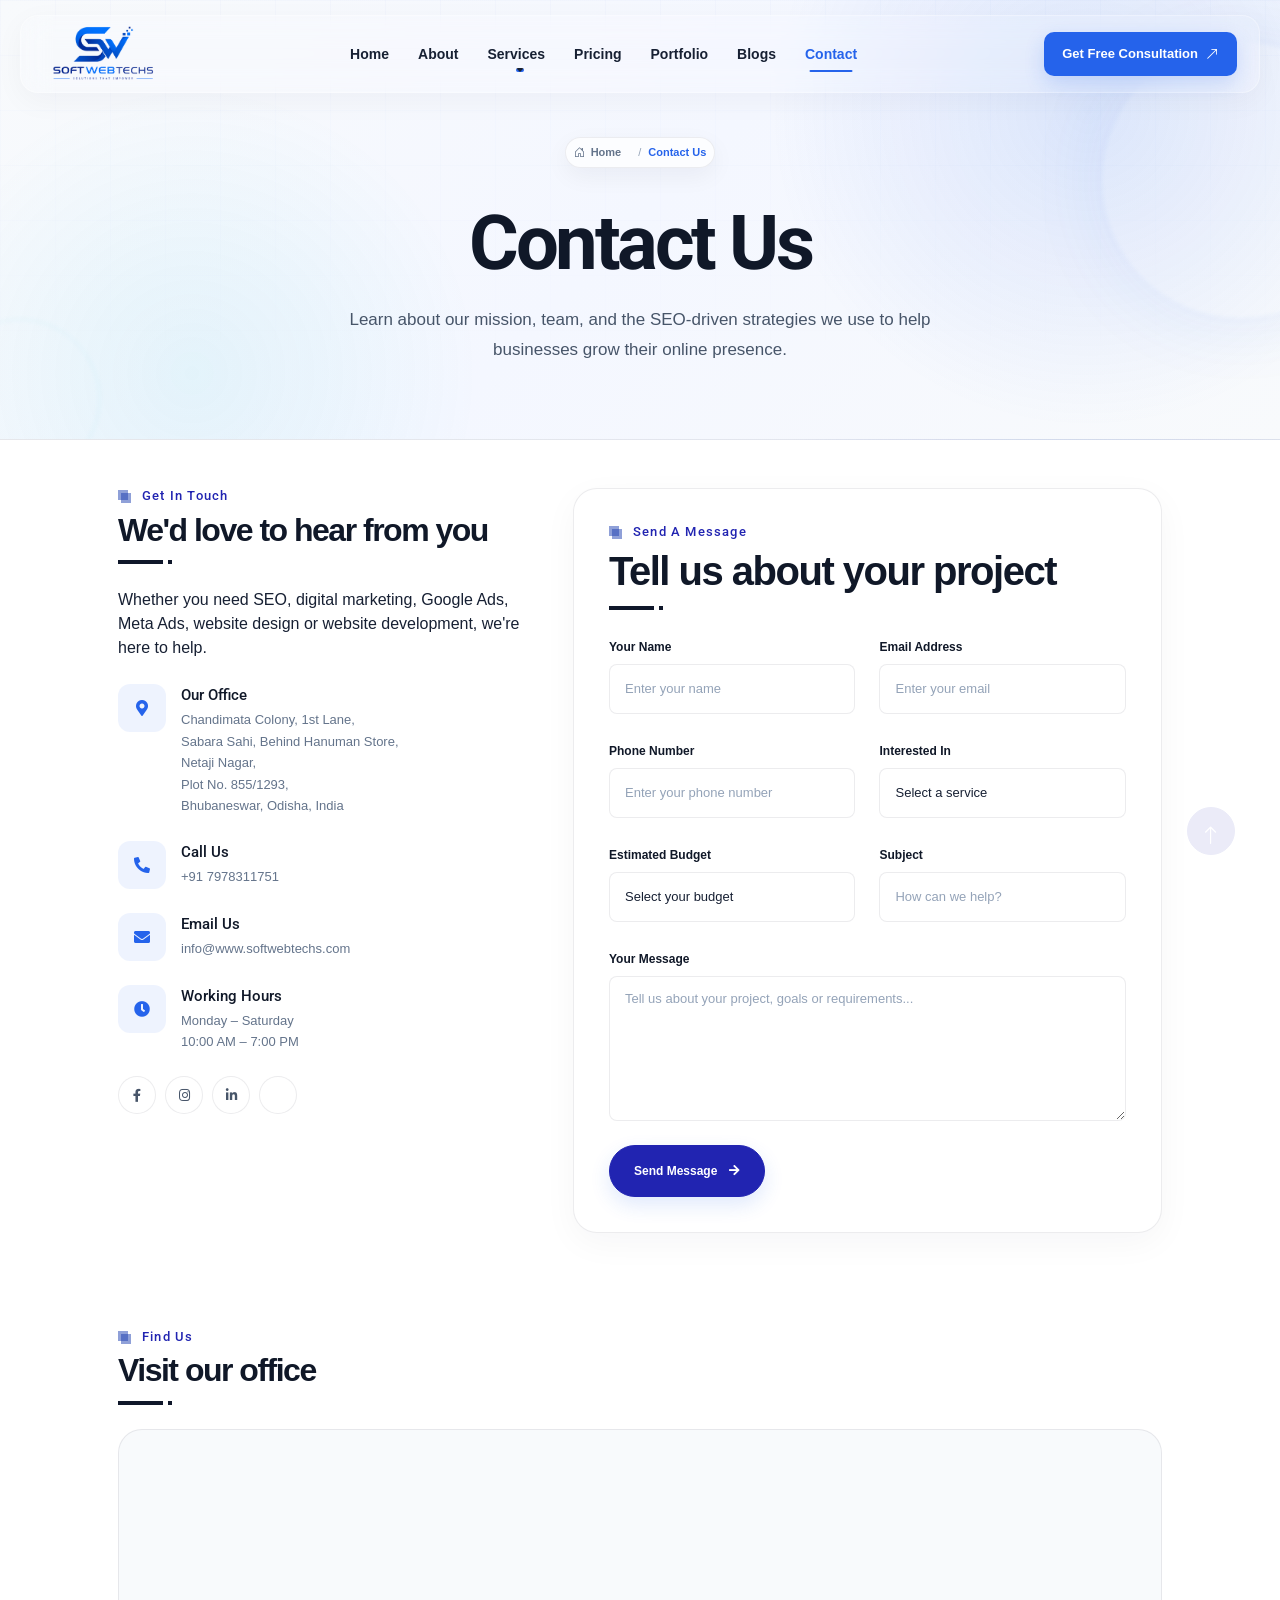
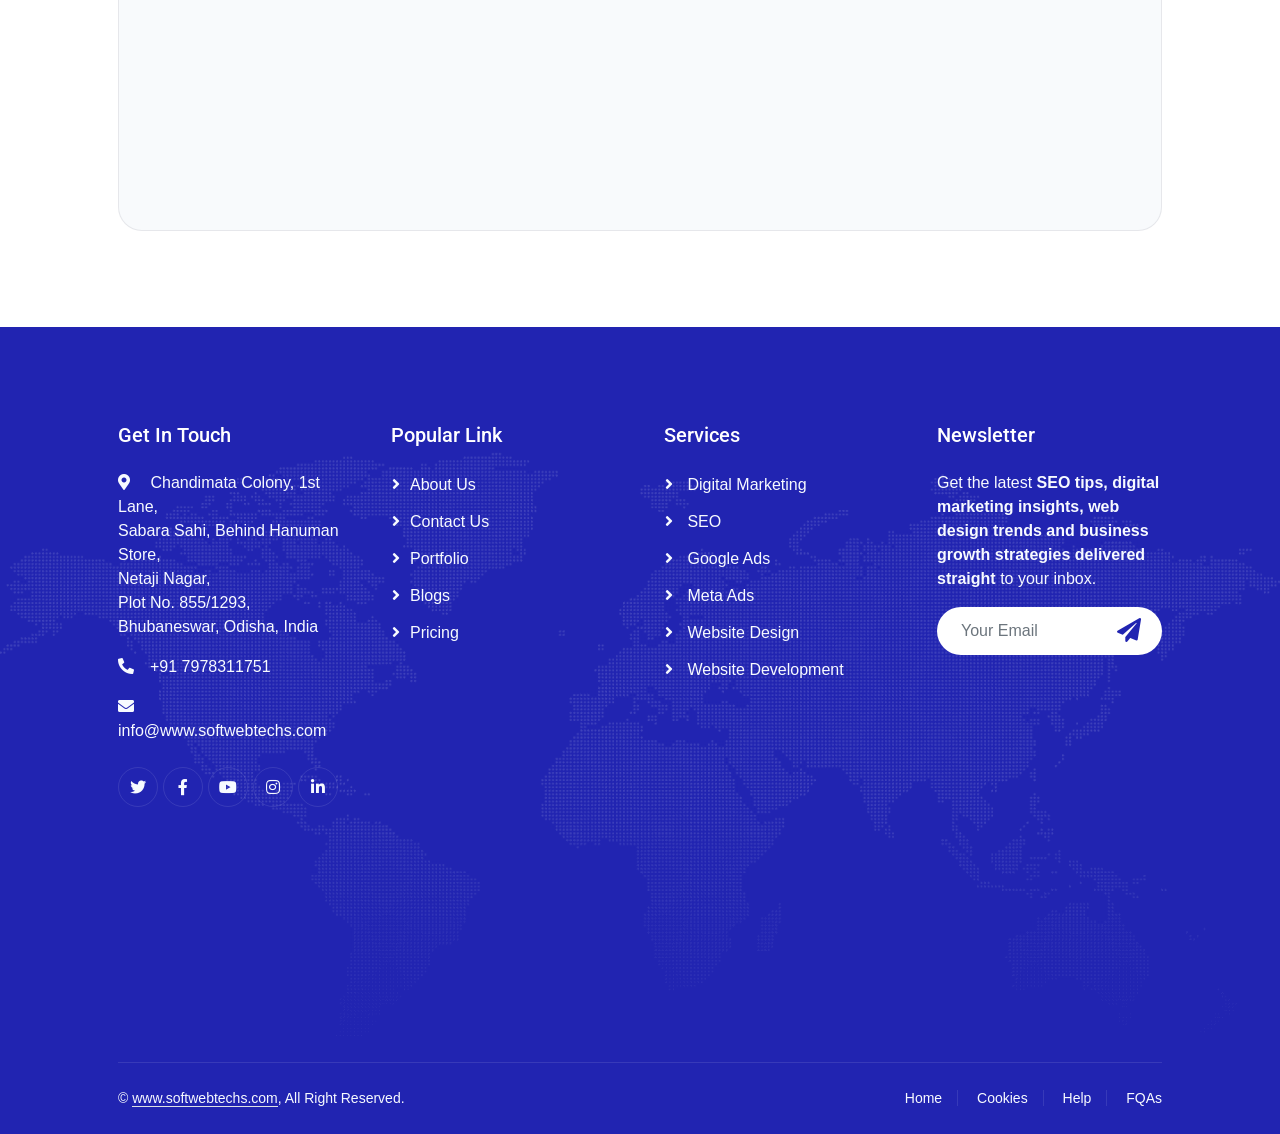
<file: contact.html>
<!DOCTYPE html>
<html lang="en">

<head>
    <!-- ============================= -->
    <!-- BASIC META -->
    <!-- ============================= -->
    <meta charset="utf-8">

    <title>SoftWebTechs | SEO, Digital Marketing & Web Development Company</title>

    <meta name="viewport" content="width=device-width, initial-scale=1.0">

    <meta name="description"
        content="SoftWebTechs provides SEO, digital marketing, web design and development, social media marketing, local SEO and online growth solutions for businesses.">

    <meta name="keywords"
        content="SEO company, digital marketing company, SEO services, web development company, website design, social media marketing, local SEO, search engine optimization">

    <meta name="author" content="SoftWebTechs">

    <meta name="robots" content="index, follow">

    <meta name="googlebot" content="index, follow">

    <!-- Canonical URL -->
    <link rel="canonical" href="https://www.softwebtechs.com/">

    <!-- ============================= -->
    <!-- FAVICON -->
    <!-- ============================= -->
    <link rel="icon" type="image/png" sizes="32x32" href="img/favicon.png">
    <link rel="icon" type="image/png" sizes="16x16" href="img/favicon.png">

    <link rel="apple-touch-icon" sizes="180x180" href="img/favicon.png">

    <link rel="manifest" href="site.www.softwebtechs.com">

    <!-- ============================= -->
    <!-- THEME / MOBILE -->
    <!-- ============================= -->
    <meta name="theme-color" content="#0d6efd">
    <meta name="msapplication-TileColor" content="#0d6efd">

    <!-- ============================= -->
    <!-- GOOGLE / SEARCH -->
    <!-- ============================= -->
    <meta name="google" content="notranslate">

    <!-- ============================= -->
    <!-- OPEN GRAPH / FACEBOOK -->
    <!-- ============================= -->
    <meta property="og:type" content="website">

    <meta property="og:title"
        content="SoftWebTechs | SEO, Digital Marketing & Web Development">

    <meta property="og:description"
        content="Grow your business with professional SEO, digital marketing, web design and development solutions from SoftWebTechs.">

    <meta property="og:url"
        content="https://www.softwebtechs.com/">

    <meta property="og:site_name"
        content="SoftWebTechs">

    <meta property="og:image"
        content="https://www.softwebtechs.com/img/og-image.jpg">

    <meta property="og:image:width" content="1200">
    <meta property="og:image:height" content="630">

    <meta property="og:image:alt"
        content="SoftWebTechs - SEO and Digital Marketing Company">

    <!-- ============================= -->
    <!-- TWITTER / X -->
    <!-- ============================= -->
    <meta name="twitter:card" content="summary_large_image">

    <meta name="twitter:title"
        content="SoftWebTechs | SEO & Digital Marketing Company">

    <meta name="twitter:description"
        content="Professional SEO, digital marketing, web design and development solutions for business growth.">

    <meta name="twitter:image"
        content="https://www.softwebtechs.com/img/og-image.jpg">

    <!-- ============================= -->
    <!-- GOOGLE WEB FONTS -->
    <!-- ============================= -->
    <link rel="preconnect" href="https://fonts.googleapis.com">
    <link rel="preconnect" href="https://fonts.gstatic.com" crossorigin>

    <link href="https://fonts.googleapis.com/css2?family=Heebo:wght@400;500;600;700&family=Roboto:wght@400;500;700;900&display=swap"
        rel="stylesheet">

    <!-- ============================= -->
    <!-- ICONS -->
    <!-- ============================= -->
    <link
        href="https://cdnjs.cloudflare.com/ajax/libs/font-awesome/5.10.0/css/all.min.css"
        rel="stylesheet">

    <link
        href="https://cdn.jsdelivr.net/npm/bootstrap-icons@1.4.1/font/bootstrap-icons.css"
        rel="stylesheet">

    <!-- ============================= -->
    <!-- ANIMATION -->
    <!-- ============================= -->
    <link href="lib/animate/animate.min.css" rel="stylesheet">

    <!-- ============================= -->
    <!-- BOOTSTRAP -->
    <!-- ============================= -->
    <link href="css/bootstrap.min.css" rel="stylesheet">

    <!-- ============================= -->
    <!-- CUSTOM CSS -->
    <!-- ============================= -->
    <link href="css/style.css" rel="stylesheet">

</head>

<body>
    <div class="container-fluid bg-white p-0">
        <!-- Spinner Start -->
        <div id="spinner" class="show bg-white position-fixed translate-middle w-100 vh-100 top-50 start-50 d-flex align-items-center justify-content-center">
            

            <!-- LOGO -->
                    <a
                        href="index.html"
                        class="brand-logo"
                        aria-label="Agency Home"
                    >
<img class="img-fluid site-logo" src="img/logo.png" alt="Logo">                         

                    </a>
        </div>
        <!-- Spinner End -->

 <header>

        <div class="navbar-wrapper">

            <nav
                class="navbar-custom"
                id="mainNavbar"
                aria-label="Main navigation"
            >

                <div class="navbar-inner">

                    <!-- LOGO -->
                    <a
                        href="index.html"
                        class="brand-logo"
                        aria-label="Agency Home"
                    >
<img class="img-fluid site-logo" src="img/logo.png" alt="Logo">                         

                    </a>


                    <!-- DESKTOP NAVIGATION -->
                   <div class="desktop-navigation">

    <a href="index.html" class="nav-link-custom">
        Home
    </a>

    <a href="about.html" class="nav-link-custom">
        About
    </a>

    <!-- SERVICES -->
    <div class="dropdown">

        <a
            href="#services"
            class="nav-link-custom services-link dropdown-toggle"
            id="servicesDropdown"
            role="button"
            data-bs-toggle="dropdown"
            aria-expanded="false"
        >
            Services
        </a>

        <ul class="dropdown-menu custom-dropdown" aria-labelledby="servicesDropdown">

            <li>
                <a class="dropdown-item" href="digital-marketing.html">
                    Digital Marketing
                </a>
            </li>

            <li>
                <a class="dropdown-item" href="seo.html">
                    SEO
                </a>
            </li>

            <li>
                <a class="dropdown-item" href="google-ads.html">
                    Google Ads
                </a>
            </li>

            <li>
                <a class="dropdown-item" href="meta-ads.html">
                    Meta Ads
                </a>
            </li>

            <li>
                <a class="dropdown-item" href="website-design.html">
                    Website Design
                </a>
            </li>

            <li>
                <a class="dropdown-item" href="website-development.html">
                    Website Development
                </a>
            </li>

        </ul>

    </div>

    <a href="pricing.html" class="nav-link-custom">
        Pricing
    </a>

    <a href="portfolio.html" class="nav-link-custom">
        Portfolio
    </a>

    <a href="blogs.html" class="nav-link-custom">
        Blogs
    </a>

    <a href="contact.html" class="nav-link-custom">
        Contact
    </a>

</div>


                    <!-- DESKTOP CTA -->
                    <div class="desktop-cta">

                        <a
                            href="#contact"
                            class="btn-consultation"
                        >
                            Get Free Consultation

                            <i class="bi bi-arrow-up-right"></i>
                        </a>

                    </div>


                    <!-- MOBILE BUTTON -->
                    <button
                        type="button"
                        class="mobile-menu-toggle"
                        id="mobileMenuToggle"
                        aria-label="Open navigation"
                        aria-expanded="false"
                        aria-controls="mobileMenu"
                    >

                        <span class="hamburger-line"></span>
                        <span class="hamburger-line"></span>
                        <span class="hamburger-line"></span>

                    </button>

                </div>

            </nav>

        </div>


        <!-- MOBILE OVERLAY -->
        <div
            class="mobile-menu-overlay"
            id="mobileMenuOverlay"
        ></div>


        <!-- MOBILE MENU -->
        <aside
            class="mobile-menu"
            id="mobileMenu"
            aria-hidden="true"
        >

            <!-- HEADER -->
            <div class="mobile-menu-header">

                <a
                    href="index.html"
                    class="brand-logo mobile-logo"
                >

                    <span class="logo-icon">
                        <i class="bi bi-bar-chart-fill"></i>
                    </span>

                    <span class="logo-text">
                        Growth<span>Lab</span>
                    </span>

                </a>


                <button
                    type="button"
                    class="mobile-menu-close"
                    id="mobileMenuClose"
                    aria-label="Close navigation"
                >
                    <i class="bi bi-x-lg"></i>
                </button>

            </div>


            <!-- MOBILE NAVIGATION -->
            <div class="mobile-navigation">

                <a
                    href="index.html"
                    class="mobile-nav-link"
                >
                    Home
                </a>

                <a
                    href="about.html"
                    class="mobile-nav-link"
                >
                    About
                </a>


                <!-- MOBILE SERVICES -->
                <div>

                    <button
                        type="button"
                        class="mobile-services-toggle"
                        id="mobileServicesToggle"
                        aria-expanded="false"
                    >

                        <span>Services</span>

                        <i class="bi bi-chevron-down"></i>

                    </button>

<div 
    class="mobile-services-list" 
    id="mobileServicesList"
>

    <a 
        href="digital-marketing.html" 
        class="mobile-service-link"
    >
        Digital Marketing
    </a>

    <a 
        href="seo.html" 
        class="mobile-service-link"
    >
        SEO
    </a>

    <a 
        href="google-ads.html" 
        class="mobile-service-link"
    >
        Google Ads
    </a>

    <a 
        href="meta-ads.html" 
        class="mobile-service-link"
    >
        Meta Ads
    </a>

    <a 
        href="website-design.html" 
        class="mobile-service-link"
    >
        Website Design
    </a>

    <a 
        href="website-development.html" 
        class="mobile-service-link"
    >
        Website Development
    </a>

</div>

                </div>


                <a
                    href="pricing.html"
                    class="mobile-nav-link"
                >
                Pricing
                </a>

                <a
                    href="portfolio.html"
                    class="mobile-nav-link"
                >
                    Portfolio
                </a>

                <a
                    href="blogs.html"
                    class="mobile-nav-link"
                >
                    Blogs
                </a>

                <a
                    href="contact.html"
                    class="mobile-nav-link"
                >
                    Contact
                </a>

            </div>


            <!-- MOBILE CTA -->
            <div class="mobile-cta">

                <a
                    href="#contact"
                    class="btn-consultation"
                >
                    Get Free Consultation

                    <i class="bi bi-arrow-up-right"></i>
                </a>

            </div>

        </aside>

    </header>
<main>  
<section class="page-header">

    <!-- Decorative Background -->
    <div class="page-header-glow page-header-glow-1"></div>
    <div class="page-header-glow page-header-glow-2"></div>

    <div class="page-header-grid"></div>

    <div class="container">

        <div class="page-header-content">

            <!-- Breadcrumb -->
            <nav aria-label="breadcrumb"
                 class="page-breadcrumb">

                <ol class="breadcrumb mb-0">

                    <li class="breadcrumb-item">
                        <a href="index.html">
                            <i class="bi bi-house-door"></i>
                            Home
                        </a>
                    </li>


                    <li class="breadcrumb-item active"
                        aria-current="page">

                Contact  Us

                    </li>

                </ol>

            </nav>


            <!-- Eyebrow -->

            <!-- <div class="page-header-eyebrow">

                <span></span>

                SEO & DIGITAL GROWTH

                <span></span>

            </div> -->


            <!-- Title -->

            <h1 class="page-header-title">

          Contact  Us
 
            </h1>


            <!-- Description -->

            <p class="page-header-description">

                Learn about our mission, team, and the SEO-driven strategies
                we use to help businesses grow their online presence.

            </p>


   

        </div>

    </div>

</section>
 
 

 
    <!-- =====================================================
         CONTACT INTRO
    ====================================================== -->

    <section class="container-fluid py-5">

        <div class="container px-lg-5">

            <!-- <div class="text-center mb-5"> <!-- <div class="text-center mb-5">

                <div class="section-title position-relative mb-4 pb-2">

                    <h6 class="position-relative text-primary ps-4">
                        Contact Us
                    </h6>

                    <h2 class="mt-2">
                        Let's talk about your digital growth
                    </h2>

                </div>

                <p class="mx-auto mb-0"
                   style="max-width: 650px;">

                    Have a project, question or growth challenge?
                    Tell us what you're looking to achieve and our
                    team will help you find the right digital solution.

                </p>

            </div> -->


            <!-- =================================================
                 CONTACT CONTENT
            ================================================== -->

            <div class="row g-5">


                <!-- CONTACT INFORMATION -->

                <div class="col-lg-5">

                    <div class="section-title position-relative mb-4 pb-2">

                        <h6 class="position-relative text-primary ps-4">
                            Get In Touch
                        </h6>

                        <h2 class="mt-2">
                            We'd love to hear from you
                        </h2>

                    </div>

                    <p class="mb-4">

                        Whether you need SEO, digital marketing,
                        Google Ads, Meta Ads, website design or
                        website development, we're here to help.

                    </p>


                    <!-- Address -->

                    <div class="contact-info-item">

                        <div class="contact-info-icon">

                            <i class="fa fa-map-marker-alt"></i>

                        </div>

                        <div>

                            <h5>
                                Our Office
                            </h5>

                                          <p>
     
    Chandimata Colony, 1st Lane,<br>
    Sabara Sahi, Behind Hanuman Store,<br>
    Netaji Nagar,<br>
    Plot No. 855/1293,<br>
    Bhubaneswar, Odisha, India
</p>

                        </div>

                    </div>


                    <!-- Phone -->

                    <div class="contact-info-item">

                        <div class="contact-info-icon">

                            <i class="fa fa-phone-alt"></i>

                        </div>

                        <div>

                            <h5>
                                Call Us
                            </h5>

                            <p>
                             +91 7978311751
                            </p>

                        </div>

                    </div>


                    <!-- Email -->

                    <div class="contact-info-item">

                        <div class="contact-info-icon">

                            <i class="fa fa-envelope"></i>

                        </div>

                        <div>

                            <h5>
                                Email Us
                            </h5>

                            <p>
info@www.softwebtechs.com                            </p>

                        </div>

                    </div>


                    <!-- Working Hours -->

                    <div class="contact-info-item">

                        <div class="contact-info-icon">

                            <i class="fa fa-clock"></i>

                        </div>

                        <div>

                            <h5>
                                Working Hours
                            </h5>

                            <p>
                                Monday – Saturday<br>
                                10:00 AM – 7:00 PM
                            </p>

                        </div>

                    </div>


                    <!-- Social -->

                    <div class="contact-social mt-4">

                        <a href="#" aria-label="Facebook">
                            <i class="fab fa-facebook-f"></i>
                        </a>

                        <a href="#" aria-label="Instagram">
                            <i class="fab fa-instagram"></i>
                        </a>

                        <a href="#" aria-label="LinkedIn">
                            <i class="fab fa-linkedin-in"></i>
                        </a>

                        <a href="#" aria-label="Twitter">
                            <i class="fab fa-x-twitter"></i>
                        </a>

                    </div>

                </div>


                <!-- CONTACT FORM -->

                <div class="col-lg-7">

                    <div class="contact-form-wrapper">

                        <div class="section-title position-relative mb-4 pb-2">

                            <h6 class="position-relative text-primary ps-4">
                                Send A Message
                            </h6>

                            <h2 class="mt-2">
                                Tell us about your project
                            </h2>

                        </div>


                        <form
                            action="#"
                            method="post"
                            class="contact-form"
                        >

                            <div class="row g-4">


                                <!-- Name -->

                                <div class="col-md-6">

                                    <label
                                        for="contactName"
                                        class="form-label"
                                    >
                                        Your Name
                                    </label>

                                    <input
                                        type="text"
                                        id="contactName"
                                        name="name"
                                        class="form-control"
                                        placeholder="Enter your name"
                                        required
                                    >

                                </div>


                                <!-- Email -->

                                <div class="col-md-6">

                                    <label
                                        for="contactEmail"
                                        class="form-label"
                                    >
                                        Email Address
                                    </label>

                                    <input
                                        type="email"
                                        id="contactEmail"
                                        name="email"
                                        class="form-control"
                                        placeholder="Enter your email"
                                        required
                                    >

                                </div>


                                <!-- Phone -->

                                <div class="col-md-6">

                                    <label
                                        for="contactPhone"
                                        class="form-label"
                                    >
                                        Phone Number
                                    </label>

                                    <input
                                        type="tel"
                                        id="contactPhone"
                                        name="phone"
                                        class="form-control"
                                        placeholder="Enter your phone number"
                                    >

                                </div>


                                <!-- Service -->

                                <div class="col-md-6">

                                    <label
                                        for="contactService"
                                        class="form-label"
                                    >
                                        Interested In
                                    </label>

                                    <select
                                        id="contactService"
                                        name="service"
                                        class="form-select"
                                        required
                                    >

                                        <option value="">
                                            Select a service
                                        </option>

                                        <option value="digital-marketing">
                                            Digital Marketing
                                        </option>

                                        <option value="seo">
                                            SEO
                                        </option>

                                        <option value="google-ads">
                                            Google Ads
                                        </option>

                                        <option value="meta-ads">
                                            Meta Ads
                                        </option>

                                        <option value="website-design">
                                            Website Design
                                        </option>

                                        <option value="website-development">
                                            Website Development
                                        </option>

                                    </select>

                                </div>


                                <!-- Budget -->

                                <div class="col-md-6">

                                    <label
                                        for="contactBudget"
                                        class="form-label"
                                    >
                                        Estimated Budget
                                    </label>

                                    <select
                                        id="contactBudget"
                                        name="budget"
                                        class="form-select"
                                    >

                                        <option value="">
                                            Select your budget
                                        </option>

                                        <option value="under-10k">
                                            Under ₹10,000
                                        </option>

                                        <option value="10k-25k">
                                            ₹10,000 – ₹25,000
                                        </option>

                                        <option value="25k-50k">
                                            ₹25,000 – ₹50,000
                                        </option>

                                        <option value="50k-1l">
                                            ₹50,000 – ₹1,00,000
                                        </option>

                                        <option value="1l-plus">
                                            ₹1,00,000+
                                        </option>

                                    </select>

                                </div>


                                <!-- Subject -->

                                <div class="col-md-6">

                                    <label
                                        for="contactSubject"
                                        class="form-label"
                                    >
                                        Subject
                                    </label>

                                    <input
                                        type="text"
                                        id="contactSubject"
                                        name="subject"
                                        class="form-control"
                                        placeholder="How can we help?"
                                    >

                                </div>


                                <!-- Message -->

                                <div class="col-12">

                                    <label
                                        for="contactMessage"
                                        class="form-label"
                                    >
                                        Your Message
                                    </label>

                                    <textarea
                                        id="contactMessage"
                                        name="message"
                                        class="form-control"
                                        rows="6"
                                        placeholder="Tell us about your project, goals or requirements..."
                                        required
                                    ></textarea>

                                </div>


                                <!-- Submit -->

                                <div class="col-12">

                                    <button
                                        type="submit"
                                        class="btn btn-primary px-4 py-3"
                                    >

                                        Send Message

                                        <i class="fa fa-arrow-right ms-2"></i>

                                    </button>

                                </div>

                            </div>

                        </form>

                    </div>

                </div>

            </div>

        </div>

    </section>


    <!-- =====================================================
         QUICK CONTACT
    ====================================================== -->

    <!-- <section class="container-fluid py-5 bg-light">

        <div class="container px-lg-5">

            <div class="row g-4">


                <div class="col-md-4">

                    <div class="contact-quick-card text-center">

                        <div class="contact-quick-icon">

                            <i class="fa fa-phone-alt"></i>

                        </div>

                        <h5>
                            Call Our Team
                        </h5>

                        <p>
                            Have an urgent question?
                        </p>

                        <a href="tel:+910000000000">
                            +91 00000 00000
                        </a>

                    </div>

                </div>


                <div class="col-md-4">

                    <div class="contact-quick-card text-center">

                        <div class="contact-quick-icon">

                            <i class="fa fa-envelope"></i>

                        </div>

                        <h5>
                            Email Us
                        </h5>

                        <p>
                            Send us your requirements.
                        </p>

                        <a href="mailto:hello@youragency.com">
                            hello@youragency.com
                        </a>

                    </div>

                </div>


                <div class="col-md-4">

                    <div class="contact-quick-card text-center">

                        <div class="contact-quick-icon">

                            <i class="fab fa-whatsapp"></i>

                        </div>

                        <h5>
                            WhatsApp
                        </h5>

                        <p>
                            Chat with our team directly.
                        </p>

                        <a href="#">
                            Start Conversation
                        </a>

                    </div>

                </div>


            </div>

        </div>

    </section> -->


    <!-- =====================================================
         MAP / LOCATION
    ====================================================== -->

    <section class="container-fluid py-5">

        <div class="container px-lg-5">

            <div class="section-title position-relative mb-4 pb-2">

                <h6 class="position-relative text-primary ps-4">
                    Find Us
                </h6>

                <h2 class="mt-2">
                    Visit our office
                </h2>

            </div>


            <div class="contact-map">

                <!-- Replace with your Google Maps iframe -->
<iframe src="https://www.google.com/maps/embed?pb=!1m18!1m12!1m3!1d3386.490967331761!2d85.85873422469524!3d20.29222171266909!2m3!1f0!2f0!3f0!3m2!1i1024!2i768!4f13.1!3m3!1m2!1s0x3a190a0fb9be3c4b%3A0x80a3d4bb8f350d7e!2sChandimata%20Colony%2C%20Rasulgarh%2C%20Bhubaneswar%2C%20Odisha%20751010!5e1!3m2!1sen!2sin!4v1786867472023!5m2!1sen!2sin" width="100%" height="300" style="border:0;" allowfullscreen="" loading="lazy" referrerpolicy="strict-origin-when-cross-origin"></iframe>
            </div>

        </div>

    </section>

 

 
 </main>
       <!-- Footer Start -->
         <!-- Footer Start -->
        <div class="container-fluid bg-primary text-light footer mt-5 pt-5 wow fadeIn" data-wow-delay="0.1s">
            <div class="container py-5 px-lg-5">
                <div class="row g-5">
                    <div class="col-md-6 col-lg-3">
                        <h5 class="text-white mb-4">Get In Touch</h5>
                  <p>
    <i class="fa fa-map-marker-alt me-3"></i>
    Chandimata Colony, 1st Lane,<br>
    Sabara Sahi, Behind Hanuman Store,<br>
    Netaji Nagar,<br>
    Plot No. 855/1293,<br>
    Bhubaneswar, Odisha, India
</p>
                        <p><i class="fa fa-phone-alt me-3"></i>+91 7978311751</p>
                        <p><i class="fa fa-envelope me-3"></i>info@www.softwebtechs.com</p>
                        <div class="d-flex pt-2">
                            <a class="btn btn-outline-light btn-social" href=""><i class="fab fa-twitter"></i></a>
                            <a class="btn btn-outline-light btn-social" href=""><i class="fab fa-facebook-f"></i></a>
                            <a class="btn btn-outline-light btn-social" href=""><i class="fab fa-youtube"></i></a>
                            <a class="btn btn-outline-light btn-social" href=""><i class="fab fa-instagram"></i></a>
                            <a class="btn btn-outline-light btn-social" href=""><i class="fab fa-linkedin-in"></i></a>
                        </div>
<iframe src="https://www.google.com/maps/embed?pb=!1m18!1m12!1m3!1d3386.490967331761!2d85.85873422469524!3d20.29222171266909!2m3!1f0!2f0!3f0!3m2!1i1024!2i768!4f13.1!3m3!1m2!1s0x3a190a0fb9be3c4b%3A0x80a3d4bb8f350d7e!2sChandimata%20Colony%2C%20Rasulgarh%2C%20Bhubaneswar%2C%20Odisha%20751010!5e1!3m2!1sen!2sin!4v1786867472023!5m2!1sen!2sin" width="100%" height="200" style="border:0;" allowfullscreen="" loading="lazy" referrerpolicy="strict-origin-when-cross-origin"></iframe>
                    </div>
                    <div class="col-md-6 col-lg-3">
                        <h5 class="text-white mb-4">Popular Link</h5>
                        <a class="btn btn-link" href="about.html">About Us</a>
                        <a class="btn btn-link" href="contact.html">Contact Us</a>
                        <a class="btn btn-link" href="portfolio.html">Portfolio</a>
                        <a class="btn btn-link" href="blogs.html">Blogs</a>
                        <a class="btn btn-link" href="pricing.html">Pricing</a>
                    </div>
                    <div class="col-md-6 col-lg-3">
     <h5 class="text-white mb-4">Services</h5>

    <a class="btn btn-link" href="digital-marketing.html">
        Digital Marketing
    </a>

    <a class="btn btn-link" href="seo.html">
        SEO
    </a>

    <a class="btn btn-link" href="google-ads.html">
        Google Ads
    </a>

    <a class="btn btn-link" href="meta-ads.html">
        Meta Ads
    </a>

    <a class="btn btn-link" href="website-design.html">
        Website Design
    </a>

    <a class="btn btn-link" href="website-development.html">
        Website Development
    </a>
                      </div>
                    <div class="col-md-6 col-lg-3">
                        <h5 class="text-white mb-4">Newsletter</h5>
                        <p>Get the latest <b> SEO tips, digital marketing insights, web design trends and business growth strategies delivered straight </b> to your inbox.</p>
                        <div class="position-relative w-100 mt-3">
                            <input class="form-control border-0 rounded-pill w-100 ps-4 pe-5" type="text" placeholder="Your Email" style="height: 48px;">
                            <button type="button" class="btn shadow-none position-absolute top-0 end-0 mt-1 me-2"><i class="fa fa-paper-plane text-primary fs-4"></i></button>
                        </div>
                    </div>
                </div>
            </div>
            <div class="container px-lg-5">
                <div class="copyright">
                    <div class="row">
                        <div class="col-md-6 text-center text-md-start mb-3 mb-md-0">
                            &copy; <a class="border-bottom" href="#">www.softwebtechs.com</a>, All Right Reserved. 
							<!--/*** The author’s attribution link below must remain intact on your website. ***/-->
                            <!--/*** If you wish to remove this credit link, please purchase the Pro Version from https://htmlcodex.com . ***/-->
                            <!-- Designed By <a class="border-bottom" href="https://htmlcodex.com">Xyz</a> -->
                        </div>
                        <div class="col-md-6 text-center text-md-end">
                            <div class="footer-menu">
                                <a href="">Home</a>
                                <a href="">Cookies</a>
                                <a href="">Help</a>
                                <a href="">FQAs</a>
                            </div>
                        </div>
                    </div>
                </div>
            </div>
        </div>
        <!-- Footer End -->


        <!-- Back to Top -->
        <a href="#" class="btn btn-lg btn-primary btn-lg-square back-to-top pt-2"><i class="bi bi-arrow-up"></i></a>
    </div>

    <!-- JavaScript Libraries -->
    <script src="https://code.jquery.com/jquery-3.4.1.min.js"></script>
    <script src="https://cdn.jsdelivr.net/npm/bootstrap@5.0.0/dist/js/bootstrap.bundle.min.js"></script>
    <script src="lib/wow/wow.min.js"></script>
    <script src="lib/easing/easing.min.js"></script>
    <script src="lib/waypoints/waypoints.min.js"></script>

    <!-- Template Javascript -->
    <script src="js/main.js"></script>
</body>

</html>
</file>
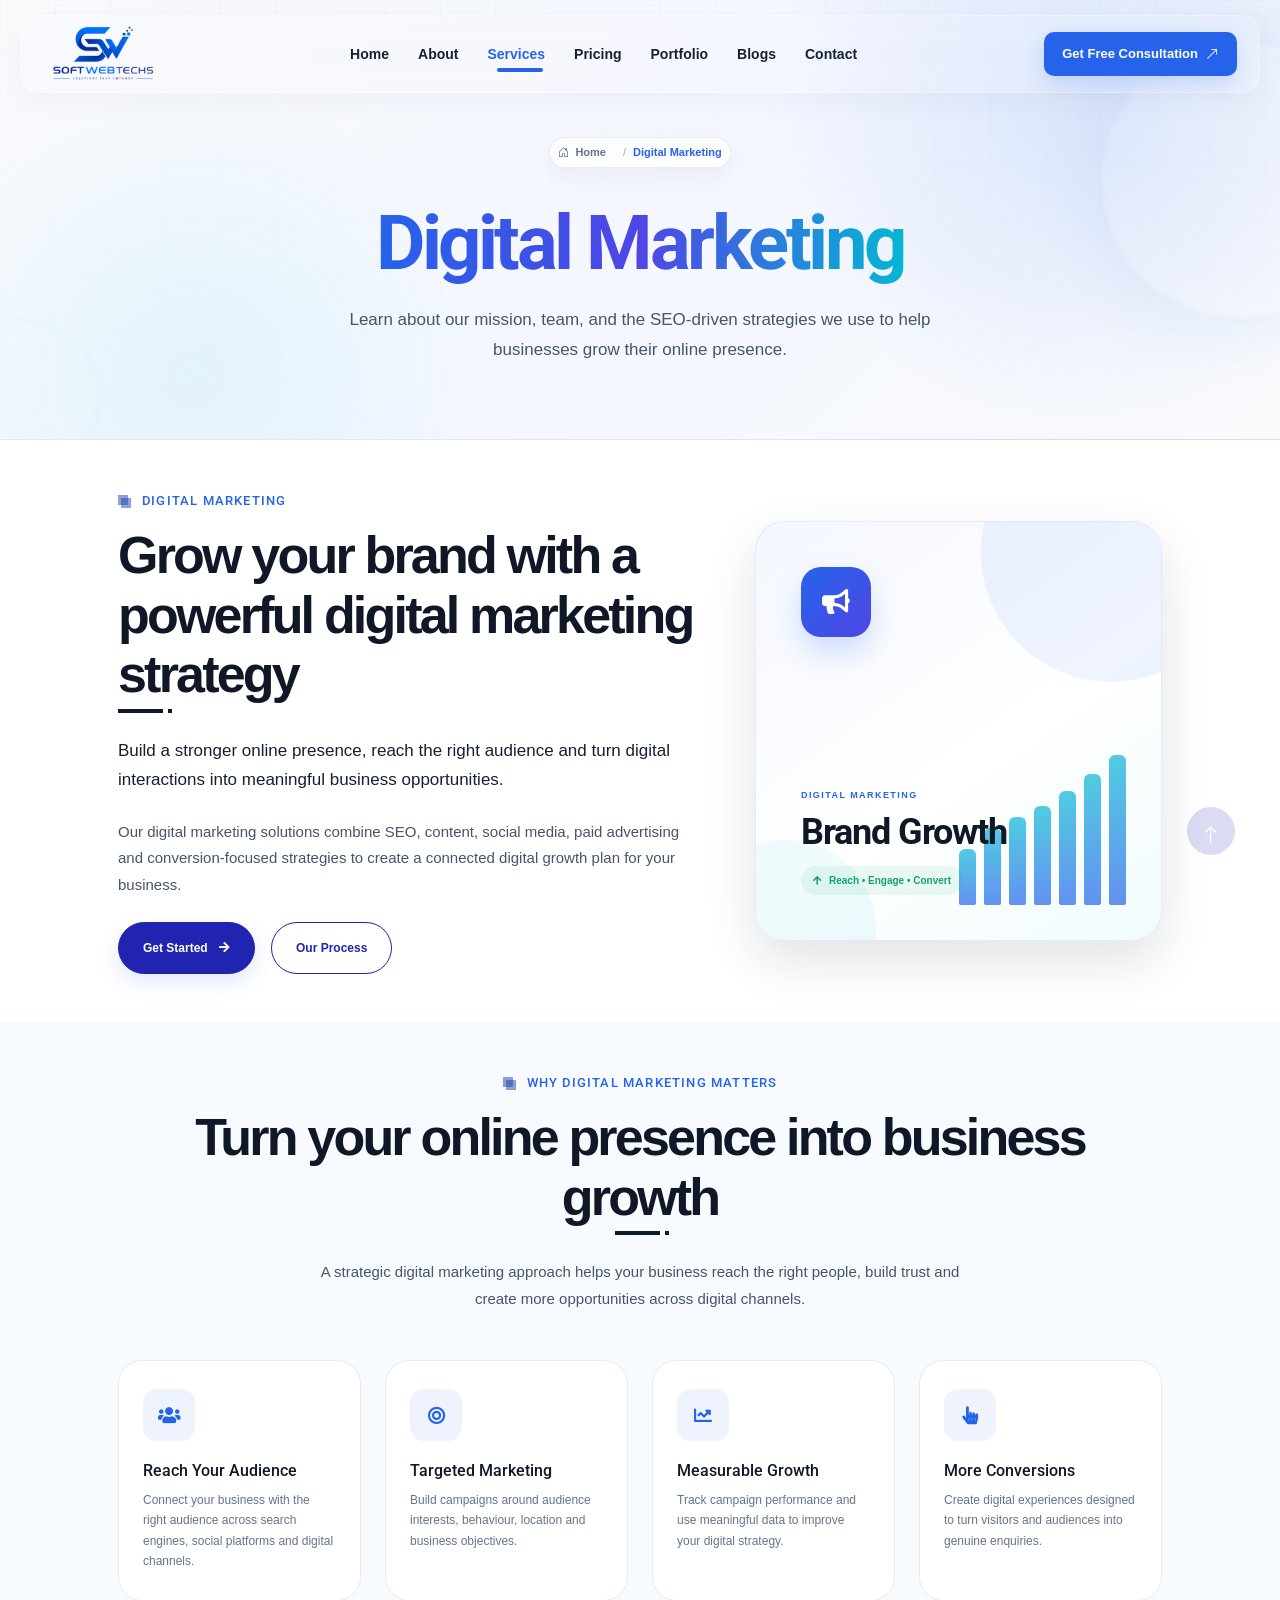
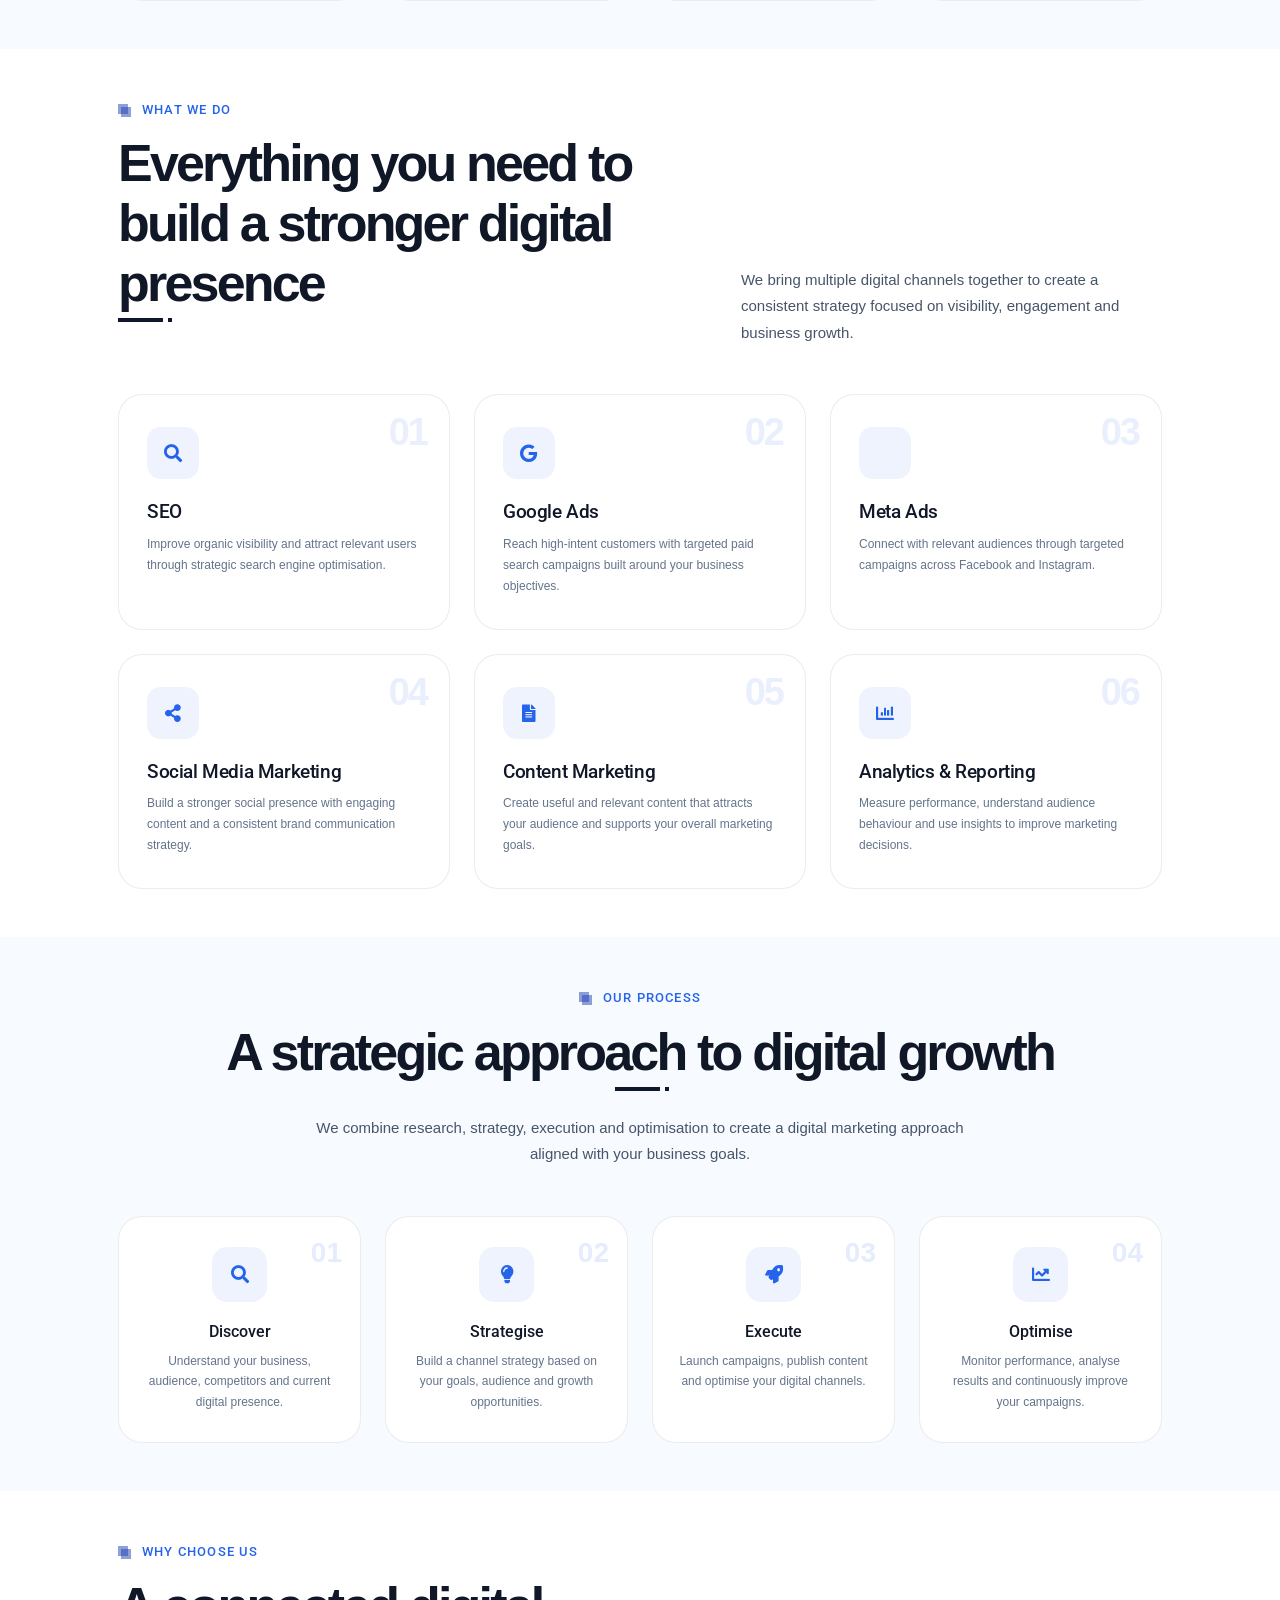
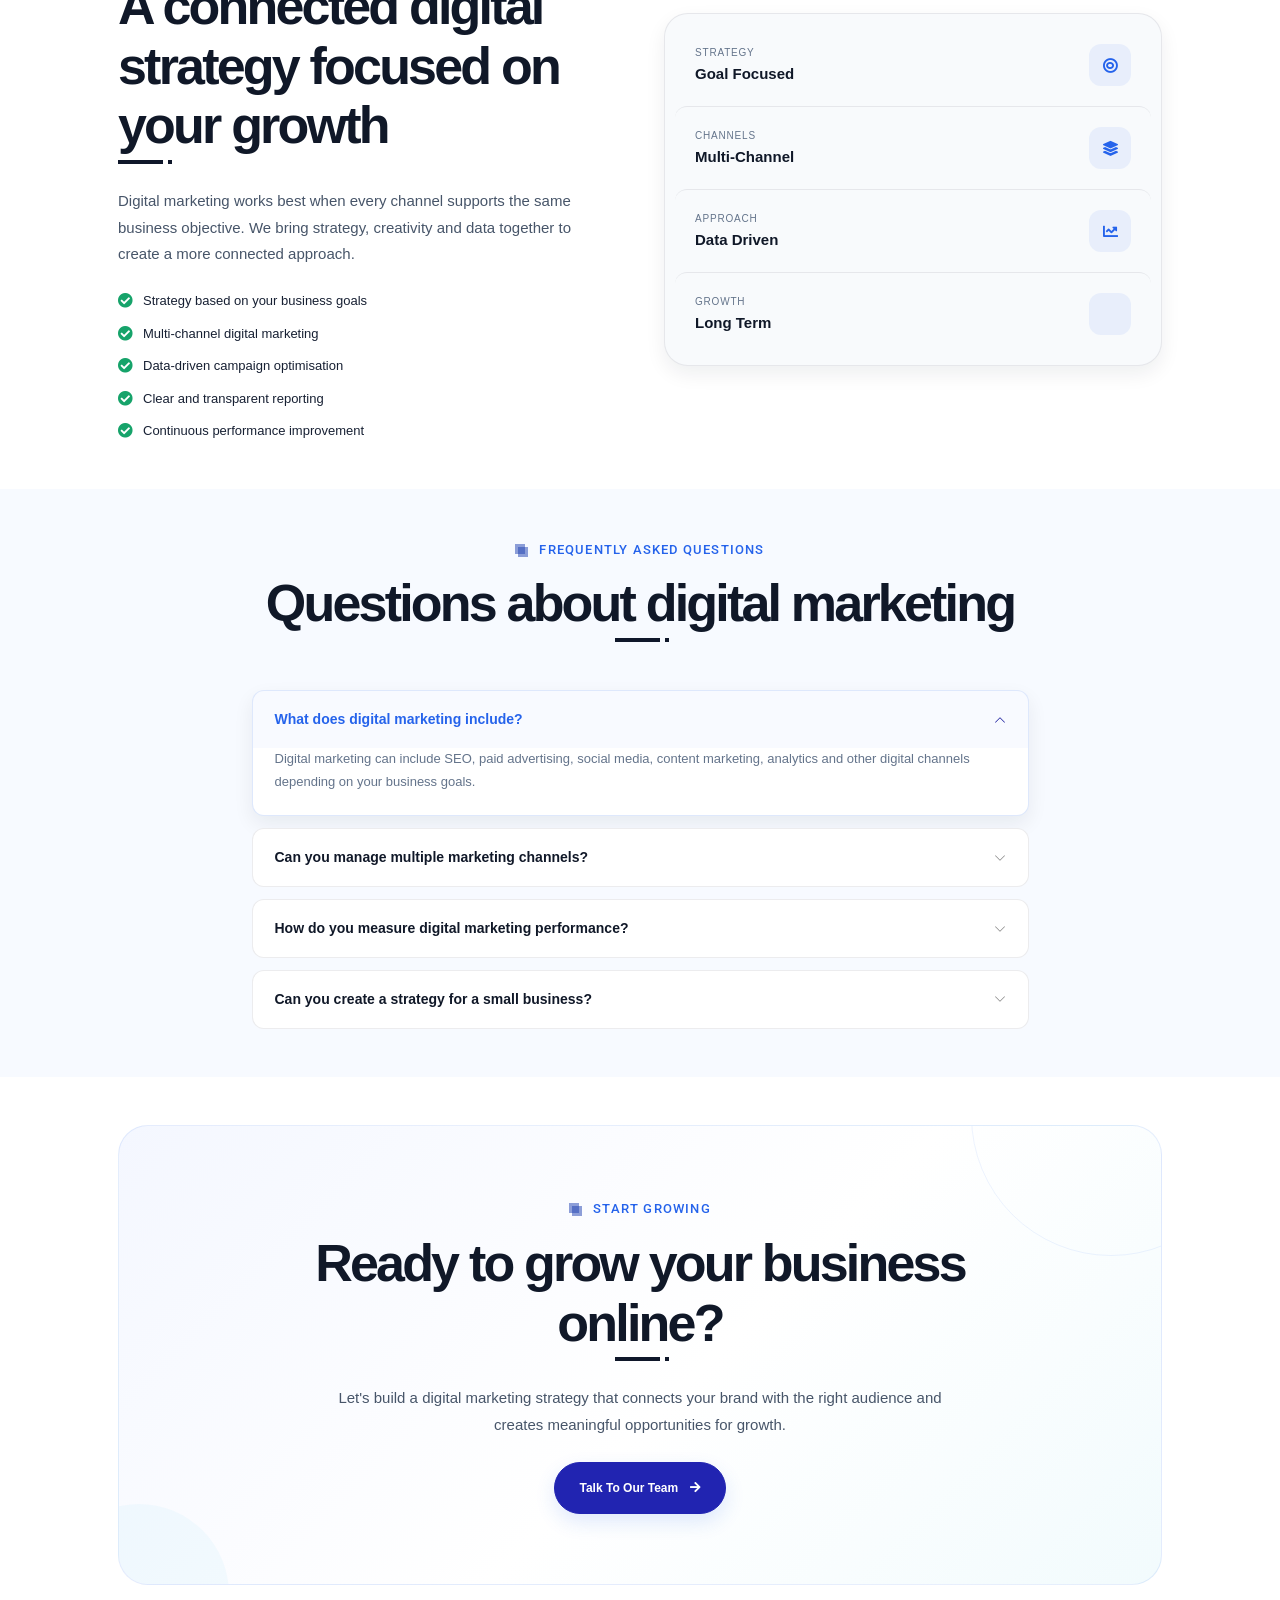
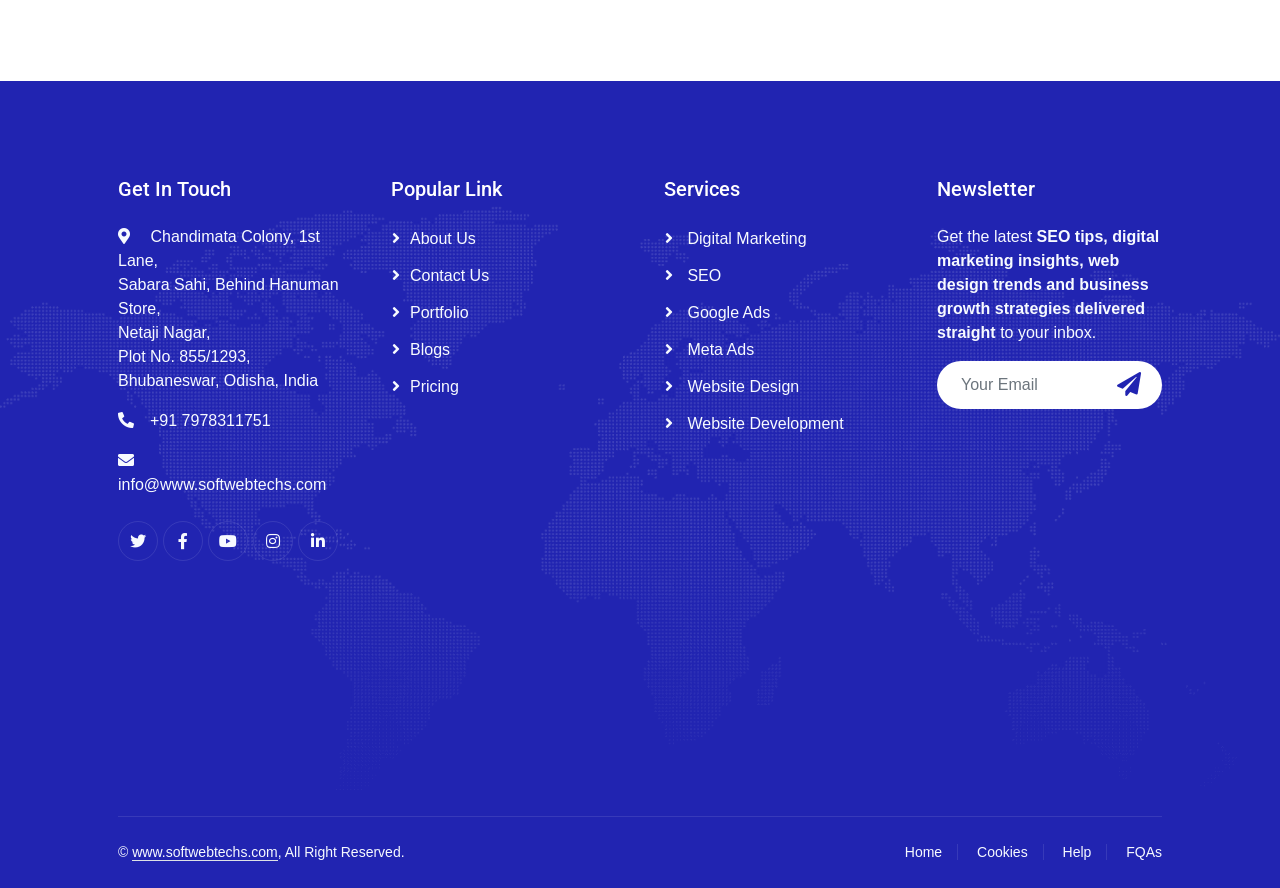
<file: digital-marketing.html>
<!DOCTYPE html>
<html lang="en">

<head>
    <!-- ============================= -->
    <!-- BASIC META -->
    <!-- ============================= -->
    <meta charset="utf-8">

    <title>SoftWebTechs | SEO, Digital Marketing & Web Development Company</title>

    <meta name="viewport" content="width=device-width, initial-scale=1.0">

    <meta name="description"
        content="SoftWebTechs provides SEO, digital marketing, web design and development, social media marketing, local SEO and online growth solutions for businesses.">

    <meta name="keywords"
        content="SEO company, digital marketing company, SEO services, web development company, website design, social media marketing, local SEO, search engine optimization">

    <meta name="author" content="SoftWebTechs">

    <meta name="robots" content="index, follow">

    <meta name="googlebot" content="index, follow">

    <!-- Canonical URL -->
    <link rel="canonical" href="https://www.softwebtechs.com/">

    <!-- ============================= -->
    <!-- FAVICON -->
    <!-- ============================= -->
    <link rel="icon" type="image/png" sizes="32x32" href="img/favicon.png">
    <link rel="icon" type="image/png" sizes="16x16" href="img/favicon.png">

    <link rel="apple-touch-icon" sizes="180x180" href="img/favicon.png">

    <link rel="manifest" href="site.www.softwebtechs.com">

    <!-- ============================= -->
    <!-- THEME / MOBILE -->
    <!-- ============================= -->
    <meta name="theme-color" content="#0d6efd">
    <meta name="msapplication-TileColor" content="#0d6efd">

    <!-- ============================= -->
    <!-- GOOGLE / SEARCH -->
    <!-- ============================= -->
    <meta name="google" content="notranslate">

    <!-- ============================= -->
    <!-- OPEN GRAPH / FACEBOOK -->
    <!-- ============================= -->
    <meta property="og:type" content="website">

    <meta property="og:title"
        content="SoftWebTechs | SEO, Digital Marketing & Web Development">

    <meta property="og:description"
        content="Grow your business with professional SEO, digital marketing, web design and development solutions from SoftWebTechs.">

    <meta property="og:url"
        content="https://www.softwebtechs.com/">

    <meta property="og:site_name"
        content="SoftWebTechs">

    <meta property="og:image"
        content="https://www.softwebtechs.com/img/og-image.jpg">

    <meta property="og:image:width" content="1200">
    <meta property="og:image:height" content="630">

    <meta property="og:image:alt"
        content="SoftWebTechs - SEO and Digital Marketing Company">

    <!-- ============================= -->
    <!-- TWITTER / X -->
    <!-- ============================= -->
    <meta name="twitter:card" content="summary_large_image">

    <meta name="twitter:title"
        content="SoftWebTechs | SEO & Digital Marketing Company">

    <meta name="twitter:description"
        content="Professional SEO, digital marketing, web design and development solutions for business growth.">

    <meta name="twitter:image"
        content="https://www.softwebtechs.com/img/og-image.jpg">

    <!-- ============================= -->
    <!-- GOOGLE WEB FONTS -->
    <!-- ============================= -->
    <link rel="preconnect" href="https://fonts.googleapis.com">
    <link rel="preconnect" href="https://fonts.gstatic.com" crossorigin>

    <link href="https://fonts.googleapis.com/css2?family=Heebo:wght@400;500;600;700&family=Roboto:wght@400;500;700;900&display=swap"
        rel="stylesheet">

    <!-- ============================= -->
    <!-- ICONS -->
    <!-- ============================= -->
    <link
        href="https://cdnjs.cloudflare.com/ajax/libs/font-awesome/5.10.0/css/all.min.css"
        rel="stylesheet">

    <link
        href="https://cdn.jsdelivr.net/npm/bootstrap-icons@1.4.1/font/bootstrap-icons.css"
        rel="stylesheet">

    <!-- ============================= -->
    <!-- ANIMATION -->
    <!-- ============================= -->
    <link href="lib/animate/animate.min.css" rel="stylesheet">

    <!-- ============================= -->
    <!-- BOOTSTRAP -->
    <!-- ============================= -->
    <link href="css/bootstrap.min.css" rel="stylesheet">

    <!-- ============================= -->
    <!-- CUSTOM CSS -->
    <!-- ============================= -->
    <link href="css/style.css" rel="stylesheet">

</head>

<body>
    <div class="container-fluid bg-white p-0">
        <!-- Spinner Start -->
        <div id="spinner" class="show bg-white position-fixed translate-middle w-100 vh-100 top-50 start-50 d-flex align-items-center justify-content-center">
            

            <!-- LOGO -->
                    <a
                        href="index.html"
                        class="brand-logo"
                        aria-label="Agency Home"
                    >
<img class="img-fluid site-logo" src="img/logo.png" alt="Logo">                         

                    </a>
        </div>
        <!-- Spinner End -->

 <header>

        <div class="navbar-wrapper">

            <nav
                class="navbar-custom"
                id="mainNavbar"
                aria-label="Main navigation"
            >

                <div class="navbar-inner">

                    <!-- LOGO -->
                    <a
                        href="index.html"
                        class="brand-logo"
                        aria-label="Agency Home"
                    >
<img class="img-fluid site-logo" src="img/logo.png" alt="Logo">                         

                    </a>


                    <!-- DESKTOP NAVIGATION -->
                   <div class="desktop-navigation">

    <a href="index.html" class="nav-link-custom">
        Home
    </a>

    <a href="about.html" class="nav-link-custom">
        About
    </a>

    <!-- SERVICES -->
    <div class="dropdown">

        <a
            href="#services"
            class="nav-link-custom services-link dropdown-toggle"
            id="servicesDropdown"
            role="button"
            data-bs-toggle="dropdown"
            aria-expanded="false"
        >
            Services
        </a>

        <ul class="dropdown-menu custom-dropdown" aria-labelledby="servicesDropdown">

            <li>
                <a class="dropdown-item" href="digital-marketing.html">
                    Digital Marketing
                </a>
            </li>

            <li>
                <a class="dropdown-item" href="seo.html">
                    SEO
                </a>
            </li>

            <li>
                <a class="dropdown-item" href="google-ads.html">
                    Google Ads
                </a>
            </li>

            <li>
                <a class="dropdown-item" href="meta-ads.html">
                    Meta Ads
                </a>
            </li>

            <li>
                <a class="dropdown-item" href="website-design.html">
                    Website Design
                </a>
            </li>

            <li>
                <a class="dropdown-item" href="website-development.html">
                    Website Development
                </a>
            </li>

        </ul>

    </div>

    <a href="pricing.html" class="nav-link-custom">
        Pricing
    </a>

    <a href="portfolio.html" class="nav-link-custom">
        Portfolio
    </a>

    <a href="blogs.html" class="nav-link-custom">
        Blogs
    </a>

    <a href="contact.html" class="nav-link-custom">
        Contact
    </a>

</div>


                    <!-- DESKTOP CTA -->
                    <div class="desktop-cta">

                        <a
                            href="#contact"
                            class="btn-consultation"
                        >
                            Get Free Consultation

                            <i class="bi bi-arrow-up-right"></i>
                        </a>

                    </div>


                    <!-- MOBILE BUTTON -->
                    <button
                        type="button"
                        class="mobile-menu-toggle"
                        id="mobileMenuToggle"
                        aria-label="Open navigation"
                        aria-expanded="false"
                        aria-controls="mobileMenu"
                    >

                        <span class="hamburger-line"></span>
                        <span class="hamburger-line"></span>
                        <span class="hamburger-line"></span>

                    </button>

                </div>

            </nav>

        </div>


        <!-- MOBILE OVERLAY -->
        <div
            class="mobile-menu-overlay"
            id="mobileMenuOverlay"
        ></div>


        <!-- MOBILE MENU -->
        <aside
            class="mobile-menu"
            id="mobileMenu"
            aria-hidden="true"
        >

            <!-- HEADER -->
            <div class="mobile-menu-header">

                <a
                    href="index.html"
                    class="brand-logo mobile-logo"
                >

                    <span class="logo-icon">
                        <i class="bi bi-bar-chart-fill"></i>
                    </span>

                    <span class="logo-text">
                        Growth<span>Lab</span>
                    </span>

                </a>


                <button
                    type="button"
                    class="mobile-menu-close"
                    id="mobileMenuClose"
                    aria-label="Close navigation"
                >
                    <i class="bi bi-x-lg"></i>
                </button>

            </div>


            <!-- MOBILE NAVIGATION -->
            <div class="mobile-navigation">

                <a
                    href="index.html"
                    class="mobile-nav-link"
                >
                    Home
                </a>

                <a
                    href="about.html"
                    class="mobile-nav-link"
                >
                    About
                </a>


                <!-- MOBILE SERVICES -->
                <div>

                    <button
                        type="button"
                        class="mobile-services-toggle"
                        id="mobileServicesToggle"
                        aria-expanded="false"
                    >

                        <span>Services</span>

                        <i class="bi bi-chevron-down"></i>

                    </button>

<div 
    class="mobile-services-list" 
    id="mobileServicesList"
>

    <a 
        href="digital-marketing.html" 
        class="mobile-service-link"
    >
        Digital Marketing
    </a>

    <a 
        href="seo.html" 
        class="mobile-service-link"
    >
        SEO
    </a>

    <a 
        href="google-ads.html" 
        class="mobile-service-link"
    >
        Google Ads
    </a>

    <a 
        href="meta-ads.html" 
        class="mobile-service-link"
    >
        Meta Ads
    </a>

    <a 
        href="website-design.html" 
        class="mobile-service-link"
    >
        Website Design
    </a>

    <a 
        href="website-development.html" 
        class="mobile-service-link"
    >
        Website Development
    </a>

</div>

                </div>


                <a
                    href="pricing.html"
                    class="mobile-nav-link"
                >
                Pricing
                </a>

                <a
                    href="portfolio.html"
                    class="mobile-nav-link"
                >
                    Portfolio
                </a>

                <a
                    href="blogs.html"
                    class="mobile-nav-link"
                >
                    Blogs
                </a>

                <a
                    href="contact.html"
                    class="mobile-nav-link"
                >
                    Contact
                </a>

            </div>


            <!-- MOBILE CTA -->
            <div class="mobile-cta">

                <a
                    href="#contact"
                    class="btn-consultation"
                >
                    Get Free Consultation

                    <i class="bi bi-arrow-up-right"></i>
                </a>

            </div>

        </aside>

    </header>
<main>  
<section class="page-header">

    <!-- Decorative Background -->
    <div class="page-header-glow page-header-glow-1"></div>
    <div class="page-header-glow page-header-glow-2"></div>

    <div class="page-header-grid"></div>

    <div class="container">

        <div class="page-header-content">

            <!-- Breadcrumb -->
            <nav aria-label="breadcrumb"
                 class="page-breadcrumb">

                <ol class="breadcrumb mb-0">

                    <li class="breadcrumb-item">
                        <a href="index.html">
                            <i class="bi bi-house-door"></i>
                            Home
                        </a>
                    </li>


                    <li class="breadcrumb-item active"
                        aria-current="page">

                       Digital Marketing

                    </li>

                </ol>

            </nav>


            <!-- Eyebrow -->

            <!-- <div class="page-header-eyebrow">

                <span></span>

                SEO & DIGITAL GROWTH

                <span></span>

            </div> -->


            <!-- Title -->

            <h1 class="page-header-title">

            
                <span>Digital Marketing</span>

            </h1>


            <!-- Description -->

            <p class="page-header-description">

                Learn about our mission, team, and the SEO-driven strategies
                we use to help businesses grow their online presence.

            </p>


   

        </div>

    </div>

</section>
     <section class="service-detail-body">

    <!-- =====================================================
         DIGITAL MARKETING INTRO
    ====================================================== -->

    <section class="container-fluid py-5">

        <div class="container px-lg-5">

            <div class="row align-items-center g-5">

                <div class="col-lg-7">

                    <div class="section-title position-relative mb-4 pb-2">

                        <h6 class="position-relative text-primary ps-4">
                            Digital Marketing
                        </h6>

                        <h2 class="mt-2">
                            Grow your brand with a powerful digital marketing strategy
                        </h2>

                    </div>

                    <p class="lead mb-4">

                        Build a stronger online presence, reach the right
                        audience and turn digital interactions into
                        meaningful business opportunities.

                    </p>

                    <p class="mb-4">

                        Our digital marketing solutions combine SEO,
                        content, social media, paid advertising and
                        conversion-focused strategies to create a
                        connected digital growth plan for your business.

                    </p>

                    <div class="d-flex flex-wrap gap-3">

                        <a
                            href="contact.html"
                            class="btn btn-primary px-4 py-3"
                        >
                            Get Started
                            <i class="fa fa-arrow-right ms-2"></i>
                        </a>

                        <a
                            href="#digital-marketing-process"
                            class="btn btn-outline-primary px-4 py-3"
                        >
                            Our Process
                        </a>

                    </div>

                </div>


                <div class="col-lg-5">

                    <div class="service-detail-visual">

                        <div class="service-visual-icon">
                            <i class="fa fa-bullhorn"></i>
                        </div>

                        <div class="service-visual-content">

                            <span>
                                DIGITAL MARKETING
                            </span>

                            <h3>
                                Brand Growth
                            </h3>

                            <div class="service-growth">

                                <i class="fa fa-arrow-up"></i>

                                Reach • Engage • Convert

                            </div>

                        </div>

                        <div class="service-visual-bars">

                            <span style="height:35%;"></span>
                            <span style="height:48%;"></span>
                            <span style="height:55%;"></span>
                            <span style="height:62%;"></span>
                            <span style="height:71%;"></span>
                            <span style="height:82%;"></span>
                            <span style="height:94%;"></span>

                        </div>

                    </div>

                </div>

            </div>

        </div>

    </section>


    <!-- =====================================================
         WHY DIGITAL MARKETING
    ====================================================== -->

    <section class="container-fluid py-5 bg-light">

        <div class="container px-lg-5">

            <div class="text-center mb-5">

                <div class="section-title position-relative mb-4 pb-2 text-center">

                    <h6 class="position-relative text-primary ps-4">
                        Why Digital Marketing Matters
                    </h6>

                    <h2 class="mt-2 text-center">
                        Turn your online presence into business growth
                    </h2>

                </div>

                <p class="mx-auto mb-0"
                   style="max-width: 680px;">

                    A strategic digital marketing approach helps your
                    business reach the right people, build trust and
                    create more opportunities across digital channels.

                </p>

            </div>


            <div class="row g-4">

                <div class="col-md-6 col-lg-3">

                    <div class="service-benefit-card">

                        <div class="service-benefit-icon">
                            <i class="fa fa-users"></i>
                        </div>

                        <h5>
                            Reach Your Audience
                        </h5>

                        <p>
                            Connect your business with the right audience
                            across search engines, social platforms and
                            digital channels.
                        </p>

                    </div>

                </div>


                <div class="col-md-6 col-lg-3">

                    <div class="service-benefit-card">

                        <div class="service-benefit-icon">
                            <i class="fa fa-bullseye"></i>
                        </div>

                        <h5>
                            Targeted Marketing
                        </h5>

                        <p>
                            Build campaigns around audience interests,
                            behaviour, location and business objectives.
                        </p>

                    </div>

                </div>


                <div class="col-md-6 col-lg-3">

                    <div class="service-benefit-card">

                        <div class="service-benefit-icon">
                            <i class="fa fa-chart-line"></i>
                        </div>

                        <h5>
                            Measurable Growth
                        </h5>

                        <p>
                            Track campaign performance and use meaningful
                            data to improve your digital strategy.
                        </p>

                    </div>

                </div>


                <div class="col-md-6 col-lg-3">

                    <div class="service-benefit-card">

                        <div class="service-benefit-icon">
                            <i class="fa fa-hand-pointer"></i>
                        </div>

                        <h5>
                            More Conversions
                        </h5>

                        <p>
                            Create digital experiences designed to turn
                            visitors and audiences into genuine enquiries.
                        </p>

                    </div>

                </div>

            </div>

        </div>

    </section>


    <!-- =====================================================
         DIGITAL MARKETING SERVICES
    ====================================================== -->

    <section class="container-fluid py-5">

        <div class="container px-lg-5">

            <div class="row align-items-end g-4 mb-5">

                <div class="col-lg-7">

                    <div class="section-title position-relative mb-4 pb-2">

                        <h6 class="position-relative text-primary ps-4">
                            What We Do
                        </h6>

                        <h2 class="mt-2">
                            Everything you need to build a stronger digital presence
                        </h2>

                    </div>

                </div>

                <div class="col-lg-5">

                    <p class="mb-0">

                        We bring multiple digital channels together
                        to create a consistent strategy focused on
                        visibility, engagement and business growth.

                    </p>

                </div>

            </div>


            <div class="row g-4">

                <!-- SEO -->

                <div class="col-lg-4 col-md-6">

                    <div class="service-work-card">

                        <span class="service-work-number">
                            01
                        </span>

                        <div class="service-work-icon">
                            <i class="fa fa-search"></i>
                        </div>

                        <h4>
                            SEO
                        </h4>

                        <p>
                            Improve organic visibility and attract
                            relevant users through strategic search
                            engine optimisation.
                        </p>

                    </div>

                </div>


                <!-- Google Ads -->

                <div class="col-lg-4 col-md-6">

                    <div class="service-work-card">

                        <span class="service-work-number">
                            02
                        </span>

                        <div class="service-work-icon">
                            <i class="fab fa-google"></i>
                        </div>

                        <h4>
                            Google Ads
                        </h4>

                        <p>
                            Reach high-intent customers with targeted
                            paid search campaigns built around your
                            business objectives.
                        </p>

                    </div>

                </div>


                <!-- Meta Ads -->

                <div class="col-lg-4 col-md-6">

                    <div class="service-work-card">

                        <span class="service-work-number">
                            03
                        </span>

                        <div class="service-work-icon">
                            <i class="fab fa-meta"></i>
                        </div>

                        <h4>
                            Meta Ads
                        </h4>

                        <p>
                            Connect with relevant audiences through
                            targeted campaigns across Facebook and
                            Instagram.
                        </p>

                    </div>

                </div>


                <!-- Social Media -->

                <div class="col-lg-4 col-md-6">

                    <div class="service-work-card">

                        <span class="service-work-number">
                            04
                        </span>

                        <div class="service-work-icon">
                            <i class="fa fa-share-alt"></i>
                        </div>

                        <h4>
                            Social Media Marketing
                        </h4>

                        <p>
                            Build a stronger social presence with
                            engaging content and a consistent brand
                            communication strategy.
                        </p>

                    </div>

                </div>


                <!-- Content Marketing -->

                <div class="col-lg-4 col-md-6">

                    <div class="service-work-card">

                        <span class="service-work-number">
                            05
                        </span>

                        <div class="service-work-icon">
                            <i class="fa fa-file-alt"></i>
                        </div>

                        <h4>
                            Content Marketing
                        </h4>

                        <p>
                            Create useful and relevant content that
                            attracts your audience and supports your
                            overall marketing goals.
                        </p>

                    </div>

                </div>


                <!-- Analytics -->

                <div class="col-lg-4 col-md-6">

                    <div class="service-work-card">

                        <span class="service-work-number">
                            06
                        </span>

                        <div class="service-work-icon">
                            <i class="fa fa-chart-bar"></i>
                        </div>

                        <h4>
                            Analytics & Reporting
                        </h4>

                        <p>
                            Measure performance, understand audience
                            behaviour and use insights to improve
                            marketing decisions.
                        </p>

                    </div>

                </div>

            </div>

        </div>

    </section>


    <!-- =====================================================
         PROCESS
    ====================================================== -->

    <section
        id="digital-marketing-process"
        class="container-fluid py-5 bg-light"
    >

        <div class="container px-lg-5">

            <div class="text-center mb-5">

                <div class="section-title position-relative mb-4 pb-2 text-center">

                    <h6 class="position-relative text-primary ps-4">
                        Our Process
                    </h6>

                    <h2 class="mt-2 text-center">
                        A strategic approach to digital growth
                    </h2>

                </div>

                <p class="mx-auto mb-0"
                   style="max-width: 650px;">

                    We combine research, strategy, execution and
                    optimisation to create a digital marketing
                    approach aligned with your business goals.

                </p>

            </div>


            <div class="row g-4">

                <div class="col-lg-3 col-md-6">

                    <div class="service-process-card">

                        <span>01</span>

                        <i class="fa fa-search"></i>

                        <h5>
                            Discover
                        </h5>

                        <p>
                            Understand your business, audience,
                            competitors and current digital presence.
                        </p>

                    </div>

                </div>


                <div class="col-lg-3 col-md-6">

                    <div class="service-process-card">

                        <span>02</span>

                        <i class="fa fa-lightbulb"></i>

                        <h5>
                            Strategise
                        </h5>

                        <p>
                            Build a channel strategy based on your
                            goals, audience and growth opportunities.
                        </p>

                    </div>

                </div>


                <div class="col-lg-3 col-md-6">

                    <div class="service-process-card">

                        <span>03</span>

                        <i class="fa fa-rocket"></i>

                        <h5>
                            Execute
                        </h5>

                        <p>
                            Launch campaigns, publish content and
                            optimise your digital channels.
                        </p>

                    </div>

                </div>


                <div class="col-lg-3 col-md-6">

                    <div class="service-process-card">

                        <span>04</span>

                        <i class="fa fa-chart-line"></i>

                        <h5>
                            Optimise
                        </h5>

                        <p>
                            Monitor performance, analyse results and
                            continuously improve your campaigns.
                        </p>

                    </div>

                </div>

            </div>

        </div>

    </section>


    <!-- =====================================================
         WHY CHOOSE US
    ====================================================== -->

    <section class="container-fluid py-5">

        <div class="container px-lg-5">

            <div class="row align-items-center g-5">

                <div class="col-lg-6">

                    <div class="section-title position-relative mb-4 pb-2">

                        <h6 class="position-relative text-primary ps-4">
                            Why Choose Us
                        </h6>

                        <h2 class="mt-2">
                            A connected digital strategy focused on your growth
                        </h2>

                    </div>

                    <p class="mb-4">

                        Digital marketing works best when every channel
                        supports the same business objective. We bring
                        strategy, creativity and data together to create
                        a more connected approach.

                    </p>

                    <div class="service-check-list">

                        <div>
                            <i class="fa fa-check-circle"></i>
                            Strategy based on your business goals
                        </div>

                        <div>
                            <i class="fa fa-check-circle"></i>
                            Multi-channel digital marketing
                        </div>

                        <div>
                            <i class="fa fa-check-circle"></i>
                            Data-driven campaign optimisation
                        </div>

                        <div>
                            <i class="fa fa-check-circle"></i>
                            Clear and transparent reporting
                        </div>

                        <div>
                            <i class="fa fa-check-circle"></i>
                            Continuous performance improvement
                        </div>

                    </div>

                </div>


                <div class="col-lg-6">

                    <div class="service-stat-box">

                        <div class="service-stat-row">

                            <div>

                                <span>
                                    Strategy
                                </span>

                                <strong>
                                    Goal Focused
                                </strong>

                            </div>

                            <i class="fa fa-bullseye"></i>

                        </div>


                        <div class="service-stat-row">

                            <div>

                                <span>
                                    Channels
                                </span>

                                <strong>
                                    Multi-Channel
                                </strong>

                            </div>

                            <i class="fa fa-layer-group"></i>

                        </div>


                        <div class="service-stat-row">

                            <div>

                                <span>
                                    Approach
                                </span>

                                <strong>
                                    Data Driven
                                </strong>

                            </div>

                            <i class="fa fa-chart-line"></i>

                        </div>


                        <div class="service-stat-row">

                            <div>

                                <span>
                                    Growth
                                </span>

                                <strong>
                                    Long Term
                                </strong>

                            </div>

                            <i class="fa fa-arrow-trend-up"></i>

                        </div>

                    </div>

                </div>

            </div>

        </div>

    </section>


    <!-- =====================================================
         FAQ
    ====================================================== -->

    <section class="container-fluid py-5 bg-light">

        <div class="container px-lg-5">

            <div class="text-center mb-5">

                <div class="section-title position-relative mb-4 pb-2 text-center">

                    <h6 class="position-relative text-primary ps-4">
                        Frequently Asked Questions
                    </h6>

                    <h2 class="mt-2 text-center">
                        Questions about digital marketing
                    </h2>

                </div>

            </div>


            <div class="row justify-content-center">

                <div class="col-lg-9">

                    <div
                        class="accordion service-faq"
                        id="digitalMarketingFaq"
                    >

                        <div class="accordion-item">

                            <h2 class="accordion-header">

                                <button
                                    class="accordion-button"
                                    type="button"
                                    data-bs-toggle="collapse"
                                    data-bs-target="#digitalFaqOne"
                                >
                                    What does digital marketing include?
                                </button>

                            </h2>

                            <div
                                id="digitalFaqOne"
                                class="accordion-collapse collapse show"
                                data-bs-parent="#digitalMarketingFaq"
                            >

                                <div class="accordion-body">

                                    Digital marketing can include SEO,
                                    paid advertising, social media,
                                    content marketing, analytics and
                                    other digital channels depending
                                    on your business goals.

                                </div>

                            </div>

                        </div>


                        <div class="accordion-item">

                            <h2 class="accordion-header">

                                <button
                                    class="accordion-button collapsed"
                                    type="button"
                                    data-bs-toggle="collapse"
                                    data-bs-target="#digitalFaqTwo"
                                >
                                    Can you manage multiple marketing channels?
                                </button>

                            </h2>

                            <div
                                id="digitalFaqTwo"
                                class="accordion-collapse collapse"
                                data-bs-parent="#digitalMarketingFaq"
                            >

                                <div class="accordion-body">

                                    Yes. We can create an integrated
                                    strategy covering SEO, Google Ads,
                                    Meta Ads, social media and content
                                    based on your requirements.

                                </div>

                            </div>

                        </div>


                        <div class="accordion-item">

                            <h2 class="accordion-header">

                                <button
                                    class="accordion-button collapsed"
                                    type="button"
                                    data-bs-toggle="collapse"
                                    data-bs-target="#digitalFaqThree"
                                >
                                    How do you measure digital marketing performance?
                                </button>

                            </h2>

                            <div
                                id="digitalFaqThree"
                                class="accordion-collapse collapse"
                                data-bs-parent="#digitalMarketingFaq"
                            >

                                <div class="accordion-body">

                                    Performance can be evaluated using
                                    relevant metrics such as traffic,
                                    engagement, leads, conversions,
                                    campaign performance and other
                                    business-specific goals.

                                </div>

                            </div>

                        </div>


                        <div class="accordion-item">

                            <h2 class="accordion-header">

                                <button
                                    class="accordion-button collapsed"
                                    type="button"
                                    data-bs-toggle="collapse"
                                    data-bs-target="#digitalFaqFour"
                                >
                                    Can you create a strategy for a small business?
                                </button>

                            </h2>

                            <div
                                id="digitalFaqFour"
                                class="accordion-collapse collapse"
                                data-bs-parent="#digitalMarketingFaq"
                            >

                                <div class="accordion-body">

                                    Yes. The strategy can be scaled
                                    according to your business size,
                                    target audience, objectives and
                                    available marketing budget.

                                </div>

                            </div>

                        </div>

                    </div>

                </div>

            </div>

        </div>

    </section>


    <!-- =====================================================
         CTA
    ====================================================== -->

    <section class="container-fluid py-5">

        <div class="container px-lg-5">

            <div class="service-detail-cta text-center">

                <div class="section-title position-relative mb-4 pb-2 text-center">

                    <h6 class="position-relative text-primary ps-4">
                        Start Growing
                    </h6>

                    <h2 class="mt-2 text-center">
                        Ready to grow your business online?
                    </h2>

                </div>

                <p class="mx-auto mb-4"
                   style="max-width: 650px;">

                    Let's build a digital marketing strategy that
                    connects your brand with the right audience and
                    creates meaningful opportunities for growth.

                </p>

                <a
                    href="contact.html"
                    class="btn btn-primary px-4 py-3"
                >
                    Talk To Our Team
                    <i class="fa fa-arrow-right ms-2"></i>
                </a>

            </div>

        </div>

    </section>

</section> 

 
 </main>
       <!-- Footer Start -->
        <!-- Footer Start -->
        <div class="container-fluid bg-primary text-light footer mt-5 pt-5 wow fadeIn" data-wow-delay="0.1s">
            <div class="container py-5 px-lg-5">
                <div class="row g-5">
                    <div class="col-md-6 col-lg-3">
                        <h5 class="text-white mb-4">Get In Touch</h5>
                  <p>
    <i class="fa fa-map-marker-alt me-3"></i>
    Chandimata Colony, 1st Lane,<br>
    Sabara Sahi, Behind Hanuman Store,<br>
    Netaji Nagar,<br>
    Plot No. 855/1293,<br>
    Bhubaneswar, Odisha, India
</p>
                        <p><i class="fa fa-phone-alt me-3"></i>+91 7978311751</p>
                        <p><i class="fa fa-envelope me-3"></i>info@www.softwebtechs.com</p>
                        <div class="d-flex pt-2">
                            <a class="btn btn-outline-light btn-social" href=""><i class="fab fa-twitter"></i></a>
                            <a class="btn btn-outline-light btn-social" href=""><i class="fab fa-facebook-f"></i></a>
                            <a class="btn btn-outline-light btn-social" href=""><i class="fab fa-youtube"></i></a>
                            <a class="btn btn-outline-light btn-social" href=""><i class="fab fa-instagram"></i></a>
                            <a class="btn btn-outline-light btn-social" href=""><i class="fab fa-linkedin-in"></i></a>
                        </div>
<iframe src="https://www.google.com/maps/embed?pb=!1m18!1m12!1m3!1d3386.490967331761!2d85.85873422469524!3d20.29222171266909!2m3!1f0!2f0!3f0!3m2!1i1024!2i768!4f13.1!3m3!1m2!1s0x3a190a0fb9be3c4b%3A0x80a3d4bb8f350d7e!2sChandimata%20Colony%2C%20Rasulgarh%2C%20Bhubaneswar%2C%20Odisha%20751010!5e1!3m2!1sen!2sin!4v1786867472023!5m2!1sen!2sin" width="100%" height="200" style="border:0;" allowfullscreen="" loading="lazy" referrerpolicy="strict-origin-when-cross-origin"></iframe>
                    </div>
                    <div class="col-md-6 col-lg-3">
                        <h5 class="text-white mb-4">Popular Link</h5>
                        <a class="btn btn-link" href="about.html">About Us</a>
                        <a class="btn btn-link" href="contact.html">Contact Us</a>
                        <a class="btn btn-link" href="portfolio.html">Portfolio</a>
                        <a class="btn btn-link" href="blogs.html">Blogs</a>
                        <a class="btn btn-link" href="pricing.html">Pricing</a>
                    </div>
                    <div class="col-md-6 col-lg-3">
     <h5 class="text-white mb-4">Services</h5>

    <a class="btn btn-link" href="digital-marketing.html">
        Digital Marketing
    </a>

    <a class="btn btn-link" href="seo.html">
        SEO
    </a>

    <a class="btn btn-link" href="google-ads.html">
        Google Ads
    </a>

    <a class="btn btn-link" href="meta-ads.html">
        Meta Ads
    </a>

    <a class="btn btn-link" href="website-design.html">
        Website Design
    </a>

    <a class="btn btn-link" href="website-development.html">
        Website Development
    </a>
                      </div>
                    <div class="col-md-6 col-lg-3">
                        <h5 class="text-white mb-4">Newsletter</h5>
                        <p>Get the latest <b> SEO tips, digital marketing insights, web design trends and business growth strategies delivered straight </b> to your inbox.</p>
                        <div class="position-relative w-100 mt-3">
                            <input class="form-control border-0 rounded-pill w-100 ps-4 pe-5" type="text" placeholder="Your Email" style="height: 48px;">
                            <button type="button" class="btn shadow-none position-absolute top-0 end-0 mt-1 me-2"><i class="fa fa-paper-plane text-primary fs-4"></i></button>
                        </div>
                    </div>
                </div>
            </div>
            <div class="container px-lg-5">
                <div class="copyright">
                    <div class="row">
                        <div class="col-md-6 text-center text-md-start mb-3 mb-md-0">
                            &copy; <a class="border-bottom" href="#">www.softwebtechs.com</a>, All Right Reserved. 
							<!--/*** The author’s attribution link below must remain intact on your website. ***/-->
                            <!--/*** If you wish to remove this credit link, please purchase the Pro Version from https://htmlcodex.com . ***/-->
                            <!-- Designed By <a class="border-bottom" href="https://htmlcodex.com">Xyz</a> -->
                        </div>
                        <div class="col-md-6 text-center text-md-end">
                            <div class="footer-menu">
                                <a href="">Home</a>
                                <a href="">Cookies</a>
                                <a href="">Help</a>
                                <a href="">FQAs</a>
                            </div>
                        </div>
                    </div>
                </div>
            </div>
        </div>
        <!-- Footer End -->


        <!-- Back to Top -->
        <a href="#" class="btn btn-lg btn-primary btn-lg-square back-to-top pt-2"><i class="bi bi-arrow-up"></i></a>
    </div>

    <!-- JavaScript Libraries -->
    <script src="https://code.jquery.com/jquery-3.4.1.min.js"></script>
    <script src="https://cdn.jsdelivr.net/npm/bootstrap@5.0.0/dist/js/bootstrap.bundle.min.js"></script>
    <script src="lib/wow/wow.min.js"></script>
    <script src="lib/easing/easing.min.js"></script>
    <script src="lib/waypoints/waypoints.min.js"></script>

    <!-- Template Javascript -->
    <script src="js/main.js"></script>
</body>

</html>
</file>
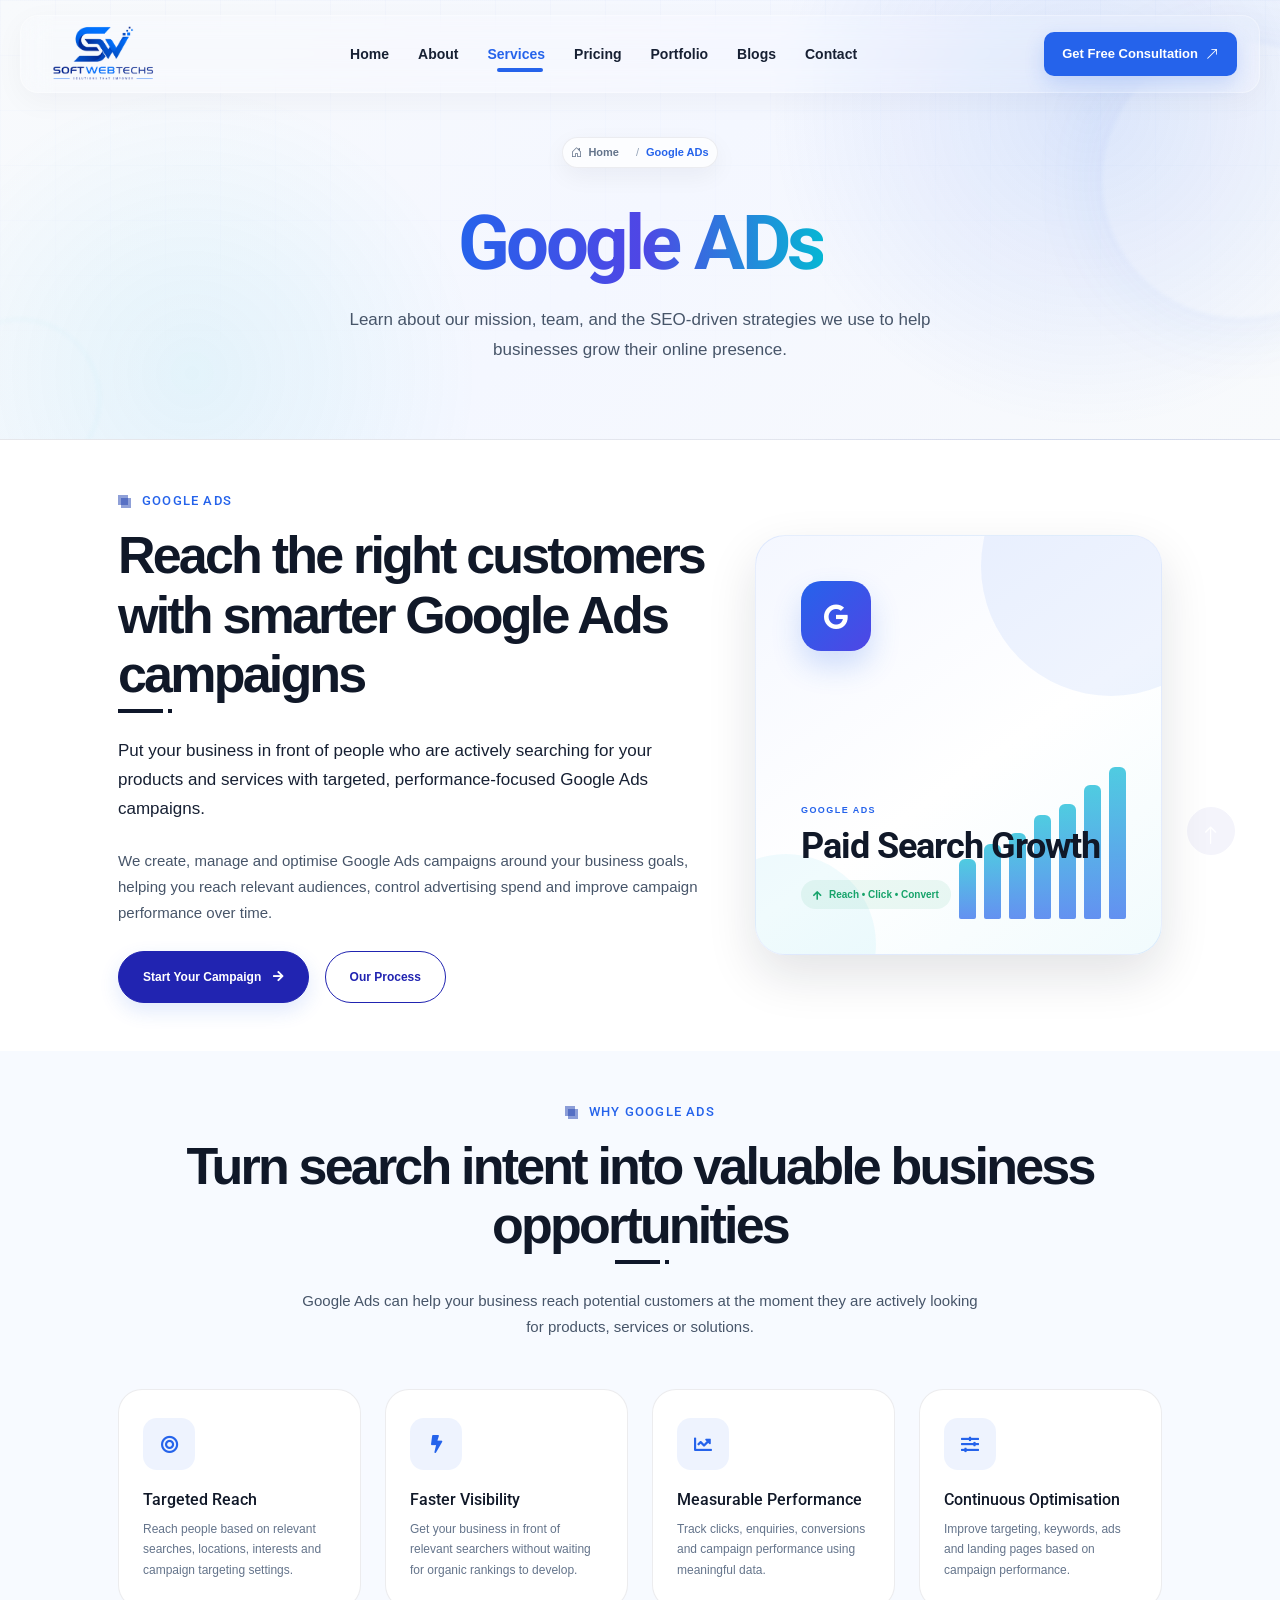
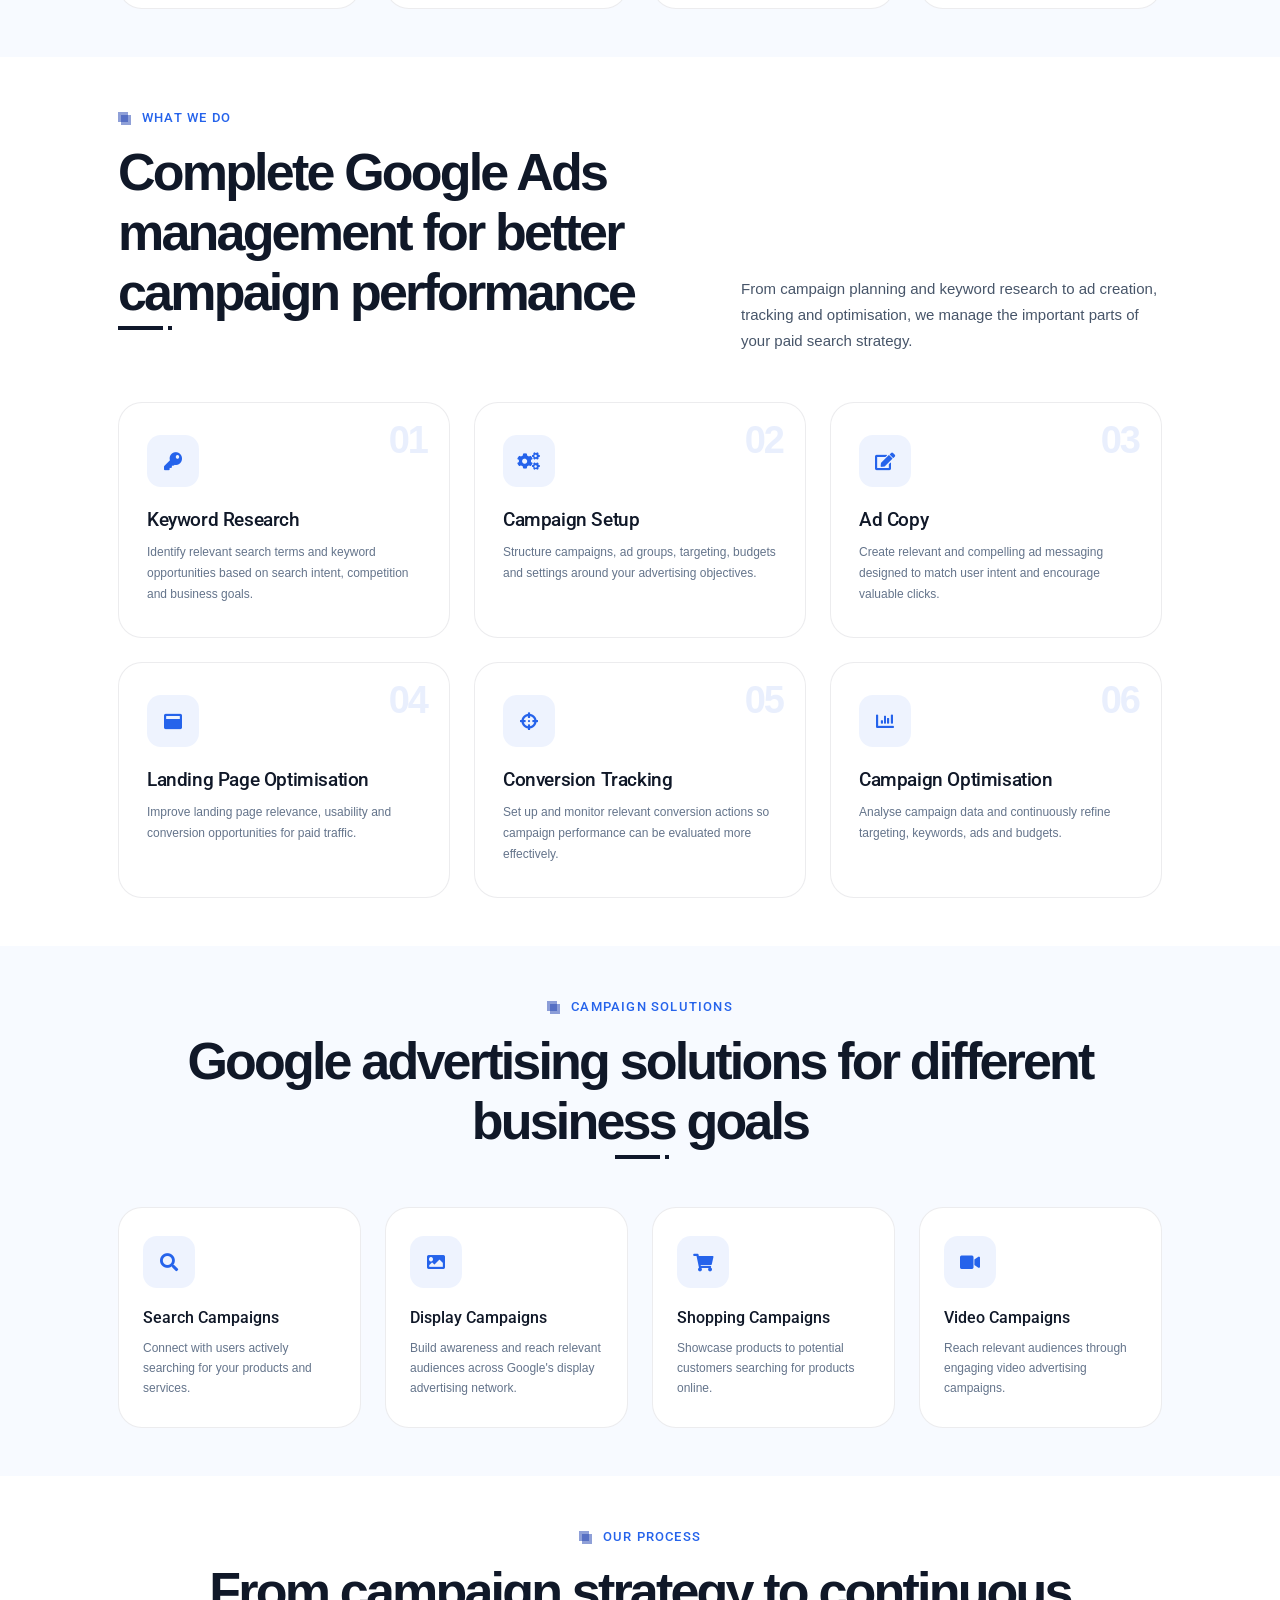
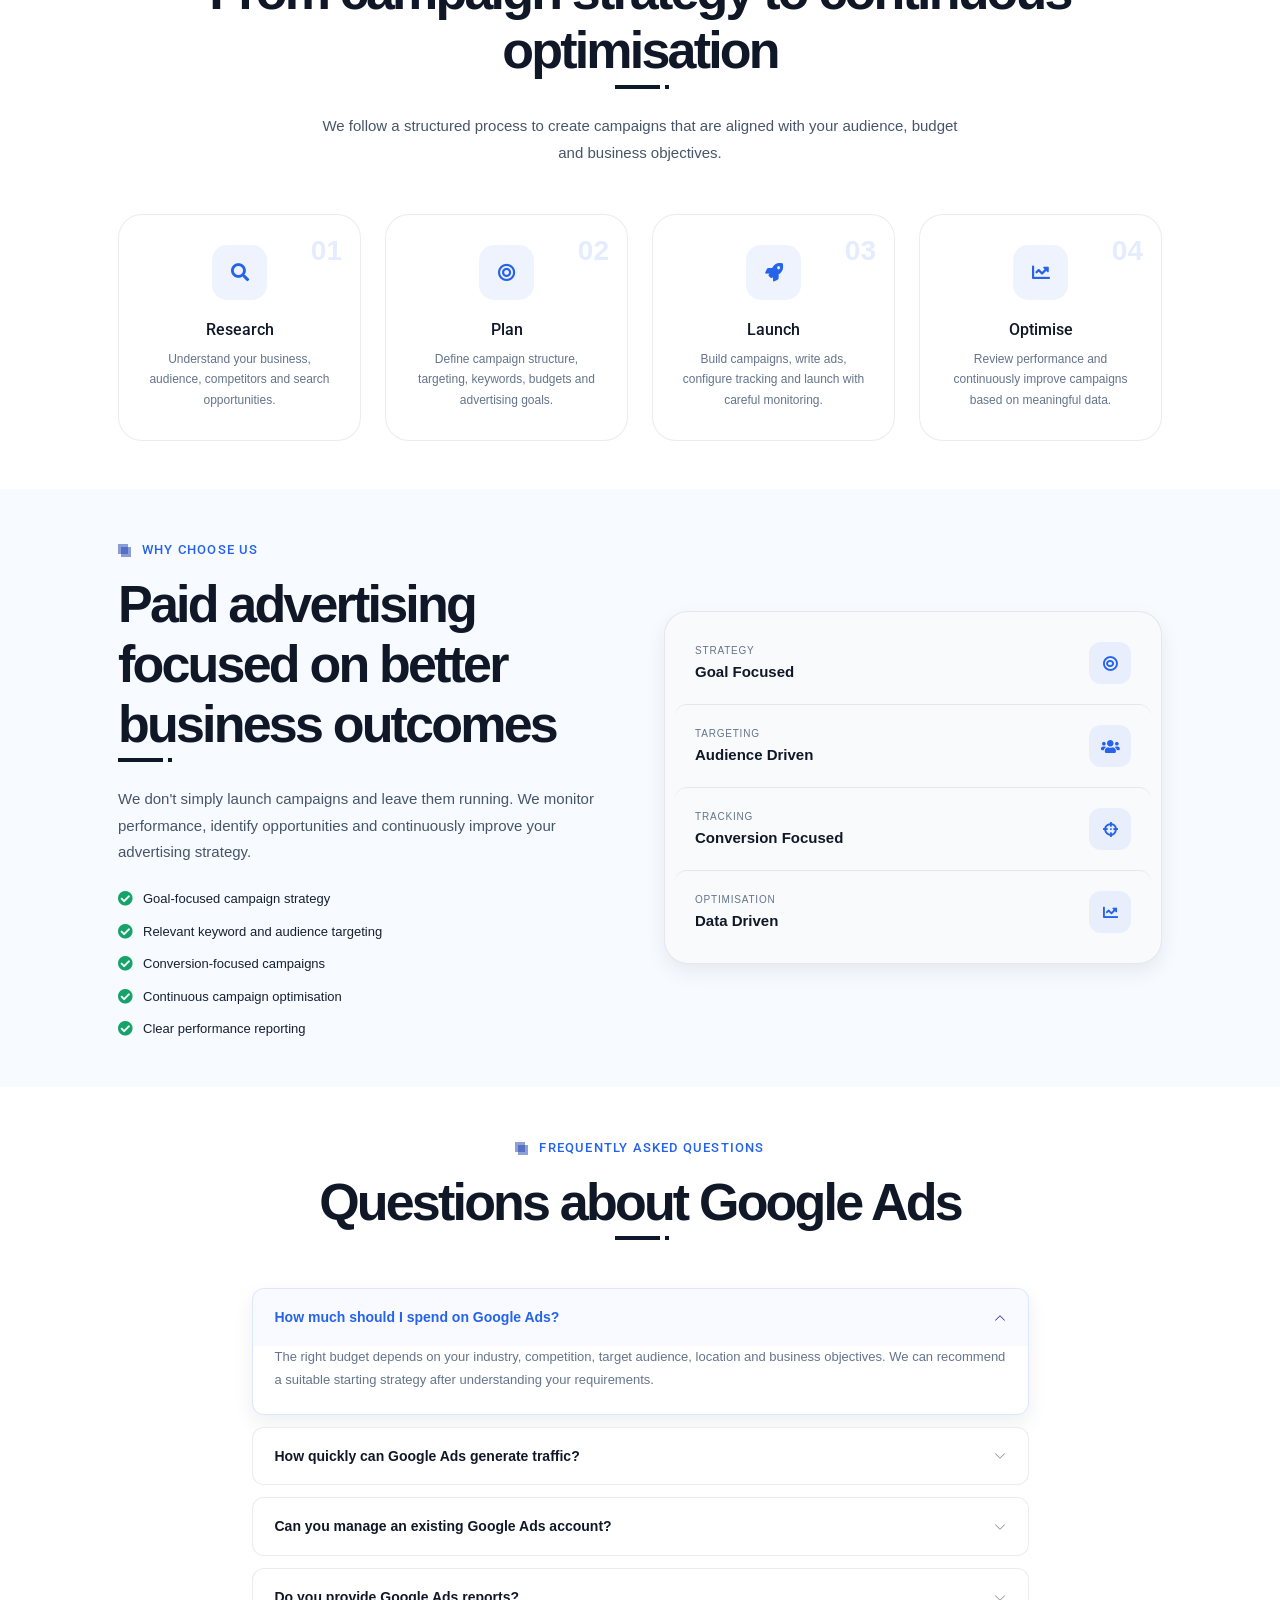
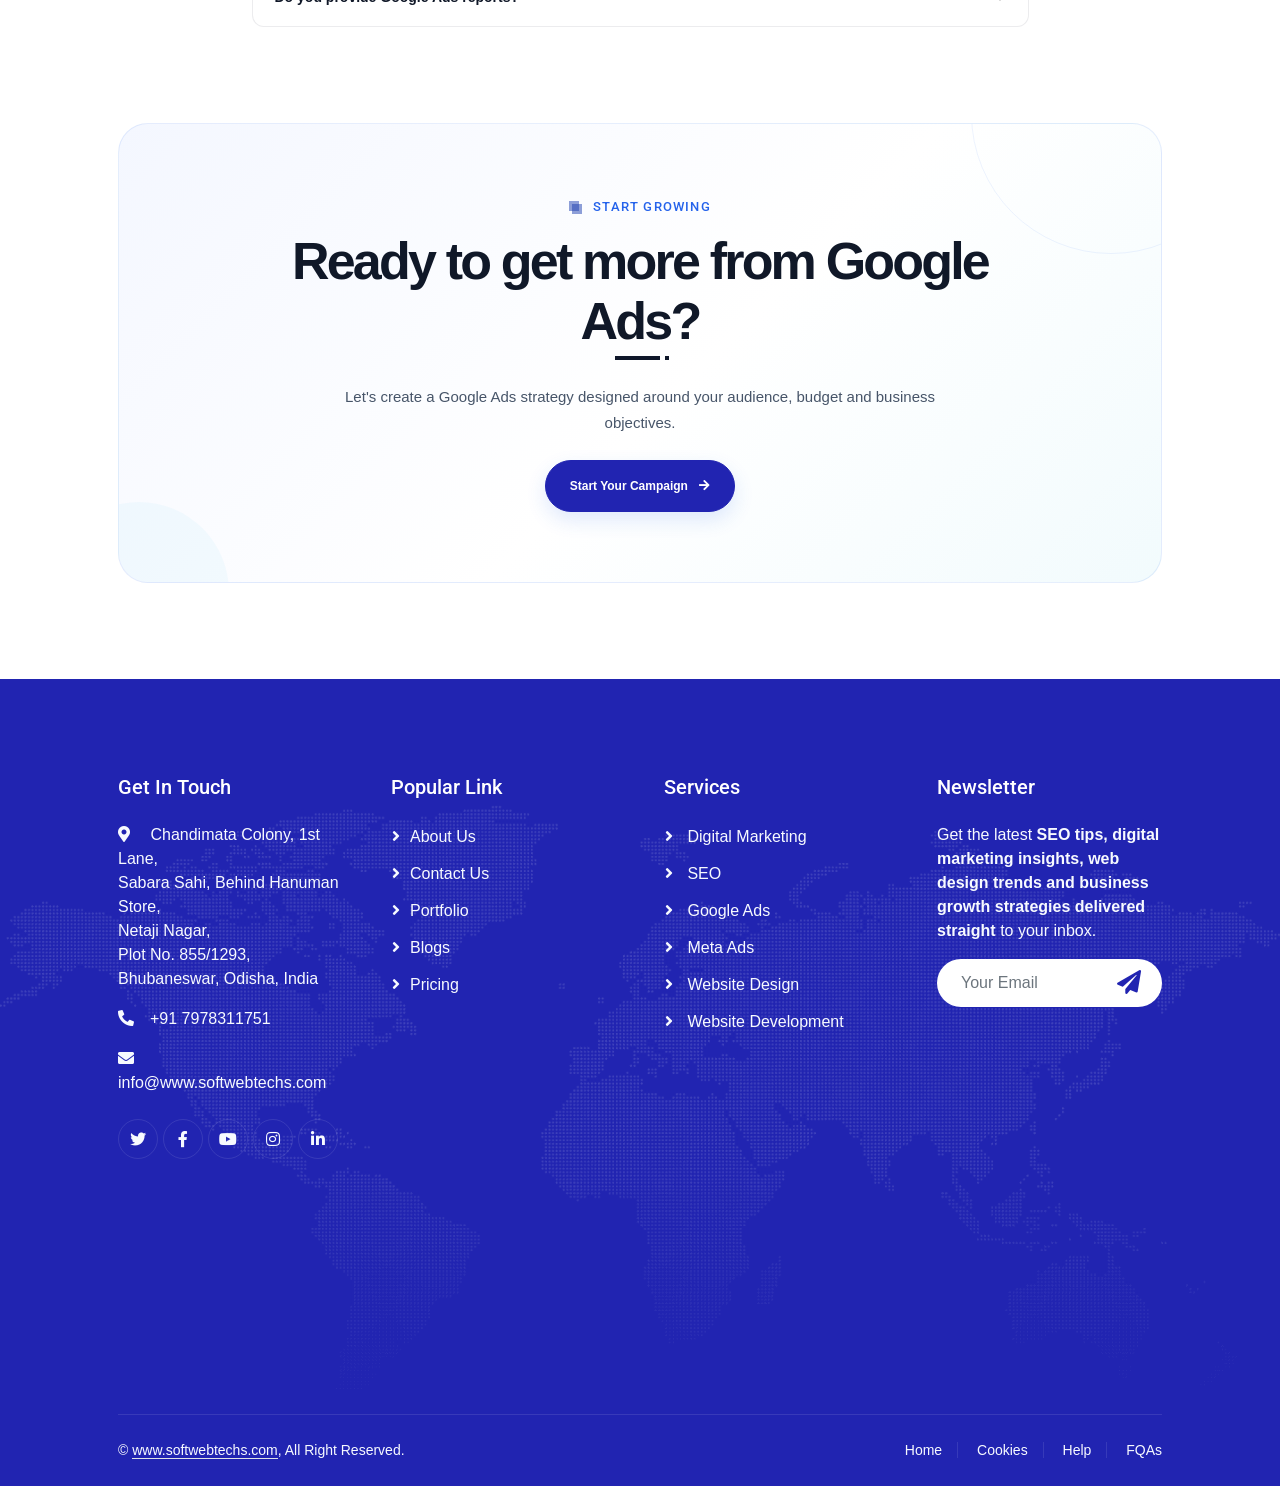
<file: google-ads.html>
<!DOCTYPE html>
<html lang="en">

<head>
    <!-- ============================= -->
    <!-- BASIC META -->
    <!-- ============================= -->
    <meta charset="utf-8">

    <title>SoftWebTechs | SEO, Digital Marketing & Web Development Company</title>

    <meta name="viewport" content="width=device-width, initial-scale=1.0">

    <meta name="description"
        content="SoftWebTechs provides SEO, digital marketing, web design and development, social media marketing, local SEO and online growth solutions for businesses.">

    <meta name="keywords"
        content="SEO company, digital marketing company, SEO services, web development company, website design, social media marketing, local SEO, search engine optimization">

    <meta name="author" content="SoftWebTechs">

    <meta name="robots" content="index, follow">

    <meta name="googlebot" content="index, follow">

    <!-- Canonical URL -->
    <link rel="canonical" href="https://www.softwebtechs.com/">

    <!-- ============================= -->
    <!-- FAVICON -->
    <!-- ============================= -->
    <link rel="icon" type="image/png" sizes="32x32" href="img/favicon.png">
    <link rel="icon" type="image/png" sizes="16x16" href="img/favicon.png">

    <link rel="apple-touch-icon" sizes="180x180" href="img/favicon.png">

    <link rel="manifest" href="site.www.softwebtechs.com">

    <!-- ============================= -->
    <!-- THEME / MOBILE -->
    <!-- ============================= -->
    <meta name="theme-color" content="#0d6efd">
    <meta name="msapplication-TileColor" content="#0d6efd">

    <!-- ============================= -->
    <!-- GOOGLE / SEARCH -->
    <!-- ============================= -->
    <meta name="google" content="notranslate">

    <!-- ============================= -->
    <!-- OPEN GRAPH / FACEBOOK -->
    <!-- ============================= -->
    <meta property="og:type" content="website">

    <meta property="og:title"
        content="SoftWebTechs | SEO, Digital Marketing & Web Development">

    <meta property="og:description"
        content="Grow your business with professional SEO, digital marketing, web design and development solutions from SoftWebTechs.">

    <meta property="og:url"
        content="https://www.softwebtechs.com/">

    <meta property="og:site_name"
        content="SoftWebTechs">

    <meta property="og:image"
        content="https://www.softwebtechs.com/img/og-image.jpg">

    <meta property="og:image:width" content="1200">
    <meta property="og:image:height" content="630">

    <meta property="og:image:alt"
        content="SoftWebTechs - SEO and Digital Marketing Company">

    <!-- ============================= -->
    <!-- TWITTER / X -->
    <!-- ============================= -->
    <meta name="twitter:card" content="summary_large_image">

    <meta name="twitter:title"
        content="SoftWebTechs | SEO & Digital Marketing Company">

    <meta name="twitter:description"
        content="Professional SEO, digital marketing, web design and development solutions for business growth.">

    <meta name="twitter:image"
        content="https://www.softwebtechs.com/img/og-image.jpg">

    <!-- ============================= -->
    <!-- GOOGLE WEB FONTS -->
    <!-- ============================= -->
    <link rel="preconnect" href="https://fonts.googleapis.com">
    <link rel="preconnect" href="https://fonts.gstatic.com" crossorigin>

    <link href="https://fonts.googleapis.com/css2?family=Heebo:wght@400;500;600;700&family=Roboto:wght@400;500;700;900&display=swap"
        rel="stylesheet">

    <!-- ============================= -->
    <!-- ICONS -->
    <!-- ============================= -->
    <link
        href="https://cdnjs.cloudflare.com/ajax/libs/font-awesome/5.10.0/css/all.min.css"
        rel="stylesheet">

    <link
        href="https://cdn.jsdelivr.net/npm/bootstrap-icons@1.4.1/font/bootstrap-icons.css"
        rel="stylesheet">

    <!-- ============================= -->
    <!-- ANIMATION -->
    <!-- ============================= -->
    <link href="lib/animate/animate.min.css" rel="stylesheet">

    <!-- ============================= -->
    <!-- BOOTSTRAP -->
    <!-- ============================= -->
    <link href="css/bootstrap.min.css" rel="stylesheet">

    <!-- ============================= -->
    <!-- CUSTOM CSS -->
    <!-- ============================= -->
    <link href="css/style.css" rel="stylesheet">

</head>

<body>
    <div class="container-fluid bg-white p-0">
        <!-- Spinner Start -->
        <div id="spinner" class="show bg-white position-fixed translate-middle w-100 vh-100 top-50 start-50 d-flex align-items-center justify-content-center">
            

            <!-- LOGO -->
                    <a
                        href="index.html"
                        class="brand-logo"
                        aria-label="Agency Home"
                    >
<img class="img-fluid site-logo" src="img/logo.png" alt="Logo">                         

                    </a>
        </div>
        <!-- Spinner End -->

 <header>

        <div class="navbar-wrapper">

            <nav
                class="navbar-custom"
                id="mainNavbar"
                aria-label="Main navigation"
            >

                <div class="navbar-inner">

                    <!-- LOGO -->
                    <a
                        href="index.html"
                        class="brand-logo"
                        aria-label="Agency Home"
                    >
<img class="img-fluid site-logo" src="img/logo.png" alt="Logo">                         

                    </a>


                    <!-- DESKTOP NAVIGATION -->
                   <div class="desktop-navigation">

    <a href="index.html" class="nav-link-custom">
        Home
    </a>

    <a href="about.html" class="nav-link-custom">
        About
    </a>

    <!-- SERVICES -->
    <div class="dropdown">

        <a
            href="#services"
            class="nav-link-custom services-link dropdown-toggle"
            id="servicesDropdown"
            role="button"
            data-bs-toggle="dropdown"
            aria-expanded="false"
        >
            Services
        </a>

        <ul class="dropdown-menu custom-dropdown" aria-labelledby="servicesDropdown">

            <li>
                <a class="dropdown-item" href="digital-marketing.html">
                    Digital Marketing
                </a>
            </li>

            <li>
                <a class="dropdown-item" href="seo.html">
                    SEO
                </a>
            </li>

            <li>
                <a class="dropdown-item" href="google-ads.html">
                    Google Ads
                </a>
            </li>

            <li>
                <a class="dropdown-item" href="meta-ads.html">
                    Meta Ads
                </a>
            </li>

            <li>
                <a class="dropdown-item" href="website-design.html">
                    Website Design
                </a>
            </li>

            <li>
                <a class="dropdown-item" href="website-development.html">
                    Website Development
                </a>
            </li>

        </ul>

    </div>

    <a href="pricing.html" class="nav-link-custom">
        Pricing
    </a>

    <a href="portfolio.html" class="nav-link-custom">
        Portfolio
    </a>

    <a href="blogs.html" class="nav-link-custom">
        Blogs
    </a>

    <a href="contact.html" class="nav-link-custom">
        Contact
    </a>

</div>


                    <!-- DESKTOP CTA -->
                    <div class="desktop-cta">

                        <a
                            href="#contact"
                            class="btn-consultation"
                        >
                            Get Free Consultation

                            <i class="bi bi-arrow-up-right"></i>
                        </a>

                    </div>


                    <!-- MOBILE BUTTON -->
                    <button
                        type="button"
                        class="mobile-menu-toggle"
                        id="mobileMenuToggle"
                        aria-label="Open navigation"
                        aria-expanded="false"
                        aria-controls="mobileMenu"
                    >

                        <span class="hamburger-line"></span>
                        <span class="hamburger-line"></span>
                        <span class="hamburger-line"></span>

                    </button>

                </div>

            </nav>

        </div>


        <!-- MOBILE OVERLAY -->
        <div
            class="mobile-menu-overlay"
            id="mobileMenuOverlay"
        ></div>


        <!-- MOBILE MENU -->
        <aside
            class="mobile-menu"
            id="mobileMenu"
            aria-hidden="true"
        >

            <!-- HEADER -->
            <div class="mobile-menu-header">

                <a
                    href="index.html"
                    class="brand-logo mobile-logo"
                >

                    <span class="logo-icon">
                        <i class="bi bi-bar-chart-fill"></i>
                    </span>

                    <span class="logo-text">
                        Growth<span>Lab</span>
                    </span>

                </a>


                <button
                    type="button"
                    class="mobile-menu-close"
                    id="mobileMenuClose"
                    aria-label="Close navigation"
                >
                    <i class="bi bi-x-lg"></i>
                </button>

            </div>


            <!-- MOBILE NAVIGATION -->
            <div class="mobile-navigation">

                <a
                    href="index.html"
                    class="mobile-nav-link"
                >
                    Home
                </a>

                <a
                    href="about.html"
                    class="mobile-nav-link"
                >
                    About
                </a>


                <!-- MOBILE SERVICES -->
                <div>

                    <button
                        type="button"
                        class="mobile-services-toggle"
                        id="mobileServicesToggle"
                        aria-expanded="false"
                    >

                        <span>Services</span>

                        <i class="bi bi-chevron-down"></i>

                    </button>

<div 
    class="mobile-services-list" 
    id="mobileServicesList"
>

    <a 
        href="digital-marketing.html" 
        class="mobile-service-link"
    >
        Digital Marketing
    </a>

    <a 
        href="seo.html" 
        class="mobile-service-link"
    >
        SEO
    </a>

    <a 
        href="google-ads.html" 
        class="mobile-service-link"
    >
        Google Ads
    </a>

    <a 
        href="meta-ads.html" 
        class="mobile-service-link"
    >
        Meta Ads
    </a>

    <a 
        href="website-design.html" 
        class="mobile-service-link"
    >
        Website Design
    </a>

    <a 
        href="website-development.html" 
        class="mobile-service-link"
    >
        Website Development
    </a>

</div>

                </div>


                <a
                    href="pricing.html"
                    class="mobile-nav-link"
                >
                Pricing
                </a>

                <a
                    href="portfolio.html"
                    class="mobile-nav-link"
                >
                    Portfolio
                </a>

                <a
                    href="blogs.html"
                    class="mobile-nav-link"
                >
                    Blogs
                </a>

                <a
                    href="contact.html"
                    class="mobile-nav-link"
                >
                    Contact
                </a>

            </div>


            <!-- MOBILE CTA -->
            <div class="mobile-cta">

                <a
                    href="#contact"
                    class="btn-consultation"
                >
                    Get Free Consultation

                    <i class="bi bi-arrow-up-right"></i>
                </a>

            </div>

        </aside>

    </header>
<main>  
<section class="page-header">

    <!-- Decorative Background -->
    <div class="page-header-glow page-header-glow-1"></div>
    <div class="page-header-glow page-header-glow-2"></div>

    <div class="page-header-grid"></div>

    <div class="container">

        <div class="page-header-content">

            <!-- Breadcrumb -->
            <nav aria-label="breadcrumb"
                 class="page-breadcrumb">

                <ol class="breadcrumb mb-0">

                    <li class="breadcrumb-item">
                        <a href="index.html">
                            <i class="bi bi-house-door"></i>
                            Home
                        </a>
                    </li>


                    <li class="breadcrumb-item active"
                        aria-current="page">

                   Google ADs

                    </li>

                </ol>

            </nav>


            <!-- Eyebrow -->

            <!-- <div class="page-header-eyebrow">

                <span></span>

                SEO & DIGITAL GROWTH

                <span></span>

            </div> -->


            <!-- Title -->

            <h1 class="page-header-title">

            
                <span>Google ADs</span>

            </h1>


            <!-- Description -->

            <p class="page-header-description">

                Learn about our mission, team, and the SEO-driven strategies
                we use to help businesses grow their online presence.

            </p>


   

        </div>

    </div>

</section>
<section class="service-detail-body">

    <!-- =====================================================
         GOOGLE ADS INTRO
    ====================================================== -->

    <section class="container-fluid py-5">

        <div class="container px-lg-5">

            <div class="row align-items-center g-5">

                <div class="col-lg-7">

                    <div class="section-title position-relative mb-4 pb-2">

                        <h6 class="position-relative text-primary ps-4">
                            Google Ads
                        </h6>

                        <h2 class="mt-2">
                            Reach the right customers with smarter Google Ads campaigns
                        </h2>

                    </div>

                    <p class="lead mb-4">

                        Put your business in front of people who are
                        actively searching for your products and services
                        with targeted, performance-focused Google Ads
                        campaigns.

                    </p>

                    <p class="mb-4">

                        We create, manage and optimise Google Ads campaigns
                        around your business goals, helping you reach
                        relevant audiences, control advertising spend and
                        improve campaign performance over time.

                    </p>

                    <div class="d-flex flex-wrap gap-3">

                        <a
                            href="contact.html"
                            class="btn btn-primary px-4 py-3"
                        >
                            Start Your Campaign
                            <i class="fa fa-arrow-right ms-2"></i>
                        </a>

                        <a
                            href="#google-ads-process"
                            class="btn btn-outline-primary px-4 py-3"
                        >
                            Our Process
                        </a>

                    </div>

                </div>


                <div class="col-lg-5">

                    <div class="service-detail-visual">

                        <div class="service-visual-icon">
                            <i class="fab fa-google"></i>
                        </div>

                        <div class="service-visual-content">

                            <span>
                                GOOGLE ADS
                            </span>

                            <h3>
                                Paid Search Growth
                            </h3>

                            <div class="service-growth">

                                <i class="fa fa-arrow-up"></i>

                                Reach • Click • Convert

                            </div>

                        </div>

                        <div class="service-visual-bars">

                            <span style="height:38%;"></span>
                            <span style="height:47%;"></span>
                            <span style="height:54%;"></span>
                            <span style="height:65%;"></span>
                            <span style="height:72%;"></span>
                            <span style="height:84%;"></span>
                            <span style="height:95%;"></span>

                        </div>

                    </div>

                </div>

            </div>

        </div>

    </section>


    <!-- =====================================================
         WHY GOOGLE ADS
    ====================================================== -->

    <section class="container-fluid py-5 bg-light">

        <div class="container px-lg-5">

            <div class="text-center mb-5">

                <div class="section-title position-relative mb-4 pb-2 text-center">

                    <h6 class="position-relative text-primary ps-4">
                        Why Google Ads
                    </h6>

                    <h2 class="mt-2 text-center">
                        Turn search intent into valuable business opportunities
                    </h2>

                </div>

                <p class="mx-auto mb-0"
                   style="max-width: 680px;">

                    Google Ads can help your business reach potential
                    customers at the moment they are actively looking
                    for products, services or solutions.

                </p>

            </div>


            <div class="row g-4">

                <div class="col-md-6 col-lg-3">

                    <div class="service-benefit-card">

                        <div class="service-benefit-icon">
                            <i class="fa fa-bullseye"></i>
                        </div>

                        <h5>
                            Targeted Reach
                        </h5>

                        <p>
                            Reach people based on relevant searches,
                            locations, interests and campaign targeting
                            settings.
                        </p>

                    </div>

                </div>


                <div class="col-md-6 col-lg-3">

                    <div class="service-benefit-card">

                        <div class="service-benefit-icon">
                            <i class="fa fa-bolt"></i>
                        </div>

                        <h5>
                            Faster Visibility
                        </h5>

                        <p>
                            Get your business in front of relevant
                            searchers without waiting for organic
                            rankings to develop.
                        </p>

                    </div>

                </div>


                <div class="col-md-6 col-lg-3">

                    <div class="service-benefit-card">

                        <div class="service-benefit-icon">
                            <i class="fa fa-chart-line"></i>
                        </div>

                        <h5>
                            Measurable Performance
                        </h5>

                        <p>
                            Track clicks, enquiries, conversions and
                            campaign performance using meaningful data.
                        </p>

                    </div>

                </div>


                <div class="col-md-6 col-lg-3">

                    <div class="service-benefit-card">

                        <div class="service-benefit-icon">
                            <i class="fa fa-sliders-h"></i>
                        </div>

                        <h5>
                            Continuous Optimisation
                        </h5>

                        <p>
                            Improve targeting, keywords, ads and landing
                            pages based on campaign performance.
                        </p>

                    </div>

                </div>

            </div>

        </div>

    </section>


    <!-- =====================================================
         GOOGLE ADS SERVICES
    ====================================================== -->

    <section class="container-fluid py-5">

        <div class="container px-lg-5">

            <div class="row align-items-end g-4 mb-5">

                <div class="col-lg-7">

                    <div class="section-title position-relative mb-4 pb-2">

                        <h6 class="position-relative text-primary ps-4">
                            What We Do
                        </h6>

                        <h2 class="mt-2">
                            Complete Google Ads management for better campaign performance
                        </h2>

                    </div>

                </div>

                <div class="col-lg-5">

                    <p class="mb-0">

                        From campaign planning and keyword research to
                        ad creation, tracking and optimisation, we manage
                        the important parts of your paid search strategy.

                    </p>

                </div>

            </div>


            <div class="row g-4">

                <!-- Keyword Research -->

                <div class="col-lg-4 col-md-6">

                    <div class="service-work-card">

                        <span class="service-work-number">
                            01
                        </span>

                        <div class="service-work-icon">
                            <i class="fa fa-key"></i>
                        </div>

                        <h4>
                            Keyword Research
                        </h4>

                        <p>
                            Identify relevant search terms and keyword
                            opportunities based on search intent,
                            competition and business goals.
                        </p>

                    </div>

                </div>


                <!-- Campaign Setup -->

                <div class="col-lg-4 col-md-6">

                    <div class="service-work-card">

                        <span class="service-work-number">
                            02
                        </span>

                        <div class="service-work-icon">
                            <i class="fa fa-cogs"></i>
                        </div>

                        <h4>
                            Campaign Setup
                        </h4>

                        <p>
                            Structure campaigns, ad groups, targeting,
                            budgets and settings around your advertising
                            objectives.
                        </p>

                    </div>

                </div>


                <!-- Ad Copy -->

                <div class="col-lg-4 col-md-6">

                    <div class="service-work-card">

                        <span class="service-work-number">
                            03
                        </span>

                        <div class="service-work-icon">
                            <i class="fa fa-edit"></i>
                        </div>

                        <h4>
                            Ad Copy
                        </h4>

                        <p>
                            Create relevant and compelling ad messaging
                            designed to match user intent and encourage
                            valuable clicks.
                        </p>

                    </div>

                </div>


                <!-- Landing Pages -->

                <div class="col-lg-4 col-md-6">

                    <div class="service-work-card">

                        <span class="service-work-number">
                            04
                        </span>

                        <div class="service-work-icon">
                            <i class="fa fa-window-maximize"></i>
                        </div>

                        <h4>
                            Landing Page Optimisation
                        </h4>

                        <p>
                            Improve landing page relevance, usability
                            and conversion opportunities for paid traffic.
                        </p>

                    </div>

                </div>


                <!-- Conversion Tracking -->

                <div class="col-lg-4 col-md-6">

                    <div class="service-work-card">

                        <span class="service-work-number">
                            05
                        </span>

                        <div class="service-work-icon">
                            <i class="fa fa-crosshairs"></i>
                        </div>

                        <h4>
                            Conversion Tracking
                        </h4>

                        <p>
                            Set up and monitor relevant conversion actions
                            so campaign performance can be evaluated
                            more effectively.
                        </p>

                    </div>

                </div>


                <!-- Optimisation -->

                <div class="col-lg-4 col-md-6">

                    <div class="service-work-card">

                        <span class="service-work-number">
                            06
                        </span>

                        <div class="service-work-icon">
                            <i class="fa fa-chart-bar"></i>
                        </div>

                        <h4>
                            Campaign Optimisation
                        </h4>

                        <p>
                            Analyse campaign data and continuously refine
                            targeting, keywords, ads and budgets.
                        </p>

                    </div>

                </div>

            </div>

        </div>

    </section>


    <!-- =====================================================
         GOOGLE ADS CAMPAIGN TYPES
    ====================================================== -->

    <section class="container-fluid py-5 bg-light">

        <div class="container px-lg-5">

            <div class="text-center mb-5">

                <div class="section-title position-relative mb-4 pb-2 text-center">

                    <h6 class="position-relative text-primary ps-4">
                        Campaign Solutions
                    </h6>

                    <h2 class="mt-2 text-center">
                        Google advertising solutions for different business goals
                    </h2>

                </div>

            </div>


            <div class="row g-4">

                <div class="col-md-6 col-lg-3">

                    <div class="service-benefit-card">

                        <div class="service-benefit-icon">
                            <i class="fa fa-search"></i>
                        </div>

                        <h5>
                            Search Campaigns
                        </h5>

                        <p>
                            Connect with users actively searching for
                            your products and services.
                        </p>

                    </div>

                </div>


                <div class="col-md-6 col-lg-3">

                    <div class="service-benefit-card">

                        <div class="service-benefit-icon">
                            <i class="fa fa-image"></i>
                        </div>

                        <h5>
                            Display Campaigns
                        </h5>

                        <p>
                            Build awareness and reach relevant audiences
                            across Google's display advertising network.
                        </p>

                    </div>

                </div>


                <div class="col-md-6 col-lg-3">

                    <div class="service-benefit-card">

                        <div class="service-benefit-icon">
                            <i class="fa fa-shopping-cart"></i>
                        </div>

                        <h5>
                            Shopping Campaigns
                        </h5>

                        <p>
                            Showcase products to potential customers
                            searching for products online.
                        </p>

                    </div>

                </div>


                <div class="col-md-6 col-lg-3">

                    <div class="service-benefit-card">

                        <div class="service-benefit-icon">
                            <i class="fa fa-video"></i>
                        </div>

                        <h5>
                            Video Campaigns
                        </h5>

                        <p>
                            Reach relevant audiences through engaging
                            video advertising campaigns.
                        </p>

                    </div>

                </div>

            </div>

        </div>

    </section>


    <!-- =====================================================
         PROCESS
    ====================================================== -->

    <section
        id="google-ads-process"
        class="container-fluid py-5"
    >

        <div class="container px-lg-5">

            <div class="text-center mb-5">

                <div class="section-title position-relative mb-4 pb-2 text-center">

                    <h6 class="position-relative text-primary ps-4">
                        Our Process
                    </h6>

                    <h2 class="mt-2 text-center">
                        From campaign strategy to continuous optimisation
                    </h2>

                </div>

                <p class="mx-auto mb-0"
                   style="max-width: 650px;">

                    We follow a structured process to create campaigns
                    that are aligned with your audience, budget and
                    business objectives.

                </p>

            </div>


            <div class="row g-4">

                <div class="col-lg-3 col-md-6">

                    <div class="service-process-card">

                        <span>01</span>

                        <i class="fa fa-search"></i>

                        <h5>
                            Research
                        </h5>

                        <p>
                            Understand your business, audience,
                            competitors and search opportunities.
                        </p>

                    </div>

                </div>


                <div class="col-lg-3 col-md-6">

                    <div class="service-process-card">

                        <span>02</span>

                        <i class="fa fa-bullseye"></i>

                        <h5>
                            Plan
                        </h5>

                        <p>
                            Define campaign structure, targeting,
                            keywords, budgets and advertising goals.
                        </p>

                    </div>

                </div>


                <div class="col-lg-3 col-md-6">

                    <div class="service-process-card">

                        <span>03</span>

                        <i class="fa fa-rocket"></i>

                        <h5>
                            Launch
                        </h5>

                        <p>
                            Build campaigns, write ads, configure
                            tracking and launch with careful monitoring.
                        </p>

                    </div>

                </div>


                <div class="col-lg-3 col-md-6">

                    <div class="service-process-card">

                        <span>04</span>

                        <i class="fa fa-chart-line"></i>

                        <h5>
                            Optimise
                        </h5>

                        <p>
                            Review performance and continuously improve
                            campaigns based on meaningful data.
                        </p>

                    </div>

                </div>

            </div>

        </div>

    </section>


    <!-- =====================================================
         WHY CHOOSE US
    ====================================================== -->

    <section class="container-fluid py-5 bg-light">

        <div class="container px-lg-5">

            <div class="row align-items-center g-5">

                <div class="col-lg-6">

                    <div class="section-title position-relative mb-4 pb-2">

                        <h6 class="position-relative text-primary ps-4">
                            Why Choose Us
                        </h6>

                        <h2 class="mt-2">
                            Paid advertising focused on better business outcomes
                        </h2>

                    </div>

                    <p class="mb-4">

                        We don't simply launch campaigns and leave them
                        running. We monitor performance, identify
                        opportunities and continuously improve your
                        advertising strategy.

                    </p>

                    <div class="service-check-list">

                        <div>
                            <i class="fa fa-check-circle"></i>
                            Goal-focused campaign strategy
                        </div>

                        <div>
                            <i class="fa fa-check-circle"></i>
                            Relevant keyword and audience targeting
                        </div>

                        <div>
                            <i class="fa fa-check-circle"></i>
                            Conversion-focused campaigns
                        </div>

                        <div>
                            <i class="fa fa-check-circle"></i>
                            Continuous campaign optimisation
                        </div>

                        <div>
                            <i class="fa fa-check-circle"></i>
                            Clear performance reporting
                        </div>

                    </div>

                </div>


                <div class="col-lg-6">

                    <div class="service-stat-box">

                        <div class="service-stat-row">

                            <div>

                                <span>
                                    Strategy
                                </span>

                                <strong>
                                    Goal Focused
                                </strong>

                            </div>

                            <i class="fa fa-bullseye"></i>

                        </div>


                        <div class="service-stat-row">

                            <div>

                                <span>
                                    Targeting
                                </span>

                                <strong>
                                    Audience Driven
                                </strong>

                            </div>

                            <i class="fa fa-users"></i>

                        </div>


                        <div class="service-stat-row">

                            <div>

                                <span>
                                    Tracking
                                </span>

                                <strong>
                                    Conversion Focused
                                </strong>

                            </div>

                            <i class="fa fa-crosshairs"></i>

                        </div>


                        <div class="service-stat-row">

                            <div>

                                <span>
                                    Optimisation
                                </span>

                                <strong>
                                    Data Driven
                                </strong>

                            </div>

                            <i class="fa fa-chart-line"></i>

                        </div>

                    </div>

                </div>

            </div>

        </div>

    </section>


    <!-- =====================================================
         FAQ
    ====================================================== -->

    <section class="container-fluid py-5">

        <div class="container px-lg-5">

            <div class="text-center mb-5">

                <div class="section-title position-relative mb-4 pb-2 text-center">

                    <h6 class="position-relative text-primary ps-4">
                        Frequently Asked Questions
                    </h6>

                    <h2 class="mt-2 text-center">
                        Questions about Google Ads
                    </h2>

                </div>

            </div>


            <div class="row justify-content-center">

                <div class="col-lg-9">

                    <div
                        class="accordion service-faq"
                        id="googleAdsFaq"
                    >

                        <div class="accordion-item">

                            <h2 class="accordion-header">

                                <button
                                    class="accordion-button"
                                    type="button"
                                    data-bs-toggle="collapse"
                                    data-bs-target="#googleFaqOne"
                                >
                                    How much should I spend on Google Ads?
                                </button>

                            </h2>

                            <div
                                id="googleFaqOne"
                                class="accordion-collapse collapse show"
                                data-bs-parent="#googleAdsFaq"
                            >

                                <div class="accordion-body">

                                    The right budget depends on your
                                    industry, competition, target
                                    audience, location and business
                                    objectives. We can recommend a
                                    suitable starting strategy after
                                    understanding your requirements.

                                </div>

                            </div>

                        </div>


                        <div class="accordion-item">

                            <h2 class="accordion-header">

                                <button
                                    class="accordion-button collapsed"
                                    type="button"
                                    data-bs-toggle="collapse"
                                    data-bs-target="#googleFaqTwo"
                                >
                                    How quickly can Google Ads generate traffic?
                                </button>

                            </h2>

                            <div
                                id="googleFaqTwo"
                                class="accordion-collapse collapse"
                                data-bs-parent="#googleAdsFaq"
                            >

                                <div class="accordion-body">

                                    Unlike organic SEO, paid search
                                    campaigns can begin generating
                                    impressions and clicks after the
                                    campaigns are approved and active.
                                    Performance still depends on
                                    targeting, competition, budget and
                                    campaign quality.

                                </div>

                            </div>

                        </div>


                        <div class="accordion-item">

                            <h2 class="accordion-header">

                                <button
                                    class="accordion-button collapsed"
                                    type="button"
                                    data-bs-toggle="collapse"
                                    data-bs-target="#googleFaqThree"
                                >
                                    Can you manage an existing Google Ads account?
                                </button>

                            </h2>

                            <div
                                id="googleFaqThree"
                                class="accordion-collapse collapse"
                                data-bs-parent="#googleAdsFaq"
                            >

                                <div class="accordion-body">

                                    Yes. We can review your existing
                                    campaigns, identify improvement
                                    opportunities and optimise the
                                    account based on your goals.

                                </div>

                            </div>

                        </div>


                        <div class="accordion-item">

                            <h2 class="accordion-header">

                                <button
                                    class="accordion-button collapsed"
                                    type="button"
                                    data-bs-toggle="collapse"
                                    data-bs-target="#googleFaqFour"
                                >
                                    Do you provide Google Ads reports?
                                </button>

                            </h2>

                            <div
                                id="googleFaqFour"
                                class="accordion-collapse collapse"
                                data-bs-parent="#googleAdsFaq"
                            >

                                <div class="accordion-body">

                                    Yes. Reporting can include campaign
                                    performance, traffic, conversions,
                                    spend and other relevant metrics
                                    based on your campaign objectives.

                                </div>

                            </div>

                        </div>

                    </div>

                </div>

            </div>

        </div>

    </section>


    <!-- =====================================================
         CTA
    ====================================================== -->

    <section class="container-fluid py-5">

        <div class="container px-lg-5">

            <div class="service-detail-cta text-center">

                <div class="section-title position-relative mb-4 pb-2 text-center">

                    <h6 class="position-relative text-primary ps-4">
                        Start Growing
                    </h6>

                    <h2 class="mt-2 text-center">
                        Ready to get more from Google Ads?
                    </h2>

                </div>

                <p class="mx-auto mb-4"
                   style="max-width: 650px;">

                    Let's create a Google Ads strategy designed around
                    your audience, budget and business objectives.

                </p>

                <a
                    href="contact.html"
                    class="btn btn-primary px-4 py-3"
                >
                    Start Your Campaign
                    <i class="fa fa-arrow-right ms-2"></i>
                </a>

            </div>

        </div>

    </section>

</section>

 
 </main>
       <!-- Footer Start -->
         <!-- Footer Start -->
        <div class="container-fluid bg-primary text-light footer mt-5 pt-5 wow fadeIn" data-wow-delay="0.1s">
            <div class="container py-5 px-lg-5">
                <div class="row g-5">
                    <div class="col-md-6 col-lg-3">
                        <h5 class="text-white mb-4">Get In Touch</h5>
                  <p>
    <i class="fa fa-map-marker-alt me-3"></i>
    Chandimata Colony, 1st Lane,<br>
    Sabara Sahi, Behind Hanuman Store,<br>
    Netaji Nagar,<br>
    Plot No. 855/1293,<br>
    Bhubaneswar, Odisha, India
</p>
                        <p><i class="fa fa-phone-alt me-3"></i>+91 7978311751</p>
                        <p><i class="fa fa-envelope me-3"></i>info@www.softwebtechs.com</p>
                        <div class="d-flex pt-2">
                            <a class="btn btn-outline-light btn-social" href=""><i class="fab fa-twitter"></i></a>
                            <a class="btn btn-outline-light btn-social" href=""><i class="fab fa-facebook-f"></i></a>
                            <a class="btn btn-outline-light btn-social" href=""><i class="fab fa-youtube"></i></a>
                            <a class="btn btn-outline-light btn-social" href=""><i class="fab fa-instagram"></i></a>
                            <a class="btn btn-outline-light btn-social" href=""><i class="fab fa-linkedin-in"></i></a>
                        </div>
<iframe src="https://www.google.com/maps/embed?pb=!1m18!1m12!1m3!1d3386.490967331761!2d85.85873422469524!3d20.29222171266909!2m3!1f0!2f0!3f0!3m2!1i1024!2i768!4f13.1!3m3!1m2!1s0x3a190a0fb9be3c4b%3A0x80a3d4bb8f350d7e!2sChandimata%20Colony%2C%20Rasulgarh%2C%20Bhubaneswar%2C%20Odisha%20751010!5e1!3m2!1sen!2sin!4v1786867472023!5m2!1sen!2sin" width="100%" height="200" style="border:0;" allowfullscreen="" loading="lazy" referrerpolicy="strict-origin-when-cross-origin"></iframe>
                    </div>
                    <div class="col-md-6 col-lg-3">
                        <h5 class="text-white mb-4">Popular Link</h5>
                        <a class="btn btn-link" href="about.html">About Us</a>
                        <a class="btn btn-link" href="contact.html">Contact Us</a>
                        <a class="btn btn-link" href="portfolio.html">Portfolio</a>
                        <a class="btn btn-link" href="blogs.html">Blogs</a>
                        <a class="btn btn-link" href="pricing.html">Pricing</a>
                    </div>
                    <div class="col-md-6 col-lg-3">
     <h5 class="text-white mb-4">Services</h5>

    <a class="btn btn-link" href="digital-marketing.html">
        Digital Marketing
    </a>

    <a class="btn btn-link" href="seo.html">
        SEO
    </a>

    <a class="btn btn-link" href="google-ads.html">
        Google Ads
    </a>

    <a class="btn btn-link" href="meta-ads.html">
        Meta Ads
    </a>

    <a class="btn btn-link" href="website-design.html">
        Website Design
    </a>

    <a class="btn btn-link" href="website-development.html">
        Website Development
    </a>
                      </div>
                    <div class="col-md-6 col-lg-3">
                        <h5 class="text-white mb-4">Newsletter</h5>
                        <p>Get the latest <b> SEO tips, digital marketing insights, web design trends and business growth strategies delivered straight </b> to your inbox.</p>
                        <div class="position-relative w-100 mt-3">
                            <input class="form-control border-0 rounded-pill w-100 ps-4 pe-5" type="text" placeholder="Your Email" style="height: 48px;">
                            <button type="button" class="btn shadow-none position-absolute top-0 end-0 mt-1 me-2"><i class="fa fa-paper-plane text-primary fs-4"></i></button>
                        </div>
                    </div>
                </div>
            </div>
            <div class="container px-lg-5">
                <div class="copyright">
                    <div class="row">
                        <div class="col-md-6 text-center text-md-start mb-3 mb-md-0">
                            &copy; <a class="border-bottom" href="#">www.softwebtechs.com</a>, All Right Reserved. 
							<!--/*** The author’s attribution link below must remain intact on your website. ***/-->
                            <!--/*** If you wish to remove this credit link, please purchase the Pro Version from https://htmlcodex.com . ***/-->
                            <!-- Designed By <a class="border-bottom" href="https://htmlcodex.com">Xyz</a> -->
                        </div>
                        <div class="col-md-6 text-center text-md-end">
                            <div class="footer-menu">
                                <a href="">Home</a>
                                <a href="">Cookies</a>
                                <a href="">Help</a>
                                <a href="">FQAs</a>
                            </div>
                        </div>
                    </div>
                </div>
            </div>
        </div>
        <!-- Footer End -->


        <!-- Back to Top -->
        <a href="#" class="btn btn-lg btn-primary btn-lg-square back-to-top pt-2"><i class="bi bi-arrow-up"></i></a>
    </div>

    <!-- JavaScript Libraries -->
    <script src="https://code.jquery.com/jquery-3.4.1.min.js"></script>
    <script src="https://cdn.jsdelivr.net/npm/bootstrap@5.0.0/dist/js/bootstrap.bundle.min.js"></script>
    <script src="lib/wow/wow.min.js"></script>
    <script src="lib/easing/easing.min.js"></script>
    <script src="lib/waypoints/waypoints.min.js"></script>

    <!-- Template Javascript -->
    <script src="js/main.js"></script>
</body>

</html>
</file>
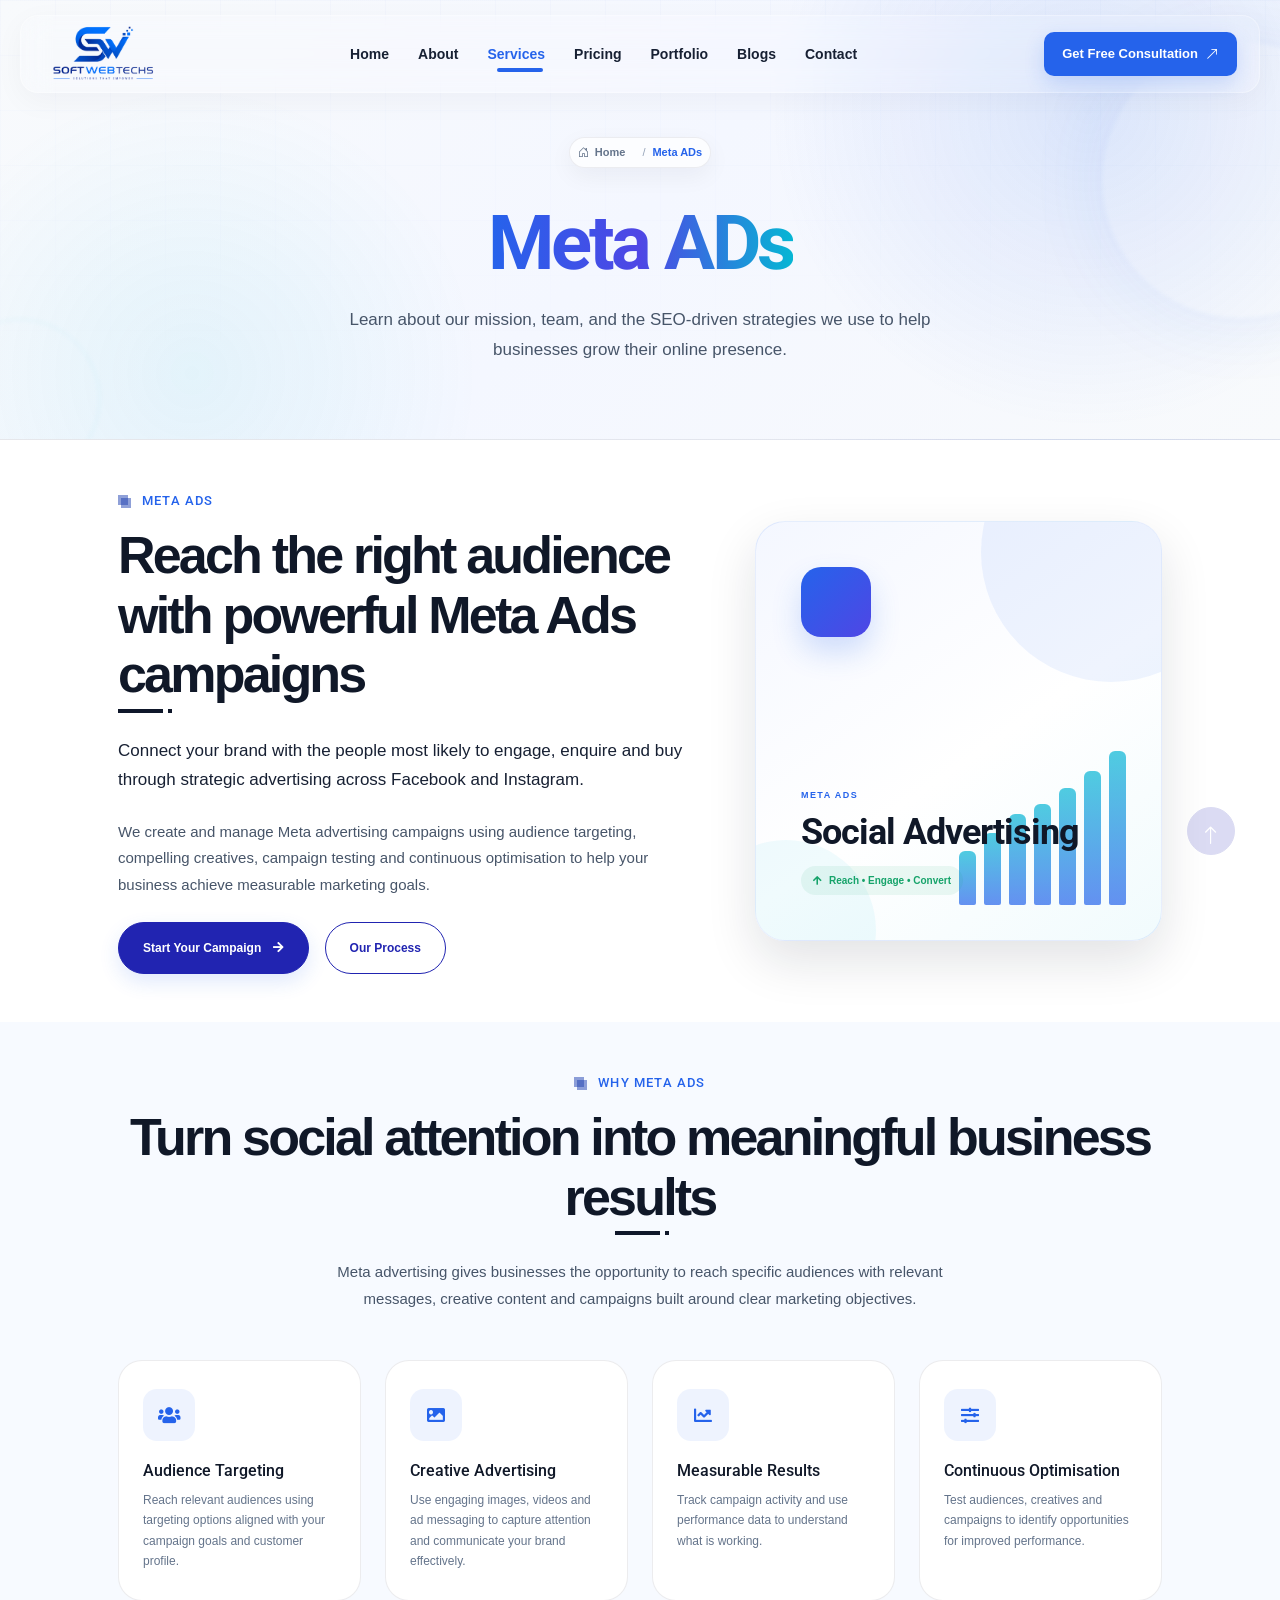
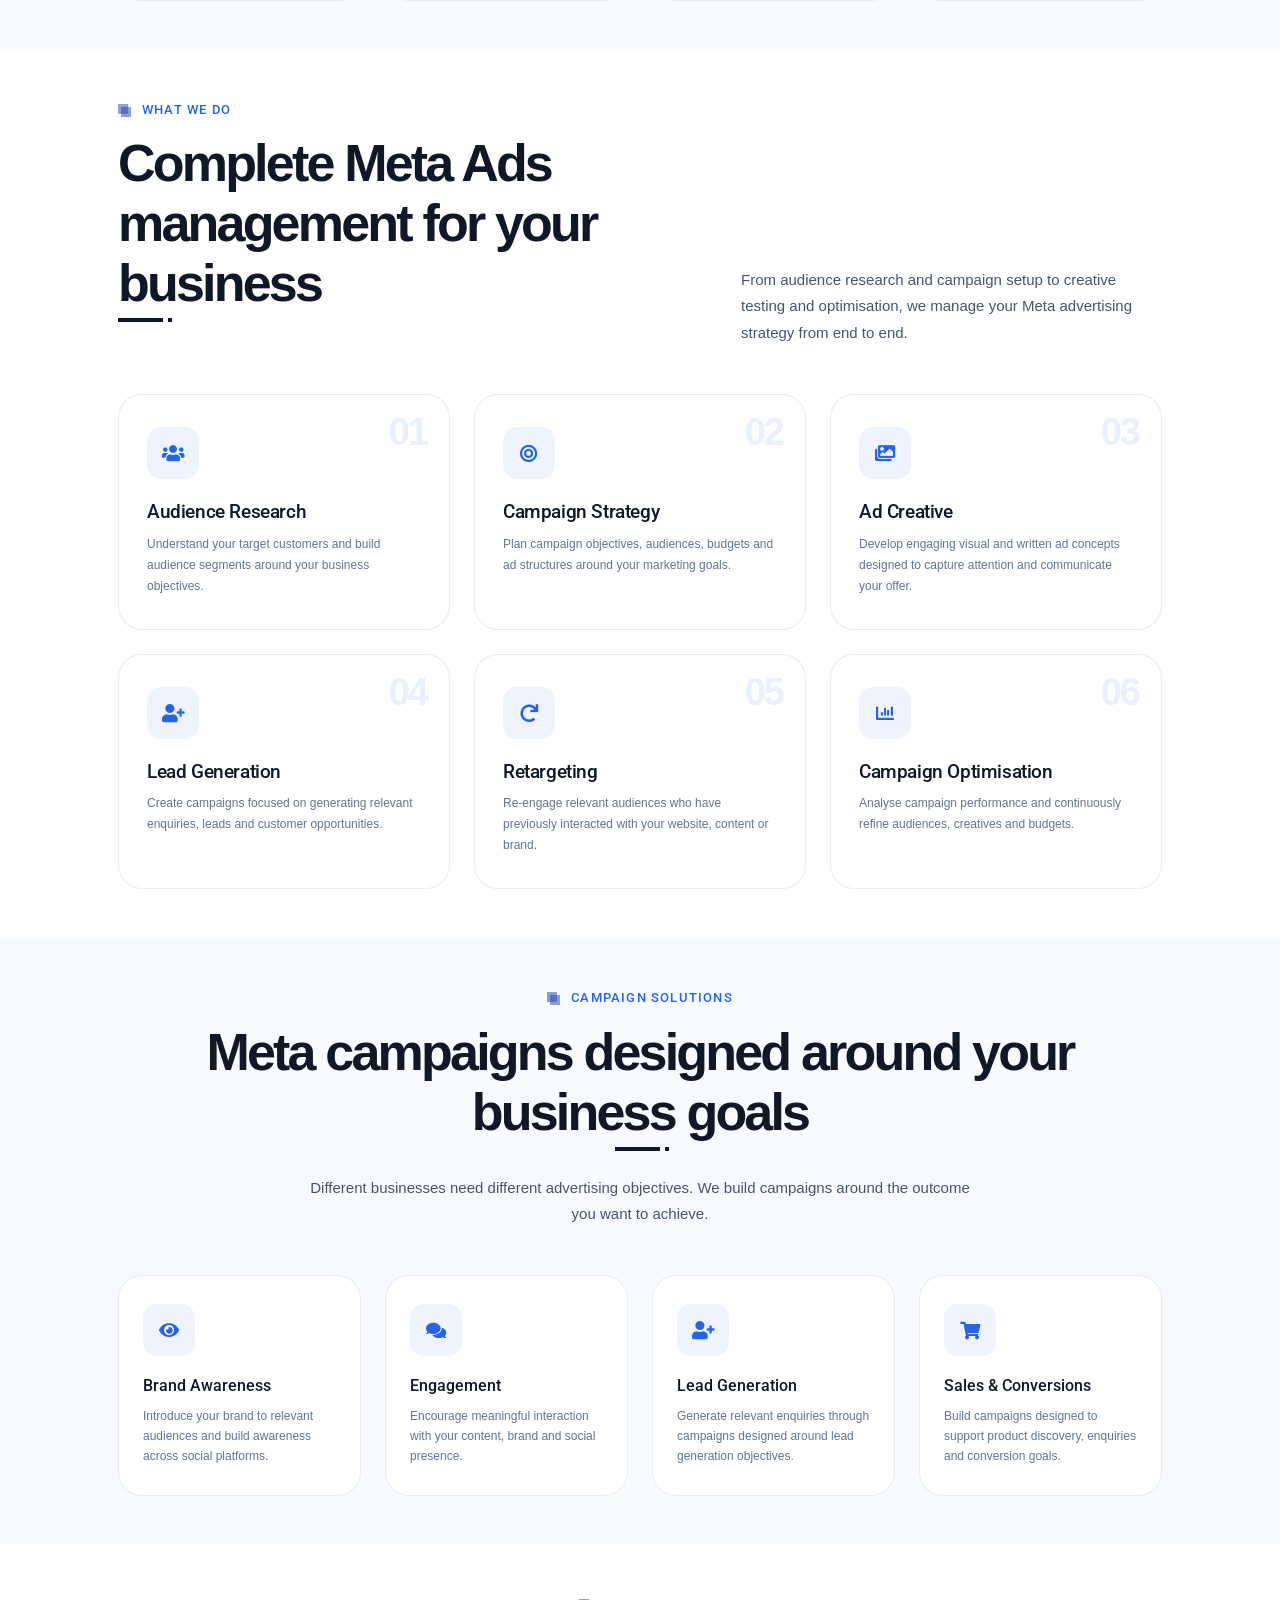
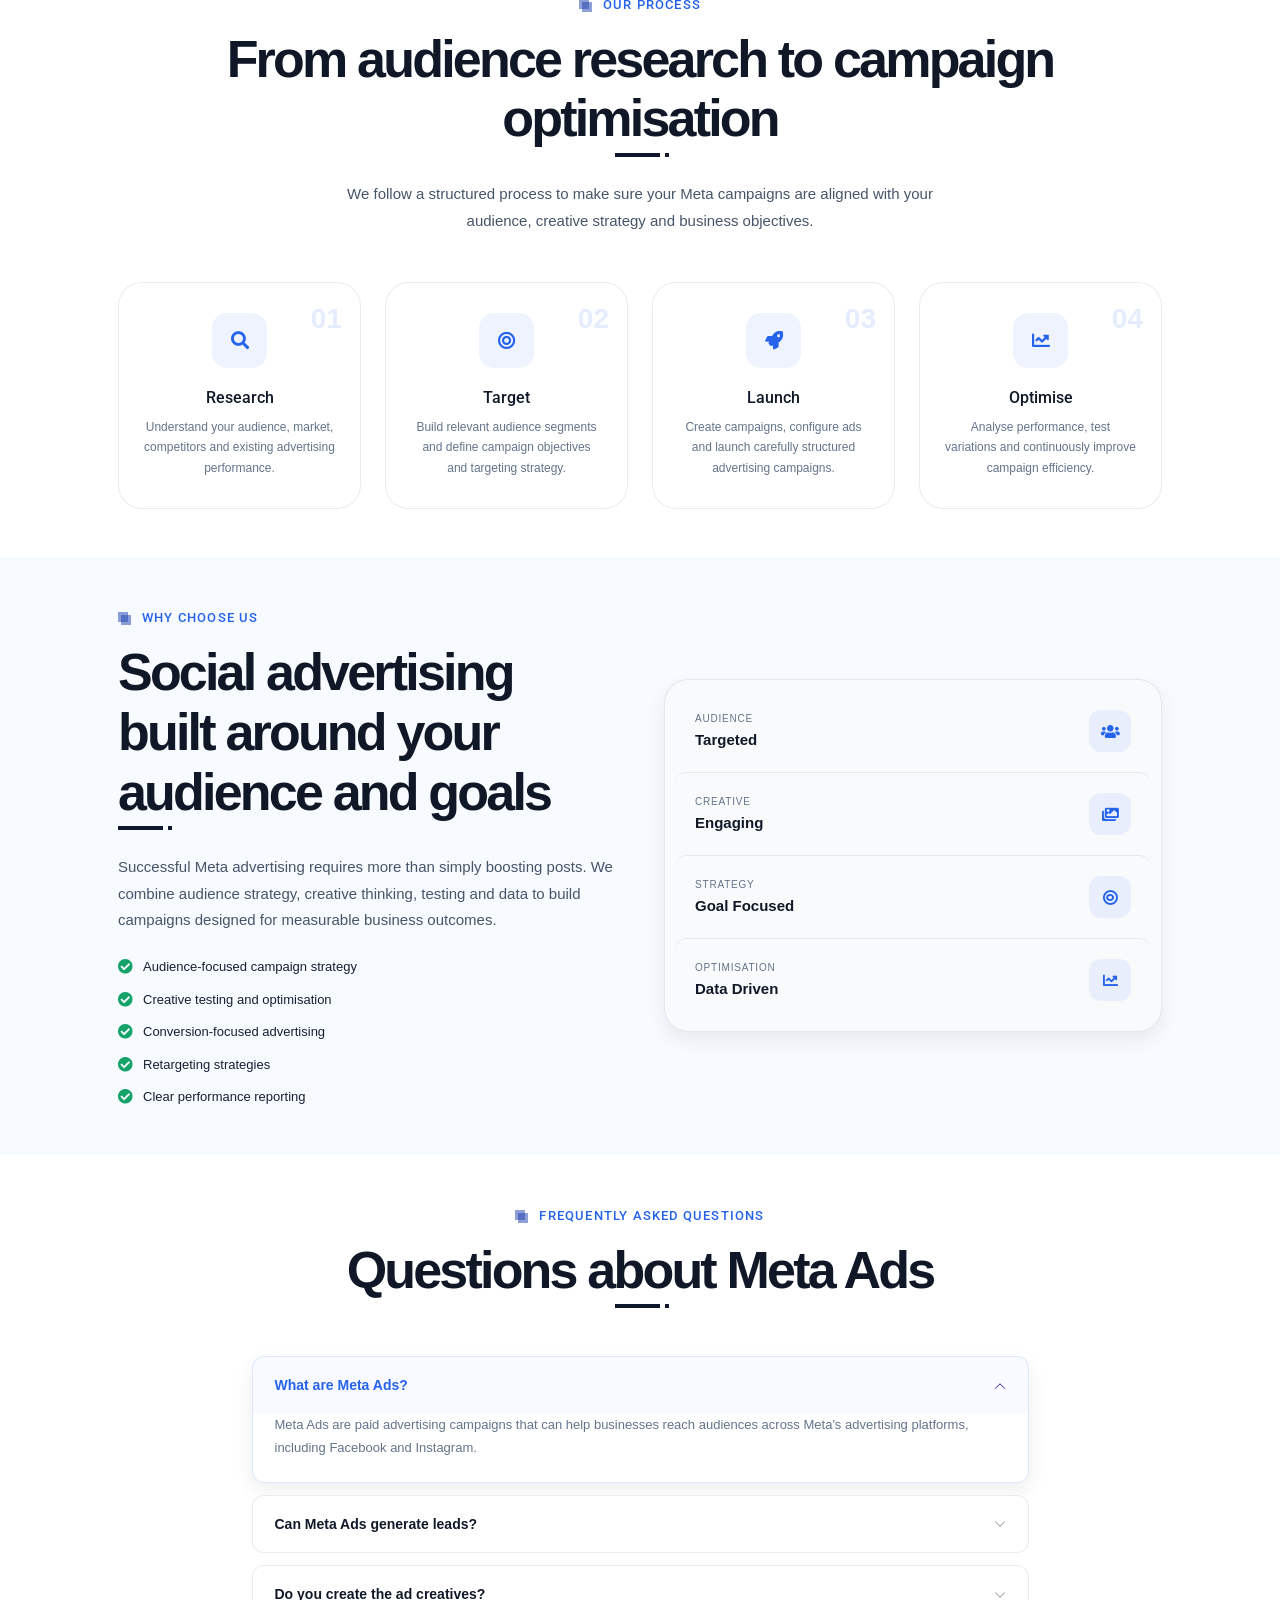
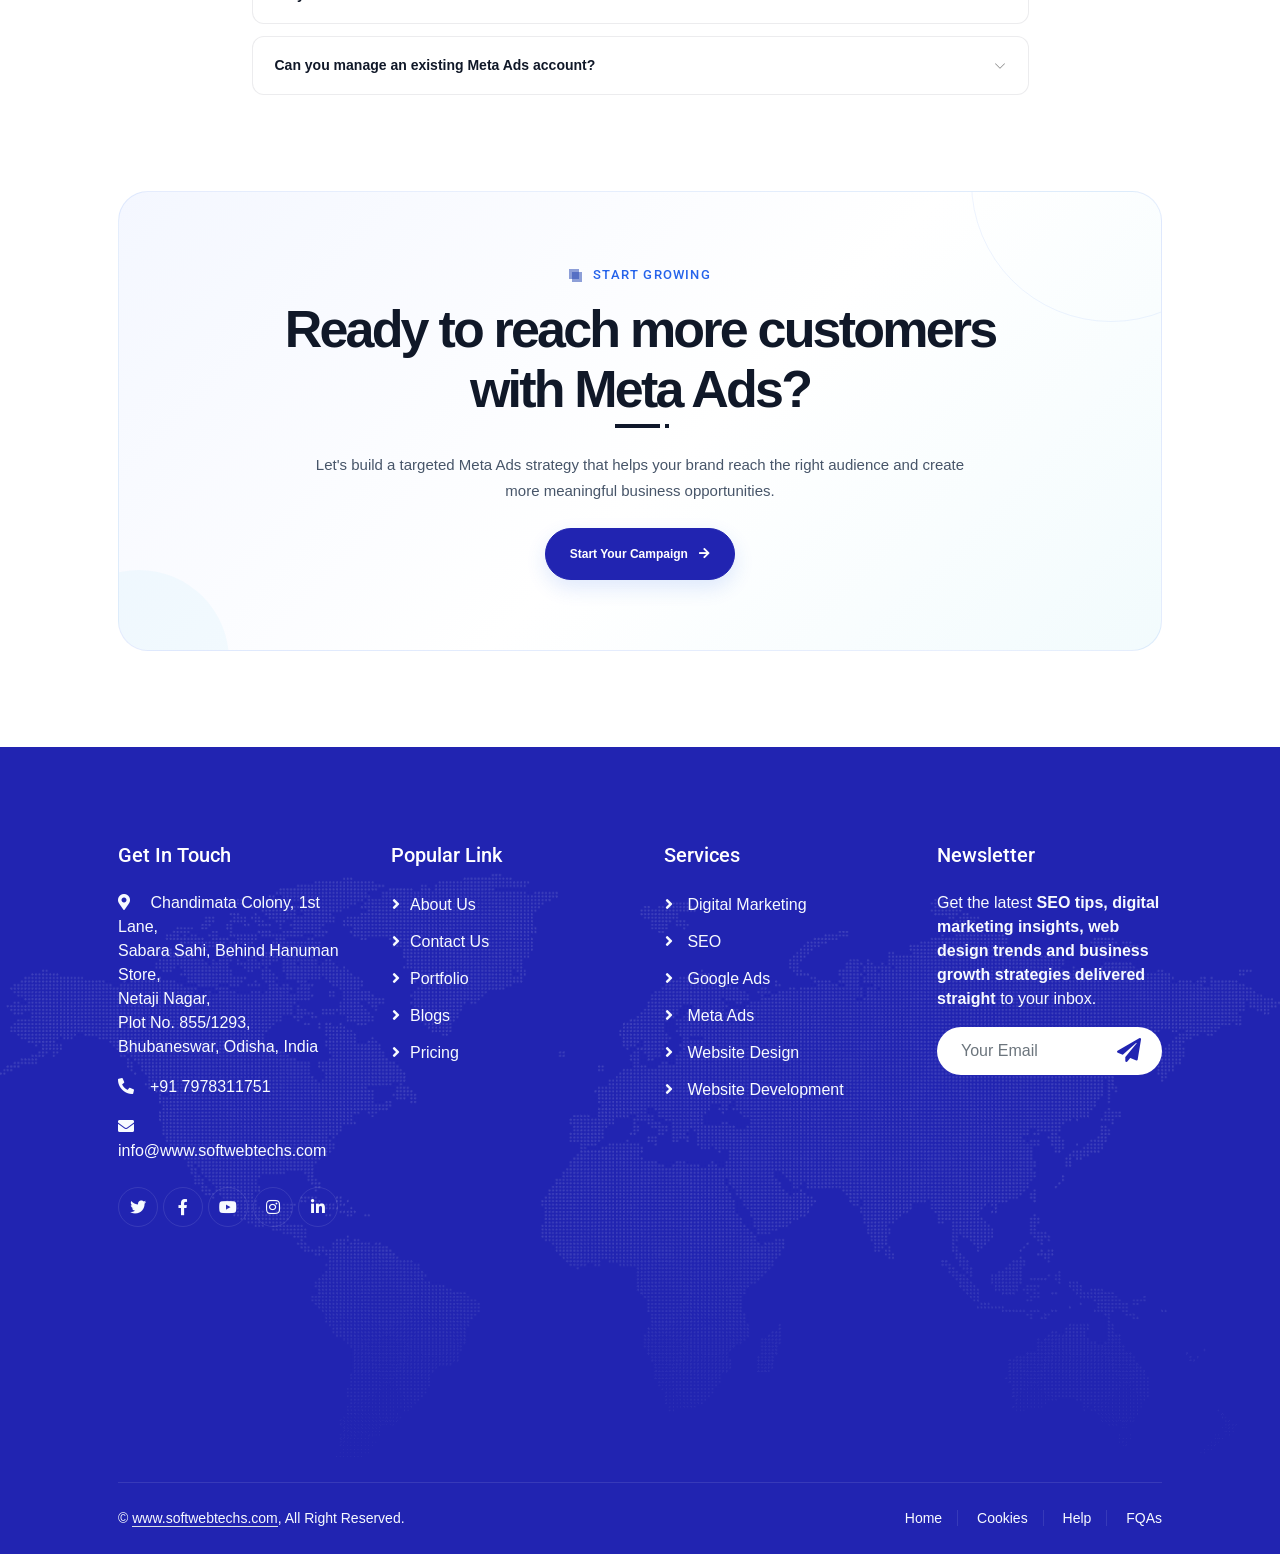
<file: meta-ads.html>
<!DOCTYPE html>
<html lang="en">

<head>
    <!-- ============================= -->
    <!-- BASIC META -->
    <!-- ============================= -->
    <meta charset="utf-8">

    <title>SoftWebTechs | SEO, Digital Marketing & Web Development Company</title>

    <meta name="viewport" content="width=device-width, initial-scale=1.0">

    <meta name="description"
        content="SoftWebTechs provides SEO, digital marketing, web design and development, social media marketing, local SEO and online growth solutions for businesses.">

    <meta name="keywords"
        content="SEO company, digital marketing company, SEO services, web development company, website design, social media marketing, local SEO, search engine optimization">

    <meta name="author" content="SoftWebTechs">

    <meta name="robots" content="index, follow">

    <meta name="googlebot" content="index, follow">

    <!-- Canonical URL -->
    <link rel="canonical" href="https://www.softwebtechs.com/">

    <!-- ============================= -->
    <!-- FAVICON -->
    <!-- ============================= -->
    <link rel="icon" type="image/png" sizes="32x32" href="img/favicon.png">
    <link rel="icon" type="image/png" sizes="16x16" href="img/favicon.png">

    <link rel="apple-touch-icon" sizes="180x180" href="img/favicon.png">

    <link rel="manifest" href="site.www.softwebtechs.com">

    <!-- ============================= -->
    <!-- THEME / MOBILE -->
    <!-- ============================= -->
    <meta name="theme-color" content="#0d6efd">
    <meta name="msapplication-TileColor" content="#0d6efd">

    <!-- ============================= -->
    <!-- GOOGLE / SEARCH -->
    <!-- ============================= -->
    <meta name="google" content="notranslate">

    <!-- ============================= -->
    <!-- OPEN GRAPH / FACEBOOK -->
    <!-- ============================= -->
    <meta property="og:type" content="website">

    <meta property="og:title"
        content="SoftWebTechs | SEO, Digital Marketing & Web Development">

    <meta property="og:description"
        content="Grow your business with professional SEO, digital marketing, web design and development solutions from SoftWebTechs.">

    <meta property="og:url"
        content="https://www.softwebtechs.com/">

    <meta property="og:site_name"
        content="SoftWebTechs">

    <meta property="og:image"
        content="https://www.softwebtechs.com/img/og-image.jpg">

    <meta property="og:image:width" content="1200">
    <meta property="og:image:height" content="630">

    <meta property="og:image:alt"
        content="SoftWebTechs - SEO and Digital Marketing Company">

    <!-- ============================= -->
    <!-- TWITTER / X -->
    <!-- ============================= -->
    <meta name="twitter:card" content="summary_large_image">

    <meta name="twitter:title"
        content="SoftWebTechs | SEO & Digital Marketing Company">

    <meta name="twitter:description"
        content="Professional SEO, digital marketing, web design and development solutions for business growth.">

    <meta name="twitter:image"
        content="https://www.softwebtechs.com/img/og-image.jpg">

    <!-- ============================= -->
    <!-- GOOGLE WEB FONTS -->
    <!-- ============================= -->
    <link rel="preconnect" href="https://fonts.googleapis.com">
    <link rel="preconnect" href="https://fonts.gstatic.com" crossorigin>

    <link href="https://fonts.googleapis.com/css2?family=Heebo:wght@400;500;600;700&family=Roboto:wght@400;500;700;900&display=swap"
        rel="stylesheet">

    <!-- ============================= -->
    <!-- ICONS -->
    <!-- ============================= -->
    <link
        href="https://cdnjs.cloudflare.com/ajax/libs/font-awesome/5.10.0/css/all.min.css"
        rel="stylesheet">

    <link
        href="https://cdn.jsdelivr.net/npm/bootstrap-icons@1.4.1/font/bootstrap-icons.css"
        rel="stylesheet">

    <!-- ============================= -->
    <!-- ANIMATION -->
    <!-- ============================= -->
    <link href="lib/animate/animate.min.css" rel="stylesheet">

    <!-- ============================= -->
    <!-- BOOTSTRAP -->
    <!-- ============================= -->
    <link href="css/bootstrap.min.css" rel="stylesheet">

    <!-- ============================= -->
    <!-- CUSTOM CSS -->
    <!-- ============================= -->
    <link href="css/style.css" rel="stylesheet">

</head>

<body>
    <div class="container-fluid bg-white p-0">
        <!-- Spinner Start -->
        <div id="spinner" class="show bg-white position-fixed translate-middle w-100 vh-100 top-50 start-50 d-flex align-items-center justify-content-center">
            

            <!-- LOGO -->
                    <a
                        href="index.html"
                        class="brand-logo"
                        aria-label="Agency Home"
                    >
<img class="img-fluid site-logo" src="img/logo.png" alt="Logo">                         

                    </a>
        </div>
        <!-- Spinner End -->

 <header>

        <div class="navbar-wrapper">

            <nav
                class="navbar-custom"
                id="mainNavbar"
                aria-label="Main navigation"
            >

                <div class="navbar-inner">

                    <!-- LOGO -->
                    <a
                        href="index.html"
                        class="brand-logo"
                        aria-label="Agency Home"
                    >
<img class="img-fluid site-logo" src="img/logo.png" alt="Logo">                         

                    </a>


                    <!-- DESKTOP NAVIGATION -->
                   <div class="desktop-navigation">

    <a href="index.html" class="nav-link-custom">
        Home
    </a>

    <a href="about.html" class="nav-link-custom">
        About
    </a>

    <!-- SERVICES -->
    <div class="dropdown">

        <a
            href="#services"
            class="nav-link-custom services-link dropdown-toggle"
            id="servicesDropdown"
            role="button"
            data-bs-toggle="dropdown"
            aria-expanded="false"
        >
            Services
        </a>

        <ul class="dropdown-menu custom-dropdown" aria-labelledby="servicesDropdown">

            <li>
                <a class="dropdown-item" href="digital-marketing.html">
                    Digital Marketing
                </a>
            </li>

            <li>
                <a class="dropdown-item" href="seo.html">
                    SEO
                </a>
            </li>

            <li>
                <a class="dropdown-item" href="google-ads.html">
                    Google Ads
                </a>
            </li>

            <li>
                <a class="dropdown-item" href="meta-ads.html">
                    Meta Ads
                </a>
            </li>

            <li>
                <a class="dropdown-item" href="website-design.html">
                    Website Design
                </a>
            </li>

            <li>
                <a class="dropdown-item" href="website-development.html">
                    Website Development
                </a>
            </li>

        </ul>

    </div>

    <a href="pricing.html" class="nav-link-custom">
        Pricing
    </a>

    <a href="portfolio.html" class="nav-link-custom">
        Portfolio
    </a>

    <a href="blogs.html" class="nav-link-custom">
        Blogs
    </a>

    <a href="contact.html" class="nav-link-custom">
        Contact
    </a>

</div>


                    <!-- DESKTOP CTA -->
                    <div class="desktop-cta">

                        <a
                            href="#contact"
                            class="btn-consultation"
                        >
                            Get Free Consultation

                            <i class="bi bi-arrow-up-right"></i>
                        </a>

                    </div>


                    <!-- MOBILE BUTTON -->
                    <button
                        type="button"
                        class="mobile-menu-toggle"
                        id="mobileMenuToggle"
                        aria-label="Open navigation"
                        aria-expanded="false"
                        aria-controls="mobileMenu"
                    >

                        <span class="hamburger-line"></span>
                        <span class="hamburger-line"></span>
                        <span class="hamburger-line"></span>

                    </button>

                </div>

            </nav>

        </div>


        <!-- MOBILE OVERLAY -->
        <div
            class="mobile-menu-overlay"
            id="mobileMenuOverlay"
        ></div>


        <!-- MOBILE MENU -->
        <aside
            class="mobile-menu"
            id="mobileMenu"
            aria-hidden="true"
        >

            <!-- HEADER -->
            <div class="mobile-menu-header">

                <a
                    href="index.html"
                    class="brand-logo mobile-logo"
                >

                    <span class="logo-icon">
                        <i class="bi bi-bar-chart-fill"></i>
                    </span>

                    <span class="logo-text">
                        Growth<span>Lab</span>
                    </span>

                </a>


                <button
                    type="button"
                    class="mobile-menu-close"
                    id="mobileMenuClose"
                    aria-label="Close navigation"
                >
                    <i class="bi bi-x-lg"></i>
                </button>

            </div>


            <!-- MOBILE NAVIGATION -->
            <div class="mobile-navigation">

                <a
                    href="index.html"
                    class="mobile-nav-link"
                >
                    Home
                </a>

                <a
                    href="about.html"
                    class="mobile-nav-link"
                >
                    About
                </a>


                <!-- MOBILE SERVICES -->
                <div>

                    <button
                        type="button"
                        class="mobile-services-toggle"
                        id="mobileServicesToggle"
                        aria-expanded="false"
                    >

                        <span>Services</span>

                        <i class="bi bi-chevron-down"></i>

                    </button>

<div 
    class="mobile-services-list" 
    id="mobileServicesList"
>

    <a 
        href="digital-marketing.html" 
        class="mobile-service-link"
    >
        Digital Marketing
    </a>

    <a 
        href="seo.html" 
        class="mobile-service-link"
    >
        SEO
    </a>

    <a 
        href="google-ads.html" 
        class="mobile-service-link"
    >
        Google Ads
    </a>

    <a 
        href="meta-ads.html" 
        class="mobile-service-link"
    >
        Meta Ads
    </a>

    <a 
        href="website-design.html" 
        class="mobile-service-link"
    >
        Website Design
    </a>

    <a 
        href="website-development.html" 
        class="mobile-service-link"
    >
        Website Development
    </a>

</div>

                </div>


                <a
                    href="pricing.html"
                    class="mobile-nav-link"
                >
                Pricing
                </a>

                <a
                    href="portfolio.html"
                    class="mobile-nav-link"
                >
                    Portfolio
                </a>

                <a
                    href="blogs.html"
                    class="mobile-nav-link"
                >
                    Blogs
                </a>

                <a
                    href="contact.html"
                    class="mobile-nav-link"
                >
                    Contact
                </a>

            </div>


            <!-- MOBILE CTA -->
            <div class="mobile-cta">

                <a
                    href="#contact"
                    class="btn-consultation"
                >
                    Get Free Consultation

                    <i class="bi bi-arrow-up-right"></i>
                </a>

            </div>

        </aside>

    </header>
<main>  
<section class="page-header">

    <!-- Decorative Background -->
    <div class="page-header-glow page-header-glow-1"></div>
    <div class="page-header-glow page-header-glow-2"></div>

    <div class="page-header-grid"></div>

    <div class="container">

        <div class="page-header-content">

            <!-- Breadcrumb -->
            <nav aria-label="breadcrumb"
                 class="page-breadcrumb">

                <ol class="breadcrumb mb-0">

                    <li class="breadcrumb-item">
                        <a href="index.html">
                            <i class="bi bi-house-door"></i>
                            Home
                        </a>
                    </li>


                    <li class="breadcrumb-item active"
                        aria-current="page">

                  Meta ADs

                    </li>

                </ol>

            </nav>


            <!-- Eyebrow -->

            <!-- <div class="page-header-eyebrow">

                <span></span>

                SEO & DIGITAL GROWTH

                <span></span>

            </div> -->


            <!-- Title -->

            <h1 class="page-header-title">

            
                <span>Meta ADs</span>

            </h1>


            <!-- Description -->

            <p class="page-header-description">

                Learn about our mission, team, and the SEO-driven strategies
                we use to help businesses grow their online presence.

            </p>


   

        </div>

    </div>

</section>
<section class="service-detail-body">

    <!-- =====================================================
         META ADS INTRO
    ====================================================== -->

    <section class="container-fluid py-5">

        <div class="container px-lg-5">

            <div class="row align-items-center g-5">

                <div class="col-lg-7">

                    <div class="section-title position-relative mb-4 pb-2">

                        <h6 class="position-relative text-primary ps-4">
                            Meta Ads
                        </h6>

                        <h2 class="mt-2">
                            Reach the right audience with powerful Meta Ads campaigns
                        </h2>

                    </div>

                    <p class="lead mb-4">

                        Connect your brand with the people most likely
                        to engage, enquire and buy through strategic
                        advertising across Facebook and Instagram.

                    </p>

                    <p class="mb-4">

                        We create and manage Meta advertising campaigns
                        using audience targeting, compelling creatives,
                        campaign testing and continuous optimisation to
                        help your business achieve measurable marketing
                        goals.

                    </p>

                    <div class="d-flex flex-wrap gap-3">

                        <a
                            href="contact.html"
                            class="btn btn-primary px-4 py-3"
                        >
                            Start Your Campaign
                            <i class="fa fa-arrow-right ms-2"></i>
                        </a>

                        <a
                            href="#meta-ads-process"
                            class="btn btn-outline-primary px-4 py-3"
                        >
                            Our Process
                        </a>

                    </div>

                </div>


                <div class="col-lg-5">

                    <div class="service-detail-visual">

                        <div class="service-visual-icon">
                            <i class="fab fa-meta"></i>
                        </div>

                        <div class="service-visual-content">

                            <span>
                                META ADS
                            </span>

                            <h3>
                                Social Advertising
                            </h3>

                            <div class="service-growth">

                                <i class="fa fa-arrow-up"></i>

                                Reach • Engage • Convert

                            </div>

                        </div>

                        <div class="service-visual-bars">

                            <span style="height:34%;"></span>
                            <span style="height:45%;"></span>
                            <span style="height:57%;"></span>
                            <span style="height:63%;"></span>
                            <span style="height:73%;"></span>
                            <span style="height:84%;"></span>
                            <span style="height:96%;"></span>

                        </div>

                    </div>

                </div>

            </div>

        </div>

    </section>


    <!-- =====================================================
         WHY META ADS
    ====================================================== -->

    <section class="container-fluid py-5 bg-light">

        <div class="container px-lg-5">

            <div class="text-center mb-5">

                <div class="section-title position-relative mb-4 pb-2 text-center">

                    <h6 class="position-relative text-primary ps-4">
                        Why Meta Ads
                    </h6>

                    <h2 class="mt-2 text-center">
                        Turn social attention into meaningful business results
                    </h2>

                </div>

                <p class="mx-auto mb-0"
                   style="max-width: 680px;">

                    Meta advertising gives businesses the opportunity
                    to reach specific audiences with relevant messages,
                    creative content and campaigns built around clear
                    marketing objectives.

                </p>

            </div>


            <div class="row g-4">

                <div class="col-md-6 col-lg-3">

                    <div class="service-benefit-card">

                        <div class="service-benefit-icon">
                            <i class="fa fa-users"></i>
                        </div>

                        <h5>
                            Audience Targeting
                        </h5>

                        <p>
                            Reach relevant audiences using targeting
                            options aligned with your campaign goals
                            and customer profile.
                        </p>

                    </div>

                </div>


                <div class="col-md-6 col-lg-3">

                    <div class="service-benefit-card">

                        <div class="service-benefit-icon">
                            <i class="fa fa-image"></i>
                        </div>

                        <h5>
                            Creative Advertising
                        </h5>

                        <p>
                            Use engaging images, videos and ad messaging
                            to capture attention and communicate your
                            brand effectively.
                        </p>

                    </div>

                </div>


                <div class="col-md-6 col-lg-3">

                    <div class="service-benefit-card">

                        <div class="service-benefit-icon">
                            <i class="fa fa-chart-line"></i>
                        </div>

                        <h5>
                            Measurable Results
                        </h5>

                        <p>
                            Track campaign activity and use performance
                            data to understand what is working.
                        </p>

                    </div>

                </div>


                <div class="col-md-6 col-lg-3">

                    <div class="service-benefit-card">

                        <div class="service-benefit-icon">
                            <i class="fa fa-sliders-h"></i>
                        </div>

                        <h5>
                            Continuous Optimisation
                        </h5>

                        <p>
                            Test audiences, creatives and campaigns
                            to identify opportunities for improved
                            performance.
                        </p>

                    </div>

                </div>

            </div>

        </div>

    </section>


    <!-- =====================================================
         META ADS SERVICES
    ====================================================== -->

    <section class="container-fluid py-5">

        <div class="container px-lg-5">

            <div class="row align-items-end g-4 mb-5">

                <div class="col-lg-7">

                    <div class="section-title position-relative mb-4 pb-2">

                        <h6 class="position-relative text-primary ps-4">
                            What We Do
                        </h6>

                        <h2 class="mt-2">
                            Complete Meta Ads management for your business
                        </h2>

                    </div>

                </div>

                <div class="col-lg-5">

                    <p class="mb-0">

                        From audience research and campaign setup to
                        creative testing and optimisation, we manage
                        your Meta advertising strategy from end to end.

                    </p>

                </div>

            </div>


            <div class="row g-4">


                <!-- Audience Research -->

                <div class="col-lg-4 col-md-6">

                    <div class="service-work-card">

                        <span class="service-work-number">
                            01
                        </span>

                        <div class="service-work-icon">
                            <i class="fa fa-users"></i>
                        </div>

                        <h4>
                            Audience Research
                        </h4>

                        <p>
                            Understand your target customers and build
                            audience segments around your business
                            objectives.
                        </p>

                    </div>

                </div>


                <!-- Campaign Strategy -->

                <div class="col-lg-4 col-md-6">

                    <div class="service-work-card">

                        <span class="service-work-number">
                            02
                        </span>

                        <div class="service-work-icon">
                            <i class="fa fa-bullseye"></i>
                        </div>

                        <h4>
                            Campaign Strategy
                        </h4>

                        <p>
                            Plan campaign objectives, audiences, budgets
                            and ad structures around your marketing goals.
                        </p>

                    </div>

                </div>


                <!-- Creative Ads -->

                <div class="col-lg-4 col-md-6">

                    <div class="service-work-card">

                        <span class="service-work-number">
                            03
                        </span>

                        <div class="service-work-icon">
                            <i class="fa fa-images"></i>
                        </div>

                        <h4>
                            Ad Creative
                        </h4>

                        <p>
                            Develop engaging visual and written ad
                            concepts designed to capture attention and
                            communicate your offer.
                        </p>

                    </div>

                </div>


                <!-- Lead Generation -->

                <div class="col-lg-4 col-md-6">

                    <div class="service-work-card">

                        <span class="service-work-number">
                            04
                        </span>

                        <div class="service-work-icon">
                            <i class="fa fa-user-plus"></i>
                        </div>

                        <h4>
                            Lead Generation
                        </h4>

                        <p>
                            Create campaigns focused on generating
                            relevant enquiries, leads and customer
                            opportunities.
                        </p>

                    </div>

                </div>


                <!-- Retargeting -->

                <div class="col-lg-4 col-md-6">

                    <div class="service-work-card">

                        <span class="service-work-number">
                            05
                        </span>

                        <div class="service-work-icon">
                            <i class="fa fa-redo"></i>
                        </div>

                        <h4>
                            Retargeting
                        </h4>

                        <p>
                            Re-engage relevant audiences who have
                            previously interacted with your website,
                            content or brand.
                        </p>

                    </div>

                </div>


                <!-- Optimisation -->

                <div class="col-lg-4 col-md-6">

                    <div class="service-work-card">

                        <span class="service-work-number">
                            06
                        </span>

                        <div class="service-work-icon">
                            <i class="fa fa-chart-bar"></i>
                        </div>

                        <h4>
                            Campaign Optimisation
                        </h4>

                        <p>
                            Analyse campaign performance and continuously
                            refine audiences, creatives and budgets.
                        </p>

                    </div>

                </div>

            </div>

        </div>

    </section>


    <!-- =====================================================
         CAMPAIGN OBJECTIVES
    ====================================================== -->

    <section class="container-fluid py-5 bg-light">

        <div class="container px-lg-5">

            <div class="text-center mb-5">

                <div class="section-title position-relative mb-4 pb-2 text-center">

                    <h6 class="position-relative text-primary ps-4">
                        Campaign Solutions
                    </h6>

                    <h2 class="mt-2 text-center">
                        Meta campaigns designed around your business goals
                    </h2>

                </div>

                <p class="mx-auto mb-0"
                   style="max-width: 680px;">

                    Different businesses need different advertising
                    objectives. We build campaigns around the outcome
                    you want to achieve.

                </p>

            </div>


            <div class="row g-4">


                <div class="col-md-6 col-lg-3">

                    <div class="service-benefit-card">

                        <div class="service-benefit-icon">
                            <i class="fa fa-eye"></i>
                        </div>

                        <h5>
                            Brand Awareness
                        </h5>

                        <p>
                            Introduce your brand to relevant audiences
                            and build awareness across social platforms.
                        </p>

                    </div>

                </div>


                <div class="col-md-6 col-lg-3">

                    <div class="service-benefit-card">

                        <div class="service-benefit-icon">
                            <i class="fa fa-comments"></i>
                        </div>

                        <h5>
                            Engagement
                        </h5>

                        <p>
                            Encourage meaningful interaction with your
                            content, brand and social presence.
                        </p>

                    </div>

                </div>


                <div class="col-md-6 col-lg-3">

                    <div class="service-benefit-card">

                        <div class="service-benefit-icon">
                            <i class="fa fa-user-plus"></i>
                        </div>

                        <h5>
                            Lead Generation
                        </h5>

                        <p>
                            Generate relevant enquiries through campaigns
                            designed around lead generation objectives.
                        </p>

                    </div>

                </div>


                <div class="col-md-6 col-lg-3">

                    <div class="service-benefit-card">

                        <div class="service-benefit-icon">
                            <i class="fa fa-shopping-cart"></i>
                        </div>

                        <h5>
                            Sales & Conversions
                        </h5>

                        <p>
                            Build campaigns designed to support product
                            discovery, enquiries and conversion goals.
                        </p>

                    </div>

                </div>

            </div>

        </div>

    </section>


    <!-- =====================================================
         PROCESS
    ====================================================== -->

    <section
        id="meta-ads-process"
        class="container-fluid py-5"
    >

        <div class="container px-lg-5">

            <div class="text-center mb-5">

                <div class="section-title position-relative mb-4 pb-2 text-center">

                    <h6 class="position-relative text-primary ps-4">
                        Our Process
                    </h6>

                    <h2 class="mt-2 text-center">
                        From audience research to campaign optimisation
                    </h2>

                </div>

                <p class="mx-auto mb-0"
                   style="max-width: 650px;">

                    We follow a structured process to make sure your
                    Meta campaigns are aligned with your audience,
                    creative strategy and business objectives.

                </p>

            </div>


            <div class="row g-4">


                <div class="col-lg-3 col-md-6">

                    <div class="service-process-card">

                        <span>01</span>

                        <i class="fa fa-search"></i>

                        <h5>
                            Research
                        </h5>

                        <p>
                            Understand your audience, market, competitors
                            and existing advertising performance.
                        </p>

                    </div>

                </div>


                <div class="col-lg-3 col-md-6">

                    <div class="service-process-card">

                        <span>02</span>

                        <i class="fa fa-bullseye"></i>

                        <h5>
                            Target
                        </h5>

                        <p>
                            Build relevant audience segments and define
                            campaign objectives and targeting strategy.
                        </p>

                    </div>

                </div>


                <div class="col-lg-3 col-md-6">

                    <div class="service-process-card">

                        <span>03</span>

                        <i class="fa fa-rocket"></i>

                        <h5>
                            Launch
                        </h5>

                        <p>
                            Create campaigns, configure ads and launch
                            carefully structured advertising campaigns.
                        </p>

                    </div>

                </div>


                <div class="col-lg-3 col-md-6">

                    <div class="service-process-card">

                        <span>04</span>

                        <i class="fa fa-chart-line"></i>

                        <h5>
                            Optimise
                        </h5>

                        <p>
                            Analyse performance, test variations and
                            continuously improve campaign efficiency.
                        </p>

                    </div>

                </div>

            </div>

        </div>

    </section>


    <!-- =====================================================
         WHY CHOOSE US
    ====================================================== -->

    <section class="container-fluid py-5 bg-light">

        <div class="container px-lg-5">

            <div class="row align-items-center g-5">

                <div class="col-lg-6">

                    <div class="section-title position-relative mb-4 pb-2">

                        <h6 class="position-relative text-primary ps-4">
                            Why Choose Us
                        </h6>

                        <h2 class="mt-2">
                            Social advertising built around your audience and goals
                        </h2>

                    </div>

                    <p class="mb-4">

                        Successful Meta advertising requires more than
                        simply boosting posts. We combine audience
                        strategy, creative thinking, testing and data
                        to build campaigns designed for measurable
                        business outcomes.

                    </p>

                    <div class="service-check-list">

                        <div>
                            <i class="fa fa-check-circle"></i>
                            Audience-focused campaign strategy
                        </div>

                        <div>
                            <i class="fa fa-check-circle"></i>
                            Creative testing and optimisation
                        </div>

                        <div>
                            <i class="fa fa-check-circle"></i>
                            Conversion-focused advertising
                        </div>

                        <div>
                            <i class="fa fa-check-circle"></i>
                            Retargeting strategies
                        </div>

                        <div>
                            <i class="fa fa-check-circle"></i>
                            Clear performance reporting
                        </div>

                    </div>

                </div>


                <div class="col-lg-6">

                    <div class="service-stat-box">

                        <div class="service-stat-row">

                            <div>

                                <span>
                                    Audience
                                </span>

                                <strong>
                                    Targeted
                                </strong>

                            </div>

                            <i class="fa fa-users"></i>

                        </div>


                        <div class="service-stat-row">

                            <div>

                                <span>
                                    Creative
                                </span>

                                <strong>
                                    Engaging
                                </strong>

                            </div>

                            <i class="fa fa-images"></i>

                        </div>


                        <div class="service-stat-row">

                            <div>

                                <span>
                                    Strategy
                                </span>

                                <strong>
                                    Goal Focused
                                </strong>

                            </div>

                            <i class="fa fa-bullseye"></i>

                        </div>


                        <div class="service-stat-row">

                            <div>

                                <span>
                                    Optimisation
                                </span>

                                <strong>
                                    Data Driven
                                </strong>

                            </div>

                            <i class="fa fa-chart-line"></i>

                        </div>

                    </div>

                </div>

            </div>

        </div>

    </section>


    <!-- =====================================================
         FAQ
    ====================================================== -->

    <section class="container-fluid py-5">

        <div class="container px-lg-5">

            <div class="text-center mb-5">

                <div class="section-title position-relative mb-4 pb-2 text-center">

                    <h6 class="position-relative text-primary ps-4">
                        Frequently Asked Questions
                    </h6>

                    <h2 class="mt-2 text-center">
                        Questions about Meta Ads
                    </h2>

                </div>

            </div>


            <div class="row justify-content-center">

                <div class="col-lg-9">

                    <div
                        class="accordion service-faq"
                        id="metaAdsFaq"
                    >


                        <div class="accordion-item">

                            <h2 class="accordion-header">

                                <button
                                    class="accordion-button"
                                    type="button"
                                    data-bs-toggle="collapse"
                                    data-bs-target="#metaFaqOne"
                                >
                                    What are Meta Ads?
                                </button>

                            </h2>

                            <div
                                id="metaFaqOne"
                                class="accordion-collapse collapse show"
                                data-bs-parent="#metaAdsFaq"
                            >

                                <div class="accordion-body">

                                    Meta Ads are paid advertising
                                    campaigns that can help businesses
                                    reach audiences across Meta's
                                    advertising platforms, including
                                    Facebook and Instagram.

                                </div>

                            </div>

                        </div>


                        <div class="accordion-item">

                            <h2 class="accordion-header">

                                <button
                                    class="accordion-button collapsed"
                                    type="button"
                                    data-bs-toggle="collapse"
                                    data-bs-target="#metaFaqTwo"
                                >
                                    Can Meta Ads generate leads?
                                </button>

                            </h2>

                            <div
                                id="metaFaqTwo"
                                class="accordion-collapse collapse"
                                data-bs-parent="#metaAdsFaq"
                            >

                                <div class="accordion-body">

                                    Yes. Meta campaigns can be structured
                                    around lead generation objectives,
                                    with targeting and creative designed
                                    to encourage relevant users to
                                    enquire.

                                </div>

                            </div>

                        </div>


                        <div class="accordion-item">

                            <h2 class="accordion-header">

                                <button
                                    class="accordion-button collapsed"
                                    type="button"
                                    data-bs-toggle="collapse"
                                    data-bs-target="#metaFaqThree"
                                >
                                    Do you create the ad creatives?
                                </button>

                            </h2>

                            <div
                                id="metaFaqThree"
                                class="accordion-collapse collapse"
                                data-bs-parent="#metaAdsFaq"
                            >

                                <div class="accordion-body">

                                    Creative requirements can be included
                                    as part of the campaign strategy,
                                    including ad messaging, visual
                                    concepts and creative variations
                                    for testing.

                                </div>

                            </div>

                        </div>


                        <div class="accordion-item">

                            <h2 class="accordion-header">

                                <button
                                    class="accordion-button collapsed"
                                    type="button"
                                    data-bs-toggle="collapse"
                                    data-bs-target="#metaFaqFour"
                                >
                                    Can you manage an existing Meta Ads account?
                                </button>

                            </h2>

                            <div
                                id="metaFaqFour"
                                class="accordion-collapse collapse"
                                data-bs-parent="#metaAdsFaq"
                            >

                                <div class="accordion-body">

                                    Yes. We can review your existing
                                    campaigns, identify opportunities
                                    and optimise your advertising
                                    strategy based on your objectives.

                                </div>

                            </div>

                        </div>


                    </div>

                </div>

            </div>

        </div>

    </section>


    <!-- =====================================================
         CTA
    ====================================================== -->

    <section class="container-fluid py-5">

        <div class="container px-lg-5">

            <div class="service-detail-cta text-center">

                <div class="section-title position-relative mb-4 pb-2 text-center">

                    <h6 class="position-relative text-primary ps-4">
                        Start Growing
                    </h6>

                    <h2 class="mt-2 text-center">
                        Ready to reach more customers with Meta Ads?
                    </h2>

                </div>

                <p class="mx-auto mb-4"
                   style="max-width: 650px;">

                    Let's build a targeted Meta Ads strategy that helps
                    your brand reach the right audience and create more
                    meaningful business opportunities.

                </p>

                <a
                    href="contact.html"
                    class="btn btn-primary px-4 py-3"
                >
                    Start Your Campaign
                    <i class="fa fa-arrow-right ms-2"></i>
                </a>

            </div>

        </div>

    </section>

</section>

 
 </main>
       <!-- Footer Start -->
        <!-- Footer Start -->
        <div class="container-fluid bg-primary text-light footer mt-5 pt-5 wow fadeIn" data-wow-delay="0.1s">
            <div class="container py-5 px-lg-5">
                <div class="row g-5">
                    <div class="col-md-6 col-lg-3">
                        <h5 class="text-white mb-4">Get In Touch</h5>
                  <p>
    <i class="fa fa-map-marker-alt me-3"></i>
    Chandimata Colony, 1st Lane,<br>
    Sabara Sahi, Behind Hanuman Store,<br>
    Netaji Nagar,<br>
    Plot No. 855/1293,<br>
    Bhubaneswar, Odisha, India
</p>
                        <p><i class="fa fa-phone-alt me-3"></i>+91 7978311751</p>
                        <p><i class="fa fa-envelope me-3"></i>info@www.softwebtechs.com</p>
                        <div class="d-flex pt-2">
                            <a class="btn btn-outline-light btn-social" href=""><i class="fab fa-twitter"></i></a>
                            <a class="btn btn-outline-light btn-social" href=""><i class="fab fa-facebook-f"></i></a>
                            <a class="btn btn-outline-light btn-social" href=""><i class="fab fa-youtube"></i></a>
                            <a class="btn btn-outline-light btn-social" href=""><i class="fab fa-instagram"></i></a>
                            <a class="btn btn-outline-light btn-social" href=""><i class="fab fa-linkedin-in"></i></a>
                        </div>
<iframe src="https://www.google.com/maps/embed?pb=!1m18!1m12!1m3!1d3386.490967331761!2d85.85873422469524!3d20.29222171266909!2m3!1f0!2f0!3f0!3m2!1i1024!2i768!4f13.1!3m3!1m2!1s0x3a190a0fb9be3c4b%3A0x80a3d4bb8f350d7e!2sChandimata%20Colony%2C%20Rasulgarh%2C%20Bhubaneswar%2C%20Odisha%20751010!5e1!3m2!1sen!2sin!4v1786867472023!5m2!1sen!2sin" width="100%" height="200" style="border:0;" allowfullscreen="" loading="lazy" referrerpolicy="strict-origin-when-cross-origin"></iframe>
                    </div>
                    <div class="col-md-6 col-lg-3">
                        <h5 class="text-white mb-4">Popular Link</h5>
                        <a class="btn btn-link" href="about.html">About Us</a>
                        <a class="btn btn-link" href="contact.html">Contact Us</a>
                        <a class="btn btn-link" href="portfolio.html">Portfolio</a>
                        <a class="btn btn-link" href="blogs.html">Blogs</a>
                        <a class="btn btn-link" href="pricing.html">Pricing</a>
                    </div>
                    <div class="col-md-6 col-lg-3">
     <h5 class="text-white mb-4">Services</h5>

    <a class="btn btn-link" href="digital-marketing.html">
        Digital Marketing
    </a>

    <a class="btn btn-link" href="seo.html">
        SEO
    </a>

    <a class="btn btn-link" href="google-ads.html">
        Google Ads
    </a>

    <a class="btn btn-link" href="meta-ads.html">
        Meta Ads
    </a>

    <a class="btn btn-link" href="website-design.html">
        Website Design
    </a>

    <a class="btn btn-link" href="website-development.html">
        Website Development
    </a>
                      </div>
                    <div class="col-md-6 col-lg-3">
                        <h5 class="text-white mb-4">Newsletter</h5>
                        <p>Get the latest <b> SEO tips, digital marketing insights, web design trends and business growth strategies delivered straight </b> to your inbox.</p>
                        <div class="position-relative w-100 mt-3">
                            <input class="form-control border-0 rounded-pill w-100 ps-4 pe-5" type="text" placeholder="Your Email" style="height: 48px;">
                            <button type="button" class="btn shadow-none position-absolute top-0 end-0 mt-1 me-2"><i class="fa fa-paper-plane text-primary fs-4"></i></button>
                        </div>
                    </div>
                </div>
            </div>
            <div class="container px-lg-5">
                <div class="copyright">
                    <div class="row">
                        <div class="col-md-6 text-center text-md-start mb-3 mb-md-0">
                            &copy; <a class="border-bottom" href="#">www.softwebtechs.com</a>, All Right Reserved. 
							<!--/*** The author’s attribution link below must remain intact on your website. ***/-->
                            <!--/*** If you wish to remove this credit link, please purchase the Pro Version from https://htmlcodex.com . ***/-->
                            <!-- Designed By <a class="border-bottom" href="https://htmlcodex.com">Xyz</a> -->
                        </div>
                        <div class="col-md-6 text-center text-md-end">
                            <div class="footer-menu">
                                <a href="">Home</a>
                                <a href="">Cookies</a>
                                <a href="">Help</a>
                                <a href="">FQAs</a>
                            </div>
                        </div>
                    </div>
                </div>
            </div>
        </div>
        <!-- Footer End -->


        <!-- Back to Top -->
        <a href="#" class="btn btn-lg btn-primary btn-lg-square back-to-top pt-2"><i class="bi bi-arrow-up"></i></a>
    </div>

    <!-- JavaScript Libraries -->
    <script src="https://code.jquery.com/jquery-3.4.1.min.js"></script>
    <script src="https://cdn.jsdelivr.net/npm/bootstrap@5.0.0/dist/js/bootstrap.bundle.min.js"></script>
    <script src="lib/wow/wow.min.js"></script>
    <script src="lib/easing/easing.min.js"></script>
    <script src="lib/waypoints/waypoints.min.js"></script>

    <!-- Template Javascript -->
    <script src="js/main.js"></script>
</body>

</html>
</file>
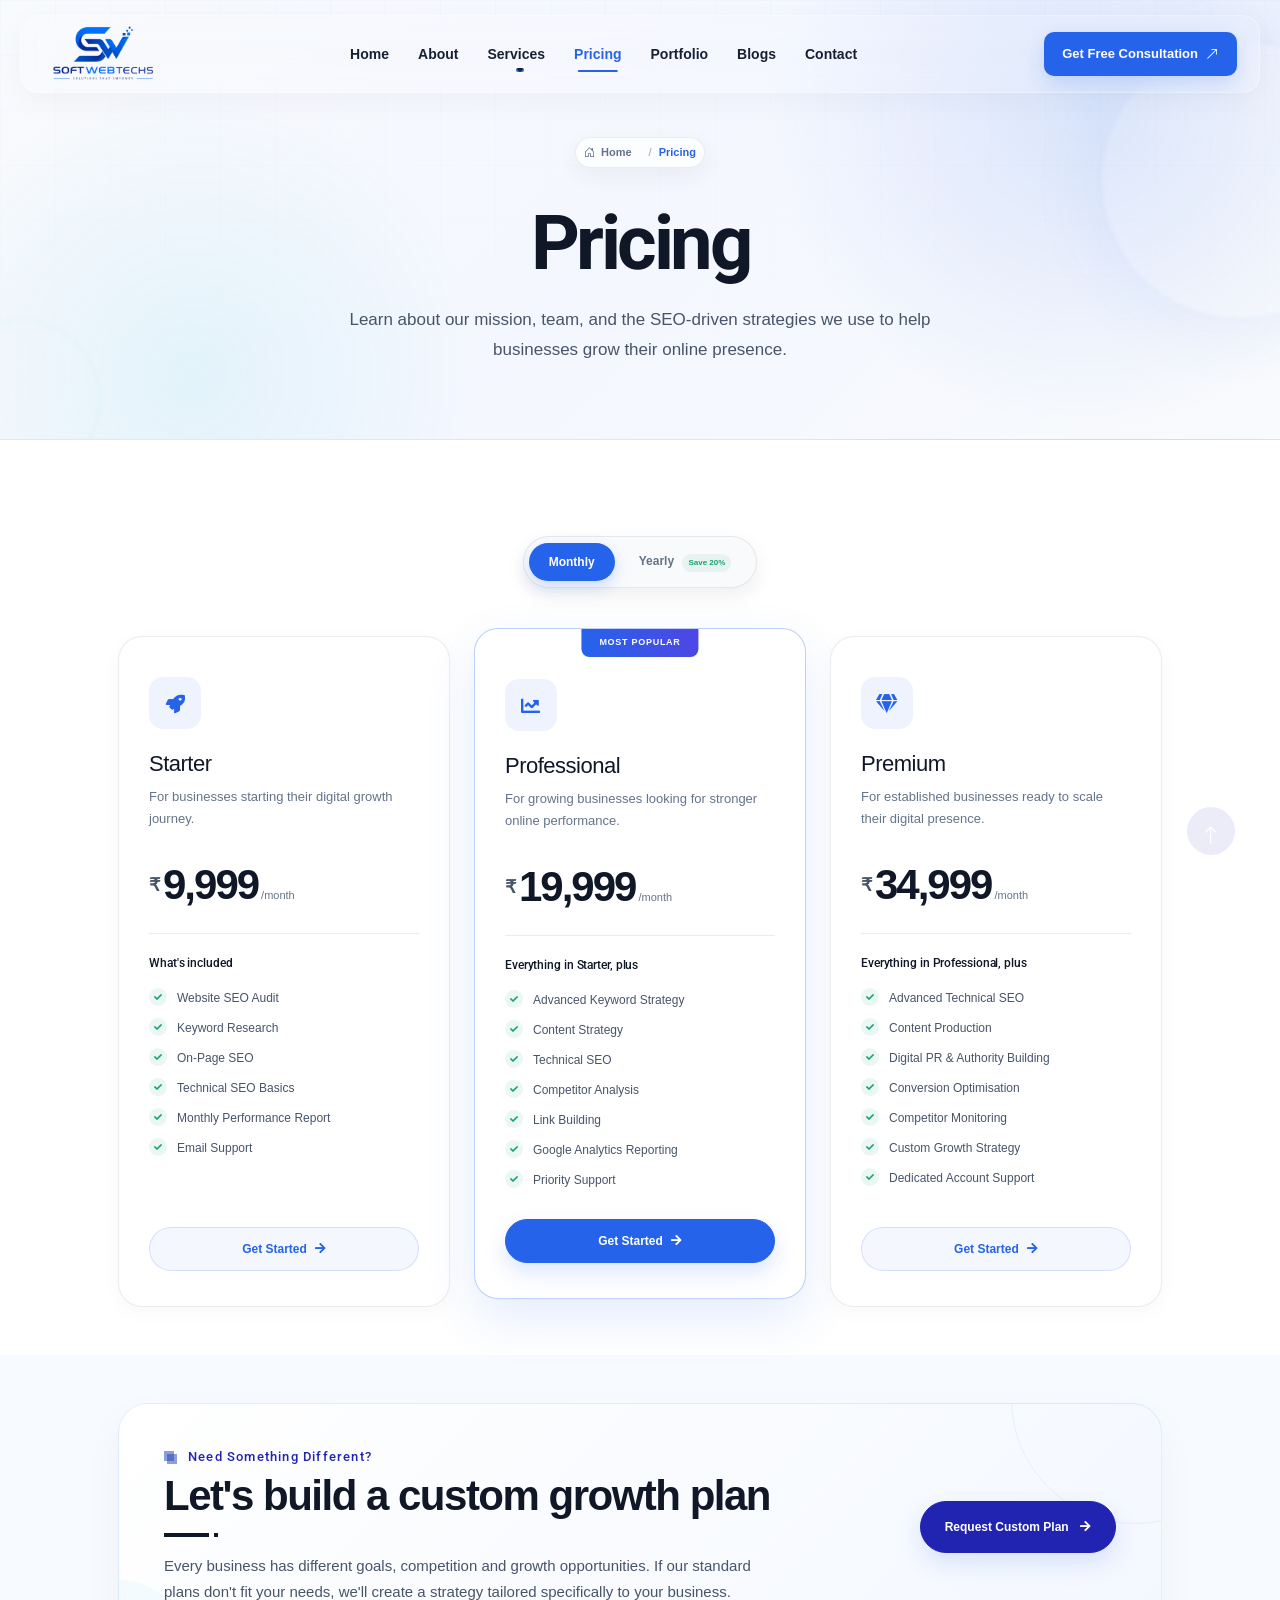
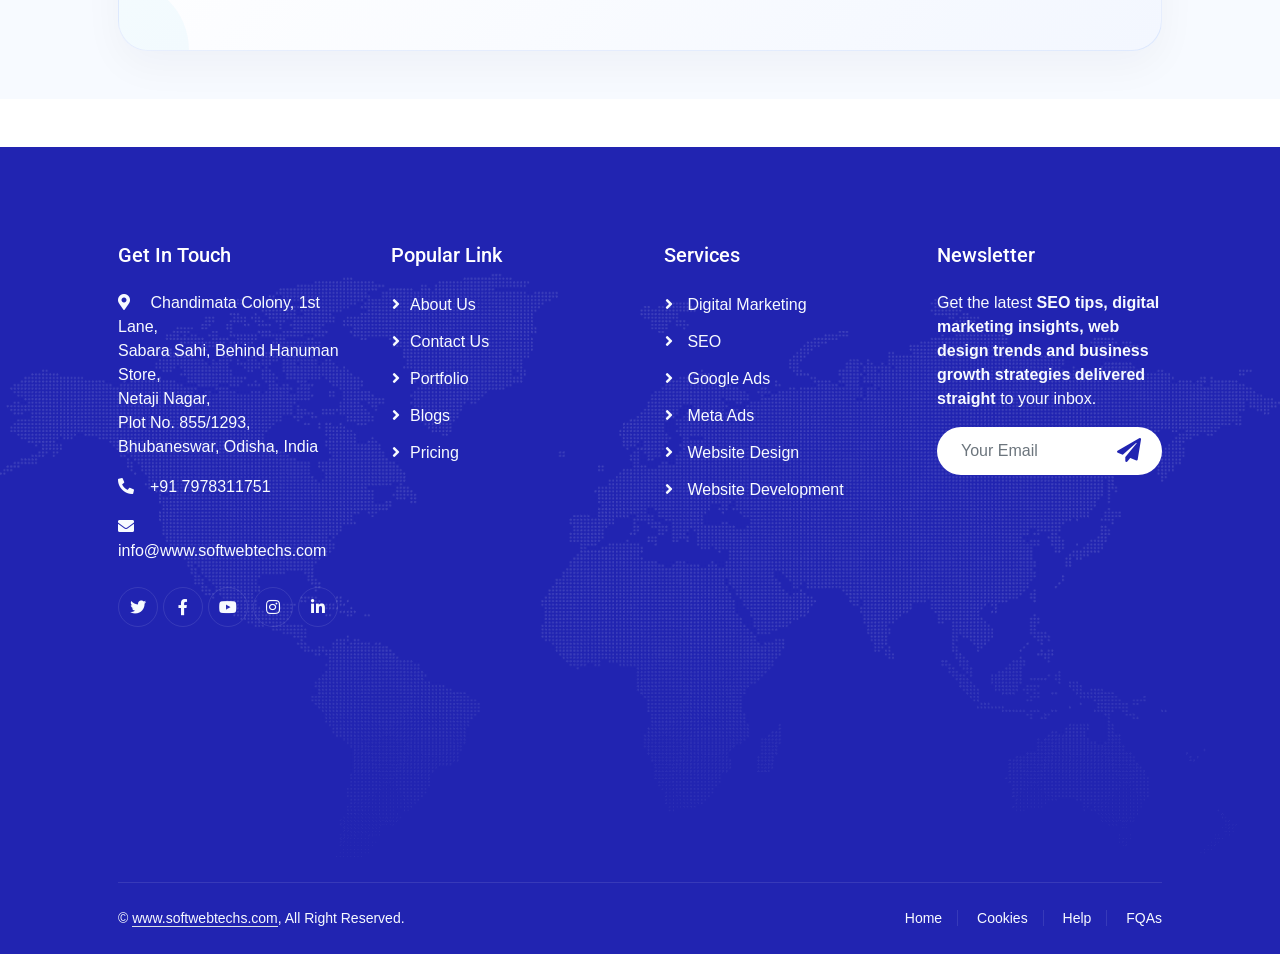
<file: pricing.html>
<!DOCTYPE html>
<html lang="en">

<head>
    <!-- ============================= -->
    <!-- BASIC META -->
    <!-- ============================= -->
    <meta charset="utf-8">

    <title>SoftWebTechs | SEO, Digital Marketing & Web Development Company</title>

    <meta name="viewport" content="width=device-width, initial-scale=1.0">

    <meta name="description"
        content="SoftWebTechs provides SEO, digital marketing, web design and development, social media marketing, local SEO and online growth solutions for businesses.">

    <meta name="keywords"
        content="SEO company, digital marketing company, SEO services, web development company, website design, social media marketing, local SEO, search engine optimization">

    <meta name="author" content="SoftWebTechs">

    <meta name="robots" content="index, follow">

    <meta name="googlebot" content="index, follow">

    <!-- Canonical URL -->
    <link rel="canonical" href="https://www.softwebtechs.com/">

    <!-- ============================= -->
    <!-- FAVICON -->
    <!-- ============================= -->
    <link rel="icon" type="image/png" sizes="32x32" href="img/favicon.png">
    <link rel="icon" type="image/png" sizes="16x16" href="img/favicon.png">

    <link rel="apple-touch-icon" sizes="180x180" href="img/favicon.png">

    <link rel="manifest" href="site.www.softwebtechs.com">

    <!-- ============================= -->
    <!-- THEME / MOBILE -->
    <!-- ============================= -->
    <meta name="theme-color" content="#0d6efd">
    <meta name="msapplication-TileColor" content="#0d6efd">

    <!-- ============================= -->
    <!-- GOOGLE / SEARCH -->
    <!-- ============================= -->
    <meta name="google" content="notranslate">

    <!-- ============================= -->
    <!-- OPEN GRAPH / FACEBOOK -->
    <!-- ============================= -->
    <meta property="og:type" content="website">

    <meta property="og:title"
        content="SoftWebTechs | SEO, Digital Marketing & Web Development">

    <meta property="og:description"
        content="Grow your business with professional SEO, digital marketing, web design and development solutions from SoftWebTechs.">

    <meta property="og:url"
        content="https://www.softwebtechs.com/">

    <meta property="og:site_name"
        content="SoftWebTechs">

    <meta property="og:image"
        content="https://www.softwebtechs.com/img/og-image.jpg">

    <meta property="og:image:width" content="1200">
    <meta property="og:image:height" content="630">

    <meta property="og:image:alt"
        content="SoftWebTechs - SEO and Digital Marketing Company">

    <!-- ============================= -->
    <!-- TWITTER / X -->
    <!-- ============================= -->
    <meta name="twitter:card" content="summary_large_image">

    <meta name="twitter:title"
        content="SoftWebTechs | SEO & Digital Marketing Company">

    <meta name="twitter:description"
        content="Professional SEO, digital marketing, web design and development solutions for business growth.">

    <meta name="twitter:image"
        content="https://www.softwebtechs.com/img/og-image.jpg">

    <!-- ============================= -->
    <!-- GOOGLE WEB FONTS -->
    <!-- ============================= -->
    <link rel="preconnect" href="https://fonts.googleapis.com">
    <link rel="preconnect" href="https://fonts.gstatic.com" crossorigin>

    <link href="https://fonts.googleapis.com/css2?family=Heebo:wght@400;500;600;700&family=Roboto:wght@400;500;700;900&display=swap"
        rel="stylesheet">

    <!-- ============================= -->
    <!-- ICONS -->
    <!-- ============================= -->
    <link
        href="https://cdnjs.cloudflare.com/ajax/libs/font-awesome/5.10.0/css/all.min.css"
        rel="stylesheet">

    <link
        href="https://cdn.jsdelivr.net/npm/bootstrap-icons@1.4.1/font/bootstrap-icons.css"
        rel="stylesheet">

    <!-- ============================= -->
    <!-- ANIMATION -->
    <!-- ============================= -->
    <link href="lib/animate/animate.min.css" rel="stylesheet">

    <!-- ============================= -->
    <!-- BOOTSTRAP -->
    <!-- ============================= -->
    <link href="css/bootstrap.min.css" rel="stylesheet">

    <!-- ============================= -->
    <!-- CUSTOM CSS -->
    <!-- ============================= -->
    <link href="css/style.css" rel="stylesheet">

</head>

<body>
    <div class="container-fluid bg-white p-0">
        <!-- Spinner Start -->
        <div id="spinner" class="show bg-white position-fixed translate-middle w-100 vh-100 top-50 start-50 d-flex align-items-center justify-content-center">
            

            <!-- LOGO -->
                    <a
                        href="index.html"
                        class="brand-logo"
                        aria-label="Agency Home"
                    >
<img class="img-fluid site-logo" src="img/logo.png" alt="Logo">                         

                    </a>
        </div>
        <!-- Spinner End -->

 <header>

        <div class="navbar-wrapper">

            <nav
                class="navbar-custom"
                id="mainNavbar"
                aria-label="Main navigation"
            >

                <div class="navbar-inner">

                    <!-- LOGO -->
                    <a
                        href="index.html"
                        class="brand-logo"
                        aria-label="Agency Home"
                    >
<img class="img-fluid site-logo" src="img/logo.png" alt="Logo">                         

                    </a>


                    <!-- DESKTOP NAVIGATION -->
                   <div class="desktop-navigation">

    <a href="index.html" class="nav-link-custom">
        Home
    </a>

    <a href="about.html" class="nav-link-custom">
        About
    </a>

    <!-- SERVICES -->
    <div class="dropdown">

        <a
            href="#services"
            class="nav-link-custom services-link dropdown-toggle"
            id="servicesDropdown"
            role="button"
            data-bs-toggle="dropdown"
            aria-expanded="false"
        >
            Services
        </a>

        <ul class="dropdown-menu custom-dropdown" aria-labelledby="servicesDropdown">

            <li>
                <a class="dropdown-item" href="digital-marketing.html">
                    Digital Marketing
                </a>
            </li>

            <li>
                <a class="dropdown-item" href="seo.html">
                    SEO
                </a>
            </li>

            <li>
                <a class="dropdown-item" href="google-ads.html">
                    Google Ads
                </a>
            </li>

            <li>
                <a class="dropdown-item" href="meta-ads.html">
                    Meta Ads
                </a>
            </li>

            <li>
                <a class="dropdown-item" href="website-design.html">
                    Website Design
                </a>
            </li>

            <li>
                <a class="dropdown-item" href="website-development.html">
                    Website Development
                </a>
            </li>

        </ul>

    </div>

    <a href="pricing.html" class="nav-link-custom">
        Pricing
    </a>

    <a href="portfolio.html" class="nav-link-custom">
        Portfolio
    </a>

    <a href="blogs.html" class="nav-link-custom">
        Blogs
    </a>

    <a href="contact.html" class="nav-link-custom">
        Contact
    </a>

</div>


                    <!-- DESKTOP CTA -->
                    <div class="desktop-cta">

                        <a
                            href="#contact"
                            class="btn-consultation"
                        >
                            Get Free Consultation

                            <i class="bi bi-arrow-up-right"></i>
                        </a>

                    </div>


                    <!-- MOBILE BUTTON -->
                    <button
                        type="button"
                        class="mobile-menu-toggle"
                        id="mobileMenuToggle"
                        aria-label="Open navigation"
                        aria-expanded="false"
                        aria-controls="mobileMenu"
                    >

                        <span class="hamburger-line"></span>
                        <span class="hamburger-line"></span>
                        <span class="hamburger-line"></span>

                    </button>

                </div>

            </nav>

        </div>


        <!-- MOBILE OVERLAY -->
        <div
            class="mobile-menu-overlay"
            id="mobileMenuOverlay"
        ></div>


        <!-- MOBILE MENU -->
        <aside
            class="mobile-menu"
            id="mobileMenu"
            aria-hidden="true"
        >

            <!-- HEADER -->
            <div class="mobile-menu-header">

                <a
                    href="index.html"
                    class="brand-logo mobile-logo"
                >

                    <span class="logo-icon">
                        <i class="bi bi-bar-chart-fill"></i>
                    </span>

                    <span class="logo-text">
                        Growth<span>Lab</span>
                    </span>

                </a>


                <button
                    type="button"
                    class="mobile-menu-close"
                    id="mobileMenuClose"
                    aria-label="Close navigation"
                >
                    <i class="bi bi-x-lg"></i>
                </button>

            </div>


            <!-- MOBILE NAVIGATION -->
            <div class="mobile-navigation">

                <a
                    href="index.html"
                    class="mobile-nav-link"
                >
                    Home
                </a>

                <a
                    href="about.html"
                    class="mobile-nav-link"
                >
                    About
                </a>


                <!-- MOBILE SERVICES -->
                <div>

                    <button
                        type="button"
                        class="mobile-services-toggle"
                        id="mobileServicesToggle"
                        aria-expanded="false"
                    >

                        <span>Services</span>

                        <i class="bi bi-chevron-down"></i>

                    </button>

<div 
    class="mobile-services-list" 
    id="mobileServicesList"
>

    <a 
        href="digital-marketing.html" 
        class="mobile-service-link"
    >
        Digital Marketing
    </a>

    <a 
        href="seo.html" 
        class="mobile-service-link"
    >
        SEO
    </a>

    <a 
        href="google-ads.html" 
        class="mobile-service-link"
    >
        Google Ads
    </a>

    <a 
        href="meta-ads.html" 
        class="mobile-service-link"
    >
        Meta Ads
    </a>

    <a 
        href="website-design.html" 
        class="mobile-service-link"
    >
        Website Design
    </a>

    <a 
        href="website-development.html" 
        class="mobile-service-link"
    >
        Website Development
    </a>

</div>

                </div>


                <a
                    href="pricing.html"
                    class="mobile-nav-link"
                >
                Pricing
                </a>

                <a
                    href="portfolio.html"
                    class="mobile-nav-link"
                >
                    Portfolio
                </a>

                <a
                    href="blogs.html"
                    class="mobile-nav-link"
                >
                    Blogs
                </a>

                <a
                    href="contact.html"
                    class="mobile-nav-link"
                >
                    Contact
                </a>

            </div>


            <!-- MOBILE CTA -->
            <div class="mobile-cta">

                <a
                    href="#contact"
                    class="btn-consultation"
                >
                    Get Free Consultation

                    <i class="bi bi-arrow-up-right"></i>
                </a>

            </div>

        </aside>

    </header>
<main>  
<section class="page-header">

    <!-- Decorative Background -->
    <div class="page-header-glow page-header-glow-1"></div>
    <div class="page-header-glow page-header-glow-2"></div>

    <div class="page-header-grid"></div>

    <div class="container">

        <div class="page-header-content">

            <!-- Breadcrumb -->
            <nav aria-label="breadcrumb"
                 class="page-breadcrumb">

                <ol class="breadcrumb mb-0">

                    <li class="breadcrumb-item">
                        <a href="index.html">
                            <i class="bi bi-house-door"></i>
                            Home
                        </a>
                    </li>


                    <li class="breadcrumb-item active"
                        aria-current="page">

                     Pricing

                    </li>

                </ol>

            </nav>


            <!-- Eyebrow -->

            <!-- <div class="page-header-eyebrow">

                <span></span>

                SEO & DIGITAL GROWTH

                <span></span>

            </div> -->


            <!-- Title -->

            <h1 class="page-header-title">

               Pricing
 
            </h1>


            <!-- Description -->

            <p class="page-header-description">

                Learn about our mission, team, and the SEO-driven strategies
                we use to help businesses grow their online presence.

            </p>


   

        </div>

    </div>

</section>
 

    <!-- =====================================================
         PRICING INTRO
    ====================================================== -->

    <section class="container-fluid py-5">

        <div class="container px-lg-5">

            <div class="  mb-5">
<!-- <div class="section-title position-relative mb-4 pb-2">

    <h6 class="position-relative text-primary ps-4">
        Pricing Plans
    </h6>

    <h2 class="mt-2">
        Flexible plans designed for your digital growth
    </h2>

</div> -->

                <!-- <p class="mx-auto mb-0"
                   style="max-width: 650px;">

                    Choose a plan that fits your business goals.
                    Our flexible digital marketing packages are designed
                    to improve visibility, generate quality leads and
                    support sustainable online growth.

                </p> -->

            </div>


            <!-- =================================================
                 PRICING TOGGLE
            ================================================== -->

            <div class="d-flex justify-content-center mb-5">

                <div class="pricing-toggle">

                    <button
                        type="button"
                        class="pricing-toggle-btn active"
                        data-period="monthly">

                        Monthly

                    </button>

                    <button
                        type="button"
                        class="pricing-toggle-btn"
                        data-period="yearly">

                        Yearly

                        <span class="pricing-save">
                            Save 20%
                        </span>

                    </button>

                </div>

            </div>


            <!-- =================================================
                 PRICING CARDS
            ================================================== -->

            <div class="row g-4 align-items-stretch">


                <!-- STARTER -->
                <div class="col-lg-4 col-md-6">

                    <div class="pricing-card h-100">

                        <div class="pricing-card-header">

                            <div class="pricing-icon">

                                <i class="fa fa-rocket"></i>

                            </div>

                            <h4>
                                Starter
                            </h4>

                            <p>
                                For businesses starting their
                                digital growth journey.
                            </p>

                        </div>


                        <div class="pricing-price">

                            <span class="currency">
                                ₹
                            </span>

                            <span
                                class="price"
                                data-monthly="9999"
                                data-yearly="7999">

                                9,999

                            </span>

                            <span class="period">
                                /month
                            </span>

                        </div>


                        <div class="pricing-divider"></div>


                        <h6 class="pricing-includes">
                            What's included
                        </h6>


                        <ul class="pricing-features">

                            <li>
                                <i class="fa fa-check"></i>
                                Website SEO Audit
                            </li>

                            <li>
                                <i class="fa fa-check"></i>
                                Keyword Research
                            </li>

                            <li>
                                <i class="fa fa-check"></i>
                                On-Page SEO
                            </li>

                            <li>
                                <i class="fa fa-check"></i>
                                Technical SEO Basics
                            </li>

                            <li>
                                <i class="fa fa-check"></i>
                                Monthly Performance Report
                            </li>

                            <li>
                                <i class="fa fa-check"></i>
                                Email Support
                            </li>

                        </ul>


                        <a
                            href="contact.html"
                            class="btn pricing-btn">

                            Get Started

                            <i class="fa fa-arrow-right ms-2"></i>

                        </a>

                    </div>

                </div>


                <!-- PROFESSIONAL -->
                <div class="col-lg-4 col-md-6">

                    <div class="pricing-card pricing-card-popular h-100">

                        <div class="pricing-popular">
                            Most Popular
                        </div>


                        <div class="pricing-card-header">

                            <div class="pricing-icon">

                                <i class="fa fa-chart-line"></i>

                            </div>

                            <h4>
                                Professional
                            </h4>

                            <p>
                                For growing businesses looking for
                                stronger online performance.
                            </p>

                        </div>


                        <div class="pricing-price">

                            <span class="currency">
                                ₹
                            </span>

                            <span
                                class="price"
                                data-monthly="19999"
                                data-yearly="15999">

                                19,999

                            </span>

                            <span class="period">
                                /month
                            </span>

                        </div>


                        <div class="pricing-divider"></div>


                        <h6 class="pricing-includes">
                            Everything in Starter, plus
                        </h6>


                        <ul class="pricing-features">

                            <li>
                                <i class="fa fa-check"></i>
                                Advanced Keyword Strategy
                            </li>

                            <li>
                                <i class="fa fa-check"></i>
                                Content Strategy
                            </li>

                            <li>
                                <i class="fa fa-check"></i>
                                Technical SEO
                            </li>

                            <li>
                                <i class="fa fa-check"></i>
                                Competitor Analysis
                            </li>

                            <li>
                                <i class="fa fa-check"></i>
                                Link Building
                            </li>

                            <li>
                                <i class="fa fa-check"></i>
                                Google Analytics Reporting
                            </li>

                            <li>
                                <i class="fa fa-check"></i>
                                Priority Support
                            </li>

                        </ul>


                        <a
                            href="contact.html"
                            class="btn pricing-btn pricing-btn-primary">

                            Get Started

                            <i class="fa fa-arrow-right ms-2"></i>

                        </a>

                    </div>

                </div>


                <!-- PREMIUM -->
                <div class="col-lg-4 col-md-6">

                    <div class="pricing-card h-100">

                        <div class="pricing-card-header">

                            <div class="pricing-icon">

                                <i class="fa fa-gem"></i>

                            </div>

                            <h4>
                                Premium
                            </h4>

                            <p>
                                For established businesses ready
                                to scale their digital presence.
                            </p>

                        </div>


                        <div class="pricing-price">

                            <span class="currency">
                                ₹
                            </span>

                            <span
                                class="price"
                                data-monthly="34999"
                                data-yearly="27999">

                                34,999

                            </span>

                            <span class="period">
                                /month
                            </span>

                        </div>


                        <div class="pricing-divider"></div>


                        <h6 class="pricing-includes">
                            Everything in Professional, plus
                        </h6>


                        <ul class="pricing-features">

                            <li>
                                <i class="fa fa-check"></i>
                                Advanced Technical SEO
                            </li>

                            <li>
                                <i class="fa fa-check"></i>
                                Content Production
                            </li>

                            <li>
                                <i class="fa fa-check"></i>
                                Digital PR & Authority Building
                            </li>

                            <li>
                                <i class="fa fa-check"></i>
                                Conversion Optimisation
                            </li>

                            <li>
                                <i class="fa fa-check"></i>
                                Competitor Monitoring
                            </li>

                            <li>
                                <i class="fa fa-check"></i>
                                Custom Growth Strategy
                            </li>

                            <li>
                                <i class="fa fa-check"></i>
                                Dedicated Account Support
                            </li>

                        </ul>


                        <a
                            href="contact.html"
                            class="btn pricing-btn">

                            Get Started

                            <i class="fa fa-arrow-right ms-2"></i>

                        </a>

                    </div>

                </div>

            </div>

        </div>

    </section>


    <!-- =====================================================
         CUSTOM PLAN
    ====================================================== -->

    <section class="container-fluid py-5 bg-light">

        <div class="container px-lg-5">

            <div class="pricing-custom-box">

                <div class="row align-items-center g-4">

                    <div class="col-lg-8">

                        <div class="section-title position-relative mb-3 pb-2">

                            <h6 class="position-relative text-primary ps-4">
                                Need Something Different?
                            </h6>

                            <h2 class="mt-2">
                                Let's build a custom growth plan
                            </h2>

                        </div>

                        <p class="mb-0">

                            Every business has different goals,
                            competition and growth opportunities.
                            If our standard plans don't fit your needs,
                            we'll create a strategy tailored specifically
                            to your business.

                        </p>

                    </div>


                    <div class="col-lg-4 text-lg-end">

                        <a
                            href="contact.html"
                            class="btn btn-primary px-4 py-3">

                            Request Custom Plan

                            <i class="fa fa-arrow-right ms-2"></i>

                        </a>

                    </div>

                </div>

            </div>

        </div>

    </section>


    <!-- =====================================================
         PRICING FAQ INTRO
    ====================================================== -->

    <!-- <section class="container-fluid py-5">

        <div class="container px-lg-5">

            <div class="text-center mb-5">

                <div class="section-title text-center position-relative mb-4 pb-2">

                    <h6 class="position-relative text-center text-primary ">
                        Pricing FAQ
                    </h6>

                    <h2 class="mt-2">
                        Questions about our plans?
                    </h2>

                </div>

            </div>


            <div class="row g-4">

                <div class="col-lg-6">

                    <div class="pricing-faq-item">

                        <h5>
                            Can I change my plan later?
                        </h5>

                        <p>
                            Yes. Your plan can be adjusted as your
                            business requirements and digital goals
                            change.
                        </p>

                    </div>

                </div>


                <div class="col-lg-6">

                    <div class="pricing-faq-item">

                        <h5>
                            Is there a long-term contract?
                        </h5>

                        <p>
                            We offer flexible engagement options based
                            on the scope and requirements of your
                            project.
                        </p>

                    </div>

                </div>


                <div class="col-lg-6">

                    <div class="pricing-faq-item">

                        <h5>
                            Can you create a custom package?
                        </h5>

                        <p>
                            Absolutely. We can combine SEO, advertising,
                            website and digital marketing services into
                            a custom growth package.
                        </p>

                    </div>

                </div>


                <div class="col-lg-6">

                    <div class="pricing-faq-item">

                        <h5>
                            How soon can we get started?
                        </h5>

                        <p>
                            Once we understand your goals and requirements,
                            we can recommend the most suitable approach
                            and next steps.
                        </p>

                    </div>

                </div>

            </div>

        </div>

    </section> -->

 
 </main>
       <!-- Footer Start -->
        <!-- Footer Start -->
        <div class="container-fluid bg-primary text-light footer mt-5 pt-5 wow fadeIn" data-wow-delay="0.1s">
            <div class="container py-5 px-lg-5">
                <div class="row g-5">
                    <div class="col-md-6 col-lg-3">
                        <h5 class="text-white mb-4">Get In Touch</h5>
                  <p>
    <i class="fa fa-map-marker-alt me-3"></i>
    Chandimata Colony, 1st Lane,<br>
    Sabara Sahi, Behind Hanuman Store,<br>
    Netaji Nagar,<br>
    Plot No. 855/1293,<br>
    Bhubaneswar, Odisha, India
</p>
                        <p><i class="fa fa-phone-alt me-3"></i>+91 7978311751</p>
                        <p><i class="fa fa-envelope me-3"></i>info@www.softwebtechs.com</p>
                        <div class="d-flex pt-2">
                            <a class="btn btn-outline-light btn-social" href=""><i class="fab fa-twitter"></i></a>
                            <a class="btn btn-outline-light btn-social" href=""><i class="fab fa-facebook-f"></i></a>
                            <a class="btn btn-outline-light btn-social" href=""><i class="fab fa-youtube"></i></a>
                            <a class="btn btn-outline-light btn-social" href=""><i class="fab fa-instagram"></i></a>
                            <a class="btn btn-outline-light btn-social" href=""><i class="fab fa-linkedin-in"></i></a>
                        </div>
<iframe src="https://www.google.com/maps/embed?pb=!1m18!1m12!1m3!1d3386.490967331761!2d85.85873422469524!3d20.29222171266909!2m3!1f0!2f0!3f0!3m2!1i1024!2i768!4f13.1!3m3!1m2!1s0x3a190a0fb9be3c4b%3A0x80a3d4bb8f350d7e!2sChandimata%20Colony%2C%20Rasulgarh%2C%20Bhubaneswar%2C%20Odisha%20751010!5e1!3m2!1sen!2sin!4v1786867472023!5m2!1sen!2sin" width="100%" height="200" style="border:0;" allowfullscreen="" loading="lazy" referrerpolicy="strict-origin-when-cross-origin"></iframe>
                    </div>
                    <div class="col-md-6 col-lg-3">
                        <h5 class="text-white mb-4">Popular Link</h5>
                        <a class="btn btn-link" href="about.html">About Us</a>
                        <a class="btn btn-link" href="contact.html">Contact Us</a>
                        <a class="btn btn-link" href="portfolio.html">Portfolio</a>
                        <a class="btn btn-link" href="blogs.html">Blogs</a>
                        <a class="btn btn-link" href="pricing.html">Pricing</a>
                    </div>
                    <div class="col-md-6 col-lg-3">
     <h5 class="text-white mb-4">Services</h5>

    <a class="btn btn-link" href="digital-marketing.html">
        Digital Marketing
    </a>

    <a class="btn btn-link" href="seo.html">
        SEO
    </a>

    <a class="btn btn-link" href="google-ads.html">
        Google Ads
    </a>

    <a class="btn btn-link" href="meta-ads.html">
        Meta Ads
    </a>

    <a class="btn btn-link" href="website-design.html">
        Website Design
    </a>

    <a class="btn btn-link" href="website-development.html">
        Website Development
    </a>
                      </div>
                    <div class="col-md-6 col-lg-3">
                        <h5 class="text-white mb-4">Newsletter</h5>
                        <p>Get the latest <b> SEO tips, digital marketing insights, web design trends and business growth strategies delivered straight </b> to your inbox.</p>
                        <div class="position-relative w-100 mt-3">
                            <input class="form-control border-0 rounded-pill w-100 ps-4 pe-5" type="text" placeholder="Your Email" style="height: 48px;">
                            <button type="button" class="btn shadow-none position-absolute top-0 end-0 mt-1 me-2"><i class="fa fa-paper-plane text-primary fs-4"></i></button>
                        </div>
                    </div>
                </div>
            </div>
            <div class="container px-lg-5">
                <div class="copyright">
                    <div class="row">
                        <div class="col-md-6 text-center text-md-start mb-3 mb-md-0">
                            &copy; <a class="border-bottom" href="#">www.softwebtechs.com</a>, All Right Reserved. 
							<!--/*** The author’s attribution link below must remain intact on your website. ***/-->
                            <!--/*** If you wish to remove this credit link, please purchase the Pro Version from https://htmlcodex.com . ***/-->
                            <!-- Designed By <a class="border-bottom" href="https://htmlcodex.com">Xyz</a> -->
                        </div>
                        <div class="col-md-6 text-center text-md-end">
                            <div class="footer-menu">
                                <a href="">Home</a>
                                <a href="">Cookies</a>
                                <a href="">Help</a>
                                <a href="">FQAs</a>
                            </div>
                        </div>
                    </div>
                </div>
            </div>
        </div>
        <!-- Footer End -->


        <!-- Back to Top -->
        <a href="#" class="btn btn-lg btn-primary btn-lg-square back-to-top pt-2"><i class="bi bi-arrow-up"></i></a>
    </div>

    <!-- JavaScript Libraries -->
    <script src="https://code.jquery.com/jquery-3.4.1.min.js"></script>
    <script src="https://cdn.jsdelivr.net/npm/bootstrap@5.0.0/dist/js/bootstrap.bundle.min.js"></script>
    <script src="lib/wow/wow.min.js"></script>
    <script src="lib/easing/easing.min.js"></script>
    <script src="lib/waypoints/waypoints.min.js"></script>

    <!-- Template Javascript -->
    <script src="js/main.js"></script>
</body>

</html>
</file>
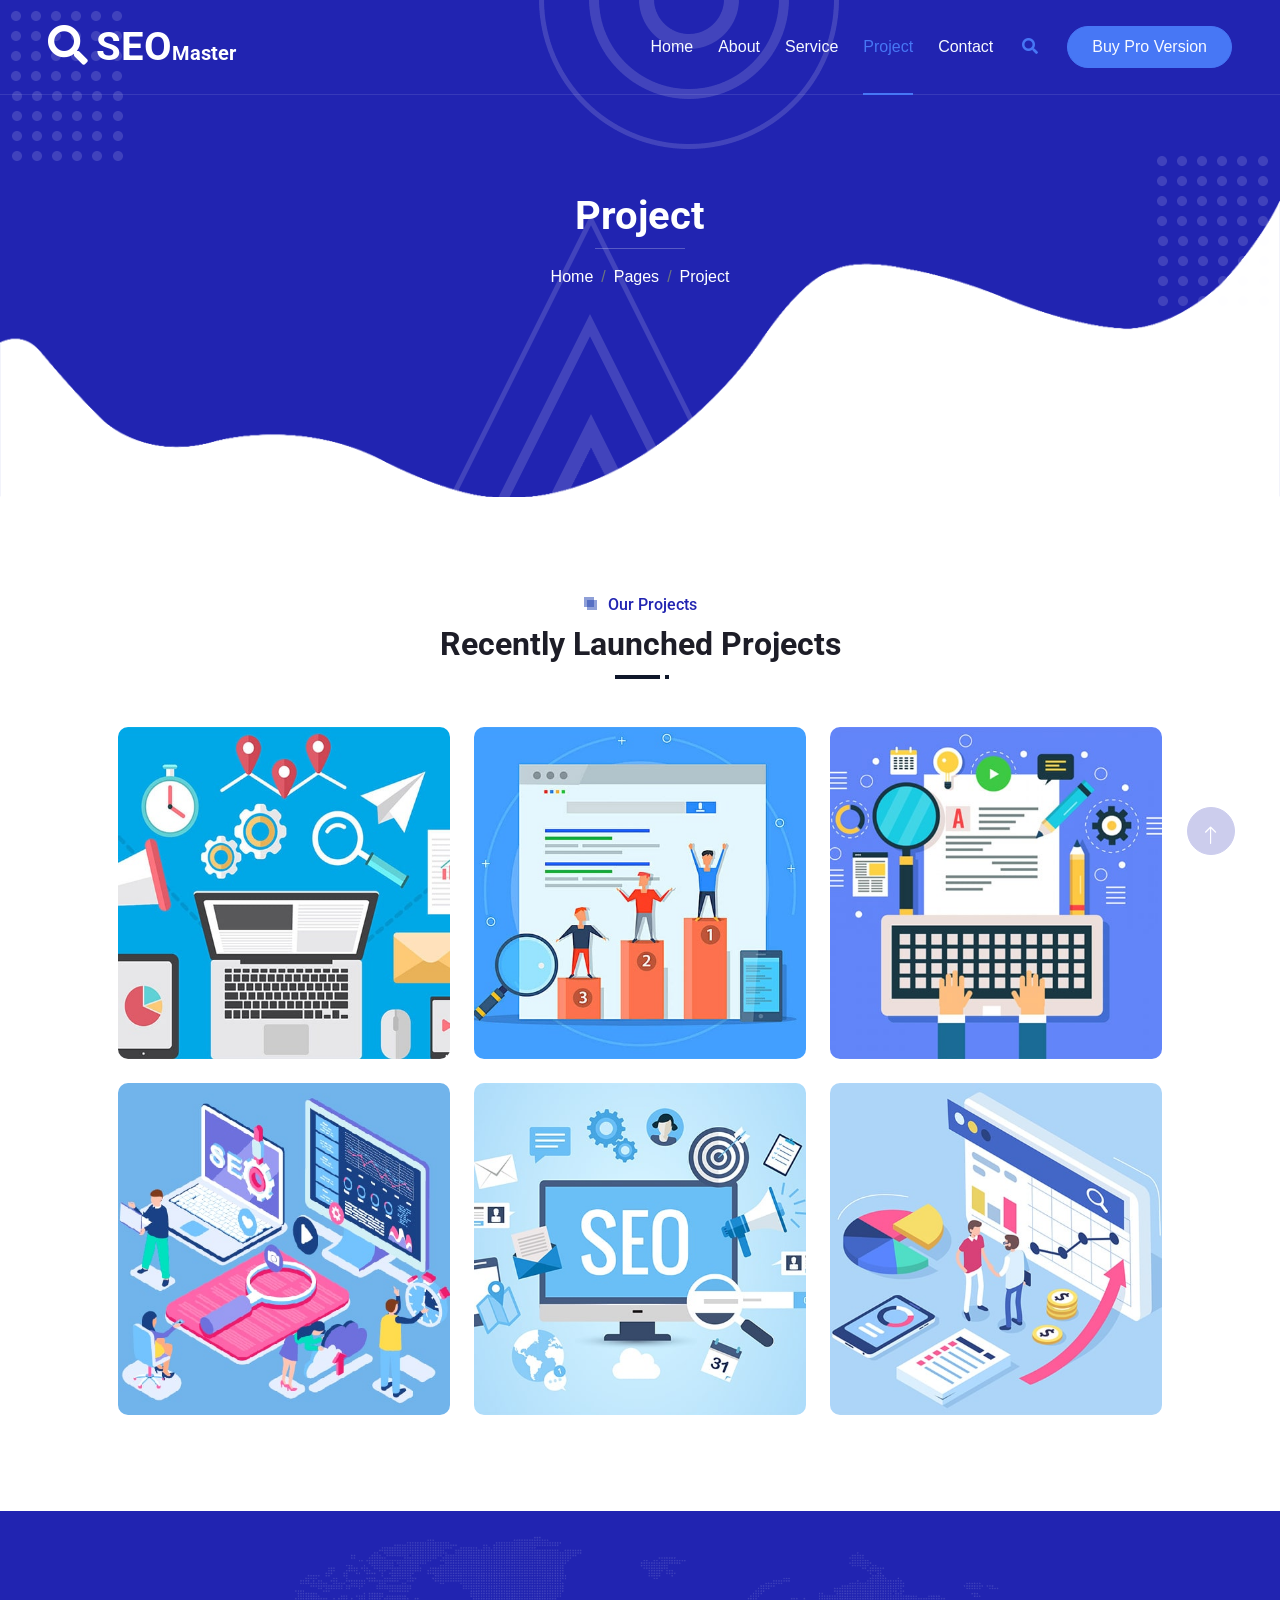
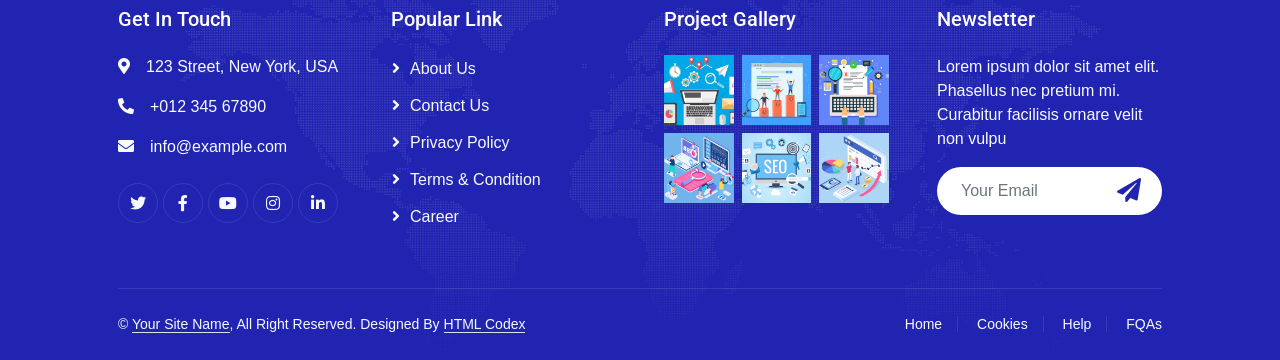
<file: project.html>
<!DOCTYPE html>
<html lang="en">

<head>
    <meta charset="utf-8">
    <title>SEO Master - SEO Agency Website Template</title>
    <meta content="width=device-width, initial-scale=1.0" name="viewport">
    <meta content="" name="keywords">
    <meta content="" name="description">

    <!-- Favicon -->
    <link href="img/favicon.ico" rel="icon">

    <!-- Google Web Fonts -->
    <link rel="preconnect" href="https://fonts.googleapis.com">
    <link rel="preconnect" href="https://fonts.gstatic.com" crossorigin>
    <link href="https://fonts.googleapis.com/css2?family=Heebo:wght@400;500&family=Roboto:wght@400;500;700&display=swap" rel="stylesheet"> 

    <!-- Icon Font Stylesheet -->
    <link href="https://cdnjs.cloudflare.com/ajax/libs/font-awesome/5.10.0/css/all.min.css" rel="stylesheet">
    <link href="https://cdn.jsdelivr.net/npm/bootstrap-icons@1.4.1/font/bootstrap-icons.css" rel="stylesheet">

    <!-- Libraries Stylesheet -->
    <link href="lib/animate/animate.min.css" rel="stylesheet">

    <!-- Customized Bootstrap Stylesheet -->
    <link href="css/bootstrap.min.css" rel="stylesheet">

    <!-- Template Stylesheet -->
    <link href="css/style.css" rel="stylesheet">
</head>

<body>
    <div class="container-fluid bg-white p-0">
        <!-- Spinner Start -->
        <div id="spinner" class="show bg-white position-fixed translate-middle w-100 vh-100 top-50 start-50 d-flex align-items-center justify-content-center">
            <div class="spinner-grow text-primary" style="width: 3rem; height: 3rem;" role="status">
                <span class="sr-only">Loading...</span>
            </div>
        </div>
        <!-- Spinner End -->


        <!-- Navbar & Hero Start -->
        <div class="container-fluid position-relative p-0">
            <nav class="navbar navbar-expand-lg navbar-light px-4 px-lg-5 py-3 py-lg-0">
                <a href="" class="navbar-brand p-0">
                    <h1 class="m-0"><i class="fa fa-search me-2"></i>SEO<span class="fs-5">Master</span></h1>
                    <!-- <img src="img/logo.png" alt="Logo"> -->
                </a>
                <button class="navbar-toggler" type="button" data-bs-toggle="collapse" data-bs-target="#navbarCollapse">
                    <span class="fa fa-bars"></span>
                </button>
                <div class="collapse navbar-collapse" id="navbarCollapse">
                    <div class="navbar-nav ms-auto py-0">
                        <a href="index.html" class="nav-item nav-link">Home</a>
                        <a href="about.html" class="nav-item nav-link">About</a>
                        <a href="service.html" class="nav-item nav-link">Service</a>
                        <a href="project.html" class="nav-item nav-link active">Project</a>
                        <a href="contact.html" class="nav-item nav-link">Contact</a>
                    </div>
                    <butaton type="button" class="btn text-secondary ms-3"><i class="fa fa-search"></i></butaton>
                    <a href="https://htmlcodex.com/downloading/?item=2059" class="btn btn-secondary text-light rounded-pill py-2 px-4 ms-3">Buy Pro Version</a>
                </div>
            </nav>

            <div class="container-fluid py-5 bg-primary hero-header mb-5">
                <div class="container my-5 py-5 px-lg-5">
                    <div class="row g-5 py-5">
                        <div class="col-12 text-center">
                            <h1 class="text-white animated zoomIn">Project</h1>
                            <hr class="bg-white mx-auto mt-0" style="width: 90px;">
                            <nav aria-label="breadcrumb">
                                <ol class="breadcrumb justify-content-center">
                                    <li class="breadcrumb-item"><a class="text-white" href="#">Home</a></li>
                                    <li class="breadcrumb-item"><a class="text-white" href="#">Pages</a></li>
                                    <li class="breadcrumb-item text-white active" aria-current="page">Project</li>
                                </ol>
                            </nav>
                        </div>
                    </div>
                </div>
            </div>
        </div>
        <!-- Navbar & Hero End -->


        <!-- Portfolio Start -->
        <div class="container-fluid py-5">
            <div class="container px-lg-5">
                <div class="section-title position-relative text-center mb-5 pb-2 wow fadeInUp" data-wow-delay="0.1s">
                    <h6 class="position-relative d-inline text-primary ps-4">Our Projects</h6>
                    <h2 class="mt-2">Recently Launched Projects</h2>
                </div>
                <div class="row g-4">
                    <div class="col-lg-4 col-md-6 portfolio-item wow zoomIn" data-wow-delay="0.1s">
                        <div class="position-relative rounded overflow-hidden">
                            <img class="img-fluid w-100" src="img/portfolio-1.jpg" alt="">
                            <div class="portfolio-overlay">
                                <a class="btn btn-light" href="img/portfolio-1.jpg"><i class="fa fa-plus fa-2x text-primary"></i></a>
                                <div class="mt-auto">
                                    <small class="text-white"><i class="fa fa-folder me-2"></i>Web Design</small>
                                    <a class="h5 d-block text-white mt-1 mb-0" href="">Project Name</a>
                                </div>
                            </div>
                        </div>
                    </div>
                    <div class="col-lg-4 col-md-6 portfolio-item wow zoomIn" data-wow-delay="0.3s">
                        <div class="position-relative rounded overflow-hidden">
                            <img class="img-fluid w-100" src="img/portfolio-2.jpg" alt="">
                            <div class="portfolio-overlay">
                                <a class="btn btn-light" href="img/portfolio-2.jpg"><i class="fa fa-plus fa-2x text-primary"></i></a>
                                <div class="mt-auto">
                                    <small class="text-white"><i class="fa fa-folder me-2"></i>Web Design</small>
                                    <a class="h5 d-block text-white mt-1 mb-0" href="">Project Name</a>
                                </div>
                            </div>
                        </div>
                    </div>
                    <div class="col-lg-4 col-md-6 portfolio-item wow zoomIn" data-wow-delay="0.6s">
                        <div class="position-relative rounded overflow-hidden">
                            <img class="img-fluid w-100" src="img/portfolio-3.jpg" alt="">
                            <div class="portfolio-overlay">
                                <a class="btn btn-light" href="img/portfolio-3.jpg"><i class="fa fa-plus fa-2x text-primary"></i></a>
                                <div class="mt-auto">
                                    <small class="text-white"><i class="fa fa-folder me-2"></i>Web Design</small>
                                    <a class="h5 d-block text-white mt-1 mb-0" href="">Project Name</a>
                                </div>
                            </div>
                        </div>
                    </div>
                    <div class="col-lg-4 col-md-6 portfolio-item wow zoomIn" data-wow-delay="0.1s">
                        <div class="position-relative rounded overflow-hidden">
                            <img class="img-fluid w-100" src="img/portfolio-4.jpg" alt="">
                            <div class="portfolio-overlay">
                                <a class="btn btn-light" href="img/portfolio-4.jpg"><i class="fa fa-plus fa-2x text-primary"></i></a>
                                <div class="mt-auto">
                                    <small class="text-white"><i class="fa fa-folder me-2"></i>Web Design</small>
                                    <a class="h5 d-block text-white mt-1 mb-0" href="">Project Name</a>
                                </div>
                            </div>
                        </div>
                    </div>
                    <div class="col-lg-4 col-md-6 portfolio-item wow zoomIn" data-wow-delay="0.3s">
                        <div class="position-relative rounded overflow-hidden">
                            <img class="img-fluid w-100" src="img/portfolio-5.jpg" alt="">
                            <div class="portfolio-overlay">
                                <a class="btn btn-light" href="img/portfolio-5.jpg"><i class="fa fa-plus fa-2x text-primary"></i></a>
                                <div class="mt-auto">
                                    <small class="text-white"><i class="fa fa-folder me-2"></i>Web Design</small>
                                    <a class="h5 d-block text-white mt-1 mb-0" href="">Project Name</a>
                                </div>
                            </div>
                        </div>
                    </div>
                    <div class="col-lg-4 col-md-6 portfolio-item wow zoomIn" data-wow-delay="0.6s">
                        <div class="position-relative rounded overflow-hidden">
                            <img class="img-fluid w-100" src="img/portfolio-6.jpg" alt="">
                            <div class="portfolio-overlay">
                                <a class="btn btn-light" href="img/portfolio-6.jpg"><i class="fa fa-plus fa-2x text-primary"></i></a>
                                <div class="mt-auto">
                                    <small class="text-white"><i class="fa fa-folder me-2"></i>Web Design</small>
                                    <a class="h5 d-block text-white mt-1 mb-0" href="">Project Name</a>
                                </div>
                            </div>
                        </div>
                    </div>
                </div>
            </div>
        </div>
        <!-- Portfolio End -->
        

        <!-- Footer Start -->
        <div class="container-fluid bg-primary text-light footer mt-5 pt-5 wow fadeIn" data-wow-delay="0.1s">
            <div class="container py-5 px-lg-5">
                <div class="row g-5">
                    <div class="col-md-6 col-lg-3">
                        <h5 class="text-white mb-4">Get In Touch</h5>
                        <p><i class="fa fa-map-marker-alt me-3"></i>123 Street, New York, USA</p>
                        <p><i class="fa fa-phone-alt me-3"></i>+012 345 67890</p>
                        <p><i class="fa fa-envelope me-3"></i>info@example.com</p>
                        <div class="d-flex pt-2">
                            <a class="btn btn-outline-light btn-social" href=""><i class="fab fa-twitter"></i></a>
                            <a class="btn btn-outline-light btn-social" href=""><i class="fab fa-facebook-f"></i></a>
                            <a class="btn btn-outline-light btn-social" href=""><i class="fab fa-youtube"></i></a>
                            <a class="btn btn-outline-light btn-social" href=""><i class="fab fa-instagram"></i></a>
                            <a class="btn btn-outline-light btn-social" href=""><i class="fab fa-linkedin-in"></i></a>
                        </div>
                    </div>
                    <div class="col-md-6 col-lg-3">
                        <h5 class="text-white mb-4">Popular Link</h5>
                        <a class="btn btn-link" href="">About Us</a>
                        <a class="btn btn-link" href="">Contact Us</a>
                        <a class="btn btn-link" href="">Privacy Policy</a>
                        <a class="btn btn-link" href="">Terms & Condition</a>
                        <a class="btn btn-link" href="">Career</a>
                    </div>
                    <div class="col-md-6 col-lg-3">
                        <h5 class="text-white mb-4">Project Gallery</h5>
                        <div class="row g-2">
                            <div class="col-4">
                                <img class="img-fluid" src="img/portfolio-1.jpg" alt="Image">
                            </div>
                            <div class="col-4">
                                <img class="img-fluid" src="img/portfolio-2.jpg" alt="Image">
                            </div>
                            <div class="col-4">
                                <img class="img-fluid" src="img/portfolio-3.jpg" alt="Image">
                            </div>
                            <div class="col-4">
                                <img class="img-fluid" src="img/portfolio-4.jpg" alt="Image">
                            </div>
                            <div class="col-4">
                                <img class="img-fluid" src="img/portfolio-5.jpg" alt="Image">
                            </div>
                            <div class="col-4">
                                <img class="img-fluid" src="img/portfolio-6.jpg" alt="Image">
                            </div>
                        </div>
                    </div>
                    <div class="col-md-6 col-lg-3">
                        <h5 class="text-white mb-4">Newsletter</h5>
                        <p>Lorem ipsum dolor sit amet elit. Phasellus nec pretium mi. Curabitur facilisis ornare velit non vulpu</p>
                        <div class="position-relative w-100 mt-3">
                            <input class="form-control border-0 rounded-pill w-100 ps-4 pe-5" type="text" placeholder="Your Email" style="height: 48px;">
                            <button type="button" class="btn shadow-none position-absolute top-0 end-0 mt-1 me-2"><i class="fa fa-paper-plane text-primary fs-4"></i></button>
                        </div>
                    </div>
                </div>
            </div>
            <div class="container px-lg-5">
                <div class="copyright">
                    <div class="row">
                        <div class="col-md-6 text-center text-md-start mb-3 mb-md-0">
                            &copy; <a class="border-bottom" href="#">Your Site Name</a>, All Right Reserved. 
							<!--/*** The author’s attribution link below must remain intact on your website. ***/-->
                            <!--/*** If you wish to remove this credit link, please purchase the Pro Version from https://htmlcodex.com . ***/-->
                            Designed By <a class="border-bottom" href="https://htmlcodex.com">HTML Codex</a>
                        </div>
                        <div class="col-md-6 text-center text-md-end">
                            <div class="footer-menu">
                                <a href="">Home</a>
                                <a href="">Cookies</a>
                                <a href="">Help</a>
                                <a href="">FQAs</a>
                            </div>
                        </div>
                    </div>
                </div>
            </div>
        </div>
        <!-- Footer End -->


        <!-- Back to Top -->
        <a href="#" class="btn btn-lg btn-primary btn-lg-square back-to-top pt-2"><i class="bi bi-arrow-up"></i></a>
    </div>

    <!-- JavaScript Libraries -->
    <script src="https://code.jquery.com/jquery-3.4.1.min.js"></script>
    <script src="https://cdn.jsdelivr.net/npm/bootstrap@5.0.0/dist/js/bootstrap.bundle.min.js"></script>
    <script src="lib/wow/wow.min.js"></script>
    <script src="lib/easing/easing.min.js"></script>
    <script src="lib/waypoints/waypoints.min.js"></script>

    <!-- Template Javascript -->
    <script src="js/main.js"></script>
</body>

</html>
</file>
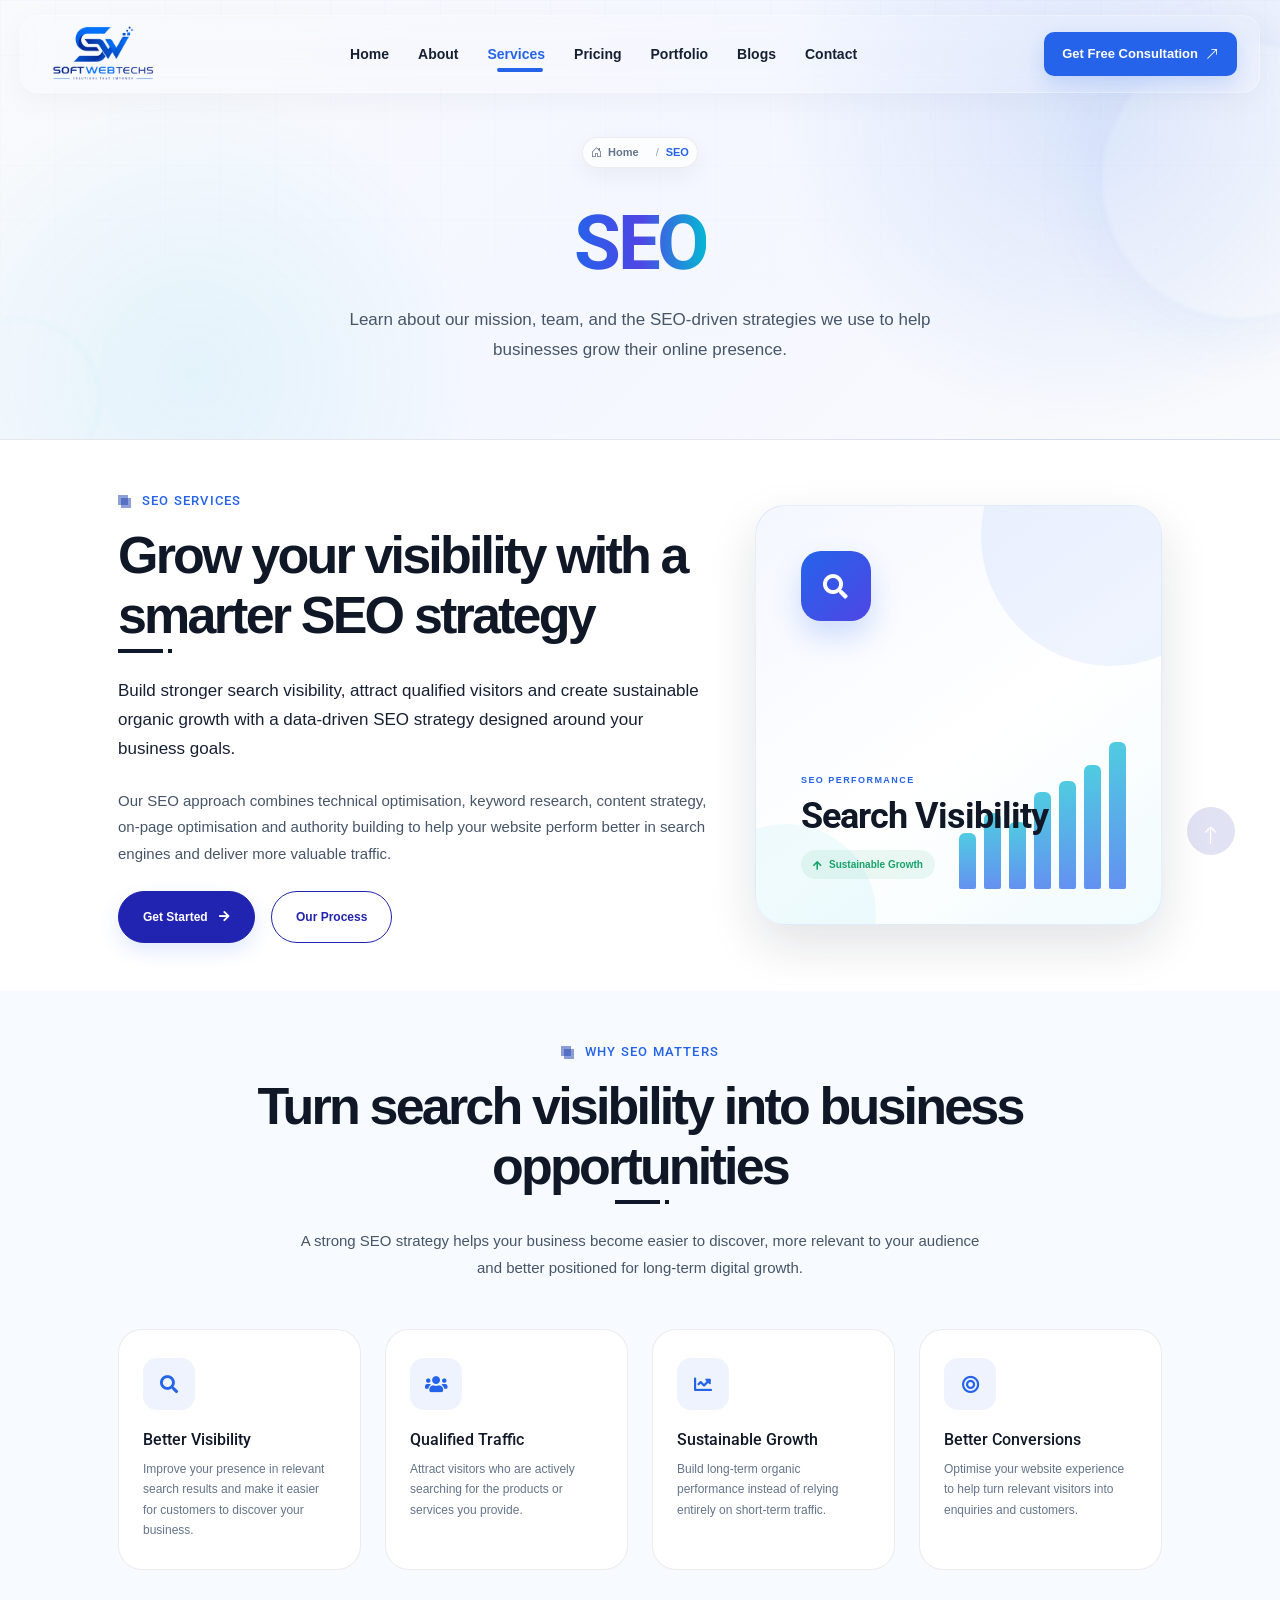
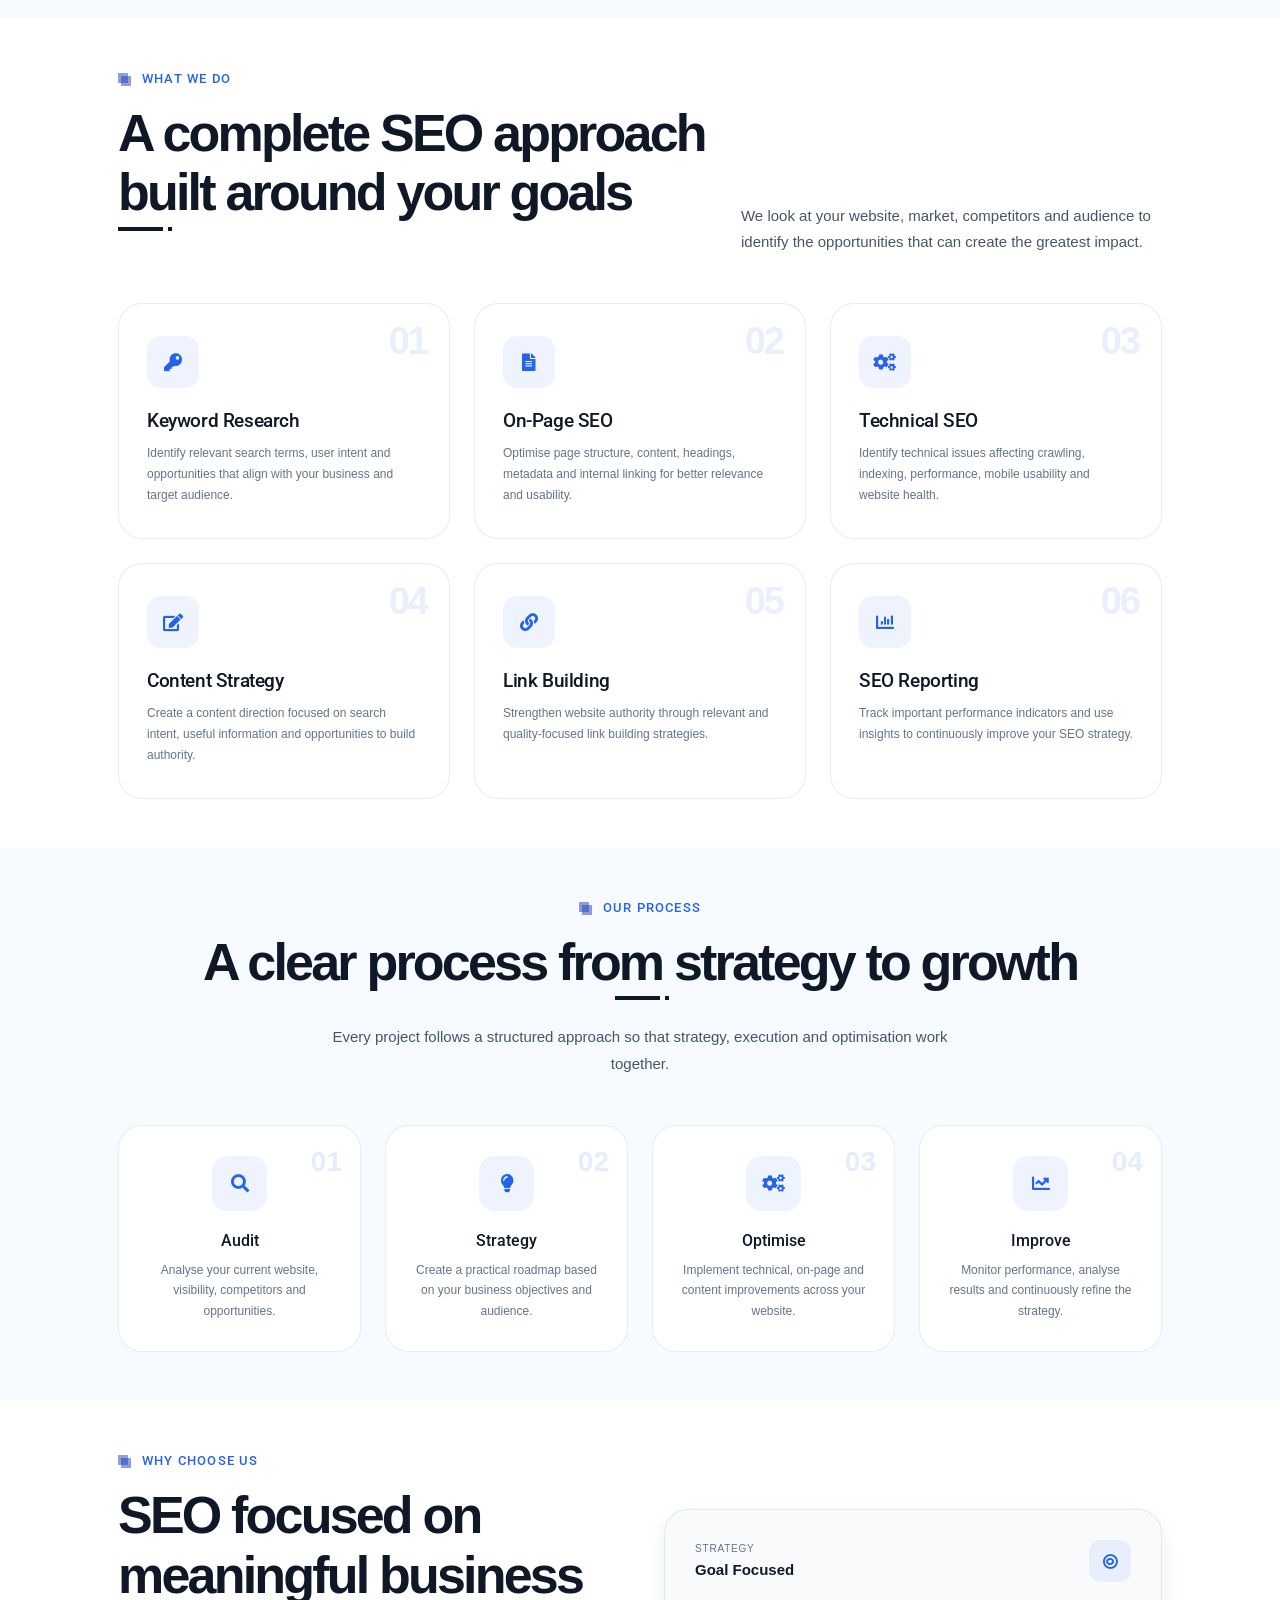
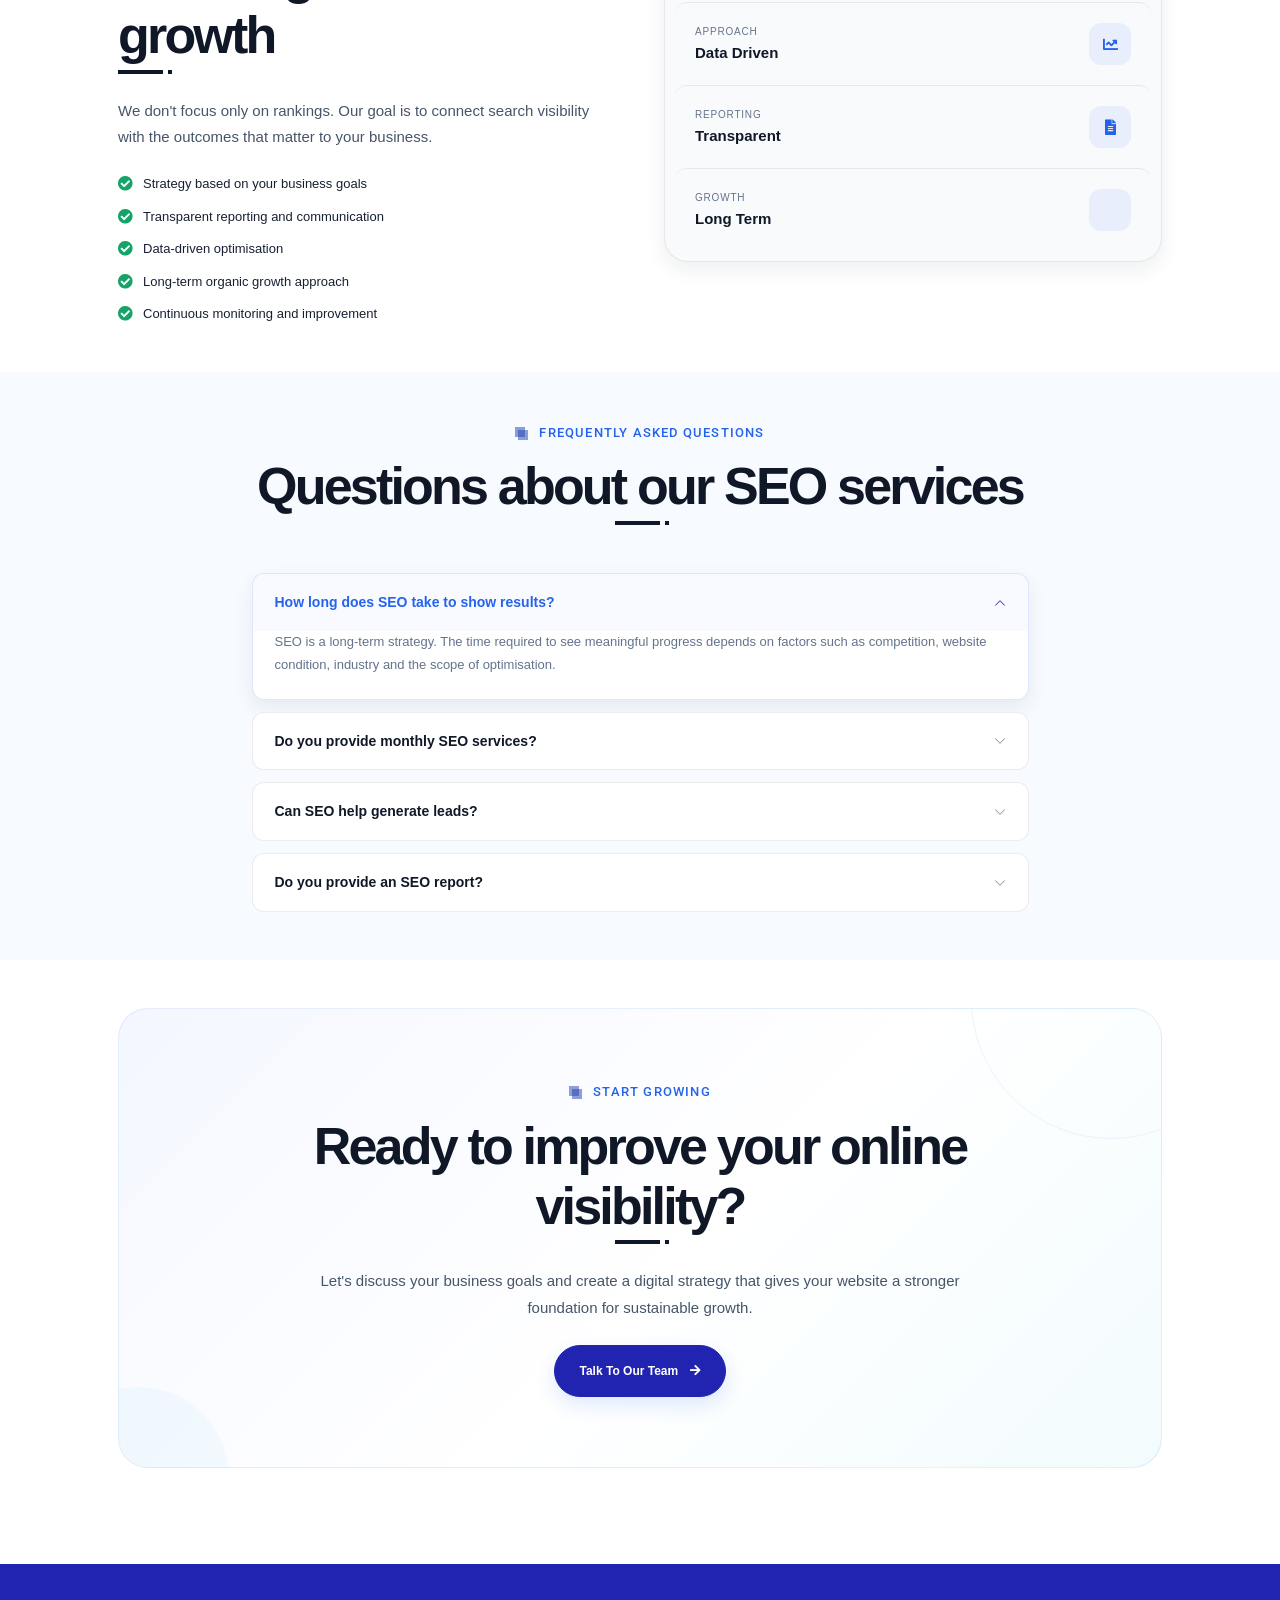
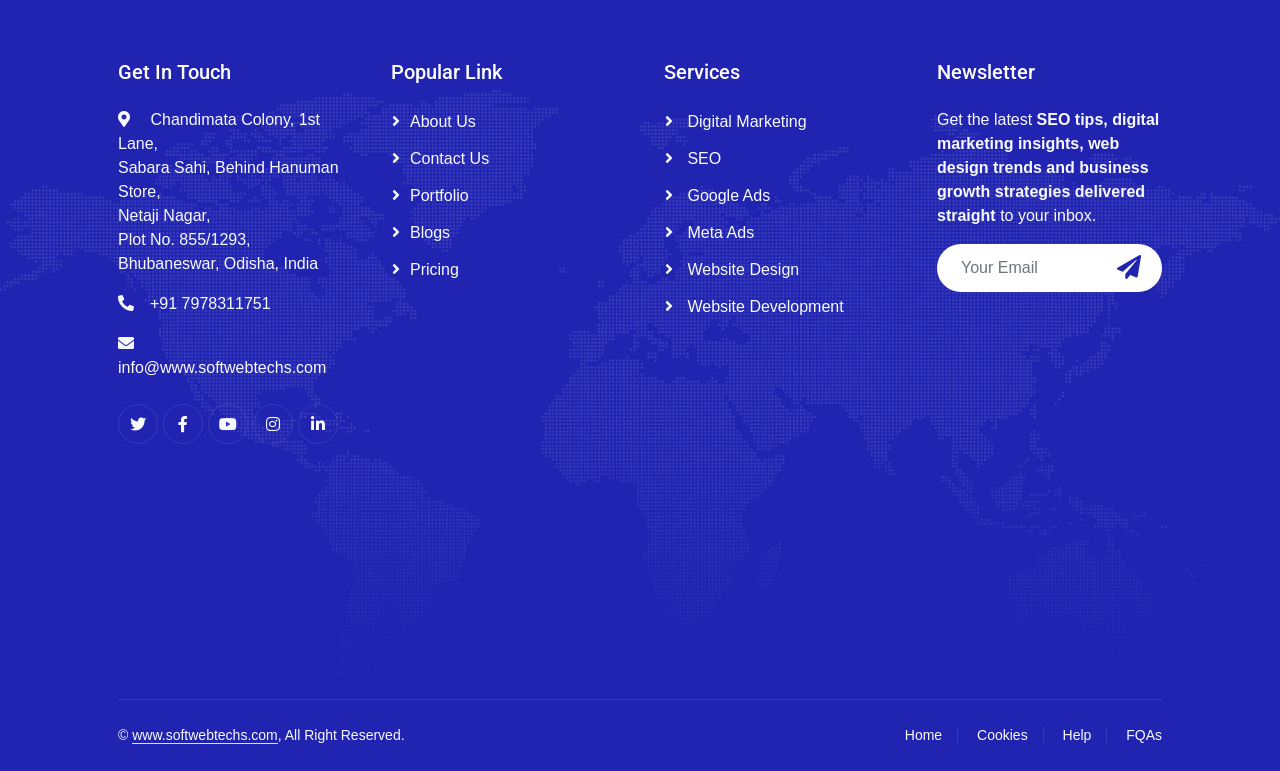
<file: seo.html>
<!DOCTYPE html>
<html lang="en">

<head>
    <!-- ============================= -->
    <!-- BASIC META -->
    <!-- ============================= -->
    <meta charset="utf-8">

    <title>SoftWebTechs | SEO, Digital Marketing & Web Development Company</title>

    <meta name="viewport" content="width=device-width, initial-scale=1.0">

    <meta name="description"
        content="SoftWebTechs provides SEO, digital marketing, web design and development, social media marketing, local SEO and online growth solutions for businesses.">

    <meta name="keywords"
        content="SEO company, digital marketing company, SEO services, web development company, website design, social media marketing, local SEO, search engine optimization">

    <meta name="author" content="SoftWebTechs">

    <meta name="robots" content="index, follow">

    <meta name="googlebot" content="index, follow">

    <!-- Canonical URL -->
    <link rel="canonical" href="https://www.softwebtechs.com/">

    <!-- ============================= -->
    <!-- FAVICON -->
    <!-- ============================= -->
    <link rel="icon" type="image/png" sizes="32x32" href="img/favicon.png">
    <link rel="icon" type="image/png" sizes="16x16" href="img/favicon.png">

    <link rel="apple-touch-icon" sizes="180x180" href="img/favicon.png">

    <link rel="manifest" href="site.www.softwebtechs.com">

    <!-- ============================= -->
    <!-- THEME / MOBILE -->
    <!-- ============================= -->
    <meta name="theme-color" content="#0d6efd">
    <meta name="msapplication-TileColor" content="#0d6efd">

    <!-- ============================= -->
    <!-- GOOGLE / SEARCH -->
    <!-- ============================= -->
    <meta name="google" content="notranslate">

    <!-- ============================= -->
    <!-- OPEN GRAPH / FACEBOOK -->
    <!-- ============================= -->
    <meta property="og:type" content="website">

    <meta property="og:title"
        content="SoftWebTechs | SEO, Digital Marketing & Web Development">

    <meta property="og:description"
        content="Grow your business with professional SEO, digital marketing, web design and development solutions from SoftWebTechs.">

    <meta property="og:url"
        content="https://www.softwebtechs.com/">

    <meta property="og:site_name"
        content="SoftWebTechs">

    <meta property="og:image"
        content="https://www.softwebtechs.com/img/og-image.jpg">

    <meta property="og:image:width" content="1200">
    <meta property="og:image:height" content="630">

    <meta property="og:image:alt"
        content="SoftWebTechs - SEO and Digital Marketing Company">

    <!-- ============================= -->
    <!-- TWITTER / X -->
    <!-- ============================= -->
    <meta name="twitter:card" content="summary_large_image">

    <meta name="twitter:title"
        content="SoftWebTechs | SEO & Digital Marketing Company">

    <meta name="twitter:description"
        content="Professional SEO, digital marketing, web design and development solutions for business growth.">

    <meta name="twitter:image"
        content="https://www.softwebtechs.com/img/og-image.jpg">

    <!-- ============================= -->
    <!-- GOOGLE WEB FONTS -->
    <!-- ============================= -->
    <link rel="preconnect" href="https://fonts.googleapis.com">
    <link rel="preconnect" href="https://fonts.gstatic.com" crossorigin>

    <link href="https://fonts.googleapis.com/css2?family=Heebo:wght@400;500;600;700&family=Roboto:wght@400;500;700;900&display=swap"
        rel="stylesheet">

    <!-- ============================= -->
    <!-- ICONS -->
    <!-- ============================= -->
    <link
        href="https://cdnjs.cloudflare.com/ajax/libs/font-awesome/5.10.0/css/all.min.css"
        rel="stylesheet">

    <link
        href="https://cdn.jsdelivr.net/npm/bootstrap-icons@1.4.1/font/bootstrap-icons.css"
        rel="stylesheet">

    <!-- ============================= -->
    <!-- ANIMATION -->
    <!-- ============================= -->
    <link href="lib/animate/animate.min.css" rel="stylesheet">

    <!-- ============================= -->
    <!-- BOOTSTRAP -->
    <!-- ============================= -->
    <link href="css/bootstrap.min.css" rel="stylesheet">

    <!-- ============================= -->
    <!-- CUSTOM CSS -->
    <!-- ============================= -->
    <link href="css/style.css" rel="stylesheet">

</head>

<body>
    <div class="container-fluid bg-white p-0">
        <!-- Spinner Start -->
        <div id="spinner" class="show bg-white position-fixed translate-middle w-100 vh-100 top-50 start-50 d-flex align-items-center justify-content-center">
            

            <!-- LOGO -->
                    <a
                        href="index.html"
                        class="brand-logo"
                        aria-label="Agency Home"
                    >
<img class="img-fluid site-logo" src="img/logo.png" alt="Logo">                         

                    </a>
        </div>
        <!-- Spinner End -->

 <header>

        <div class="navbar-wrapper">

            <nav
                class="navbar-custom"
                id="mainNavbar"
                aria-label="Main navigation"
            >

                <div class="navbar-inner">

                    <!-- LOGO -->
                    <a
                        href="index.html"
                        class="brand-logo"
                        aria-label="Agency Home"
                    >
<img class="img-fluid site-logo" src="img/logo.png" alt="Logo">                         

                    </a>


                    <!-- DESKTOP NAVIGATION -->
                   <div class="desktop-navigation">

    <a href="index.html" class="nav-link-custom">
        Home
    </a>

    <a href="about.html" class="nav-link-custom">
        About
    </a>

    <!-- SERVICES -->
    <div class="dropdown">

        <a
            href="#services"
            class="nav-link-custom services-link dropdown-toggle"
            id="servicesDropdown"
            role="button"
            data-bs-toggle="dropdown"
            aria-expanded="false"
        >
            Services
        </a>

        <ul class="dropdown-menu custom-dropdown" aria-labelledby="servicesDropdown">

            <li>
                <a class="dropdown-item" href="digital-marketing.html">
                    Digital Marketing
                </a>
            </li>

            <li>
                <a class="dropdown-item" href="seo.html">
                    SEO
                </a>
            </li>

            <li>
                <a class="dropdown-item" href="google-ads.html">
                    Google Ads
                </a>
            </li>

            <li>
                <a class="dropdown-item" href="meta-ads.html">
                    Meta Ads
                </a>
            </li>

            <li>
                <a class="dropdown-item" href="website-design.html">
                    Website Design
                </a>
            </li>

            <li>
                <a class="dropdown-item" href="website-development.html">
                    Website Development
                </a>
            </li>

        </ul>

    </div>

    <a href="pricing.html" class="nav-link-custom">
        Pricing
    </a>

    <a href="portfolio.html" class="nav-link-custom">
        Portfolio
    </a>

    <a href="blogs.html" class="nav-link-custom">
        Blogs
    </a>

    <a href="contact.html" class="nav-link-custom">
        Contact
    </a>

</div>


                    <!-- DESKTOP CTA -->
                    <div class="desktop-cta">

                        <a
                            href="#contact"
                            class="btn-consultation"
                        >
                            Get Free Consultation

                            <i class="bi bi-arrow-up-right"></i>
                        </a>

                    </div>


                    <!-- MOBILE BUTTON -->
                    <button
                        type="button"
                        class="mobile-menu-toggle"
                        id="mobileMenuToggle"
                        aria-label="Open navigation"
                        aria-expanded="false"
                        aria-controls="mobileMenu"
                    >

                        <span class="hamburger-line"></span>
                        <span class="hamburger-line"></span>
                        <span class="hamburger-line"></span>

                    </button>

                </div>

            </nav>

        </div>


        <!-- MOBILE OVERLAY -->
        <div
            class="mobile-menu-overlay"
            id="mobileMenuOverlay"
        ></div>


        <!-- MOBILE MENU -->
        <aside
            class="mobile-menu"
            id="mobileMenu"
            aria-hidden="true"
        >

            <!-- HEADER -->
            <div class="mobile-menu-header">

                <a
                    href="index.html"
                    class="brand-logo mobile-logo"
                >

                    <span class="logo-icon">
                        <i class="bi bi-bar-chart-fill"></i>
                    </span>

                    <span class="logo-text">
                        Growth<span>Lab</span>
                    </span>

                </a>


                <button
                    type="button"
                    class="mobile-menu-close"
                    id="mobileMenuClose"
                    aria-label="Close navigation"
                >
                    <i class="bi bi-x-lg"></i>
                </button>

            </div>


            <!-- MOBILE NAVIGATION -->
            <div class="mobile-navigation">

                <a
                    href="index.html"
                    class="mobile-nav-link"
                >
                    Home
                </a>

                <a
                    href="about.html"
                    class="mobile-nav-link"
                >
                    About
                </a>


                <!-- MOBILE SERVICES -->
                <div>

                    <button
                        type="button"
                        class="mobile-services-toggle"
                        id="mobileServicesToggle"
                        aria-expanded="false"
                    >

                        <span>Services</span>

                        <i class="bi bi-chevron-down"></i>

                    </button>

<div 
    class="mobile-services-list" 
    id="mobileServicesList"
>

    <a 
        href="digital-marketing.html" 
        class="mobile-service-link"
    >
        Digital Marketing
    </a>

    <a 
        href="seo.html" 
        class="mobile-service-link"
    >
        SEO
    </a>

    <a 
        href="google-ads.html" 
        class="mobile-service-link"
    >
        Google Ads
    </a>

    <a 
        href="meta-ads.html" 
        class="mobile-service-link"
    >
        Meta Ads
    </a>

    <a 
        href="website-design.html" 
        class="mobile-service-link"
    >
        Website Design
    </a>

    <a 
        href="website-development.html" 
        class="mobile-service-link"
    >
        Website Development
    </a>

</div>

                </div>


                <a
                    href="pricing.html"
                    class="mobile-nav-link"
                >
                Pricing
                </a>

                <a
                    href="portfolio.html"
                    class="mobile-nav-link"
                >
                    Portfolio
                </a>

                <a
                    href="blogs.html"
                    class="mobile-nav-link"
                >
                    Blogs
                </a>

                <a
                    href="contact.html"
                    class="mobile-nav-link"
                >
                    Contact
                </a>

            </div>


            <!-- MOBILE CTA -->
            <div class="mobile-cta">

                <a
                    href="#contact"
                    class="btn-consultation"
                >
                    Get Free Consultation

                    <i class="bi bi-arrow-up-right"></i>
                </a>

            </div>

        </aside>

    </header>

<!-- =========================================================
     INNER PAGE HEADER / BREADCRUMB
========================================================= -->
<main>  
<section class="page-header">

    <!-- Decorative Background -->
    <div class="page-header-glow page-header-glow-1"></div>
    <div class="page-header-glow page-header-glow-2"></div>

    <div class="page-header-grid"></div>

    <div class="container">

        <div class="page-header-content">

            <!-- Breadcrumb -->
            <nav aria-label="breadcrumb"
                 class="page-breadcrumb">

                <ol class="breadcrumb mb-0">

                    <li class="breadcrumb-item">
                        <a href="index.html">
                            <i class="bi bi-house-door"></i>
                            Home
                        </a>
                    </li>


                    <li class="breadcrumb-item active"
                        aria-current="page">

                        SEO

                    </li>

                </ol>

            </nav>


            <!-- Eyebrow -->

            <!-- <div class="page-header-eyebrow">

                <span></span>

                SEO & DIGITAL GROWTH

                <span></span>

            </div> -->


            <!-- Title -->

            <h1 class="page-header-title">

            
                <span>SEO</span>

            </h1>


            <!-- Description -->

            <p class="page-header-description">

                Learn about our mission, team, and the SEO-driven strategies
                we use to help businesses grow their online presence.

            </p>


   

        </div>

    </div>

</section>
       <section class="service-detail-body">

    <!-- =====================================================
         SERVICE INTRO
    ====================================================== -->

    <section class="container-fluid py-5">

        <div class="container px-lg-5">

            <div class="row align-items-center g-5">

                <!-- Content -->

                <div class="col-lg-7">

                    <div class="section-title position-relative mb-4 pb-2">

                        <h6 class="position-relative text-primary ps-4">
                            SEO Services
                        </h6>

                        <h2 class="mt-2">
                            Grow your visibility with a smarter SEO strategy
                        </h2>

                    </div>

                    <p class="lead mb-4">

                        Build stronger search visibility, attract qualified
                        visitors and create sustainable organic growth with
                        a data-driven SEO strategy designed around your
                        business goals.

                    </p>

                    <p class="mb-4">

                        Our SEO approach combines technical optimisation,
                        keyword research, content strategy, on-page
                        optimisation and authority building to help your
                        website perform better in search engines and
                        deliver more valuable traffic.

                    </p>

                    <div class="d-flex flex-wrap gap-3">

                        <a
                            href="contact.html"
                            class="btn btn-primary px-4 py-3"
                        >
                            Get Started
                            <i class="fa fa-arrow-right ms-2"></i>
                        </a>

                        <a
                            href="#service-process"
                            class="btn btn-outline-primary px-4 py-3"
                        >
                            Our Process
                        </a>

                    </div>

                </div>


                <!-- Visual -->

                <div class="col-lg-5">

                    <div class="service-detail-visual">

                        <div class="service-visual-icon">
                            <i class="fa fa-search"></i>
                        </div>

                        <div class="service-visual-content">

                            <span>
                                SEO PERFORMANCE
                            </span>

                            <h3>
                                Search Visibility
                            </h3>

                            <div class="service-growth">

                                <i class="fa fa-arrow-up"></i>

                                Sustainable Growth

                            </div>

                        </div>

                        <div class="service-visual-bars">

                            <span style="height:35%;"></span>
                            <span style="height:48%;"></span>
                            <span style="height:42%;"></span>
                            <span style="height:61%;"></span>
                            <span style="height:68%;"></span>
                            <span style="height:78%;"></span>
                            <span style="height:92%;"></span>

                        </div>

                    </div>

                </div>

            </div>

        </div>

    </section>


    <!-- =====================================================
         SERVICE BENEFITS
    ====================================================== -->

    <section class="container-fluid py-5 bg-light">

        <div class="container px-lg-5">

            <div class="text-center mb-5">

                <div class="section-title position-relative mb-4 pb-2 text-center">

                    <h6 class="position-relative text-primary ps-4">
                        Why SEO Matters
                    </h6>

                    <h2 class="mt-2 text-center">
                        Turn search visibility into business opportunities
                    </h2>

                </div>

                <p class="mx-auto mb-0"
                   style="max-width: 680px;">

                    A strong SEO strategy helps your business become easier
                    to discover, more relevant to your audience and better
                    positioned for long-term digital growth.

                </p>

            </div>


            <div class="row g-4">


                <div class="col-md-6 col-lg-3">

                    <div class="service-benefit-card">

                        <div class="service-benefit-icon">
                            <i class="fa fa-search"></i>
                        </div>

                        <h5>
                            Better Visibility
                        </h5>

                        <p>
                            Improve your presence in relevant search
                            results and make it easier for customers
                            to discover your business.
                        </p>

                    </div>

                </div>


                <div class="col-md-6 col-lg-3">

                    <div class="service-benefit-card">

                        <div class="service-benefit-icon">
                            <i class="fa fa-users"></i>
                        </div>

                        <h5>
                            Qualified Traffic
                        </h5>

                        <p>
                            Attract visitors who are actively searching
                            for the products or services you provide.
                        </p>

                    </div>

                </div>


                <div class="col-md-6 col-lg-3">

                    <div class="service-benefit-card">

                        <div class="service-benefit-icon">
                            <i class="fa fa-chart-line"></i>
                        </div>

                        <h5>
                            Sustainable Growth
                        </h5>

                        <p>
                            Build long-term organic performance instead
                            of relying entirely on short-term traffic.
                        </p>

                    </div>

                </div>


                <div class="col-md-6 col-lg-3">

                    <div class="service-benefit-card">

                        <div class="service-benefit-icon">
                            <i class="fa fa-bullseye"></i>
                        </div>

                        <h5>
                            Better Conversions
                        </h5>

                        <p>
                            Optimise your website experience to help
                            turn relevant visitors into enquiries and
                            customers.
                        </p>

                    </div>

                </div>

            </div>

        </div>

    </section>


    <!-- =====================================================
         WHAT WE DO
    ====================================================== -->

    <section class="container-fluid py-5">

        <div class="container px-lg-5">

            <div class="row align-items-end g-4 mb-5">

                <div class="col-lg-7">

                    <div class="section-title position-relative mb-4 pb-2">

                        <h6 class="position-relative text-primary ps-4">
                            What We Do
                        </h6>

                        <h2 class="mt-2">
                            A complete SEO approach built around your goals
                        </h2>

                    </div>

                </div>

                <div class="col-lg-5">

                    <p class="mb-0">

                        We look at your website, market, competitors and
                        audience to identify the opportunities that can
                        create the greatest impact.

                    </p>

                </div>

            </div>


            <div class="row g-4">


                <!-- 01 -->

                <div class="col-lg-4 col-md-6">

                    <div class="service-work-card">

                        <span class="service-work-number">
                            01
                        </span>

                        <div class="service-work-icon">
                            <i class="fa fa-key"></i>
                        </div>

                        <h4>
                            Keyword Research
                        </h4>

                        <p>
                            Identify relevant search terms, user intent
                            and opportunities that align with your
                            business and target audience.
                        </p>

                    </div>

                </div>


                <!-- 02 -->

                <div class="col-lg-4 col-md-6">

                    <div class="service-work-card">

                        <span class="service-work-number">
                            02
                        </span>

                        <div class="service-work-icon">
                            <i class="fa fa-file-alt"></i>
                        </div>

                        <h4>
                            On-Page SEO
                        </h4>

                        <p>
                            Optimise page structure, content, headings,
                            metadata and internal linking for better
                            relevance and usability.
                        </p>

                    </div>

                </div>


                <!-- 03 -->

                <div class="col-lg-4 col-md-6">

                    <div class="service-work-card">

                        <span class="service-work-number">
                            03
                        </span>

                        <div class="service-work-icon">
                            <i class="fa fa-cogs"></i>
                        </div>

                        <h4>
                            Technical SEO
                        </h4>

                        <p>
                            Identify technical issues affecting crawling,
                            indexing, performance, mobile usability and
                            website health.
                        </p>

                    </div>

                </div>


                <!-- 04 -->

                <div class="col-lg-4 col-md-6">

                    <div class="service-work-card">

                        <span class="service-work-number">
                            04
                        </span>

                        <div class="service-work-icon">
                            <i class="fa fa-edit"></i>
                        </div>

                        <h4>
                            Content Strategy
                        </h4>

                        <p>
                            Create a content direction focused on search
                            intent, useful information and opportunities
                            to build authority.
                        </p>

                    </div>

                </div>


                <!-- 05 -->

                <div class="col-lg-4 col-md-6">

                    <div class="service-work-card">

                        <span class="service-work-number">
                            05
                        </span>

                        <div class="service-work-icon">
                            <i class="fa fa-link"></i>
                        </div>

                        <h4>
                            Link Building
                        </h4>

                        <p>
                            Strengthen website authority through relevant
                            and quality-focused link building strategies.
                        </p>

                    </div>

                </div>


                <!-- 06 -->

                <div class="col-lg-4 col-md-6">

                    <div class="service-work-card">

                        <span class="service-work-number">
                            06
                        </span>

                        <div class="service-work-icon">
                            <i class="fa fa-chart-bar"></i>
                        </div>

                        <h4>
                            SEO Reporting
                        </h4>

                        <p>
                            Track important performance indicators and
                            use insights to continuously improve your
                            SEO strategy.
                        </p>

                    </div>

                </div>

            </div>

        </div>

    </section>


    <!-- =====================================================
         PROCESS
    ====================================================== -->

    <section
        id="service-process"
        class="container-fluid py-5 bg-light"
    >

        <div class="container px-lg-5">

            <div class="text-center mb-5">

                <div class="section-title text-center    position-relative mb-4 pb-2">

                    <h6 class="position-relative text-primary ps-4">
                        Our Process
                    </h6>

                    <h2 class="mt-2 text-center">
                        A clear process from strategy to growth
                    </h2>

                </div>

                <p class="mx-auto mb-0"
                   style="max-width: 650px;">

                    Every project follows a structured approach so that
                    strategy, execution and optimisation work together.

                </p>

            </div>


            <div class="row g-4">


                <div class="col-lg-3 col-md-6">

                    <div class="service-process-card">

                        <span>
                            01
                        </span>

                        <i class="fa fa-search"></i>

                        <h5>
                            Audit
                        </h5>

                        <p>
                            Analyse your current website, visibility,
                            competitors and opportunities.
                        </p>

                    </div>

                </div>


                <div class="col-lg-3 col-md-6">

                    <div class="service-process-card">

                        <span>
                            02
                        </span>

                        <i class="fa fa-lightbulb"></i>

                        <h5>
                            Strategy
                        </h5>

                        <p>
                            Create a practical roadmap based on your
                            business objectives and audience.
                        </p>

                    </div>

                </div>


                <div class="col-lg-3 col-md-6">

                    <div class="service-process-card">

                        <span>
                            03
                        </span>

                        <i class="fa fa-cogs"></i>

                        <h5>
                            Optimise
                        </h5>

                        <p>
                            Implement technical, on-page and content
                            improvements across your website.
                        </p>

                    </div>

                </div>


                <div class="col-lg-3 col-md-6">

                    <div class="service-process-card">

                        <span>
                            04
                        </span>

                        <i class="fa fa-chart-line"></i>

                        <h5>
                            Improve
                        </h5>

                        <p>
                            Monitor performance, analyse results and
                            continuously refine the strategy.
                        </p>

                    </div>

                </div>

            </div>

        </div>

    </section>


    <!-- =====================================================
         WHY CHOOSE OUR SERVICE
    ====================================================== -->

    <section class="container-fluid py-5">

        <div class="container px-lg-5">

            <div class="row align-items-center g-5">

                <div class="col-lg-6">

                    <div class="section-title position-relative mb-4 pb-2">

                        <h6 class="position-relative text-primary ps-4">
                            Why Choose Us
                        </h6>

                        <h2 class="mt-2">
                            SEO focused on meaningful business growth
                        </h2>

                    </div>

                    <p class="mb-4">

                        We don't focus only on rankings. Our goal is to
                        connect search visibility with the outcomes that
                        matter to your business.

                    </p>

                    <div class="service-check-list">

                        <div>
                            <i class="fa fa-check-circle"></i>
                            Strategy based on your business goals
                        </div>

                        <div>
                            <i class="fa fa-check-circle"></i>
                            Transparent reporting and communication
                        </div>

                        <div>
                            <i class="fa fa-check-circle"></i>
                            Data-driven optimisation
                        </div>

                        <div>
                            <i class="fa fa-check-circle"></i>
                            Long-term organic growth approach
                        </div>

                        <div>
                            <i class="fa fa-check-circle"></i>
                            Continuous monitoring and improvement
                        </div>

                    </div>

                </div>


                <div class="col-lg-6">

                    <div class="service-stat-box">

                        <div class="service-stat-row">

                            <div>

                                <span>
                                    Strategy
                                </span>

                                <strong>
                                    Goal Focused
                                </strong>

                            </div>

                            <i class="fa fa-bullseye"></i>

                        </div>


                        <div class="service-stat-row">

                            <div>

                                <span>
                                    Approach
                                </span>

                                <strong>
                                    Data Driven
                                </strong>

                            </div>

                            <i class="fa fa-chart-line"></i>

                        </div>


                        <div class="service-stat-row">

                            <div>

                                <span>
                                    Reporting
                                </span>

                                <strong>
                                    Transparent
                                </strong>

                            </div>

                            <i class="fa fa-file-alt"></i>

                        </div>


                        <div class="service-stat-row">

                            <div>

                                <span>
                                    Growth
                                </span>

                                <strong>
                                    Long Term
                                </strong>

                            </div>

                            <i class="fa fa-arrow-trend-up"></i>

                        </div>

                    </div>

                </div>

            </div>

        </div>

    </section>


    <!-- =====================================================
         SERVICE FAQ
    ====================================================== -->

    <section class="container-fluid py-5 bg-light">

        <div class="container px-lg-5">

            <div class="text-center mb-5">

                <div class="section-title text-center position-relative mb-4 pb-2">

                    <h6 class="position-relative text-primary ps-4">
                        Frequently Asked Questions
                    </h6>

                    <h2 class="mt-2 text-center">
                        Questions about our SEO services
                    </h2>

                </div>

            </div>


            <div class="row justify-content-center">

                <div class="col-lg-9">

                    <div
                        class="accordion service-faq"
                        id="serviceFaq"
                    >


                        <div class="accordion-item">

                            <h2 class="accordion-header">

                                <button
                                    class="accordion-button"
                                    type="button"
                                    data-bs-toggle="collapse"
                                    data-bs-target="#faqOne"
                                >
                                    How long does SEO take to show results?
                                </button>

                            </h2>

                            <div
                                id="faqOne"
                                class="accordion-collapse collapse show"
                                data-bs-parent="#serviceFaq"
                            >

                                <div class="accordion-body">

                                    SEO is a long-term strategy. The time
                                    required to see meaningful progress
                                    depends on factors such as competition,
                                    website condition, industry and the
                                    scope of optimisation.

                                </div>

                            </div>

                        </div>


                        <div class="accordion-item">

                            <h2 class="accordion-header">

                                <button
                                    class="accordion-button collapsed"
                                    type="button"
                                    data-bs-toggle="collapse"
                                    data-bs-target="#faqTwo"
                                >
                                    Do you provide monthly SEO services?
                                </button>

                            </h2>

                            <div
                                id="faqTwo"
                                class="accordion-collapse collapse"
                                data-bs-parent="#serviceFaq"
                            >

                                <div class="accordion-body">

                                    Yes. We can provide ongoing SEO
                                    management with regular optimisation,
                                    monitoring and reporting.

                                </div>

                            </div>

                        </div>


                        <div class="accordion-item">

                            <h2 class="accordion-header">

                                <button
                                    class="accordion-button collapsed"
                                    type="button"
                                    data-bs-toggle="collapse"
                                    data-bs-target="#faqThree"
                                >
                                    Can SEO help generate leads?
                                </button>

                            </h2>

                            <div
                                id="faqThree"
                                class="accordion-collapse collapse"
                                data-bs-parent="#serviceFaq"
                            >

                                <div class="accordion-body">

                                    Yes. When SEO is aligned with search
                                    intent, useful content and conversion
                                    optimisation, organic traffic can
                                    contribute to qualified enquiries and
                                    leads.

                                </div>

                            </div>

                        </div>


                        <div class="accordion-item">

                            <h2 class="accordion-header">

                                <button
                                    class="accordion-button collapsed"
                                    type="button"
                                    data-bs-toggle="collapse"
                                    data-bs-target="#faqFour"
                                >
                                    Do you provide an SEO report?
                                </button>

                            </h2>

                            <div
                                id="faqFour"
                                class="accordion-collapse collapse"
                                data-bs-parent="#serviceFaq"
                            >

                                <div class="accordion-body">

                                    Yes. Reporting can include important
                                    SEO performance indicators, progress,
                                    completed work and recommended next
                                    steps.

                                </div>

                            </div>

                        </div>


                    </div>

                </div>

            </div>

        </div>

    </section>


    <!-- =====================================================
         SERVICE CTA
    ====================================================== -->

    <section class="container-fluid py-5">

        <div class="container px-lg-5">

            <div class="service-detail-cta text-center">

                <div class="section-title text-center position-relative mb-4 pb-2">

                    <h6 class="position-relative text-primary ps-4">
                        Start Growing
                    </h6>

                    <h2 class="mt-2">
                        Ready to improve your online visibility?
                    </h2>

                </div>

                <p class="mx-auto mb-4"
                   style="max-width: 650px;">

                    Let's discuss your business goals and create a
                    digital strategy that gives your website a stronger
                    foundation for sustainable growth.

                </p>

                <a
                    href="contact.html"
                    class="btn btn-primary px-4 py-3"
                >
                    Talk To Our Team
                    <i class="fa fa-arrow-right ms-2"></i>
                </a>

            </div>

        </div>

    </section>

</section> 

 
 </main>
       <!-- Footer Start -->
         <!-- Footer Start -->
        <div class="container-fluid bg-primary text-light footer mt-5 pt-5 wow fadeIn" data-wow-delay="0.1s">
            <div class="container py-5 px-lg-5">
                <div class="row g-5">
                    <div class="col-md-6 col-lg-3">
                        <h5 class="text-white mb-4">Get In Touch</h5>
                  <p>
    <i class="fa fa-map-marker-alt me-3"></i>
    Chandimata Colony, 1st Lane,<br>
    Sabara Sahi, Behind Hanuman Store,<br>
    Netaji Nagar,<br>
    Plot No. 855/1293,<br>
    Bhubaneswar, Odisha, India
</p>
                        <p><i class="fa fa-phone-alt me-3"></i>+91 7978311751</p>
                        <p><i class="fa fa-envelope me-3"></i>info@www.softwebtechs.com</p>
                        <div class="d-flex pt-2">
                            <a class="btn btn-outline-light btn-social" href=""><i class="fab fa-twitter"></i></a>
                            <a class="btn btn-outline-light btn-social" href=""><i class="fab fa-facebook-f"></i></a>
                            <a class="btn btn-outline-light btn-social" href=""><i class="fab fa-youtube"></i></a>
                            <a class="btn btn-outline-light btn-social" href=""><i class="fab fa-instagram"></i></a>
                            <a class="btn btn-outline-light btn-social" href=""><i class="fab fa-linkedin-in"></i></a>
                        </div>
<iframe src="https://www.google.com/maps/embed?pb=!1m18!1m12!1m3!1d3386.490967331761!2d85.85873422469524!3d20.29222171266909!2m3!1f0!2f0!3f0!3m2!1i1024!2i768!4f13.1!3m3!1m2!1s0x3a190a0fb9be3c4b%3A0x80a3d4bb8f350d7e!2sChandimata%20Colony%2C%20Rasulgarh%2C%20Bhubaneswar%2C%20Odisha%20751010!5e1!3m2!1sen!2sin!4v1786867472023!5m2!1sen!2sin" width="100%" height="200" style="border:0;" allowfullscreen="" loading="lazy" referrerpolicy="strict-origin-when-cross-origin"></iframe>
                    </div>
                    <div class="col-md-6 col-lg-3">
                        <h5 class="text-white mb-4">Popular Link</h5>
                        <a class="btn btn-link" href="about.html">About Us</a>
                        <a class="btn btn-link" href="contact.html">Contact Us</a>
                        <a class="btn btn-link" href="portfolio.html">Portfolio</a>
                        <a class="btn btn-link" href="blogs.html">Blogs</a>
                        <a class="btn btn-link" href="pricing.html">Pricing</a>
                    </div>
                    <div class="col-md-6 col-lg-3">
     <h5 class="text-white mb-4">Services</h5>

    <a class="btn btn-link" href="digital-marketing.html">
        Digital Marketing
    </a>

    <a class="btn btn-link" href="seo.html">
        SEO
    </a>

    <a class="btn btn-link" href="google-ads.html">
        Google Ads
    </a>

    <a class="btn btn-link" href="meta-ads.html">
        Meta Ads
    </a>

    <a class="btn btn-link" href="website-design.html">
        Website Design
    </a>

    <a class="btn btn-link" href="website-development.html">
        Website Development
    </a>
                      </div>
                    <div class="col-md-6 col-lg-3">
                        <h5 class="text-white mb-4">Newsletter</h5>
                        <p>Get the latest <b> SEO tips, digital marketing insights, web design trends and business growth strategies delivered straight </b> to your inbox.</p>
                        <div class="position-relative w-100 mt-3">
                            <input class="form-control border-0 rounded-pill w-100 ps-4 pe-5" type="text" placeholder="Your Email" style="height: 48px;">
                            <button type="button" class="btn shadow-none position-absolute top-0 end-0 mt-1 me-2"><i class="fa fa-paper-plane text-primary fs-4"></i></button>
                        </div>
                    </div>
                </div>
            </div>
            <div class="container px-lg-5">
                <div class="copyright">
                    <div class="row">
                        <div class="col-md-6 text-center text-md-start mb-3 mb-md-0">
                            &copy; <a class="border-bottom" href="#">www.softwebtechs.com</a>, All Right Reserved. 
							<!--/*** The author’s attribution link below must remain intact on your website. ***/-->
                            <!--/*** If you wish to remove this credit link, please purchase the Pro Version from https://htmlcodex.com . ***/-->
                            <!-- Designed By <a class="border-bottom" href="https://htmlcodex.com">Xyz</a> -->
                        </div>
                        <div class="col-md-6 text-center text-md-end">
                            <div class="footer-menu">
                                <a href="">Home</a>
                                <a href="">Cookies</a>
                                <a href="">Help</a>
                                <a href="">FQAs</a>
                            </div>
                        </div>
                    </div>
                </div>
            </div>
        </div>
        <!-- Footer End -->


        <!-- Back to Top -->
        <a href="#" class="btn btn-lg btn-primary btn-lg-square back-to-top pt-2"><i class="bi bi-arrow-up"></i></a>
    </div>

    <!-- JavaScript Libraries -->
    <script src="https://code.jquery.com/jquery-3.4.1.min.js"></script>
    <script src="https://cdn.jsdelivr.net/npm/bootstrap@5.0.0/dist/js/bootstrap.bundle.min.js"></script>
    <script src="lib/wow/wow.min.js"></script>
    <script src="lib/easing/easing.min.js"></script>
    <script src="lib/waypoints/waypoints.min.js"></script>

    <!-- Template Javascript -->
    <script src="js/main.js"></script>
</body>

</html>
</file>
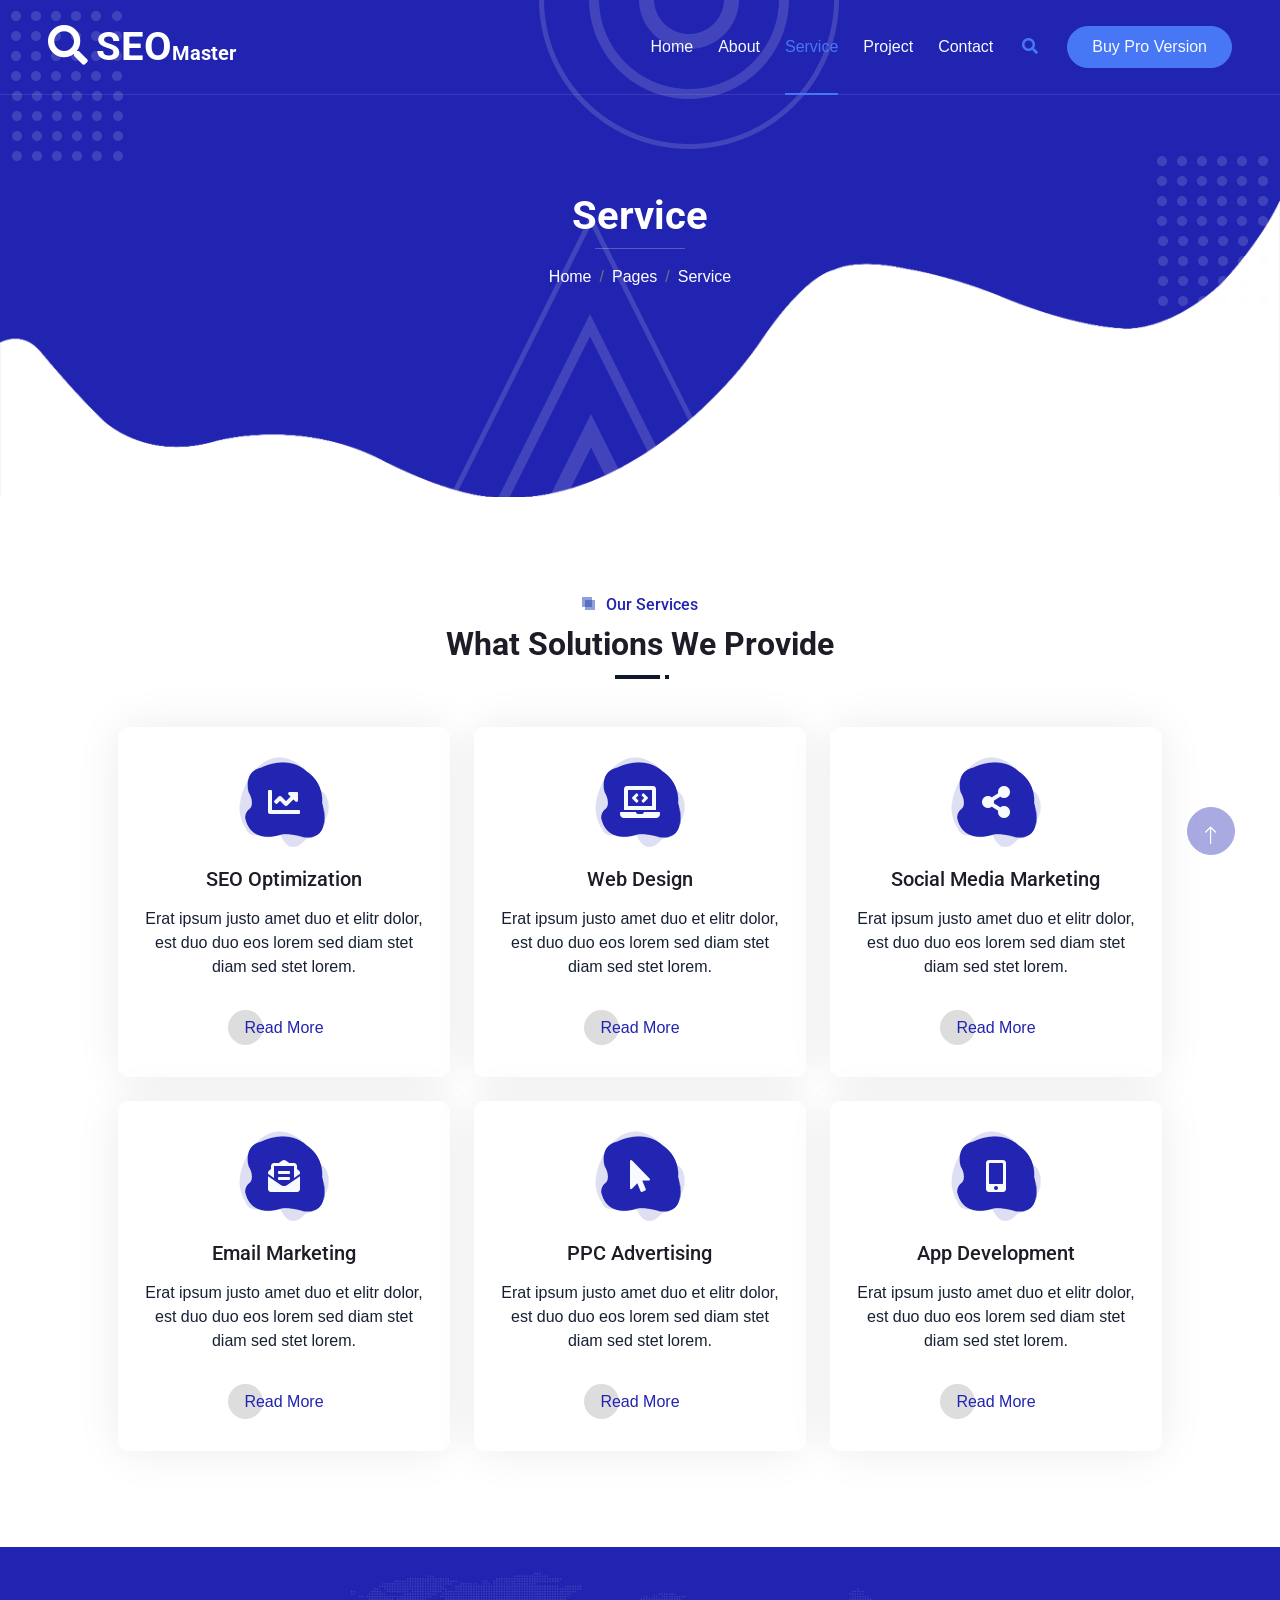
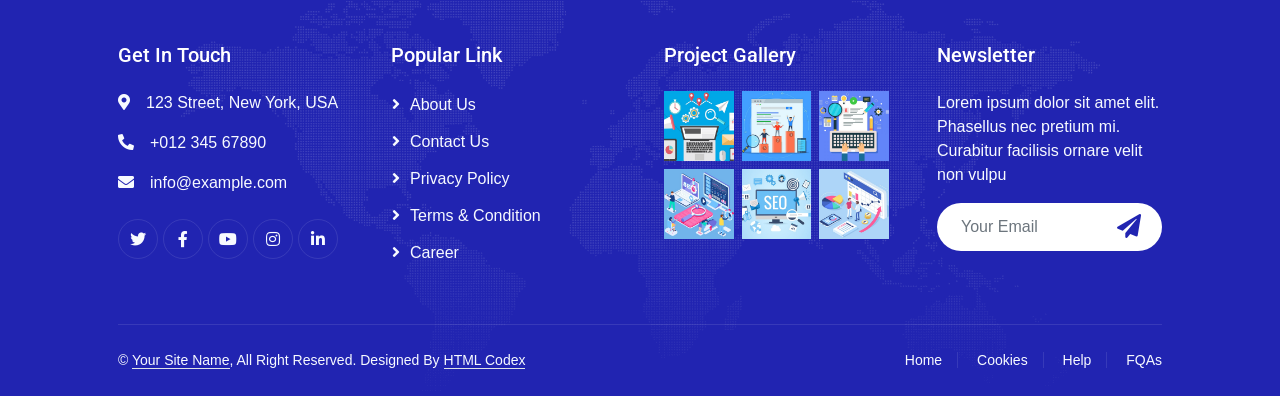
<file: service.html>
<!DOCTYPE html>
<html lang="en">

<head>
    <meta charset="utf-8">
    <title>SEO Master - SEO Agency Website Template</title>
    <meta content="width=device-width, initial-scale=1.0" name="viewport">
    <meta content="" name="keywords">
    <meta content="" name="description">

    <!-- Favicon -->
    <link href="img/favicon.ico" rel="icon">

    <!-- Google Web Fonts -->
    <link rel="preconnect" href="https://fonts.googleapis.com">
    <link rel="preconnect" href="https://fonts.gstatic.com" crossorigin>
    <link href="https://fonts.googleapis.com/css2?family=Heebo:wght@400;500&family=Roboto:wght@400;500;700&display=swap" rel="stylesheet"> 

    <!-- Icon Font Stylesheet -->
    <link href="https://cdnjs.cloudflare.com/ajax/libs/font-awesome/5.10.0/css/all.min.css" rel="stylesheet">
    <link href="https://cdn.jsdelivr.net/npm/bootstrap-icons@1.4.1/font/bootstrap-icons.css" rel="stylesheet">

    <!-- Libraries Stylesheet -->
    <link href="lib/animate/animate.min.css" rel="stylesheet">

    <!-- Customized Bootstrap Stylesheet -->
    <link href="css/bootstrap.min.css" rel="stylesheet">

    <!-- Template Stylesheet -->
    <link href="css/style.css" rel="stylesheet">
</head>

<body>
    <div class="container-fluid bg-white p-0">
        <!-- Spinner Start -->
        <div id="spinner" class="show bg-white position-fixed translate-middle w-100 vh-100 top-50 start-50 d-flex align-items-center justify-content-center">
            <div class="spinner-grow text-primary" style="width: 3rem; height: 3rem;" role="status">
                <span class="sr-only">Loading...</span>
            </div>
        </div>
        <!-- Spinner End -->


        <!-- Navbar & Hero Start -->
        <div class="container-fluid position-relative p-0">
            <nav class="navbar navbar-expand-lg navbar-light px-4 px-lg-5 py-3 py-lg-0">
                <a href="" class="navbar-brand p-0">
                    <h1 class="m-0"><i class="fa fa-search me-2"></i>SEO<span class="fs-5">Master</span></h1>
                    <!-- <img src="img/logo.png" alt="Logo"> -->
                </a>
                <button class="navbar-toggler" type="button" data-bs-toggle="collapse" data-bs-target="#navbarCollapse">
                    <span class="fa fa-bars"></span>
                </button>
                <div class="collapse navbar-collapse" id="navbarCollapse">
                    <div class="navbar-nav ms-auto py-0">
                        <a href="index.html" class="nav-item nav-link">Home</a>
                        <a href="about.html" class="nav-item nav-link">About</a>
                        <a href="service.html" class="nav-item nav-link active">Service</a>
                        <a href="project.html" class="nav-item nav-link">Project</a>
                        <a href="contact.html" class="nav-item nav-link">Contact</a>
                    </div>
                    <butaton type="button" class="btn text-secondary ms-3"><i class="fa fa-search"></i></butaton>
                    <a href="https://htmlcodex.com/downloading/?item=2059" class="btn btn-secondary text-light rounded-pill py-2 px-4 ms-3">Buy Pro Version</a>
                </div>
            </nav>

            <div class="container-fluid py-5 bg-primary hero-header mb-5">
                <div class="container my-5 py-5 px-lg-5">
                    <div class="row g-5 py-5">
                        <div class="col-12 text-center">
                            <h1 class="text-white animated zoomIn">Service</h1>
                            <hr class="bg-white mx-auto mt-0" style="width: 90px;">
                            <nav aria-label="breadcrumb">
                                <ol class="breadcrumb justify-content-center">
                                    <li class="breadcrumb-item"><a class="text-white" href="#">Home</a></li>
                                    <li class="breadcrumb-item"><a class="text-white" href="#">Pages</a></li>
                                    <li class="breadcrumb-item text-white active" aria-current="page">Service</li>
                                </ol>
                            </nav>
                        </div>
                    </div>
                </div>
            </div>
        </div>
        <!-- Navbar & Hero End -->


        <!-- Service Start -->
        <div class="container-fluid py-5">
            <div class="container px-lg-5">
                <div class="section-title position-relative text-center mb-5 pb-2 wow fadeInUp" data-wow-delay="0.1s">
                    <h6 class="position-relative d-inline text-primary ps-4">Our Services</h6>
                    <h2 class="mt-2">What Solutions We Provide</h2>
                </div>
                <div class="row g-4">
                    <div class="col-lg-4 col-md-6 wow zoomIn" data-wow-delay="0.1s">
                        <div class="service-item d-flex flex-column justify-content-center text-center rounded">
                            <div class="service-icon flex-shrink-0">
                                <i class="fa fa-chart-line fa-2x"></i>
                            </div>
                            <h5 class="mb-3">SEO Optimization</h5>
                            <p>Erat ipsum justo amet duo et elitr dolor, est duo duo eos lorem sed diam stet diam sed stet lorem.</p>
                            <a class="btn px-3 mt-auto mx-auto" href="">Read More</a>
                        </div>
                    </div>
                    <div class="col-lg-4 col-md-6 wow zoomIn" data-wow-delay="0.3s">
                        <div class="service-item d-flex flex-column justify-content-center text-center rounded">
                            <div class="service-icon flex-shrink-0">
                                <i class="fa fa-laptop-code fa-2x"></i>
                            </div>
                            <h5 class="mb-3">Web Design</h5>
                            <p>Erat ipsum justo amet duo et elitr dolor, est duo duo eos lorem sed diam stet diam sed stet lorem.</p>
                            <a class="btn px-3 mt-auto mx-auto" href="">Read More</a>
                        </div>
                    </div>
                    <div class="col-lg-4 col-md-6 wow zoomIn" data-wow-delay="0.6s">
                        <div class="service-item d-flex flex-column justify-content-center text-center rounded">
                            <div class="service-icon flex-shrink-0">
                                <i class="fa fa-share-alt fa-2x"></i>
                            </div>
                            <h5 class="mb-3">Social Media Marketing</h5>
                            <p>Erat ipsum justo amet duo et elitr dolor, est duo duo eos lorem sed diam stet diam sed stet lorem.</p>
                            <a class="btn px-3 mt-auto mx-auto" href="">Read More</a>
                        </div>
                    </div>
                    <div class="col-lg-4 col-md-6 wow zoomIn" data-wow-delay="0.1s">
                        <div class="service-item d-flex flex-column justify-content-center text-center rounded">
                            <div class="service-icon flex-shrink-0">
                                <i class="fa fa-envelope-open-text fa-2x"></i>
                            </div>
                            <h5 class="mb-3">Email Marketing</h5>
                            <p>Erat ipsum justo amet duo et elitr dolor, est duo duo eos lorem sed diam stet diam sed stet lorem.</p>
                            <a class="btn px-3 mt-auto mx-auto" href="">Read More</a>
                        </div>
                    </div>
                    <div class="col-lg-4 col-md-6 wow zoomIn" data-wow-delay="0.3s">
                        <div class="service-item d-flex flex-column justify-content-center text-center rounded">
                            <div class="service-icon flex-shrink-0">
                                <i class="fa fa-mouse-pointer fa-2x"></i>
                            </div>
                            <h5 class="mb-3">PPC Advertising</h5>
                            <p>Erat ipsum justo amet duo et elitr dolor, est duo duo eos lorem sed diam stet diam sed stet lorem.</p>
                            <a class="btn px-3 mt-auto mx-auto" href="">Read More</a>
                        </div>
                    </div>
                    <div class="col-lg-4 col-md-6 wow zoomIn" data-wow-delay="0.6s">
                        <div class="service-item d-flex flex-column justify-content-center text-center rounded">
                            <div class="service-icon flex-shrink-0">
                                <i class="fa fa-mobile-alt fa-2x"></i>
                            </div>
                            <h5 class="mb-3">App Development</h5>
                            <p>Erat ipsum justo amet duo et elitr dolor, est duo duo eos lorem sed diam stet diam sed stet lorem.</p>
                            <a class="btn px-3 mt-auto mx-auto" href="">Read More</a>
                        </div>
                    </div>
                </div>
            </div>
        </div>
        <!-- Service End -->
        

        <!-- Footer Start -->
        <div class="container-fluid bg-primary text-light footer mt-5 pt-5 wow fadeIn" data-wow-delay="0.1s">
            <div class="container py-5 px-lg-5">
                <div class="row g-5">
                    <div class="col-md-6 col-lg-3">
                        <h5 class="text-white mb-4">Get In Touch</h5>
                        <p><i class="fa fa-map-marker-alt me-3"></i>123 Street, New York, USA</p>
                        <p><i class="fa fa-phone-alt me-3"></i>+012 345 67890</p>
                        <p><i class="fa fa-envelope me-3"></i>info@example.com</p>
                        <div class="d-flex pt-2">
                            <a class="btn btn-outline-light btn-social" href=""><i class="fab fa-twitter"></i></a>
                            <a class="btn btn-outline-light btn-social" href=""><i class="fab fa-facebook-f"></i></a>
                            <a class="btn btn-outline-light btn-social" href=""><i class="fab fa-youtube"></i></a>
                            <a class="btn btn-outline-light btn-social" href=""><i class="fab fa-instagram"></i></a>
                            <a class="btn btn-outline-light btn-social" href=""><i class="fab fa-linkedin-in"></i></a>
                        </div>
                    </div>
                    <div class="col-md-6 col-lg-3">
                        <h5 class="text-white mb-4">Popular Link</h5>
                        <a class="btn btn-link" href="">About Us</a>
                        <a class="btn btn-link" href="">Contact Us</a>
                        <a class="btn btn-link" href="">Privacy Policy</a>
                        <a class="btn btn-link" href="">Terms & Condition</a>
                        <a class="btn btn-link" href="">Career</a>
                    </div>
                    <div class="col-md-6 col-lg-3">
                        <h5 class="text-white mb-4">Project Gallery</h5>
                        <div class="row g-2">
                            <div class="col-4">
                                <img class="img-fluid" src="img/portfolio-1.jpg" alt="Image">
                            </div>
                            <div class="col-4">
                                <img class="img-fluid" src="img/portfolio-2.jpg" alt="Image">
                            </div>
                            <div class="col-4">
                                <img class="img-fluid" src="img/portfolio-3.jpg" alt="Image">
                            </div>
                            <div class="col-4">
                                <img class="img-fluid" src="img/portfolio-4.jpg" alt="Image">
                            </div>
                            <div class="col-4">
                                <img class="img-fluid" src="img/portfolio-5.jpg" alt="Image">
                            </div>
                            <div class="col-4">
                                <img class="img-fluid" src="img/portfolio-6.jpg" alt="Image">
                            </div>
                        </div>
                    </div>
                    <div class="col-md-6 col-lg-3">
                        <h5 class="text-white mb-4">Newsletter</h5>
                        <p>Lorem ipsum dolor sit amet elit. Phasellus nec pretium mi. Curabitur facilisis ornare velit non vulpu</p>
                        <div class="position-relative w-100 mt-3">
                            <input class="form-control border-0 rounded-pill w-100 ps-4 pe-5" type="text" placeholder="Your Email" style="height: 48px;">
                            <button type="button" class="btn shadow-none position-absolute top-0 end-0 mt-1 me-2"><i class="fa fa-paper-plane text-primary fs-4"></i></button>
                        </div>
                    </div>
                </div>
            </div>
            <div class="container px-lg-5">
                <div class="copyright">
                    <div class="row">
                        <div class="col-md-6 text-center text-md-start mb-3 mb-md-0">
                            &copy; <a class="border-bottom" href="#">Your Site Name</a>, All Right Reserved. 
							<!--/*** The author’s attribution link below must remain intact on your website. ***/-->
                            <!--/*** If you wish to remove this credit link, please purchase the Pro Version from https://htmlcodex.com . ***/-->
                            Designed By <a class="border-bottom" href="https://htmlcodex.com">HTML Codex</a>
                        </div>
                        <div class="col-md-6 text-center text-md-end">
                            <div class="footer-menu">
                                <a href="">Home</a>
                                <a href="">Cookies</a>
                                <a href="">Help</a>
                                <a href="">FQAs</a>
                            </div>
                        </div>
                    </div>
                </div>
            </div>
        </div>
        <!-- Footer End -->


        <!-- Back to Top -->
        <a href="#" class="btn btn-lg btn-primary btn-lg-square back-to-top pt-2"><i class="bi bi-arrow-up"></i></a>
    </div>

    <!-- JavaScript Libraries -->
    <script src="https://code.jquery.com/jquery-3.4.1.min.js"></script>
    <script src="https://cdn.jsdelivr.net/npm/bootstrap@5.0.0/dist/js/bootstrap.bundle.min.js"></script>
    <script src="lib/wow/wow.min.js"></script>
    <script src="lib/easing/easing.min.js"></script>
    <script src="lib/waypoints/waypoints.min.js"></script>

    <!-- Template Javascript -->
    <script src="js/main.js"></script>
</body>

</html>
</file>
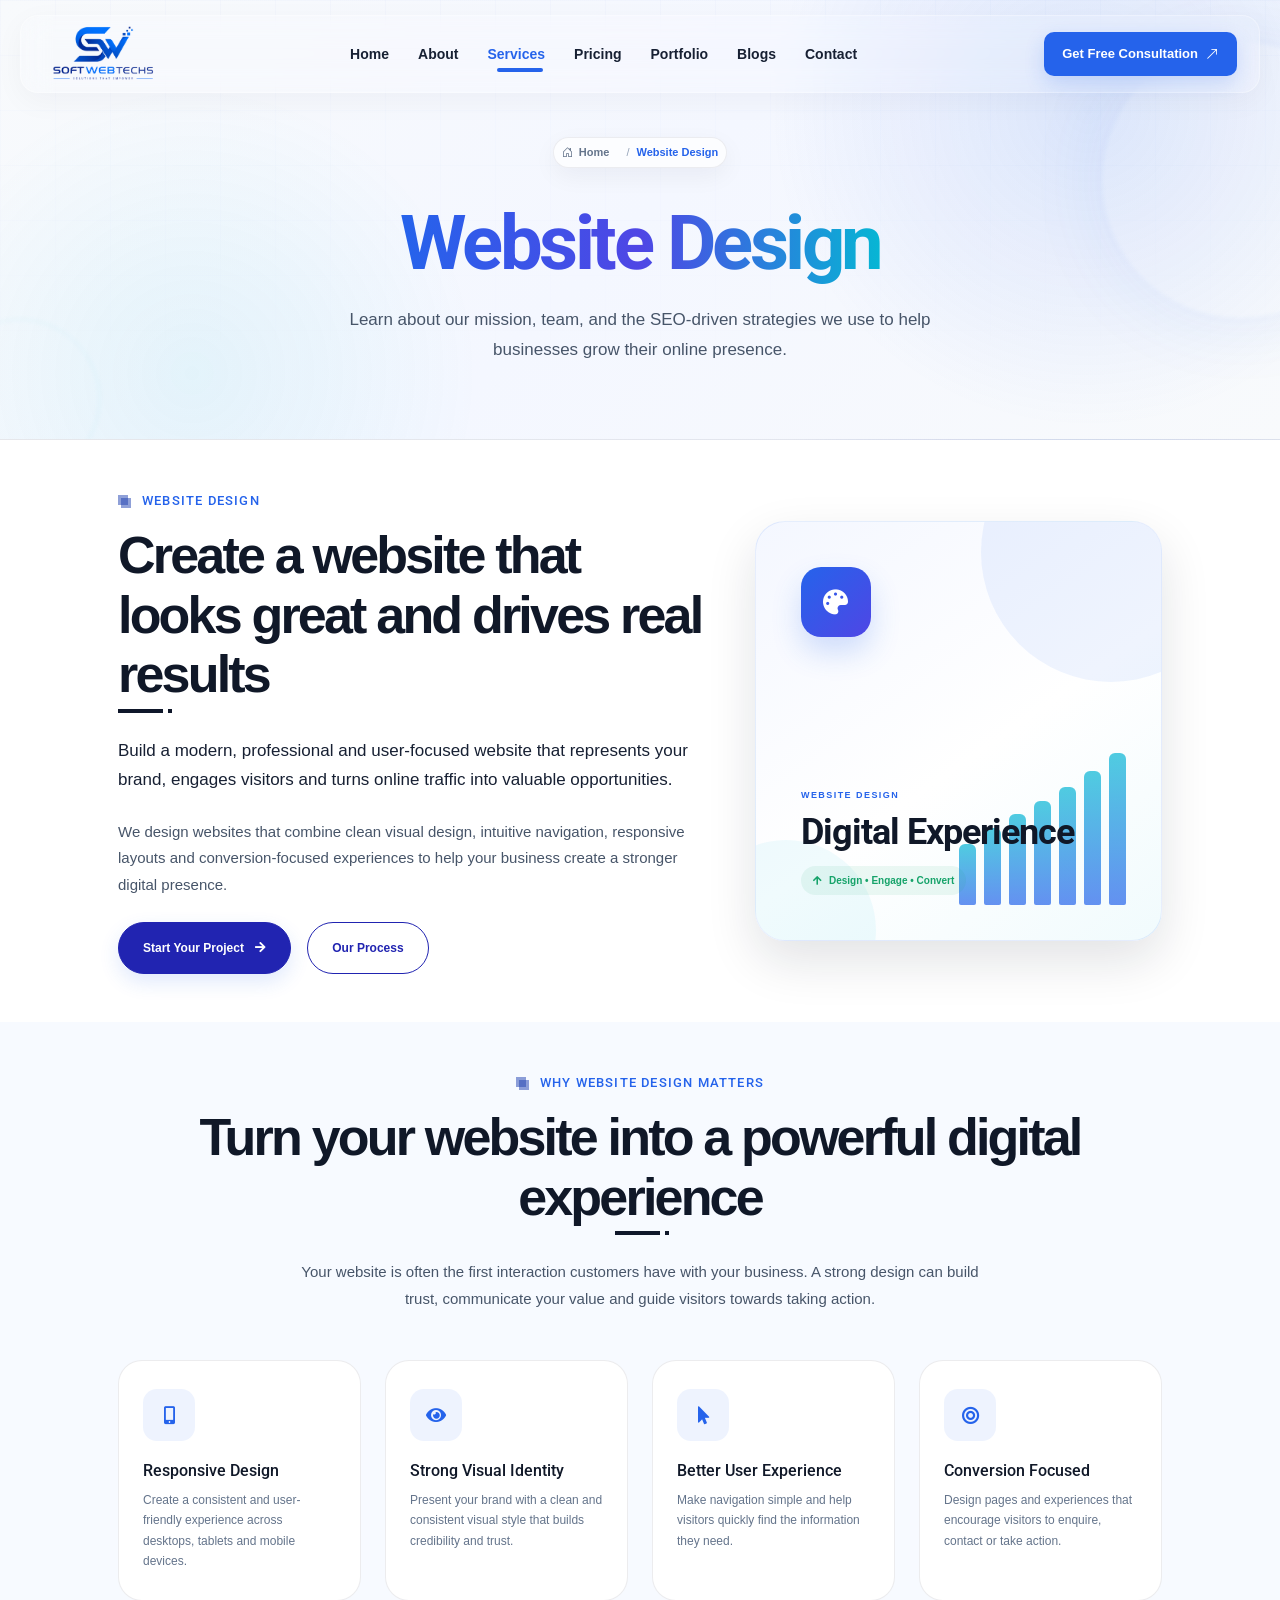
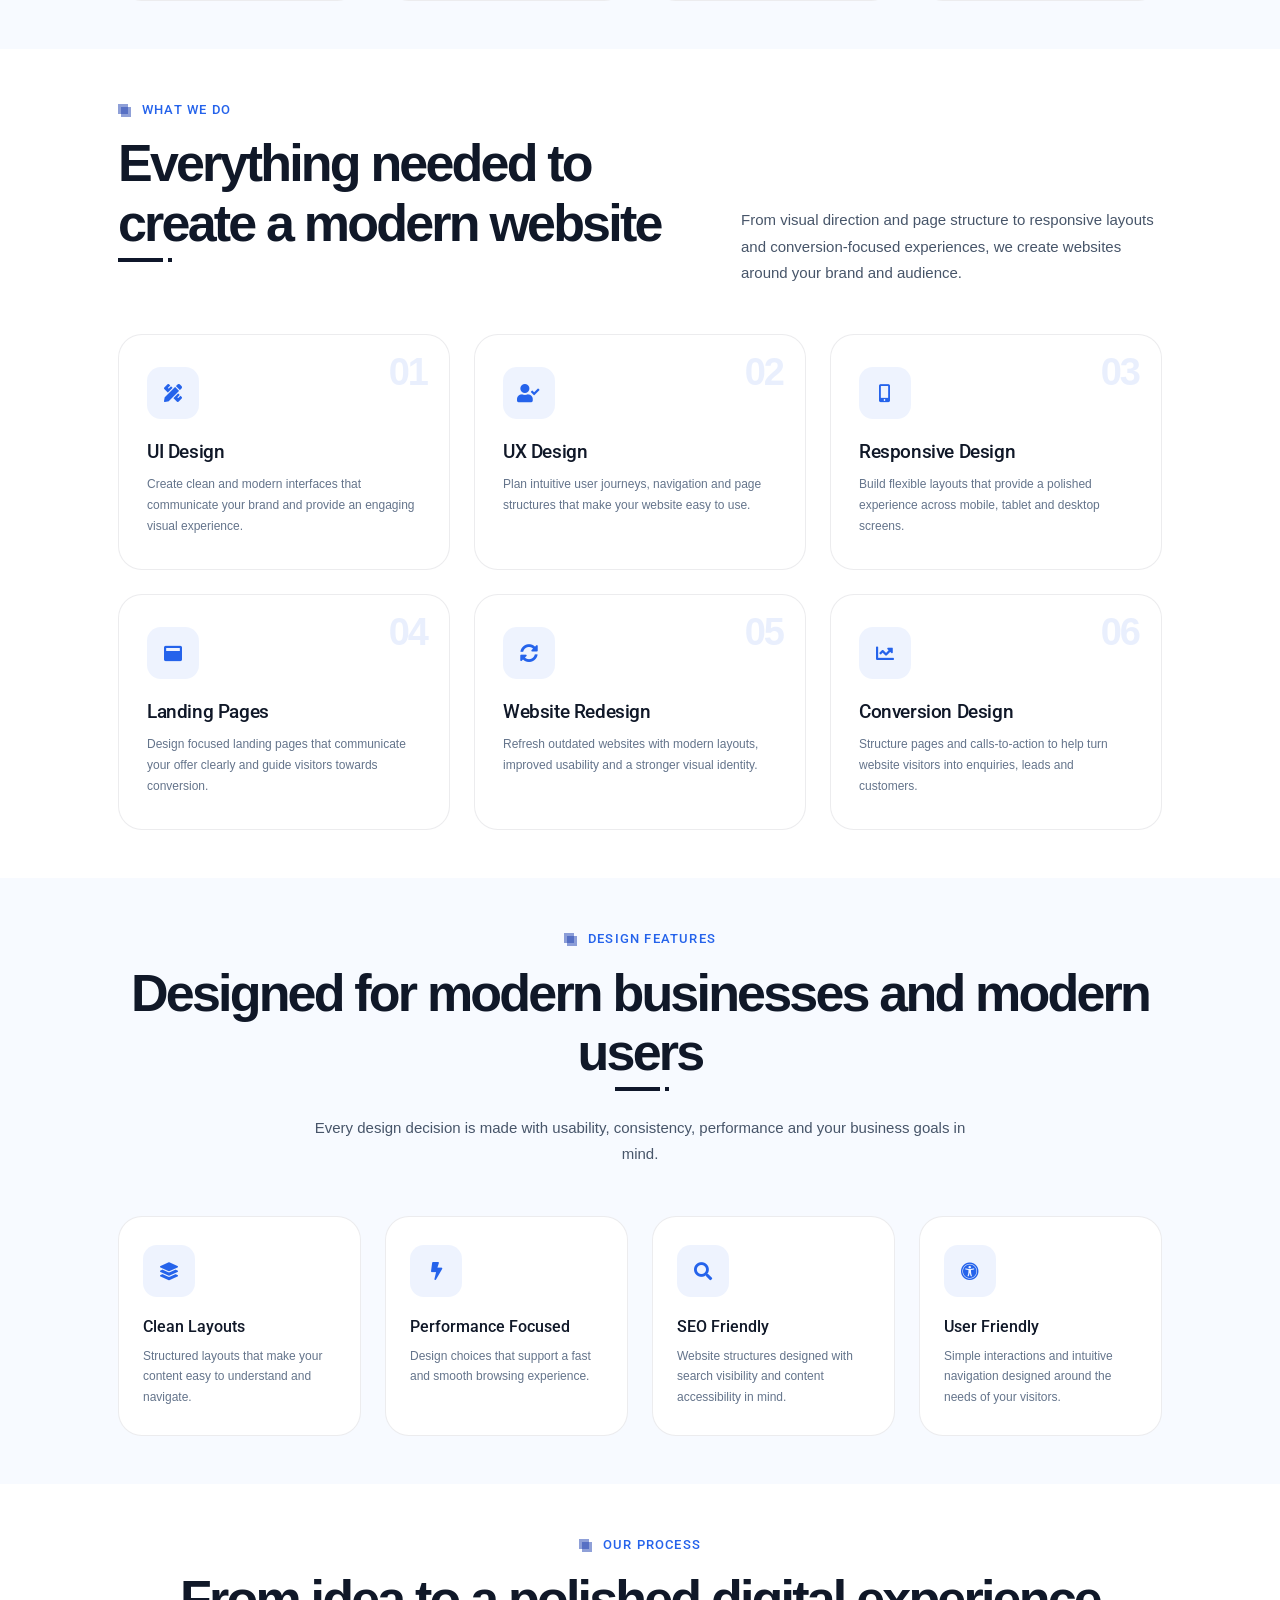
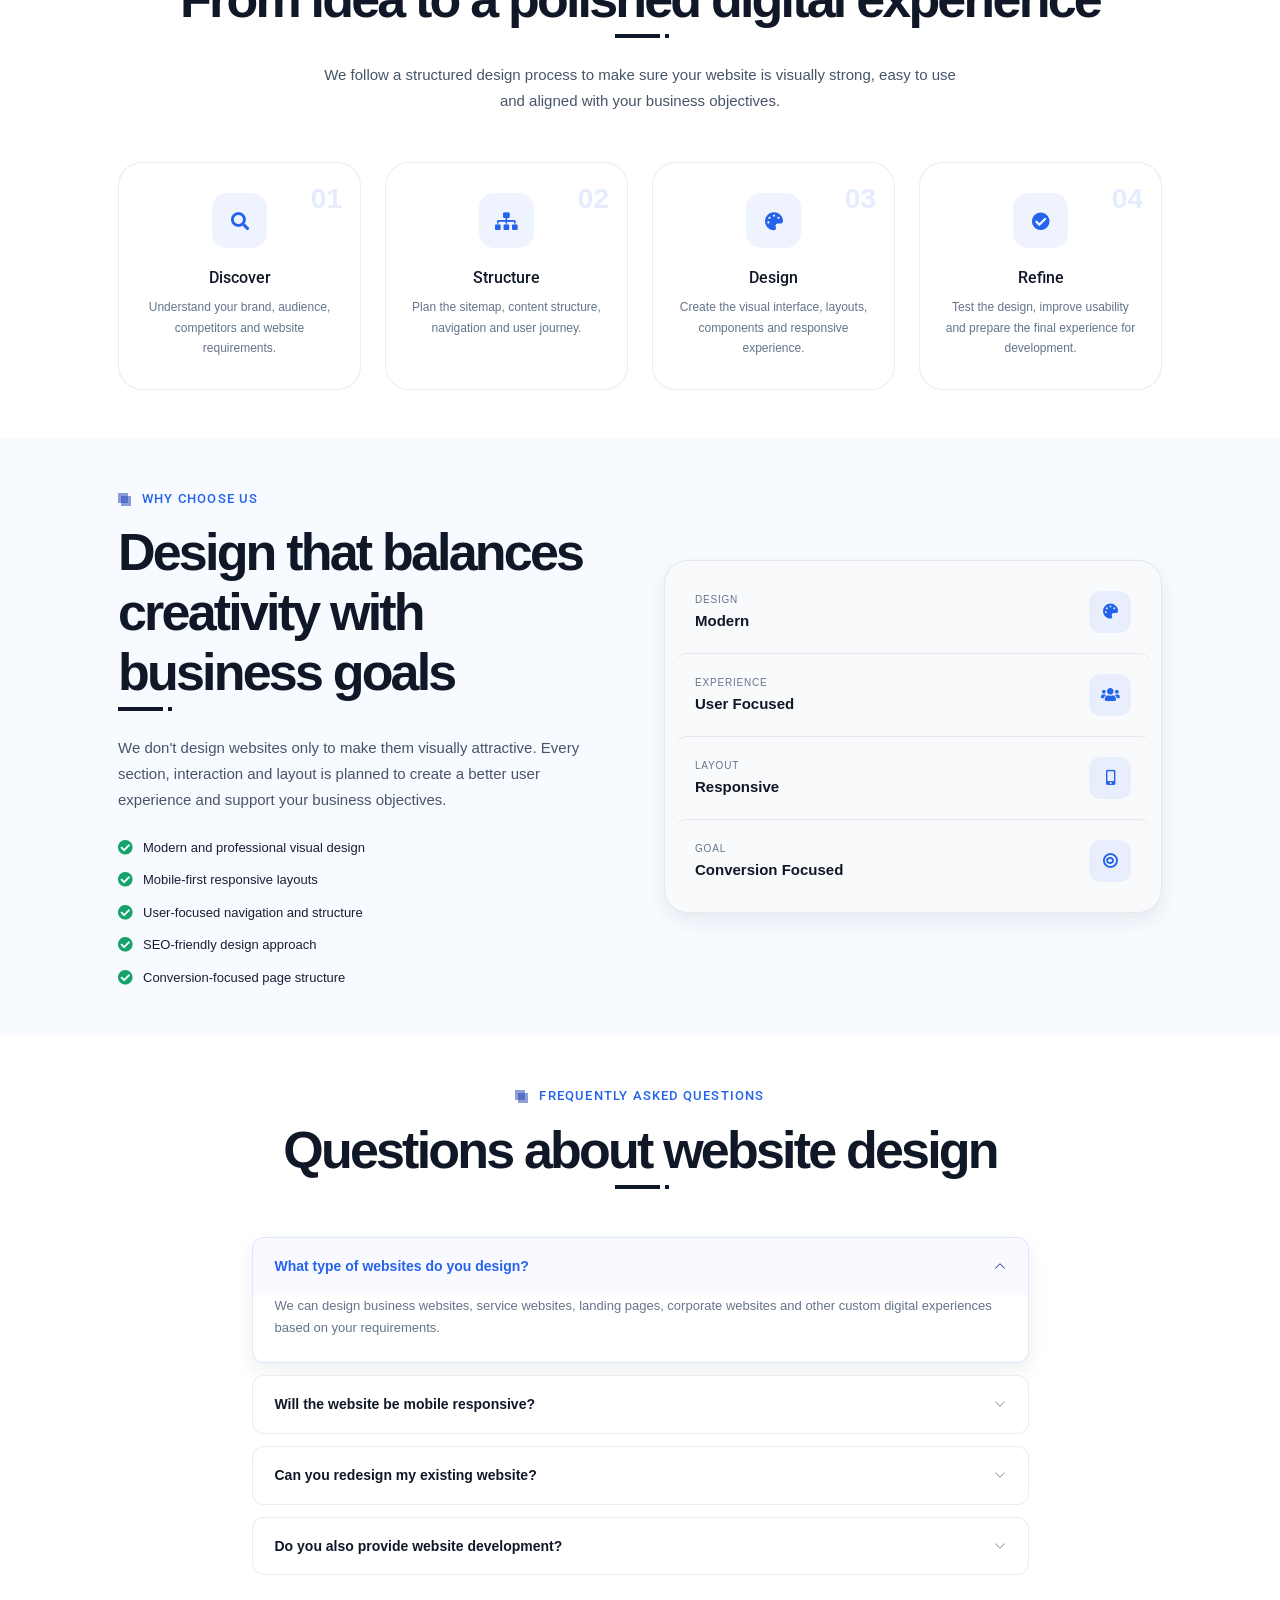
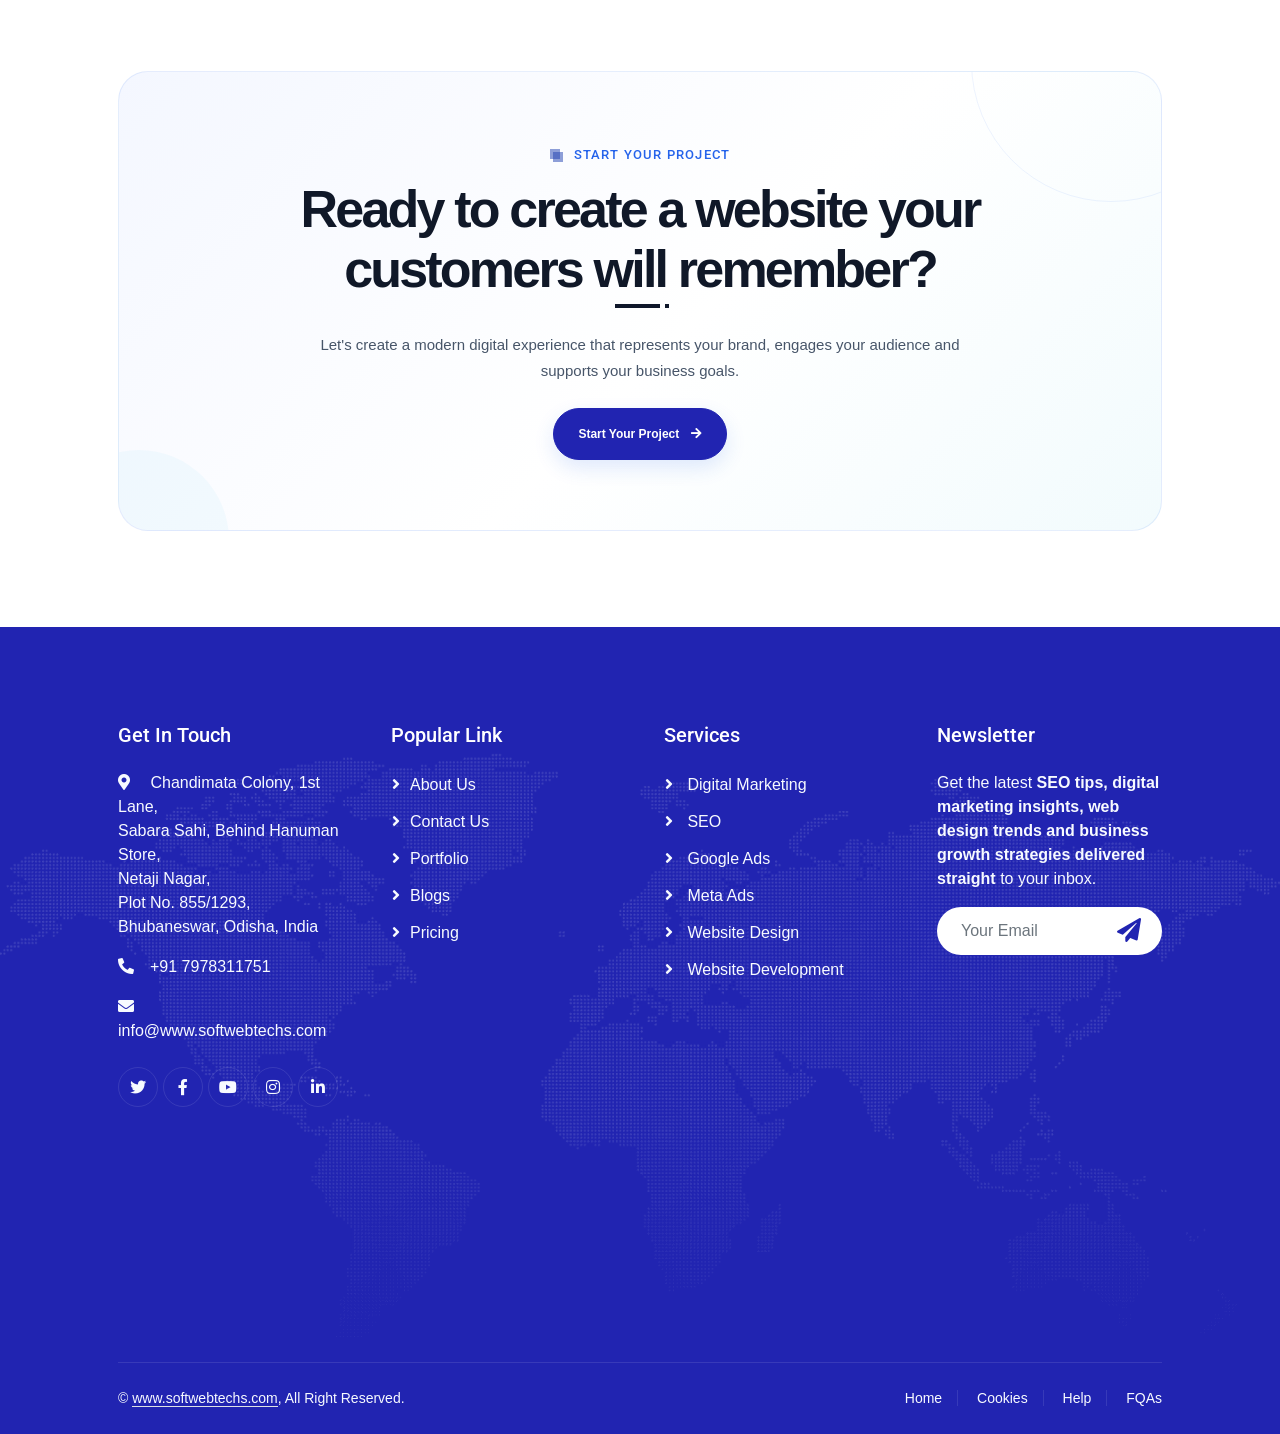
<file: website-design.html>
<!DOCTYPE html>
<html lang="en">

<head>
    <!-- ============================= -->
    <!-- BASIC META -->
    <!-- ============================= -->
    <meta charset="utf-8">

    <title>SoftWebTechs | SEO, Digital Marketing & Web Development Company</title>

    <meta name="viewport" content="width=device-width, initial-scale=1.0">

    <meta name="description"
        content="SoftWebTechs provides SEO, digital marketing, web design and development, social media marketing, local SEO and online growth solutions for businesses.">

    <meta name="keywords"
        content="SEO company, digital marketing company, SEO services, web development company, website design, social media marketing, local SEO, search engine optimization">

    <meta name="author" content="SoftWebTechs">

    <meta name="robots" content="index, follow">

    <meta name="googlebot" content="index, follow">

    <!-- Canonical URL -->
    <link rel="canonical" href="https://www.softwebtechs.com/">

    <!-- ============================= -->
    <!-- FAVICON -->
    <!-- ============================= -->
    <link rel="icon" type="image/png" sizes="32x32" href="img/favicon.png">
    <link rel="icon" type="image/png" sizes="16x16" href="img/favicon.png">

    <link rel="apple-touch-icon" sizes="180x180" href="img/favicon.png">

    <link rel="manifest" href="site.www.softwebtechs.com">

    <!-- ============================= -->
    <!-- THEME / MOBILE -->
    <!-- ============================= -->
    <meta name="theme-color" content="#0d6efd">
    <meta name="msapplication-TileColor" content="#0d6efd">

    <!-- ============================= -->
    <!-- GOOGLE / SEARCH -->
    <!-- ============================= -->
    <meta name="google" content="notranslate">

    <!-- ============================= -->
    <!-- OPEN GRAPH / FACEBOOK -->
    <!-- ============================= -->
    <meta property="og:type" content="website">

    <meta property="og:title"
        content="SoftWebTechs | SEO, Digital Marketing & Web Development">

    <meta property="og:description"
        content="Grow your business with professional SEO, digital marketing, web design and development solutions from SoftWebTechs.">

    <meta property="og:url"
        content="https://www.softwebtechs.com/">

    <meta property="og:site_name"
        content="SoftWebTechs">

    <meta property="og:image"
        content="https://www.softwebtechs.com/img/og-image.jpg">

    <meta property="og:image:width" content="1200">
    <meta property="og:image:height" content="630">

    <meta property="og:image:alt"
        content="SoftWebTechs - SEO and Digital Marketing Company">

    <!-- ============================= -->
    <!-- TWITTER / X -->
    <!-- ============================= -->
    <meta name="twitter:card" content="summary_large_image">

    <meta name="twitter:title"
        content="SoftWebTechs | SEO & Digital Marketing Company">

    <meta name="twitter:description"
        content="Professional SEO, digital marketing, web design and development solutions for business growth.">

    <meta name="twitter:image"
        content="https://www.softwebtechs.com/img/og-image.jpg">

    <!-- ============================= -->
    <!-- GOOGLE WEB FONTS -->
    <!-- ============================= -->
    <link rel="preconnect" href="https://fonts.googleapis.com">
    <link rel="preconnect" href="https://fonts.gstatic.com" crossorigin>

    <link href="https://fonts.googleapis.com/css2?family=Heebo:wght@400;500;600;700&family=Roboto:wght@400;500;700;900&display=swap"
        rel="stylesheet">

    <!-- ============================= -->
    <!-- ICONS -->
    <!-- ============================= -->
    <link
        href="https://cdnjs.cloudflare.com/ajax/libs/font-awesome/5.10.0/css/all.min.css"
        rel="stylesheet">

    <link
        href="https://cdn.jsdelivr.net/npm/bootstrap-icons@1.4.1/font/bootstrap-icons.css"
        rel="stylesheet">

    <!-- ============================= -->
    <!-- ANIMATION -->
    <!-- ============================= -->
    <link href="lib/animate/animate.min.css" rel="stylesheet">

    <!-- ============================= -->
    <!-- BOOTSTRAP -->
    <!-- ============================= -->
    <link href="css/bootstrap.min.css" rel="stylesheet">

    <!-- ============================= -->
    <!-- CUSTOM CSS -->
    <!-- ============================= -->
    <link href="css/style.css" rel="stylesheet">

</head>

<body>
    <div class="container-fluid bg-white p-0">
        <!-- Spinner Start -->
        <div id="spinner" class="show bg-white position-fixed translate-middle w-100 vh-100 top-50 start-50 d-flex align-items-center justify-content-center">
            

            <!-- LOGO -->
                    <a
                        href="index.html"
                        class="brand-logo"
                        aria-label="Agency Home"
                    >
<img class="img-fluid site-logo" src="img/logo.png" alt="Logo">                         

                    </a>
        </div>
        <!-- Spinner End -->

 <header>

        <div class="navbar-wrapper">

            <nav
                class="navbar-custom"
                id="mainNavbar"
                aria-label="Main navigation"
            >

                <div class="navbar-inner">

                    <!-- LOGO -->
                    <a
                        href="index.html"
                        class="brand-logo"
                        aria-label="Agency Home"
                    >
<img class="img-fluid site-logo" src="img/logo.png" alt="Logo">                         

                    </a>


                    <!-- DESKTOP NAVIGATION -->
                   <div class="desktop-navigation">

    <a href="index.html" class="nav-link-custom">
        Home
    </a>

    <a href="about.html" class="nav-link-custom">
        About
    </a>

    <!-- SERVICES -->
    <div class="dropdown">

        <a
            href="#services"
            class="nav-link-custom services-link dropdown-toggle"
            id="servicesDropdown"
            role="button"
            data-bs-toggle="dropdown"
            aria-expanded="false"
        >
            Services
        </a>

        <ul class="dropdown-menu custom-dropdown" aria-labelledby="servicesDropdown">

            <li>
                <a class="dropdown-item" href="digital-marketing.html">
                    Digital Marketing
                </a>
            </li>

            <li>
                <a class="dropdown-item" href="seo.html">
                    SEO
                </a>
            </li>

            <li>
                <a class="dropdown-item" href="google-ads.html">
                    Google Ads
                </a>
            </li>

            <li>
                <a class="dropdown-item" href="meta-ads.html">
                    Meta Ads
                </a>
            </li>

            <li>
                <a class="dropdown-item" href="website-design.html">
                    Website Design
                </a>
            </li>

            <li>
                <a class="dropdown-item" href="website-development.html">
                    Website Development
                </a>
            </li>

        </ul>

    </div>

    <a href="pricing.html" class="nav-link-custom">
        Pricing
    </a>

    <a href="portfolio.html" class="nav-link-custom">
        Portfolio
    </a>

    <a href="blogs.html" class="nav-link-custom">
        Blogs
    </a>

    <a href="contact.html" class="nav-link-custom">
        Contact
    </a>

</div>


                    <!-- DESKTOP CTA -->
                    <div class="desktop-cta">

                        <a
                            href="#contact"
                            class="btn-consultation"
                        >
                            Get Free Consultation

                            <i class="bi bi-arrow-up-right"></i>
                        </a>

                    </div>


                    <!-- MOBILE BUTTON -->
                    <button
                        type="button"
                        class="mobile-menu-toggle"
                        id="mobileMenuToggle"
                        aria-label="Open navigation"
                        aria-expanded="false"
                        aria-controls="mobileMenu"
                    >

                        <span class="hamburger-line"></span>
                        <span class="hamburger-line"></span>
                        <span class="hamburger-line"></span>

                    </button>

                </div>

            </nav>

        </div>


        <!-- MOBILE OVERLAY -->
        <div
            class="mobile-menu-overlay"
            id="mobileMenuOverlay"
        ></div>


        <!-- MOBILE MENU -->
        <aside
            class="mobile-menu"
            id="mobileMenu"
            aria-hidden="true"
        >

            <!-- HEADER -->
            <div class="mobile-menu-header">

                <a
                    href="index.html"
                    class="brand-logo mobile-logo"
                >

                    <span class="logo-icon">
                        <i class="bi bi-bar-chart-fill"></i>
                    </span>

                    <span class="logo-text">
                        Growth<span>Lab</span>
                    </span>

                </a>


                <button
                    type="button"
                    class="mobile-menu-close"
                    id="mobileMenuClose"
                    aria-label="Close navigation"
                >
                    <i class="bi bi-x-lg"></i>
                </button>

            </div>


            <!-- MOBILE NAVIGATION -->
            <div class="mobile-navigation">

                <a
                    href="index.html"
                    class="mobile-nav-link"
                >
                    Home
                </a>

                <a
                    href="about.html"
                    class="mobile-nav-link"
                >
                    About
                </a>


                <!-- MOBILE SERVICES -->
                <div>

                    <button
                        type="button"
                        class="mobile-services-toggle"
                        id="mobileServicesToggle"
                        aria-expanded="false"
                    >

                        <span>Services</span>

                        <i class="bi bi-chevron-down"></i>

                    </button>

<div 
    class="mobile-services-list" 
    id="mobileServicesList"
>

    <a 
        href="digital-marketing.html" 
        class="mobile-service-link"
    >
        Digital Marketing
    </a>

    <a 
        href="seo.html" 
        class="mobile-service-link"
    >
        SEO
    </a>

    <a 
        href="google-ads.html" 
        class="mobile-service-link"
    >
        Google Ads
    </a>

    <a 
        href="meta-ads.html" 
        class="mobile-service-link"
    >
        Meta Ads
    </a>

    <a 
        href="website-design.html" 
        class="mobile-service-link"
    >
        Website Design
    </a>

    <a 
        href="website-development.html" 
        class="mobile-service-link"
    >
        Website Development
    </a>

</div>

                </div>


                <a
                    href="pricing.html"
                    class="mobile-nav-link"
                >
                Pricing
                </a>

                <a
                    href="portfolio.html"
                    class="mobile-nav-link"
                >
                    Portfolio
                </a>

                <a
                    href="blogs.html"
                    class="mobile-nav-link"
                >
                    Blogs
                </a>

                <a
                    href="contact.html"
                    class="mobile-nav-link"
                >
                    Contact
                </a>

            </div>


            <!-- MOBILE CTA -->
            <div class="mobile-cta">

                <a
                    href="#contact"
                    class="btn-consultation"
                >
                    Get Free Consultation

                    <i class="bi bi-arrow-up-right"></i>
                </a>

            </div>

        </aside>

    </header>
<main>  
<section class="page-header">

    <!-- Decorative Background -->
    <div class="page-header-glow page-header-glow-1"></div>
    <div class="page-header-glow page-header-glow-2"></div>

    <div class="page-header-grid"></div>

    <div class="container">

        <div class="page-header-content">

            <!-- Breadcrumb -->
            <nav aria-label="breadcrumb"
                 class="page-breadcrumb">

                <ol class="breadcrumb mb-0">

                    <li class="breadcrumb-item">
                        <a href="index.html">
                            <i class="bi bi-house-door"></i>
                            Home
                        </a>
                    </li>


                    <li class="breadcrumb-item active"
                        aria-current="page">

             Website Design

                    </li>

                </ol>

            </nav>


            <!-- Eyebrow -->

            <!-- <div class="page-header-eyebrow">

                <span></span>

                SEO & DIGITAL GROWTH

                <span></span>

            </div> -->


            <!-- Title -->

            <h1 class="page-header-title">

            
                <span>Website Design </span>

            </h1>


            <!-- Description -->

            <p class="page-header-description">

                Learn about our mission, team, and the SEO-driven strategies
                we use to help businesses grow their online presence.

            </p>


   

        </div>

    </div>

</section>
<section class="service-detail-body">

    <!-- =====================================================
         WEBSITE DESIGN INTRO
    ====================================================== -->

    <section class="container-fluid py-5">

        <div class="container px-lg-5">

            <div class="row align-items-center g-5">

                <div class="col-lg-7">

                    <div class="section-title position-relative mb-4 pb-2">

                        <h6 class="position-relative text-primary ps-4">
                            Website Design
                        </h6>

                        <h2 class="mt-2">
                            Create a website that looks great and drives real results
                        </h2>

                    </div>

                    <p class="lead mb-4">

                        Build a modern, professional and user-focused
                        website that represents your brand, engages visitors
                        and turns online traffic into valuable opportunities.

                    </p>

                    <p class="mb-4">

                        We design websites that combine clean visual
                        design, intuitive navigation, responsive layouts
                        and conversion-focused experiences to help your
                        business create a stronger digital presence.

                    </p>

                    <div class="d-flex flex-wrap gap-3">

                        <a
                            href="contact.html"
                            class="btn btn-primary px-4 py-3"
                        >
                            Start Your Project
                            <i class="fa fa-arrow-right ms-2"></i>
                        </a>

                        <a
                            href="#website-design-process"
                            class="btn btn-outline-primary px-4 py-3"
                        >
                            Our Process
                        </a>

                    </div>

                </div>


                <div class="col-lg-5">

                    <div class="service-detail-visual">

                        <div class="service-visual-icon">
                            <i class="fa fa-palette"></i>
                        </div>

                        <div class="service-visual-content">

                            <span>
                                WEBSITE DESIGN
                            </span>

                            <h3>
                                Digital Experience
                            </h3>

                            <div class="service-growth">

                                <i class="fa fa-arrow-up"></i>

                                Design • Engage • Convert

                            </div>

                        </div>

                        <div class="service-visual-bars">

                            <span style="height:38%;"></span>
                            <span style="height:48%;"></span>
                            <span style="height:57%;"></span>
                            <span style="height:65%;"></span>
                            <span style="height:74%;"></span>
                            <span style="height:84%;"></span>
                            <span style="height:95%;"></span>

                        </div>

                    </div>

                </div>

            </div>

        </div>

    </section>


    <!-- =====================================================
         WHY WEBSITE DESIGN
    ====================================================== -->

    <section class="container-fluid py-5 bg-light">

        <div class="container px-lg-5">

            <div class="text-center mb-5">

                <div class="section-title position-relative mb-4 pb-2 text-center">

                    <h6 class="position-relative text-primary ps-4">
                        Why Website Design Matters
                    </h6>

                    <h2 class="mt-2 text-center">
                        Turn your website into a powerful digital experience
                    </h2>

                </div>

                <p class="mx-auto mb-0"
                   style="max-width: 680px;">

                    Your website is often the first interaction customers
                    have with your business. A strong design can build
                    trust, communicate your value and guide visitors
                    towards taking action.

                </p>

            </div>


            <div class="row g-4">

                <div class="col-md-6 col-lg-3">

                    <div class="service-benefit-card">

                        <div class="service-benefit-icon">
                            <i class="fa fa-mobile-alt"></i>
                        </div>

                        <h5>
                            Responsive Design
                        </h5>

                        <p>
                            Create a consistent and user-friendly
                            experience across desktops, tablets and
                            mobile devices.
                        </p>

                    </div>

                </div>


                <div class="col-md-6 col-lg-3">

                    <div class="service-benefit-card">

                        <div class="service-benefit-icon">
                            <i class="fa fa-eye"></i>
                        </div>

                        <h5>
                            Strong Visual Identity
                        </h5>

                        <p>
                            Present your brand with a clean and consistent
                            visual style that builds credibility and trust.
                        </p>

                    </div>

                </div>


                <div class="col-md-6 col-lg-3">

                    <div class="service-benefit-card">

                        <div class="service-benefit-icon">
                            <i class="fa fa-mouse-pointer"></i>
                        </div>

                        <h5>
                            Better User Experience
                        </h5>

                        <p>
                            Make navigation simple and help visitors
                            quickly find the information they need.
                        </p>

                    </div>

                </div>


                <div class="col-md-6 col-lg-3">

                    <div class="service-benefit-card">

                        <div class="service-benefit-icon">
                            <i class="fa fa-bullseye"></i>
                        </div>

                        <h5>
                            Conversion Focused
                        </h5>

                        <p>
                            Design pages and experiences that encourage
                            visitors to enquire, contact or take action.
                        </p>

                    </div>

                </div>

            </div>

        </div>

    </section>


    <!-- =====================================================
         WHAT WE DO
    ====================================================== -->

    <section class="container-fluid py-5">

        <div class="container px-lg-5">

            <div class="row align-items-end g-4 mb-5">

                <div class="col-lg-7">

                    <div class="section-title position-relative mb-4 pb-2">

                        <h6 class="position-relative text-primary ps-4">
                            What We Do
                        </h6>

                        <h2 class="mt-2">
                            Everything needed to create a modern website
                        </h2>

                    </div>

                </div>

                <div class="col-lg-5">

                    <p class="mb-0">

                        From visual direction and page structure to
                        responsive layouts and conversion-focused
                        experiences, we create websites around your
                        brand and audience.

                    </p>

                </div>

            </div>


            <div class="row g-4">


                <!-- UI Design -->

                <div class="col-lg-4 col-md-6">

                    <div class="service-work-card">

                        <span class="service-work-number">
                            01
                        </span>

                        <div class="service-work-icon">
                            <i class="fa fa-pencil-ruler"></i>
                        </div>

                        <h4>
                            UI Design
                        </h4>

                        <p>
                            Create clean and modern interfaces that
                            communicate your brand and provide an
                            engaging visual experience.
                        </p>

                    </div>

                </div>


                <!-- UX Design -->

                <div class="col-lg-4 col-md-6">

                    <div class="service-work-card">

                        <span class="service-work-number">
                            02
                        </span>

                        <div class="service-work-icon">
                            <i class="fa fa-user-check"></i>
                        </div>

                        <h4>
                            UX Design
                        </h4>

                        <p>
                            Plan intuitive user journeys, navigation
                            and page structures that make your website
                            easy to use.
                        </p>

                    </div>

                </div>


                <!-- Responsive -->

                <div class="col-lg-4 col-md-6">

                    <div class="service-work-card">

                        <span class="service-work-number">
                            03
                        </span>

                        <div class="service-work-icon">
                            <i class="fa fa-mobile-alt"></i>
                        </div>

                        <h4>
                            Responsive Design
                        </h4>

                        <p>
                            Build flexible layouts that provide a
                            polished experience across mobile, tablet
                            and desktop screens.
                        </p>

                    </div>

                </div>


                <!-- Landing Pages -->

                <div class="col-lg-4 col-md-6">

                    <div class="service-work-card">

                        <span class="service-work-number">
                            04
                        </span>

                        <div class="service-work-icon">
                            <i class="fa fa-window-maximize"></i>
                        </div>

                        <h4>
                            Landing Pages
                        </h4>

                        <p>
                            Design focused landing pages that communicate
                            your offer clearly and guide visitors towards
                            conversion.
                        </p>

                    </div>

                </div>


                <!-- Website Redesign -->

                <div class="col-lg-4 col-md-6">

                    <div class="service-work-card">

                        <span class="service-work-number">
                            05
                        </span>

                        <div class="service-work-icon">
                            <i class="fa fa-sync-alt"></i>
                        </div>

                        <h4>
                            Website Redesign
                        </h4>

                        <p>
                            Refresh outdated websites with modern
                            layouts, improved usability and a stronger
                            visual identity.
                        </p>

                    </div>

                </div>


                <!-- Conversion Design -->

                <div class="col-lg-4 col-md-6">

                    <div class="service-work-card">

                        <span class="service-work-number">
                            06
                        </span>

                        <div class="service-work-icon">
                            <i class="fa fa-chart-line"></i>
                        </div>

                        <h4>
                            Conversion Design
                        </h4>

                        <p>
                            Structure pages and calls-to-action to help
                            turn website visitors into enquiries,
                            leads and customers.
                        </p>

                    </div>

                </div>

            </div>

        </div>

    </section>


    <!-- =====================================================
         DESIGN FEATURES
    ====================================================== -->

    <section class="container-fluid py-5 bg-light">

        <div class="container px-lg-5">

            <div class="text-center mb-5">

                <div class="section-title position-relative mb-4 pb-2 text-center">

                    <h6 class="position-relative text-primary ps-4">
                        Design Features
                    </h6>

                    <h2 class="mt-2 text-center">
                        Designed for modern businesses and modern users
                    </h2>

                </div>

                <p class="mx-auto mb-0"
                   style="max-width: 680px;">

                    Every design decision is made with usability,
                    consistency, performance and your business goals
                    in mind.

                </p>

            </div>


            <div class="row g-4">


                <div class="col-md-6 col-lg-3">

                    <div class="service-benefit-card">

                        <div class="service-benefit-icon">
                            <i class="fa fa-layer-group"></i>
                        </div>

                        <h5>
                            Clean Layouts
                        </h5>

                        <p>
                            Structured layouts that make your content
                            easy to understand and navigate.
                        </p>

                    </div>

                </div>


                <div class="col-md-6 col-lg-3">

                    <div class="service-benefit-card">

                        <div class="service-benefit-icon">
                            <i class="fa fa-bolt"></i>
                        </div>

                        <h5>
                            Performance Focused
                        </h5>

                        <p>
                            Design choices that support a fast and
                            smooth browsing experience.
                        </p>

                    </div>

                </div>


                <div class="col-md-6 col-lg-3">

                    <div class="service-benefit-card">

                        <div class="service-benefit-icon">
                            <i class="fa fa-search"></i>
                        </div>

                        <h5>
                            SEO Friendly
                        </h5>

                        <p>
                            Website structures designed with search
                            visibility and content accessibility in mind.
                        </p>

                    </div>

                </div>


                <div class="col-md-6 col-lg-3">

                    <div class="service-benefit-card">

                        <div class="service-benefit-icon">
                            <i class="fa fa-universal-access"></i>
                        </div>

                        <h5>
                            User Friendly
                        </h5>

                        <p>
                            Simple interactions and intuitive navigation
                            designed around the needs of your visitors.
                        </p>

                    </div>

                </div>

            </div>

        </div>

    </section>


    <!-- =====================================================
         PROCESS
    ====================================================== -->

    <section
        id="website-design-process"
        class="container-fluid py-5"
    >

        <div class="container px-lg-5">

            <div class="text-center mb-5">

                <div class="section-title position-relative mb-4 pb-2 text-center">

                    <h6 class="position-relative text-primary ps-4">
                        Our Process
                    </h6>

                    <h2 class="mt-2 text-center">
                        From idea to a polished digital experience
                    </h2>

                </div>

                <p class="mx-auto mb-0"
                   style="max-width: 650px;">

                    We follow a structured design process to make sure
                    your website is visually strong, easy to use and
                    aligned with your business objectives.

                </p>

            </div>


            <div class="row g-4">


                <div class="col-lg-3 col-md-6">

                    <div class="service-process-card">

                        <span>01</span>

                        <i class="fa fa-search"></i>

                        <h5>
                            Discover
                        </h5>

                        <p>
                            Understand your brand, audience, competitors
                            and website requirements.
                        </p>

                    </div>

                </div>


                <div class="col-lg-3 col-md-6">

                    <div class="service-process-card">

                        <span>02</span>

                        <i class="fa fa-sitemap"></i>

                        <h5>
                            Structure
                        </h5>

                        <p>
                            Plan the sitemap, content structure,
                            navigation and user journey.
                        </p>

                    </div>

                </div>


                <div class="col-lg-3 col-md-6">

                    <div class="service-process-card">

                        <span>03</span>

                        <i class="fa fa-palette"></i>

                        <h5>
                            Design
                        </h5>

                        <p>
                            Create the visual interface, layouts,
                            components and responsive experience.
                        </p>

                    </div>

                </div>


                <div class="col-lg-3 col-md-6">

                    <div class="service-process-card">

                        <span>04</span>

                        <i class="fa fa-check-circle"></i>

                        <h5>
                            Refine
                        </h5>

                        <p>
                            Test the design, improve usability and
                            prepare the final experience for development.
                        </p>

                    </div>

                </div>

            </div>

        </div>

    </section>


    <!-- =====================================================
         WHY CHOOSE US
    ====================================================== -->

    <section class="container-fluid py-5 bg-light">

        <div class="container px-lg-5">

            <div class="row align-items-center g-5">

                <div class="col-lg-6">

                    <div class="section-title position-relative mb-4 pb-2">

                        <h6 class="position-relative text-primary ps-4">
                            Why Choose Us
                        </h6>

                        <h2 class="mt-2">
                            Design that balances creativity with business goals
                        </h2>

                    </div>

                    <p class="mb-4">

                        We don't design websites only to make them
                        visually attractive. Every section, interaction
                        and layout is planned to create a better user
                        experience and support your business objectives.

                    </p>

                    <div class="service-check-list">

                        <div>
                            <i class="fa fa-check-circle"></i>
                            Modern and professional visual design
                        </div>

                        <div>
                            <i class="fa fa-check-circle"></i>
                            Mobile-first responsive layouts
                        </div>

                        <div>
                            <i class="fa fa-check-circle"></i>
                            User-focused navigation and structure
                        </div>

                        <div>
                            <i class="fa fa-check-circle"></i>
                            SEO-friendly design approach
                        </div>

                        <div>
                            <i class="fa fa-check-circle"></i>
                            Conversion-focused page structure
                        </div>

                    </div>

                </div>


                <div class="col-lg-6">

                    <div class="service-stat-box">

                        <div class="service-stat-row">

                            <div>

                                <span>
                                    Design
                                </span>

                                <strong>
                                    Modern
                                </strong>

                            </div>

                            <i class="fa fa-palette"></i>

                        </div>


                        <div class="service-stat-row">

                            <div>

                                <span>
                                    Experience
                                </span>

                                <strong>
                                    User Focused
                                </strong>

                            </div>

                            <i class="fa fa-users"></i>

                        </div>


                        <div class="service-stat-row">

                            <div>

                                <span>
                                    Layout
                                </span>

                                <strong>
                                    Responsive
                                </strong>

                            </div>

                            <i class="fa fa-mobile-alt"></i>

                        </div>


                        <div class="service-stat-row">

                            <div>

                                <span>
                                    Goal
                                </span>

                                <strong>
                                    Conversion Focused
                                </strong>

                            </div>

                            <i class="fa fa-bullseye"></i>

                        </div>

                    </div>

                </div>

            </div>

        </div>

    </section>


    <!-- =====================================================
         FAQ
    ====================================================== -->

    <section class="container-fluid py-5">

        <div class="container px-lg-5">

            <div class="text-center mb-5">

                <div class="section-title position-relative mb-4 pb-2 text-center">

                    <h6 class="position-relative text-primary ps-4">
                        Frequently Asked Questions
                    </h6>

                    <h2 class="mt-2 text-center">
                        Questions about website design
                    </h2>

                </div>

            </div>


            <div class="row justify-content-center">

                <div class="col-lg-9">

                    <div
                        class="accordion service-faq"
                        id="websiteDesignFaq"
                    >


                        <div class="accordion-item">

                            <h2 class="accordion-header">

                                <button
                                    class="accordion-button"
                                    type="button"
                                    data-bs-toggle="collapse"
                                    data-bs-target="#designFaqOne"
                                >
                                    What type of websites do you design?
                                </button>

                            </h2>

                            <div
                                id="designFaqOne"
                                class="accordion-collapse collapse show"
                                data-bs-parent="#websiteDesignFaq"
                            >

                                <div class="accordion-body">

                                    We can design business websites,
                                    service websites, landing pages,
                                    corporate websites and other
                                    custom digital experiences based
                                    on your requirements.

                                </div>

                            </div>

                        </div>


                        <div class="accordion-item">

                            <h2 class="accordion-header">

                                <button
                                    class="accordion-button collapsed"
                                    type="button"
                                    data-bs-toggle="collapse"
                                    data-bs-target="#designFaqTwo"
                                >
                                    Will the website be mobile responsive?
                                </button>

                            </h2>

                            <div
                                id="designFaqTwo"
                                class="accordion-collapse collapse"
                                data-bs-parent="#websiteDesignFaq"
                            >

                                <div class="accordion-body">

                                    Yes. Responsive design is considered
                                    throughout the design process so the
                                    website can provide a consistent
                                    experience across different screen
                                    sizes.

                                </div>

                            </div>

                        </div>


                        <div class="accordion-item">

                            <h2 class="accordion-header">

                                <button
                                    class="accordion-button collapsed"
                                    type="button"
                                    data-bs-toggle="collapse"
                                    data-bs-target="#designFaqThree"
                                >
                                    Can you redesign my existing website?
                                </button>

                            </h2>

                            <div
                                id="designFaqThree"
                                class="accordion-collapse collapse"
                                data-bs-parent="#websiteDesignFaq"
                            >

                                <div class="accordion-body">

                                    Yes. We can review your existing
                                    website and create a refreshed
                                    design focused on visual quality,
                                    usability and your current business
                                    objectives.

                                </div>

                            </div>

                        </div>


                        <div class="accordion-item">

                            <h2 class="accordion-header">

                                <button
                                    class="accordion-button collapsed"
                                    type="button"
                                    data-bs-toggle="collapse"
                                    data-bs-target="#designFaqFour"
                                >
                                    Do you also provide website development?
                                </button>

                            </h2>

                            <div
                                id="designFaqFour"
                                class="accordion-collapse collapse"
                                data-bs-parent="#websiteDesignFaq"
                            >

                                <div class="accordion-body">

                                    Yes. Website design can be combined
                                    with our website development service
                                    to turn the approved design into a
                                    fully functional website.

                                </div>

                            </div>

                        </div>


                    </div>

                </div>

            </div>

        </div>

    </section>


    <!-- =====================================================
         CTA
    ====================================================== -->

    <section class="container-fluid py-5">

        <div class="container px-lg-5">

            <div class="service-detail-cta text-center">

                <div class="section-title position-relative mb-4 pb-2 text-center">

                    <h6 class="position-relative text-primary ps-4">
                        Start Your Project
                    </h6>

                    <h2 class="mt-2 text-center">
                        Ready to create a website your customers will remember?
                    </h2>

                </div>

                <p class="mx-auto mb-4"
                   style="max-width: 650px;">

                    Let's create a modern digital experience that
                    represents your brand, engages your audience and
                    supports your business goals.

                </p>

                <a
                    href="contact.html"
                    class="btn btn-primary px-4 py-3"
                >
                    Start Your Project
                    <i class="fa fa-arrow-right ms-2"></i>
                </a>

            </div>

        </div>

    </section>

</section>

 
 </main>
       <!-- Footer Start -->
        <!-- Footer Start -->
        <div class="container-fluid bg-primary text-light footer mt-5 pt-5 wow fadeIn" data-wow-delay="0.1s">
            <div class="container py-5 px-lg-5">
                <div class="row g-5">
                    <div class="col-md-6 col-lg-3">
                        <h5 class="text-white mb-4">Get In Touch</h5>
                  <p>
    <i class="fa fa-map-marker-alt me-3"></i>
    Chandimata Colony, 1st Lane,<br>
    Sabara Sahi, Behind Hanuman Store,<br>
    Netaji Nagar,<br>
    Plot No. 855/1293,<br>
    Bhubaneswar, Odisha, India
</p>
                        <p><i class="fa fa-phone-alt me-3"></i>+91 7978311751</p>
                        <p><i class="fa fa-envelope me-3"></i>info@www.softwebtechs.com</p>
                        <div class="d-flex pt-2">
                            <a class="btn btn-outline-light btn-social" href=""><i class="fab fa-twitter"></i></a>
                            <a class="btn btn-outline-light btn-social" href=""><i class="fab fa-facebook-f"></i></a>
                            <a class="btn btn-outline-light btn-social" href=""><i class="fab fa-youtube"></i></a>
                            <a class="btn btn-outline-light btn-social" href=""><i class="fab fa-instagram"></i></a>
                            <a class="btn btn-outline-light btn-social" href=""><i class="fab fa-linkedin-in"></i></a>
                        </div>
<iframe src="https://www.google.com/maps/embed?pb=!1m18!1m12!1m3!1d3386.490967331761!2d85.85873422469524!3d20.29222171266909!2m3!1f0!2f0!3f0!3m2!1i1024!2i768!4f13.1!3m3!1m2!1s0x3a190a0fb9be3c4b%3A0x80a3d4bb8f350d7e!2sChandimata%20Colony%2C%20Rasulgarh%2C%20Bhubaneswar%2C%20Odisha%20751010!5e1!3m2!1sen!2sin!4v1786867472023!5m2!1sen!2sin" width="100%" height="200" style="border:0;" allowfullscreen="" loading="lazy" referrerpolicy="strict-origin-when-cross-origin"></iframe>
                    </div>
                    <div class="col-md-6 col-lg-3">
                        <h5 class="text-white mb-4">Popular Link</h5>
                        <a class="btn btn-link" href="about.html">About Us</a>
                        <a class="btn btn-link" href="contact.html">Contact Us</a>
                        <a class="btn btn-link" href="portfolio.html">Portfolio</a>
                        <a class="btn btn-link" href="blogs.html">Blogs</a>
                        <a class="btn btn-link" href="pricing.html">Pricing</a>
                    </div>
                    <div class="col-md-6 col-lg-3">
     <h5 class="text-white mb-4">Services</h5>

    <a class="btn btn-link" href="digital-marketing.html">
        Digital Marketing
    </a>

    <a class="btn btn-link" href="seo.html">
        SEO
    </a>

    <a class="btn btn-link" href="google-ads.html">
        Google Ads
    </a>

    <a class="btn btn-link" href="meta-ads.html">
        Meta Ads
    </a>

    <a class="btn btn-link" href="website-design.html">
        Website Design
    </a>

    <a class="btn btn-link" href="website-development.html">
        Website Development
    </a>
                      </div>
                    <div class="col-md-6 col-lg-3">
                        <h5 class="text-white mb-4">Newsletter</h5>
                        <p>Get the latest <b> SEO tips, digital marketing insights, web design trends and business growth strategies delivered straight </b> to your inbox.</p>
                        <div class="position-relative w-100 mt-3">
                            <input class="form-control border-0 rounded-pill w-100 ps-4 pe-5" type="text" placeholder="Your Email" style="height: 48px;">
                            <button type="button" class="btn shadow-none position-absolute top-0 end-0 mt-1 me-2"><i class="fa fa-paper-plane text-primary fs-4"></i></button>
                        </div>
                    </div>
                </div>
            </div>
            <div class="container px-lg-5">
                <div class="copyright">
                    <div class="row">
                        <div class="col-md-6 text-center text-md-start mb-3 mb-md-0">
                            &copy; <a class="border-bottom" href="#">www.softwebtechs.com</a>, All Right Reserved. 
							<!--/*** The author’s attribution link below must remain intact on your website. ***/-->
                            <!--/*** If you wish to remove this credit link, please purchase the Pro Version from https://htmlcodex.com . ***/-->
                            <!-- Designed By <a class="border-bottom" href="https://htmlcodex.com">Xyz</a> -->
                        </div>
                        <div class="col-md-6 text-center text-md-end">
                            <div class="footer-menu">
                                <a href="">Home</a>
                                <a href="">Cookies</a>
                                <a href="">Help</a>
                                <a href="">FQAs</a>
                            </div>
                        </div>
                    </div>
                </div>
            </div>
        </div>
        <!-- Footer End -->


        <!-- Back to Top -->
        <a href="#" class="btn btn-lg btn-primary btn-lg-square back-to-top pt-2"><i class="bi bi-arrow-up"></i></a>
    </div>

    <!-- JavaScript Libraries -->
    <script src="https://code.jquery.com/jquery-3.4.1.min.js"></script>
    <script src="https://cdn.jsdelivr.net/npm/bootstrap@5.0.0/dist/js/bootstrap.bundle.min.js"></script>
    <script src="lib/wow/wow.min.js"></script>
    <script src="lib/easing/easing.min.js"></script>
    <script src="lib/waypoints/waypoints.min.js"></script>

    <!-- Template Javascript -->
    <script src="js/main.js"></script>
</body>

</html>
</file>
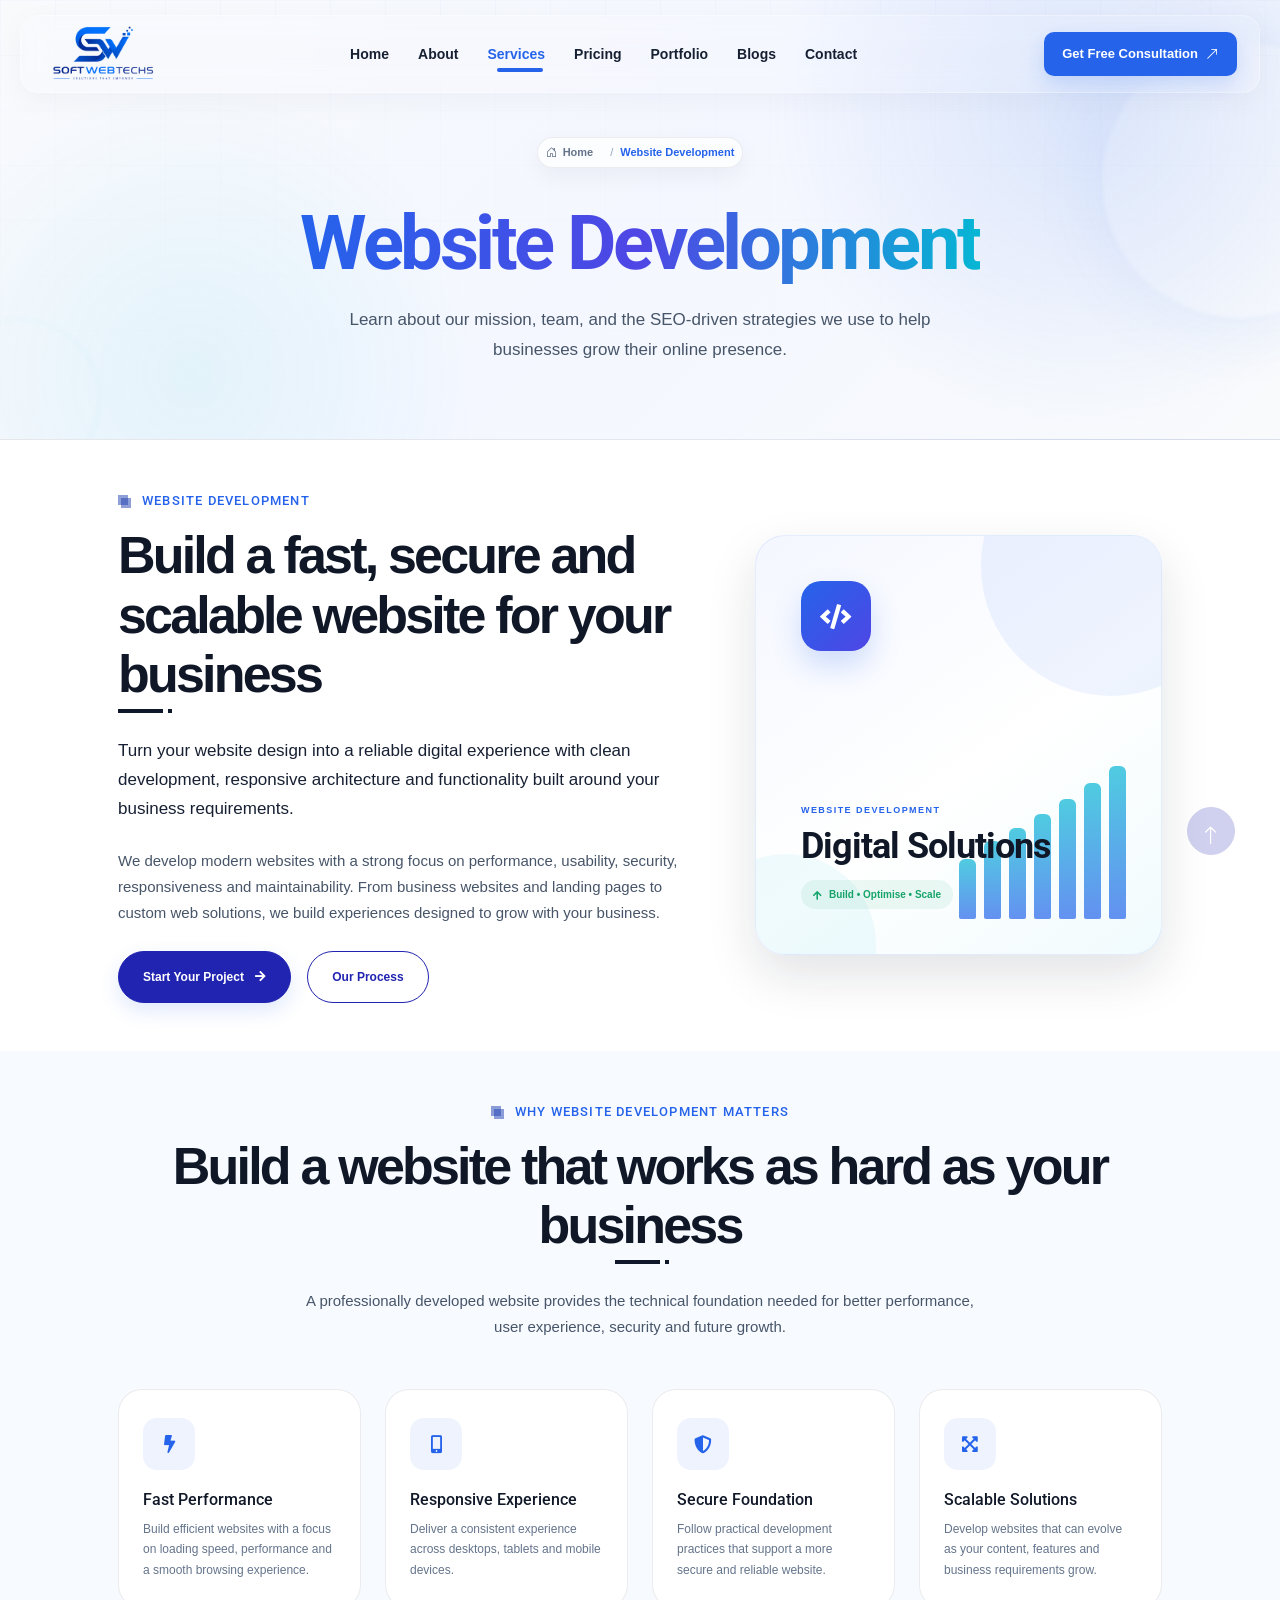
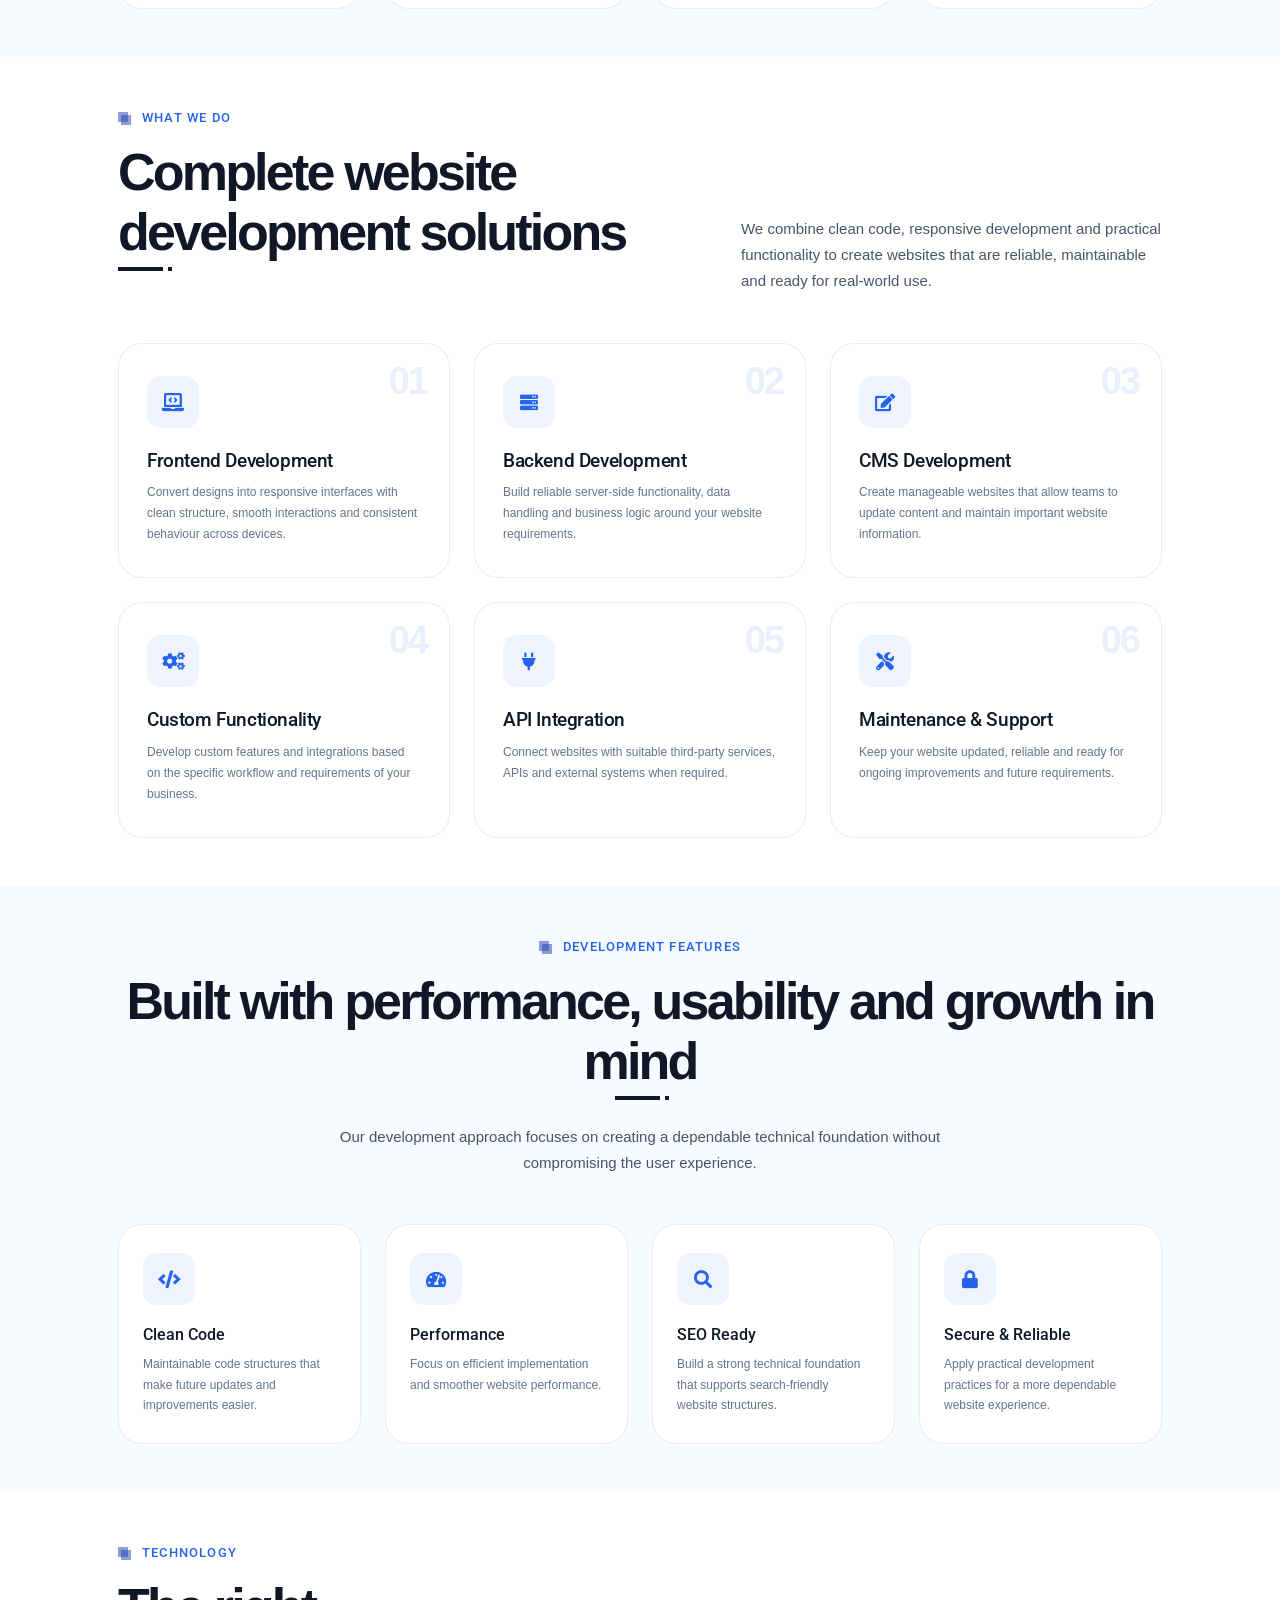
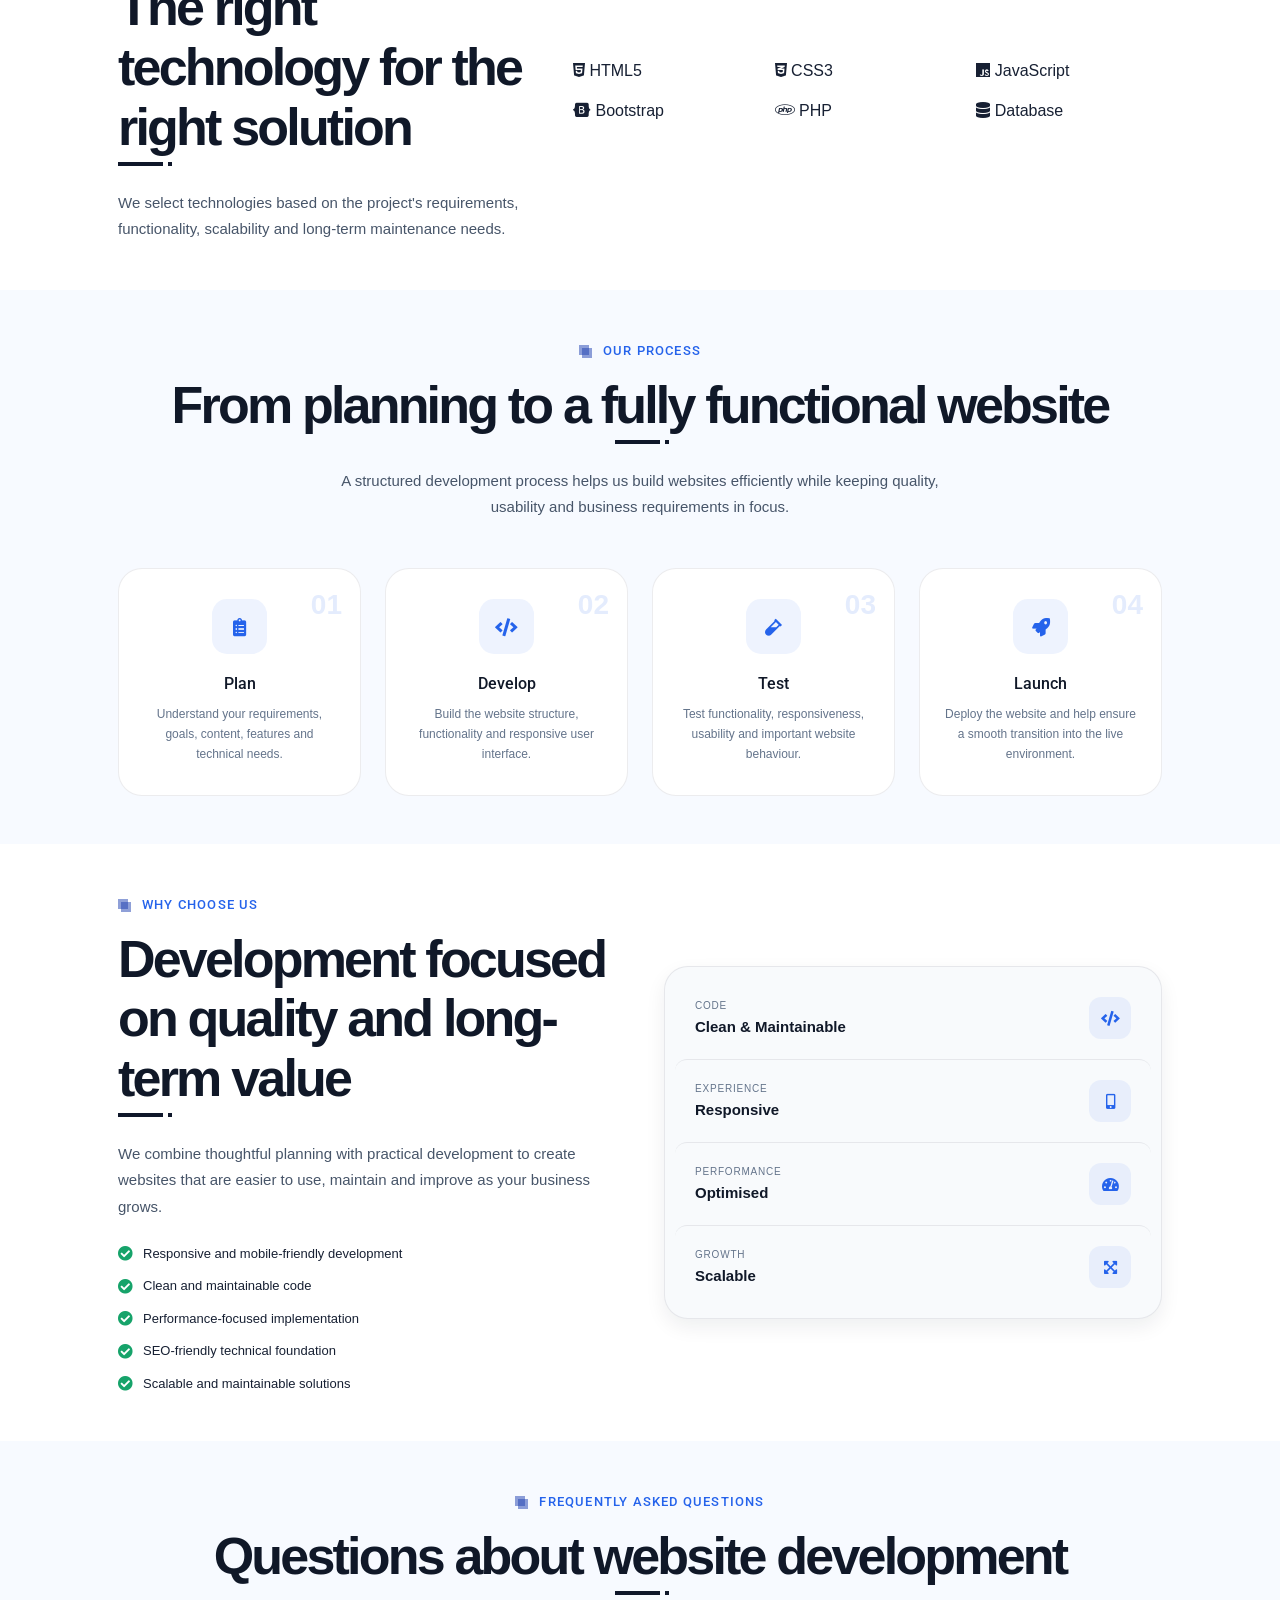
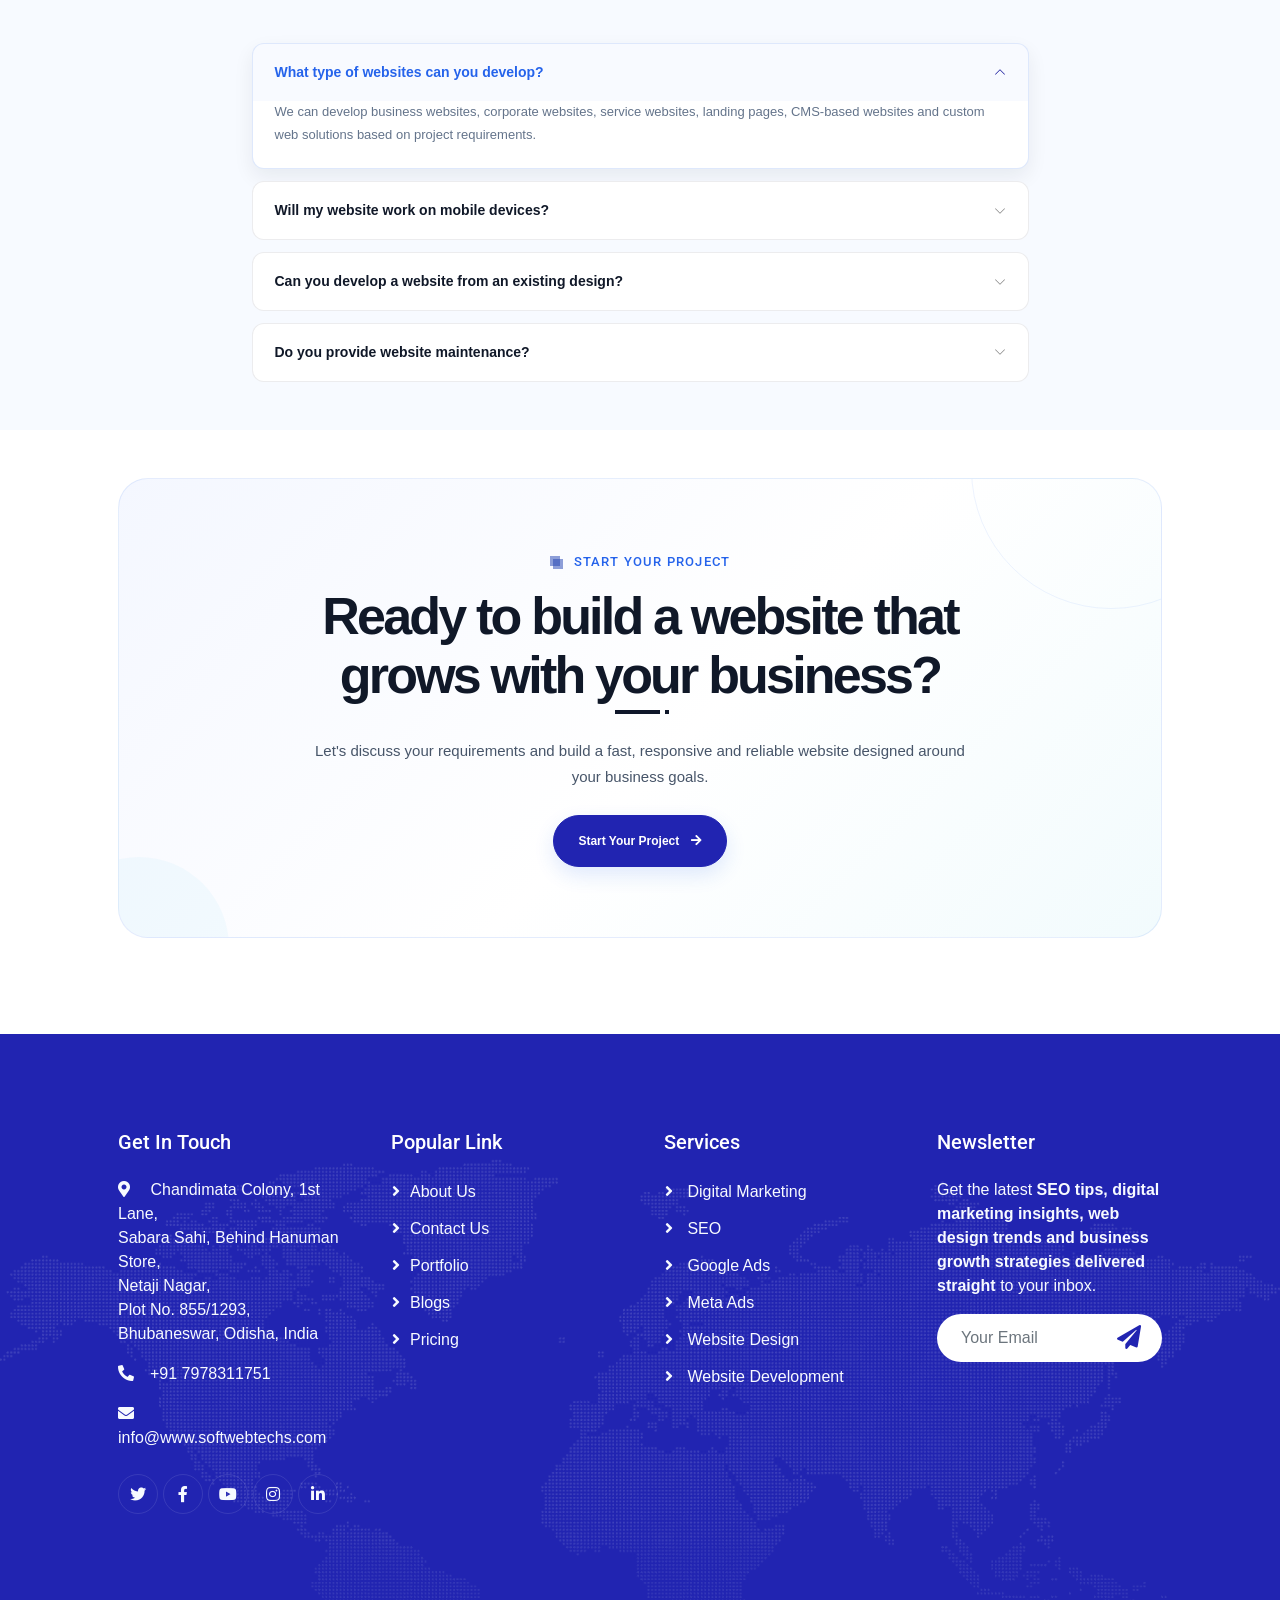
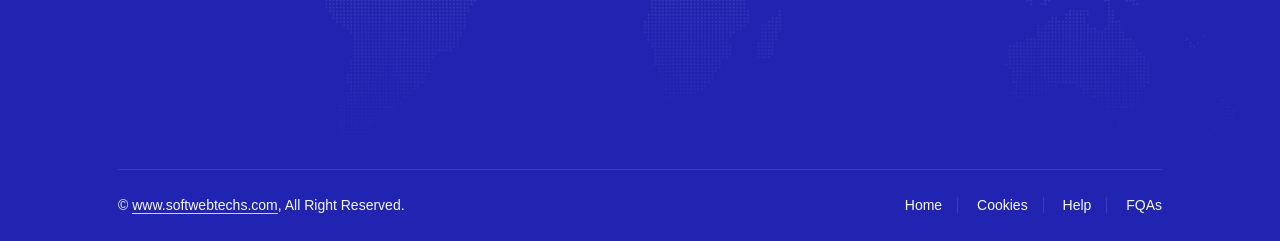
<file: website-development.html>
<!DOCTYPE html>
<html lang="en">

<head>
    <!-- ============================= -->
    <!-- BASIC META -->
    <!-- ============================= -->
    <meta charset="utf-8">

    <title>SoftWebTechs | SEO, Digital Marketing & Web Development Company</title>

    <meta name="viewport" content="width=device-width, initial-scale=1.0">

    <meta name="description"
        content="SoftWebTechs provides SEO, digital marketing, web design and development, social media marketing, local SEO and online growth solutions for businesses.">

    <meta name="keywords"
        content="SEO company, digital marketing company, SEO services, web development company, website design, social media marketing, local SEO, search engine optimization">

    <meta name="author" content="SoftWebTechs">

    <meta name="robots" content="index, follow">

    <meta name="googlebot" content="index, follow">

    <!-- Canonical URL -->
    <link rel="canonical" href="https://www.softwebtechs.com/">

    <!-- ============================= -->
    <!-- FAVICON -->
    <!-- ============================= -->
    <link rel="icon" type="image/png" sizes="32x32" href="img/favicon.png">
    <link rel="icon" type="image/png" sizes="16x16" href="img/favicon.png">

    <link rel="apple-touch-icon" sizes="180x180" href="img/favicon.png">

    <link rel="manifest" href="site.www.softwebtechs.com">

    <!-- ============================= -->
    <!-- THEME / MOBILE -->
    <!-- ============================= -->
    <meta name="theme-color" content="#0d6efd">
    <meta name="msapplication-TileColor" content="#0d6efd">

    <!-- ============================= -->
    <!-- GOOGLE / SEARCH -->
    <!-- ============================= -->
    <meta name="google" content="notranslate">

    <!-- ============================= -->
    <!-- OPEN GRAPH / FACEBOOK -->
    <!-- ============================= -->
    <meta property="og:type" content="website">

    <meta property="og:title"
        content="SoftWebTechs | SEO, Digital Marketing & Web Development">

    <meta property="og:description"
        content="Grow your business with professional SEO, digital marketing, web design and development solutions from SoftWebTechs.">

    <meta property="og:url"
        content="https://www.softwebtechs.com/">

    <meta property="og:site_name"
        content="SoftWebTechs">

    <meta property="og:image"
        content="https://www.softwebtechs.com/img/og-image.jpg">

    <meta property="og:image:width" content="1200">
    <meta property="og:image:height" content="630">

    <meta property="og:image:alt"
        content="SoftWebTechs - SEO and Digital Marketing Company">

    <!-- ============================= -->
    <!-- TWITTER / X -->
    <!-- ============================= -->
    <meta name="twitter:card" content="summary_large_image">

    <meta name="twitter:title"
        content="SoftWebTechs | SEO & Digital Marketing Company">

    <meta name="twitter:description"
        content="Professional SEO, digital marketing, web design and development solutions for business growth.">

    <meta name="twitter:image"
        content="https://www.softwebtechs.com/img/og-image.jpg">

    <!-- ============================= -->
    <!-- GOOGLE WEB FONTS -->
    <!-- ============================= -->
    <link rel="preconnect" href="https://fonts.googleapis.com">
    <link rel="preconnect" href="https://fonts.gstatic.com" crossorigin>

    <link href="https://fonts.googleapis.com/css2?family=Heebo:wght@400;500;600;700&family=Roboto:wght@400;500;700;900&display=swap"
        rel="stylesheet">

    <!-- ============================= -->
    <!-- ICONS -->
    <!-- ============================= -->
    <link
        href="https://cdnjs.cloudflare.com/ajax/libs/font-awesome/5.10.0/css/all.min.css"
        rel="stylesheet">

    <link
        href="https://cdn.jsdelivr.net/npm/bootstrap-icons@1.4.1/font/bootstrap-icons.css"
        rel="stylesheet">

    <!-- ============================= -->
    <!-- ANIMATION -->
    <!-- ============================= -->
    <link href="lib/animate/animate.min.css" rel="stylesheet">

    <!-- ============================= -->
    <!-- BOOTSTRAP -->
    <!-- ============================= -->
    <link href="css/bootstrap.min.css" rel="stylesheet">

    <!-- ============================= -->
    <!-- CUSTOM CSS -->
    <!-- ============================= -->
    <link href="css/style.css" rel="stylesheet">

</head>

<body>
    <div class="container-fluid bg-white p-0">
        <!-- Spinner Start -->
        <div id="spinner" class="show bg-white position-fixed translate-middle w-100 vh-100 top-50 start-50 d-flex align-items-center justify-content-center">
            

            <!-- LOGO -->
                    <a
                        href="index.html"
                        class="brand-logo"
                        aria-label="Agency Home"
                    >
<img class="img-fluid site-logo" src="img/logo.png" alt="Logo">                         

                    </a>
        </div>
        <!-- Spinner End -->

 <header>

        <div class="navbar-wrapper">

            <nav
                class="navbar-custom"
                id="mainNavbar"
                aria-label="Main navigation"
            >

                <div class="navbar-inner">

                    <!-- LOGO -->
                    <a
                        href="index.html"
                        class="brand-logo"
                        aria-label="Agency Home"
                    >
<img class="img-fluid site-logo" src="img/logo.png" alt="Logo">                         

                    </a>


                    <!-- DESKTOP NAVIGATION -->
                   <div class="desktop-navigation">

    <a href="index.html" class="nav-link-custom">
        Home
    </a>

    <a href="about.html" class="nav-link-custom">
        About
    </a>

    <!-- SERVICES -->
    <div class="dropdown">

        <a
            href="#services"
            class="nav-link-custom services-link dropdown-toggle"
            id="servicesDropdown"
            role="button"
            data-bs-toggle="dropdown"
            aria-expanded="false"
        >
            Services
        </a>

        <ul class="dropdown-menu custom-dropdown" aria-labelledby="servicesDropdown">

            <li>
                <a class="dropdown-item" href="digital-marketing.html">
                    Digital Marketing
                </a>
            </li>

            <li>
                <a class="dropdown-item" href="seo.html">
                    SEO
                </a>
            </li>

            <li>
                <a class="dropdown-item" href="google-ads.html">
                    Google Ads
                </a>
            </li>

            <li>
                <a class="dropdown-item" href="meta-ads.html">
                    Meta Ads
                </a>
            </li>

            <li>
                <a class="dropdown-item" href="website-design.html">
                    Website Design
                </a>
            </li>

            <li>
                <a class="dropdown-item" href="website-development.html">
                    Website Development
                </a>
            </li>

        </ul>

    </div>

    <a href="pricing.html" class="nav-link-custom">
        Pricing
    </a>

    <a href="portfolio.html" class="nav-link-custom">
        Portfolio
    </a>

    <a href="blogs.html" class="nav-link-custom">
        Blogs
    </a>

    <a href="contact.html" class="nav-link-custom">
        Contact
    </a>

</div>


                    <!-- DESKTOP CTA -->
                    <div class="desktop-cta">

                        <a
                            href="#contact"
                            class="btn-consultation"
                        >
                            Get Free Consultation

                            <i class="bi bi-arrow-up-right"></i>
                        </a>

                    </div>


                    <!-- MOBILE BUTTON -->
                    <button
                        type="button"
                        class="mobile-menu-toggle"
                        id="mobileMenuToggle"
                        aria-label="Open navigation"
                        aria-expanded="false"
                        aria-controls="mobileMenu"
                    >

                        <span class="hamburger-line"></span>
                        <span class="hamburger-line"></span>
                        <span class="hamburger-line"></span>

                    </button>

                </div>

            </nav>

        </div>


        <!-- MOBILE OVERLAY -->
        <div
            class="mobile-menu-overlay"
            id="mobileMenuOverlay"
        ></div>


        <!-- MOBILE MENU -->
        <aside
            class="mobile-menu"
            id="mobileMenu"
            aria-hidden="true"
        >

            <!-- HEADER -->
            <div class="mobile-menu-header">

                <a
                    href="index.html"
                    class="brand-logo mobile-logo"
                >

                    <span class="logo-icon">
                        <i class="bi bi-bar-chart-fill"></i>
                    </span>

                    <span class="logo-text">
                        Growth<span>Lab</span>
                    </span>

                </a>


                <button
                    type="button"
                    class="mobile-menu-close"
                    id="mobileMenuClose"
                    aria-label="Close navigation"
                >
                    <i class="bi bi-x-lg"></i>
                </button>

            </div>


            <!-- MOBILE NAVIGATION -->
            <div class="mobile-navigation">

                <a
                    href="index.html"
                    class="mobile-nav-link"
                >
                    Home
                </a>

                <a
                    href="about.html"
                    class="mobile-nav-link"
                >
                    About
                </a>


                <!-- MOBILE SERVICES -->
                <div>

                    <button
                        type="button"
                        class="mobile-services-toggle"
                        id="mobileServicesToggle"
                        aria-expanded="false"
                    >

                        <span>Services</span>

                        <i class="bi bi-chevron-down"></i>

                    </button>

<div 
    class="mobile-services-list" 
    id="mobileServicesList"
>

    <a 
        href="digital-marketing.html" 
        class="mobile-service-link"
    >
        Digital Marketing
    </a>

    <a 
        href="seo.html" 
        class="mobile-service-link"
    >
        SEO
    </a>

    <a 
        href="google-ads.html" 
        class="mobile-service-link"
    >
        Google Ads
    </a>

    <a 
        href="meta-ads.html" 
        class="mobile-service-link"
    >
        Meta Ads
    </a>

    <a 
        href="website-design.html" 
        class="mobile-service-link"
    >
        Website Design
    </a>

    <a 
        href="website-development.html" 
        class="mobile-service-link"
    >
        Website Development
    </a>

</div>

                </div>


                <a
                    href="pricing.html"
                    class="mobile-nav-link"
                >
                Pricing
                </a>

                <a
                    href="portfolio.html"
                    class="mobile-nav-link"
                >
                    Portfolio
                </a>

                <a
                    href="blogs.html"
                    class="mobile-nav-link"
                >
                    Blogs
                </a>

                <a
                    href="contact.html"
                    class="mobile-nav-link"
                >
                    Contact
                </a>

            </div>


            <!-- MOBILE CTA -->
            <div class="mobile-cta">

                <a
                    href="#contact"
                    class="btn-consultation"
                >
                    Get Free Consultation

                    <i class="bi bi-arrow-up-right"></i>
                </a>

            </div>

        </aside>

    </header>
<main>  
<section class="page-header">

    <!-- Decorative Background -->
    <div class="page-header-glow page-header-glow-1"></div>
    <div class="page-header-glow page-header-glow-2"></div>

    <div class="page-header-grid"></div>

    <div class="container">

        <div class="page-header-content">

            <!-- Breadcrumb -->
            <nav aria-label="breadcrumb"
                 class="page-breadcrumb">

                <ol class="breadcrumb mb-0">

                    <li class="breadcrumb-item">
                        <a href="index.html">
                            <i class="bi bi-house-door"></i>
                            Home
                        </a>
                    </li>


                    <li class="breadcrumb-item active"
                        aria-current="page">

               Website Development

                    </li>

                </ol>

            </nav>


            <!-- Eyebrow -->

            <!-- <div class="page-header-eyebrow">

                <span></span>

                SEO & DIGITAL GROWTH

                <span></span>

            </div> -->


            <!-- Title -->

            <h1 class="page-header-title">


                <span>Website Development</span>

            </h1>


            <!-- Description -->

            <p class="page-header-description">

                Learn about our mission, team, and the SEO-driven strategies
                we use to help businesses grow their online presence.

            </p>


   

        </div>

    </div>

</section>
<section class="service-detail-body">

    <!-- =====================================================
         WEBSITE DEVELOPMENT INTRO
    ====================================================== -->

    <section class="container-fluid py-5">

        <div class="container px-lg-5">

            <div class="row align-items-center g-5">

                <div class="col-lg-7">

                    <div class="section-title position-relative mb-4 pb-2">

                        <h6 class="position-relative text-primary ps-4">
                            Website Development
                        </h6>

                        <h2 class="mt-2">
                            Build a fast, secure and scalable website for your business
                        </h2>

                    </div>

                    <p class="lead mb-4">

                        Turn your website design into a reliable digital
                        experience with clean development, responsive
                        architecture and functionality built around your
                        business requirements.

                    </p>

                    <p class="mb-4">

                        We develop modern websites with a strong focus on
                        performance, usability, security, responsiveness
                        and maintainability. From business websites and
                        landing pages to custom web solutions, we build
                        experiences designed to grow with your business.

                    </p>

                    <div class="d-flex flex-wrap gap-3">

                        <a
                            href="contact.html"
                            class="btn btn-primary px-4 py-3"
                        >
                            Start Your Project
                            <i class="fa fa-arrow-right ms-2"></i>
                        </a>

                        <a
                            href="#website-development-process"
                            class="btn btn-outline-primary px-4 py-3"
                        >
                            Our Process
                        </a>

                    </div>

                </div>


                <div class="col-lg-5">

                    <div class="service-detail-visual">

                        <div class="service-visual-icon">
                            <i class="fa fa-code"></i>
                        </div>

                        <div class="service-visual-content">

                            <span>
                                WEBSITE DEVELOPMENT
                            </span>

                            <h3>
                                Digital Solutions
                            </h3>

                            <div class="service-growth">

                                <i class="fa fa-arrow-up"></i>

                                Build • Optimise • Scale

                            </div>

                        </div>

                        <div class="service-visual-bars">

                            <span style="height:38%;"></span>
                            <span style="height:49%;"></span>
                            <span style="height:57%;"></span>
                            <span style="height:66%;"></span>
                            <span style="height:75%;"></span>
                            <span style="height:85%;"></span>
                            <span style="height:96%;"></span>

                        </div>

                    </div>

                </div>

            </div>

        </div>

    </section>


    <!-- =====================================================
         WHY WEBSITE DEVELOPMENT
    ====================================================== -->

    <section class="container-fluid py-5 bg-light">

        <div class="container px-lg-5">

            <div class="text-center mb-5">

                <div class="section-title position-relative mb-4 pb-2 text-center">

                    <h6 class="position-relative text-primary ps-4">
                        Why Website Development Matters
                    </h6>

                    <h2 class="mt-2 text-center">
                        Build a website that works as hard as your business
                    </h2>

                </div>

                <p class="mx-auto mb-0"
                   style="max-width: 680px;">

                    A professionally developed website provides the
                    technical foundation needed for better performance,
                    user experience, security and future growth.

                </p>

            </div>


            <div class="row g-4">


                <div class="col-md-6 col-lg-3">

                    <div class="service-benefit-card">

                        <div class="service-benefit-icon">
                            <i class="fa fa-bolt"></i>
                        </div>

                        <h5>
                            Fast Performance
                        </h5>

                        <p>
                            Build efficient websites with a focus on
                            loading speed, performance and a smooth
                            browsing experience.
                        </p>

                    </div>

                </div>


                <div class="col-md-6 col-lg-3">

                    <div class="service-benefit-card">

                        <div class="service-benefit-icon">
                            <i class="fa fa-mobile-alt"></i>
                        </div>

                        <h5>
                            Responsive Experience
                        </h5>

                        <p>
                            Deliver a consistent experience across
                            desktops, tablets and mobile devices.
                        </p>

                    </div>

                </div>


                <div class="col-md-6 col-lg-3">

                    <div class="service-benefit-card">

                        <div class="service-benefit-icon">
                            <i class="fa fa-shield-alt"></i>
                        </div>

                        <h5>
                            Secure Foundation
                        </h5>

                        <p>
                            Follow practical development practices that
                            support a more secure and reliable website.
                        </p>

                    </div>

                </div>


                <div class="col-md-6 col-lg-3">

                    <div class="service-benefit-card">

                        <div class="service-benefit-icon">
                            <i class="fa fa-expand-arrows-alt"></i>
                        </div>

                        <h5>
                            Scalable Solutions
                        </h5>

                        <p>
                            Develop websites that can evolve as your
                            content, features and business requirements
                            grow.
                        </p>

                    </div>

                </div>

            </div>

        </div>

    </section>


    <!-- =====================================================
         WHAT WE DO
    ====================================================== -->

    <section class="container-fluid py-5">

        <div class="container px-lg-5">

            <div class="row align-items-end g-4 mb-5">

                <div class="col-lg-7">

                    <div class="section-title position-relative mb-4 pb-2">

                        <h6 class="position-relative text-primary ps-4">
                            What We Do
                        </h6>

                        <h2 class="mt-2">
                            Complete website development solutions
                        </h2>

                    </div>

                </div>

                <div class="col-lg-5">

                    <p class="mb-0">

                        We combine clean code, responsive development
                        and practical functionality to create websites
                        that are reliable, maintainable and ready for
                        real-world use.

                    </p>

                </div>

            </div>


            <div class="row g-4">


                <!-- Frontend -->

                <div class="col-lg-4 col-md-6">

                    <div class="service-work-card">

                        <span class="service-work-number">
                            01
                        </span>

                        <div class="service-work-icon">
                            <i class="fa fa-laptop-code"></i>
                        </div>

                        <h4>
                            Frontend Development
                        </h4>

                        <p>
                            Convert designs into responsive interfaces
                            with clean structure, smooth interactions
                            and consistent behaviour across devices.
                        </p>

                    </div>

                </div>


                <!-- Backend -->

                <div class="col-lg-4 col-md-6">

                    <div class="service-work-card">

                        <span class="service-work-number">
                            02
                        </span>

                        <div class="service-work-icon">
                            <i class="fa fa-server"></i>
                        </div>

                        <h4>
                            Backend Development
                        </h4>

                        <p>
                            Build reliable server-side functionality,
                            data handling and business logic around
                            your website requirements.
                        </p>

                    </div>

                </div>


                <!-- CMS -->

                <div class="col-lg-4 col-md-6">

                    <div class="service-work-card">

                        <span class="service-work-number">
                            03
                        </span>

                        <div class="service-work-icon">
                            <i class="fa fa-edit"></i>
                        </div>

                        <h4>
                            CMS Development
                        </h4>

                        <p>
                            Create manageable websites that allow teams
                            to update content and maintain important
                            website information.
                        </p>

                    </div>

                </div>


                <!-- Custom Features -->

                <div class="col-lg-4 col-md-6">

                    <div class="service-work-card">

                        <span class="service-work-number">
                            04
                        </span>

                        <div class="service-work-icon">
                            <i class="fa fa-cogs"></i>
                        </div>

                        <h4>
                            Custom Functionality
                        </h4>

                        <p>
                            Develop custom features and integrations
                            based on the specific workflow and
                            requirements of your business.
                        </p>

                    </div>

                </div>


                <!-- API -->

                <div class="col-lg-4 col-md-6">

                    <div class="service-work-card">

                        <span class="service-work-number">
                            05
                        </span>

                        <div class="service-work-icon">
                            <i class="fa fa-plug"></i>
                        </div>

                        <h4>
                            API Integration
                        </h4>

                        <p>
                            Connect websites with suitable third-party
                            services, APIs and external systems when
                            required.
                        </p>

                    </div>

                </div>


                <!-- Maintenance -->

                <div class="col-lg-4 col-md-6">

                    <div class="service-work-card">

                        <span class="service-work-number">
                            06
                        </span>

                        <div class="service-work-icon">
                            <i class="fa fa-tools"></i>
                        </div>

                        <h4>
                            Maintenance & Support
                        </h4>

                        <p>
                            Keep your website updated, reliable and
                            ready for ongoing improvements and future
                            requirements.
                        </p>

                    </div>

                </div>

            </div>

        </div>

    </section>


    <!-- =====================================================
         DEVELOPMENT FEATURES
    ====================================================== -->

    <section class="container-fluid py-5 bg-light">

        <div class="container px-lg-5">

            <div class="text-center mb-5">

                <div class="section-title position-relative mb-4 pb-2 text-center">

                    <h6 class="position-relative text-primary ps-4">
                        Development Features
                    </h6>

                    <h2 class="mt-2 text-center">
                        Built with performance, usability and growth in mind
                    </h2>

                </div>

                <p class="mx-auto mb-0"
                   style="max-width: 680px;">

                    Our development approach focuses on creating a
                    dependable technical foundation without compromising
                    the user experience.

                </p>

            </div>


            <div class="row g-4">


                <div class="col-md-6 col-lg-3">

                    <div class="service-benefit-card">

                        <div class="service-benefit-icon">
                            <i class="fa fa-code"></i>
                        </div>

                        <h5>
                            Clean Code
                        </h5>

                        <p>
                            Maintainable code structures that make
                            future updates and improvements easier.
                        </p>

                    </div>

                </div>


                <div class="col-md-6 col-lg-3">

                    <div class="service-benefit-card">

                        <div class="service-benefit-icon">
                            <i class="fa fa-tachometer-alt"></i>
                        </div>

                        <h5>
                            Performance
                        </h5>

                        <p>
                            Focus on efficient implementation and
                            smoother website performance.
                        </p>

                    </div>

                </div>


                <div class="col-md-6 col-lg-3">

                    <div class="service-benefit-card">

                        <div class="service-benefit-icon">
                            <i class="fa fa-search"></i>
                        </div>

                        <h5>
                            SEO Ready
                        </h5>

                        <p>
                            Build a strong technical foundation that
                            supports search-friendly website structures.
                        </p>

                    </div>

                </div>


                <div class="col-md-6 col-lg-3">

                    <div class="service-benefit-card">

                        <div class="service-benefit-icon">
                            <i class="fa fa-lock"></i>
                        </div>

                        <h5>
                            Secure & Reliable
                        </h5>

                        <p>
                            Apply practical development practices for
                            a more dependable website experience.
                        </p>

                    </div>

                </div>

            </div>

        </div>

    </section>


    <!-- =====================================================
         TECHNOLOGY / DEVELOPMENT STACK
    ====================================================== -->

    <section class="container-fluid py-5">

        <div class="container px-lg-5">

            <div class="row align-items-center g-5">

                <div class="col-lg-5">

                    <div class="section-title position-relative mb-4 pb-2">

                        <h6 class="position-relative text-primary ps-4">
                            Technology
                        </h6>

                        <h2 class="mt-2">
                            The right technology for the right solution
                        </h2>

                    </div>

                    <p class="mb-0">

                        We select technologies based on the project's
                        requirements, functionality, scalability and
                        long-term maintenance needs.

                    </p>

                </div>


                <div class="col-lg-7">

                    <div class="row g-3">


                        <div class="col-6 col-md-4">

                            <div class="service-tech-card">

                                <i class="fab fa-html5"></i>

                                <span>
                                    HTML5
                                </span>

                            </div>

                        </div>


                        <div class="col-6 col-md-4">

                            <div class="service-tech-card">

                                <i class="fab fa-css3-alt"></i>

                                <span>
                                    CSS3
                                </span>

                            </div>

                        </div>


                        <div class="col-6 col-md-4">

                            <div class="service-tech-card">

                                <i class="fab fa-js"></i>

                                <span>
                                    JavaScript
                                </span>

                            </div>

                        </div>


                        <div class="col-6 col-md-4">

                            <div class="service-tech-card">

                                <i class="fab fa-bootstrap"></i>

                                <span>
                                    Bootstrap
                                </span>

                            </div>

                        </div>


                        <div class="col-6 col-md-4">

                            <div class="service-tech-card">

                                <i class="fab fa-php"></i>

                                <span>
                                    PHP
                                </span>

                            </div>

                        </div>


                        <div class="col-6 col-md-4">

                            <div class="service-tech-card">

                                <i class="fa fa-database"></i>

                                <span>
                                    Database
                                </span>

                            </div>

                        </div>

                    </div>

                </div>

            </div>

        </div>

    </section>


    <!-- =====================================================
         PROCESS
    ====================================================== -->

    <section
        id="website-development-process"
        class="container-fluid py-5 bg-light"
    >

        <div class="container px-lg-5">

            <div class="text-center mb-5">

                <div class="section-title position-relative mb-4 pb-2 text-center">

                    <h6 class="position-relative text-primary ps-4">
                        Our Process
                    </h6>

                    <h2 class="mt-2 text-center">
                        From planning to a fully functional website
                    </h2>

                </div>

                <p class="mx-auto mb-0"
                   style="max-width: 650px;">

                    A structured development process helps us build
                    websites efficiently while keeping quality,
                    usability and business requirements in focus.

                </p>

            </div>


            <div class="row g-4">


                <div class="col-lg-3 col-md-6">

                    <div class="service-process-card">

                        <span>01</span>

                        <i class="fa fa-clipboard-list"></i>

                        <h5>
                            Plan
                        </h5>

                        <p>
                            Understand your requirements, goals,
                            content, features and technical needs.
                        </p>

                    </div>

                </div>


                <div class="col-lg-3 col-md-6">

                    <div class="service-process-card">

                        <span>02</span>

                        <i class="fa fa-code"></i>

                        <h5>
                            Develop
                        </h5>

                        <p>
                            Build the website structure, functionality
                            and responsive user interface.
                        </p>

                    </div>

                </div>


                <div class="col-lg-3 col-md-6">

                    <div class="service-process-card">

                        <span>03</span>

                        <i class="fa fa-vial"></i>

                        <h5>
                            Test
                        </h5>

                        <p>
                            Test functionality, responsiveness,
                            usability and important website behaviour.
                        </p>

                    </div>

                </div>


                <div class="col-lg-3 col-md-6">

                    <div class="service-process-card">

                        <span>04</span>

                        <i class="fa fa-rocket"></i>

                        <h5>
                            Launch
                        </h5>

                        <p>
                            Deploy the website and help ensure a smooth
                            transition into the live environment.
                        </p>

                    </div>

                </div>

            </div>

        </div>

    </section>


    <!-- =====================================================
         WHY CHOOSE US
    ====================================================== -->

    <section class="container-fluid py-5">

        <div class="container px-lg-5">

            <div class="row align-items-center g-5">

                <div class="col-lg-6">

                    <div class="section-title position-relative mb-4 pb-2">

                        <h6 class="position-relative text-primary ps-4">
                            Why Choose Us
                        </h6>

                        <h2 class="mt-2">
                            Development focused on quality and long-term value
                        </h2>

                    </div>

                    <p class="mb-4">

                        We combine thoughtful planning with practical
                        development to create websites that are easier
                        to use, maintain and improve as your business
                        grows.

                    </p>

                    <div class="service-check-list">

                        <div>
                            <i class="fa fa-check-circle"></i>
                            Responsive and mobile-friendly development
                        </div>

                        <div>
                            <i class="fa fa-check-circle"></i>
                            Clean and maintainable code
                        </div>

                        <div>
                            <i class="fa fa-check-circle"></i>
                            Performance-focused implementation
                        </div>

                        <div>
                            <i class="fa fa-check-circle"></i>
                            SEO-friendly technical foundation
                        </div>

                        <div>
                            <i class="fa fa-check-circle"></i>
                            Scalable and maintainable solutions
                        </div>

                    </div>

                </div>


                <div class="col-lg-6">

                    <div class="service-stat-box">

                        <div class="service-stat-row">

                            <div>

                                <span>
                                    Code
                                </span>

                                <strong>
                                    Clean & Maintainable
                                </strong>

                            </div>

                            <i class="fa fa-code"></i>

                        </div>


                        <div class="service-stat-row">

                            <div>

                                <span>
                                    Experience
                                </span>

                                <strong>
                                    Responsive
                                </strong>

                            </div>

                            <i class="fa fa-mobile-alt"></i>

                        </div>


                        <div class="service-stat-row">

                            <div>

                                <span>
                                    Performance
                                </span>

                                <strong>
                                    Optimised
                                </strong>

                            </div>

                            <i class="fa fa-tachometer-alt"></i>

                        </div>


                        <div class="service-stat-row">

                            <div>

                                <span>
                                    Growth
                                </span>

                                <strong>
                                    Scalable
                                </strong>

                            </div>

                            <i class="fa fa-expand-arrows-alt"></i>

                        </div>

                    </div>

                </div>

            </div>

        </div>

    </section>


    <!-- =====================================================
         FAQ
    ====================================================== -->

    <section class="container-fluid py-5 bg-light">

        <div class="container px-lg-5">

            <div class="text-center mb-5">

                <div class="section-title position-relative mb-4 pb-2 text-center">

                    <h6 class="position-relative text-primary ps-4">
                        Frequently Asked Questions
                    </h6>

                    <h2 class="mt-2 text-center">
                        Questions about website development
                    </h2>

                </div>

            </div>


            <div class="row justify-content-center">

                <div class="col-lg-9">

                    <div
                        class="accordion service-faq"
                        id="websiteDevelopmentFaq"
                    >


                        <div class="accordion-item">

                            <h2 class="accordion-header">

                                <button
                                    class="accordion-button"
                                    type="button"
                                    data-bs-toggle="collapse"
                                    data-bs-target="#developmentFaqOne"
                                >
                                    What type of websites can you develop?
                                </button>

                            </h2>

                            <div
                                id="developmentFaqOne"
                                class="accordion-collapse collapse show"
                                data-bs-parent="#websiteDevelopmentFaq"
                            >

                                <div class="accordion-body">

                                    We can develop business websites,
                                    corporate websites, service websites,
                                    landing pages, CMS-based websites
                                    and custom web solutions based on
                                    project requirements.

                                </div>

                            </div>

                        </div>


                        <div class="accordion-item">

                            <h2 class="accordion-header">

                                <button
                                    class="accordion-button collapsed"
                                    type="button"
                                    data-bs-toggle="collapse"
                                    data-bs-target="#developmentFaqTwo"
                                >
                                    Will my website work on mobile devices?
                                </button>

                            </h2>

                            <div
                                id="developmentFaqTwo"
                                class="accordion-collapse collapse"
                                data-bs-parent="#websiteDevelopmentFaq"
                            >

                                <div class="accordion-body">

                                    Yes. Responsive development ensures
                                    that the website adapts to different
                                    screen sizes including mobile,
                                    tablet and desktop devices.

                                </div>

                            </div>

                        </div>


                        <div class="accordion-item">

                            <h2 class="accordion-header">

                                <button
                                    class="accordion-button collapsed"
                                    type="button"
                                    data-bs-toggle="collapse"
                                    data-bs-target="#developmentFaqThree"
                                >
                                    Can you develop a website from an existing design?
                                </button>

                            </h2>

                            <div
                                id="developmentFaqThree"
                                class="accordion-collapse collapse"
                                data-bs-parent="#websiteDevelopmentFaq"
                            >

                                <div class="accordion-body">

                                    Yes. We can convert an approved
                                    website design into a responsive
                                    and functional website.

                                </div>

                            </div>

                        </div>


                        <div class="accordion-item">

                            <h2 class="accordion-header">

                                <button
                                    class="accordion-button collapsed"
                                    type="button"
                                    data-bs-toggle="collapse"
                                    data-bs-target="#developmentFaqFour"
                                >
                                    Do you provide website maintenance?
                                </button>

                            </h2>

                            <div
                                id="developmentFaqFour"
                                class="accordion-collapse collapse"
                                data-bs-parent="#websiteDevelopmentFaq"
                            >

                                <div class="accordion-body">

                                    Yes. Ongoing maintenance and support
                                    can be provided for updates, content
                                    changes, improvements and other
                                    website requirements.

                                </div>

                            </div>

                        </div>


                    </div>

                </div>

            </div>

        </div>

    </section>


    <!-- =====================================================
         CTA
    ====================================================== -->

    <section class="container-fluid py-5">

        <div class="container px-lg-5">

            <div class="service-detail-cta text-center">

                <div class="section-title position-relative mb-4 pb-2 text-center">

                    <h6 class="position-relative text-primary ps-4">
                        Start Your Project
                    </h6>

                    <h2 class="mt-2 text-center">
                        Ready to build a website that grows with your business?
                    </h2>

                </div>

                <p class="mx-auto mb-4"
                   style="max-width: 650px;">

                    Let's discuss your requirements and build a fast,
                    responsive and reliable website designed around
                    your business goals.

                </p>

                <a
                    href="contact.html"
                    class="btn btn-primary px-4 py-3"
                >
                    Start Your Project
                    <i class="fa fa-arrow-right ms-2"></i>
                </a>

            </div>

        </div>

    </section>

</section>

 
 </main>
       <!-- Footer Start -->
       <!-- Footer Start -->
        <div class="container-fluid bg-primary text-light footer mt-5 pt-5 wow fadeIn" data-wow-delay="0.1s">
            <div class="container py-5 px-lg-5">
                <div class="row g-5">
                    <div class="col-md-6 col-lg-3">
                        <h5 class="text-white mb-4">Get In Touch</h5>
                  <p>
    <i class="fa fa-map-marker-alt me-3"></i>
    Chandimata Colony, 1st Lane,<br>
    Sabara Sahi, Behind Hanuman Store,<br>
    Netaji Nagar,<br>
    Plot No. 855/1293,<br>
    Bhubaneswar, Odisha, India
</p>
                        <p><i class="fa fa-phone-alt me-3"></i>+91 7978311751</p>
                        <p><i class="fa fa-envelope me-3"></i>info@www.softwebtechs.com</p>
                        <div class="d-flex pt-2">
                            <a class="btn btn-outline-light btn-social" href=""><i class="fab fa-twitter"></i></a>
                            <a class="btn btn-outline-light btn-social" href=""><i class="fab fa-facebook-f"></i></a>
                            <a class="btn btn-outline-light btn-social" href=""><i class="fab fa-youtube"></i></a>
                            <a class="btn btn-outline-light btn-social" href=""><i class="fab fa-instagram"></i></a>
                            <a class="btn btn-outline-light btn-social" href=""><i class="fab fa-linkedin-in"></i></a>
                        </div>
<iframe src="https://www.google.com/maps/embed?pb=!1m18!1m12!1m3!1d3386.490967331761!2d85.85873422469524!3d20.29222171266909!2m3!1f0!2f0!3f0!3m2!1i1024!2i768!4f13.1!3m3!1m2!1s0x3a190a0fb9be3c4b%3A0x80a3d4bb8f350d7e!2sChandimata%20Colony%2C%20Rasulgarh%2C%20Bhubaneswar%2C%20Odisha%20751010!5e1!3m2!1sen!2sin!4v1786867472023!5m2!1sen!2sin" width="100%" height="200" style="border:0;" allowfullscreen="" loading="lazy" referrerpolicy="strict-origin-when-cross-origin"></iframe>
                    </div>
                    <div class="col-md-6 col-lg-3">
                        <h5 class="text-white mb-4">Popular Link</h5>
                        <a class="btn btn-link" href="about.html">About Us</a>
                        <a class="btn btn-link" href="contact.html">Contact Us</a>
                        <a class="btn btn-link" href="portfolio.html">Portfolio</a>
                        <a class="btn btn-link" href="blogs.html">Blogs</a>
                        <a class="btn btn-link" href="pricing.html">Pricing</a>
                    </div>
                    <div class="col-md-6 col-lg-3">
     <h5 class="text-white mb-4">Services</h5>

    <a class="btn btn-link" href="digital-marketing.html">
        Digital Marketing
    </a>

    <a class="btn btn-link" href="seo.html">
        SEO
    </a>

    <a class="btn btn-link" href="google-ads.html">
        Google Ads
    </a>

    <a class="btn btn-link" href="meta-ads.html">
        Meta Ads
    </a>

    <a class="btn btn-link" href="website-design.html">
        Website Design
    </a>

    <a class="btn btn-link" href="website-development.html">
        Website Development
    </a>
                      </div>
                    <div class="col-md-6 col-lg-3">
                        <h5 class="text-white mb-4">Newsletter</h5>
                        <p>Get the latest <b> SEO tips, digital marketing insights, web design trends and business growth strategies delivered straight </b> to your inbox.</p>
                        <div class="position-relative w-100 mt-3">
                            <input class="form-control border-0 rounded-pill w-100 ps-4 pe-5" type="text" placeholder="Your Email" style="height: 48px;">
                            <button type="button" class="btn shadow-none position-absolute top-0 end-0 mt-1 me-2"><i class="fa fa-paper-plane text-primary fs-4"></i></button>
                        </div>
                    </div>
                </div>
            </div>
            <div class="container px-lg-5">
                <div class="copyright">
                    <div class="row">
                        <div class="col-md-6 text-center text-md-start mb-3 mb-md-0">
                            &copy; <a class="border-bottom" href="#">www.softwebtechs.com</a>, All Right Reserved. 
							<!--/*** The author’s attribution link below must remain intact on your website. ***/-->
                            <!--/*** If you wish to remove this credit link, please purchase the Pro Version from https://htmlcodex.com . ***/-->
                            <!-- Designed By <a class="border-bottom" href="https://htmlcodex.com">Xyz</a> -->
                        </div>
                        <div class="col-md-6 text-center text-md-end">
                            <div class="footer-menu">
                                <a href="">Home</a>
                                <a href="">Cookies</a>
                                <a href="">Help</a>
                                <a href="">FQAs</a>
                            </div>
                        </div>
                    </div>
                </div>
            </div>
        </div>
        <!-- Footer End -->


        <!-- Back to Top -->
        <a href="#" class="btn btn-lg btn-primary btn-lg-square back-to-top pt-2"><i class="bi bi-arrow-up"></i></a>
    </div>

    <!-- JavaScript Libraries -->
    <script src="https://code.jquery.com/jquery-3.4.1.min.js"></script>
    <script src="https://cdn.jsdelivr.net/npm/bootstrap@5.0.0/dist/js/bootstrap.bundle.min.js"></script>
    <script src="lib/wow/wow.min.js"></script>
    <script src="lib/easing/easing.min.js"></script>
    <script src="lib/waypoints/waypoints.min.js"></script>

    <!-- Template Javascript -->
    <script src="js/main.js"></script>
</body>

</html>
</file>
<file: css/style.css>
/********** Template CSS **********/
:root {
    --primary: #2124B1;
    --secondary: #4777F5;
    --light: #F7FAFF;
    --dark: #1D1D27;
}


/*** Spinner ***/
#spinner {
    opacity: 0;
    visibility: hidden;
    transition: opacity .5s ease-out, visibility 0s linear .5s;
    z-index: 99999;
}

#spinner.show {
    transition: opacity .5s ease-out, visibility 0s linear 0s;
    visibility: visible;
    opacity: 1;
}

.back-to-top {
    position: fixed;
    display: none;
    right: 45px;
    bottom: 45px;
    z-index: 99;
}


/*** Heading ***/
h1,
h2,
h3,
.fw-bold {
    font-weight: 700 !important;
}

h4,
h5,
h6,
.fw-medium {
    font-weight: 500 !important;
}


/*** Button ***/
.btn {
    font-weight: 500;
    transition: .5s;
}

.btn-square {
    width: 38px;
    height: 38px;
}

.btn-sm-square {
    width: 32px;
    height: 32px;
}

.btn-lg-square {
    width: 48px;
    height: 48px;
}

.btn-square,
.btn-sm-square,
.btn-lg-square {
    padding: 0;
    display: flex;
    align-items: center;
    justify-content: center;
    font-weight: normal;
    border-radius: 50px;
}


/*** Navbar ***/
.navbar-light .navbar-nav .nav-link {
    position: relative;
    margin-left: 25px;
    padding: 35px 0;
    color: var(--light) !important;
    outline: none;
    transition: .5s;
}

.sticky-top.navbar-light .navbar-nav .nav-link {
    padding: 20px 0;
    color: var(--dark) !important;
}

.navbar-light .navbar-nav .nav-link:hover,
.navbar-light .navbar-nav .nav-link.active {
    color: var(--secondary) !important;
}

.navbar-light .navbar-brand h1 {
    color: #FFFFFF;
}

.navbar-light .navbar-brand img {
    max-height: 60px;
    transition: .5s;
}

.sticky-top.navbar-light .navbar-brand img {
    max-height: 45px;
}

@media (max-width: 991.98px) {
    .sticky-top.navbar-light {
        position: relative;
        background: #FFFFFF;
    }

    .navbar-light .navbar-collapse {
        margin-top: 15px;
        border-top: 1px solid #DDDDDD;
    }

    .navbar-light .navbar-nav .nav-link,
    .sticky-top.navbar-light .navbar-nav .nav-link {
        padding: 10px 0;
        margin-left: 0;
        color: var(--dark) !important;
    }

    .navbar-light .navbar-brand h1 {
        color: var(--primary);
    }

    .navbar-light .navbar-brand img {
        max-height: 45px;
    }
}

@media (min-width: 992px) {
    .navbar-light {
        position: absolute;
        width: 100%;
        top: 0;
        left: 0;
        border-bottom: 1px solid rgba(256, 256, 256, .1);
        z-index: 999;
    }
    
    .sticky-top.navbar-light {
        position: fixed;
        background: #FFFFFF;
    }

    .navbar-light .navbar-nav .nav-link::before {
        position: absolute;
        content: "";
        width: 0;
        height: 2px;
        bottom: -1px;
        left: 50%;
        background: var(--secondary);
        transition: .5s;
    }

    .navbar-light .navbar-nav .nav-link:hover::before,
    .navbar-light .navbar-nav .nav-link.active::before {
        width: 100%;
        left: 0;
    }

    .navbar-light .navbar-nav .nav-link.nav-contact::before {
        display: none;
    }

    .sticky-top.navbar-light .navbar-brand h1 {
        color: var(--primary);
    }
}


/*** Hero Header ***/
.hero-header {
    background:
        url(../img/bg-dot.png),
        url(../img/bg-dot.png),
        url(../img/bg-round.png),
        url(../img/bg-tree.png),
        url(../img/bg-bottom-hero.png);
    background-position:
        10px 10px,
        bottom 190px right 10px,
        left 55% top -1px,
        left 45% bottom -1px,
        center bottom -1px;
    background-repeat: no-repeat;
    background-size:
        auto,
        auto,
        auto,
        auto,
        100% auto;
}


/*** Section Title ***/
.section-title::before {
    position: absolute;
    content: "";
    width: 45px;
    height: 4px;
    bottom: 0;
    left: 0;
    background: var(--dark);
}

.section-title::after {
    position: absolute;
    content: "";
    width: 4px;
    height: 4px;
    bottom: 0;
    left: 50px;
    background: var(--dark);
}

.section-title.text-center::before {
    left: 50%;
    margin-left: -25px;
}

.section-title.text-center::after {
    left: 50%;
    margin-left: 25px;
}

.section-title h6::before,
.section-title h6::after {
    position: absolute;
    content: "";
    width: 10px;
    height: 10px;
    top: 2px;
    left: 0;
    background: rgba(33, 66, 177, .5);
}

.section-title h6::after {
    top: 5px;
    left: 3px;
}


/*** Service ***/
.service-item {
    position: relative;
    height: 350px;
    padding: 30px 25px;
    background: #FFFFFF;
    box-shadow: 0 0 45px rgba(0, 0, 0, .08);
    transition: .5s;
}

.service-item:hover {
    background: var(--primary);
}

.service-item .service-icon {
    margin: 0 auto 20px auto;
    width: 90px;
    height: 90px;
    display: flex;
    align-items: center;
    justify-content: center;
    color: var(--light);
    background: url(../img/icon-shape-primary.png) center center no-repeat;
    transition: .5s;
}

.service-item:hover .service-icon {
    color: var(--primary);
    background: url(../img/icon-shape-white.png);
}

.service-item h5,
.service-item p {
    transition: .5s;
}

.service-item:hover h5,
.service-item:hover p {
    color: var(--light);
}

.service-item a.btn {
    position: relative;
    display: flex;
    color: var(--primary);
    transition: .5s;
    z-index: 1;
}

.service-item:hover a.btn {
    color: var(--primary);
}

.service-item a.btn::before {
    position: absolute;
    content: "";
    width: 35px;
    height: 35px;
    top: 0;
    left: 0;
    border-radius: 35px;
    background: #DDDDDD;
    transition: .5s;
    z-index: -1;
}

.service-item:hover a.btn::before {
    width: 100%;
    background: var(--light);
}


/*** Project Portfolio ***/
.portfolio-overlay {
    position: absolute;
    display: flex;
    flex-direction: column;
    justify-content: center;
    width: 100%;
    height: 100%;
    padding: 30px;
    top: 0;
    left: 0;
    background: var(--primary);
    transition: .5s;
    z-index: 1;
    opacity: 0;
}

.portfolio-item:hover .portfolio-overlay {
    opacity: 1;
}

.portfolio-item .btn {
    position: absolute;
    width: 90px;
    height: 90px;
    top: 0px;
    right: 0px;
    display: flex;
    align-items: center;
    justify-content: center;
    background: url(../img/icon-shape-white.png) center center no-repeat;
    border: none;
    transition: .5s;
    opacity: 0;
    z-index: 2;
}

.portfolio-item:hover .btn {
    opacity: 1;
    transition-delay: .15s;
}


/*** Footer ***/
.footer {
    background: url(../img/footer.png) center center no-repeat;
    background-size: contain;
}

.footer .btn.btn-social {
    margin-right: 5px;
    width: 40px;
    height: 40px;
    display: flex;
    align-items: center;
    justify-content: center;
    color: var(--light);
    border: 1px solid rgba(256, 256, 256, .1);
    border-radius: 40px;
    transition: .3s;
}

.footer .btn.btn-social:hover {
    color: var(--primary);
}

.footer .btn.btn-link {
    display: block;
    margin-bottom: 10px;
    padding: 0;
    text-align: left;
    color: var(--light);
    font-weight: normal;
    transition: .3s;
}

.footer .btn.btn-link::before {
    position: relative;
    content: "\f105";
    font-family: "Font Awesome 5 Free";
    font-weight: 900;
    margin-right: 10px;
}

.footer .btn.btn-link:hover {
    letter-spacing: 1px;
    box-shadow: none;
}

.footer .copyright {
    padding: 25px 0;
    font-size: 14px;
    border-top: 1px solid rgba(256, 256, 256, .1);
}

.footer .copyright a {
    color: var(--light);
}

.footer .footer-menu a {
    margin-right: 15px;
    padding-right: 15px;
    border-right: 1px solid rgba(255, 255, 255, .1);
}

.footer .footer-menu a:last-child {
    margin-right: 0;
    padding-right: 0;
    border-right: none;
}


/* Custom Css */
/* =========================================================
           ROOT VARIABLES
        ========================================================= */
        :root {
            /* Colors */
            --color-primary: #2563eb;
            --color-primary-dark: #1d4ed8;
            --color-secondary: #4f46e5;
            --color-accent: #06b6d4;
            --color-success: #16a36a;
            --color-bg: #f8fafc;
            --color-bg-light: #ffffff;
            --color-bg-dark: #0f172a;
            --color-heading: #101828;
            --color-text: #172033;
            --color-text-soft: #475569;
            --color-text-muted: #64748b;
            --color-text-subtle: #94a3b8;
            --color-border: rgba(15, 23, 42, 0.08);
            --color-border-light: rgba(15, 23, 42, 0.07);
            --color-primary-rgb: 37, 99, 235;

            /* Typography */
            --font-primary: Inter, -apple-system, BlinkMacSystemFont, "Segoe UI", sans-serif;
            --font-heading: Inter, -apple-system, BlinkMacSystemFont, "Segoe UI", sans-serif;
            --font-weight-regular: 400;
            --font-weight-medium: 500;
            --font-weight-semibold: 600;
            --font-weight-bold: 700;
            --font-weight-extrabold: 800;
            --text-eyebrow: 11px;
            --text-label: 9px;
            --text-caption: 11px;
            --text-small: 13px;
            --text-body: 15px;
            --text-body-lg: 17px;
            --text-card-title: 25px;
            --text-card-title-sm: 21px;
            --text-panel-title: 20px;
            --text-section-title: clamp(36px, 5vw, 64px);
            --text-section-title-md: clamp(34px, 9vw, 48px);
            --text-section-title-sm: clamp(34px, 10vw, 45px);
            --text-cta-title: clamp(30px, 4vw, 48px);
            --text-display: clamp(48px, 7vw, 82px);
            --text-display-md: clamp(42px, 8vw, 68px);
            --text-display-sm: clamp(38px, 11vw, 56px);
            --leading-tight: 1.06;
            --leading-heading: 1.15;
            --leading-copy: 1.75;
            --tracking-eyebrow: 0.16em;
            --tracking-heading: -2.8px;
            --tracking-heading-sm: -2px;
            --tracking-card: -0.7px;
            --tracking-display: -3.5px;

            /* Spacing */
            --space-xs: 6px;
            --space-sm: 10px;
            --space-md: 18px;
            --space-lg: 30px;
            --space-xl: 60px;
            --section-padding-block: clamp(64px, 8vw, 120px);
            --section-padding-block-end: clamp(56px, 7vw, 110px);
            --section-padding: var(--section-padding-block) 0 var(--section-padding-block-end);
            --hero-padding-block-start: clamp(105px, 10vw, 150px);
            --hero-padding-block-end: clamp(45px, 6vw, 90px);
            --footer-padding-block-start: clamp(65px, 8vw, 110px);

            /* Radius */
            --radius-sm: 8px;
            --radius-md: 12px;
            --radius-lg: 24px;
            --radius-xl: 30px;
            --radius-pill: 999px;

            /* Shadows */
            --shadow-sm: 0 8px 20px rgba(15, 23, 42, 0.07);
            --shadow-md: 0 20px 50px rgba(15, 23, 42, 0.12);
            --shadow-lg: 0 35px 80px rgba(15, 23, 42, 0.10);

            /* Transitions */
            --transition-fast: 0.2s ease;
            --transition: 0.3s ease;
            --transition-slow: 0.45s ease;

            /* Backward-compatible aliases */
            --brand-color: var(--color-primary);
            --brand-dark: var(--color-primary-dark);
            --brand-rgb: var(--color-primary-rgb);

            --nav-text: var(--color-text);
            --nav-muted: var(--color-text-muted);

            --white: var(--color-bg-light);
            --dark: var(--color-bg-dark);

            --navbar-height: 78px;
        }


        /* =========================================================
           GLOBAL
        ========================================================= */
        * {
            margin: 0;
            padding: 0;
            box-sizing: border-box;
        }

        html {
            scroll-behavior: smooth;
        }

        body {
            font-family: var(--font-primary);

            color: var(--nav-text);
            background: var(--color-bg);
            overflow-x: hidden;
        }

        body.menu-open {
            overflow: hidden;
        }

        a {
            text-decoration: none;
        }


        /* =========================================================
           NAVBAR WRAPPER
        ========================================================= */
        .navbar-wrapper {
            position: fixed;
            top: 0;
            left: 0;
            width: 100%;
            z-index: 1050;

            padding: 15px 20px;

            pointer-events: none;
        }


        /* =========================================================
           MAIN NAVBAR
        ========================================================= */
        .navbar-custom {
            width: 100%;
            max-width: 1400px;
            margin: auto;

            min-height: var(--navbar-height);

            padding: 0 22px;

            display: flex;
            align-items: center;

            background: rgba(255, 255, 255, 0.10);

            border: 1px solid rgba(255, 255, 255, 0.30);

            backdrop-filter: blur(14px);
            -webkit-backdrop-filter: blur(14px);

            border-radius: 18px;

            box-shadow:
                0 8px 30px rgba(15, 23, 42, 0.04);

            transition:
                background var(--transition),
                border-color var(--transition),
                box-shadow var(--transition),
                backdrop-filter var(--transition);

            pointer-events: auto;
        }


        /* =========================================================
           SCROLLED NAVBAR
        ========================================================= */
        .navbar-custom.scrolled {
            background: rgba(255, 255, 255, 0.90);

            border-color:
                rgba(15, 23, 42, 0.08);

            backdrop-filter: blur(22px);
            -webkit-backdrop-filter: blur(22px);

            box-shadow:
                0 10px 35px rgba(15, 23, 42, 0.10);
        }


        /* =========================================================
           NAVBAR INNER
        ========================================================= */
        .navbar-inner {
            width: 100%;

            display: flex;
            align-items: center;
            justify-content: space-between;

            gap: 25px;
        }


        /* =========================================================
           LOGO
        ========================================================= */
        .brand-logo {
            display: inline-flex;
            align-items: center;
            gap: 10px;

            color: var(--dark);

            font-size: 21px;
            font-weight: 800;

            white-space: nowrap;
        }

        .brand-logo:hover {
            color: var(--dark);
        }

        .logo-icon {
            width: 40px;
            height: 40px;

            display: flex;
            align-items: center;
            justify-content: center;

            border-radius: 11px;

            color: #fff;

            background:
                linear-gradient(
                    135deg,
                    var(--brand-color),
                    #6366f1
                );

            box-shadow:
                0 8px 20px rgba(
                    var(--brand-rgb),
                    0.22
                );
        }

        .logo-text span {
            color: var(--brand-color);
        }


        /* =========================================================
           DESKTOP NAVIGATION
        ========================================================= */
        .desktop-navigation {
            display: flex;
            align-items: center;
            justify-content: center;

            gap: 3px;

            flex: 1;
        }

        .nav-link-custom {
            position: relative;

            display: inline-flex;
            align-items: center;
            justify-content: center;

            min-height: 44px;

            padding: 8px 13px;

            color: var(--nav-text);

            font-size: 14px;
            font-weight: 600;

            border-radius: 9px;

            transition:
                color var(--transition),
                background var(--transition);
        }

        .nav-link-custom::after {
            content: "";

            position: absolute;

            left: 50%;
            bottom: 4px;

            width: 0;
            height: 2px;

            background: var(--brand-color);

            border-radius: 10px;

            transform: translateX(-50%);

            transition: width var(--transition);
        }

        .nav-link-custom:hover,
        .nav-link-custom.active {
            color: var(--brand-color);
        }

        .nav-link-custom:hover::after,
        .nav-link-custom.active::after {
            width: 55%;
        }


        /* =========================================================
           SERVICES DROPDOWN
        ========================================================= */
        .services-link {
            display: inline-flex;
            align-items: center;
            gap: 5px;
        }

        .services-link i {
            font-size: 11px;

            transition:
                transform var(--transition);
        }

        .dropdown:hover .services-link i {
            transform: rotate(180deg);
        }

        .dropdown:hover .services-link,
        .dropdown:focus-within .services-link {
            color: var(--brand-color);
        }

        .custom-dropdown {
            min-width: 245px;

            padding: 10px;

            margin-top: 12px !important;

            border: 1px solid rgba(15, 23, 42, 0.08);

            border-radius: 15px;

            background: rgba(255, 255, 255, 0.92);

            backdrop-filter: blur(20px);
            -webkit-backdrop-filter: blur(20px);

            box-shadow:
                0 20px 50px rgba(
                    15,
                    23,
                    42,
                    0.12
                );

            animation:
                dropdownFade 0.2s ease;
        }

        .dropdown:hover > .custom-dropdown,
        .dropdown:focus-within > .custom-dropdown {
            display: block;
        }

        .custom-dropdown::before {
            content: "";
            position: absolute;
            left: 0;
            right: 0;
            bottom: 100%;
            height: 12px;
        }

        @keyframes dropdownFade {
            from {
                opacity: 0;
                transform: translateY(8px);
            }

            to {
                opacity: 1;
                transform: translateY(0);
            }
        }

        .custom-dropdown .dropdown-item {
            padding: 11px 13px;

            border-radius: 9px;

            color: var(--nav-text);

            font-size: 14px;
            font-weight: 500;

            transition:
                background var(--transition),
                color var(--transition),
                transform var(--transition);
        }

        .custom-dropdown .dropdown-item:hover {
            color: var(--brand-color);

            background:
                rgba(
                    var(--brand-rgb),
                    0.07
                );

            transform: translateX(3px);
        }


        /* =========================================================
           CTA
        ========================================================= */
        .desktop-cta {
            flex-shrink: 0;
        }

        .btn-consultation {
            min-height: 44px;

            display: inline-flex;
            align-items: center;
            justify-content: center;

            gap: 8px;

            padding: 10px 18px;

            color: #fff;

            background: var(--brand-color);

            border: 0;
            border-radius: 10px;

            font-size: 13px;
            font-weight: 700;

            white-space: nowrap;

            box-shadow:
                0 8px 20px rgba(
                    var(--brand-rgb),
                    0.18
                );

            transition:
                transform var(--transition),
                background var(--transition),
                box-shadow var(--transition);
        }

        .btn-consultation:hover {
            color: #fff;

            background: var(--brand-dark);

            transform: translateY(-2px);

            box-shadow:
                0 12px 28px rgba(
                    var(--brand-rgb),
                    0.25
                );
        }

        .btn-consultation i {
            transition:
                transform var(--transition);
        }

        .btn-consultation:hover i {
            transform: translateX(3px);
        }


        /* =========================================================
           MOBILE MENU BUTTON
        ========================================================= */
        .mobile-menu-toggle {
            width: 46px;
            height: 46px;

            display: none;

            align-items: center;
            justify-content: center;

            flex-direction: column;

            gap: 5px;

            background: rgba(255, 255, 255, 0.45);

            border: 1px solid rgba(15, 23, 42, 0.08);

            border-radius: 11px;

            cursor: pointer;

            transition:
                background var(--transition),
                border-color var(--transition);
        }

        .mobile-menu-toggle:hover {
            background: rgba(255, 255, 255, 0.8);
        }

        .hamburger-line {
            width: 21px;
            height: 2px;

            background: var(--dark);

            border-radius: 10px;

            transition:
                transform 0.3s ease,
                opacity 0.2s ease;
        }

        .mobile-menu-toggle.active
        .hamburger-line:nth-child(1) {
            transform:
                translateY(7px)
                rotate(45deg);
        }

        .mobile-menu-toggle.active
        .hamburger-line:nth-child(2) {
            opacity: 0;
        }

        .mobile-menu-toggle.active
        .hamburger-line:nth-child(3) {
            transform:
                translateY(-7px)
                rotate(-45deg);
        }


        /* =========================================================
           MOBILE MENU OVERLAY
        ========================================================= */
        .mobile-menu-overlay {
            position: fixed;

            inset: 0;

            z-index: 1040;

            background:
                rgba(15, 23, 42, 0.22);

            backdrop-filter: blur(3px);
            -webkit-backdrop-filter: blur(3px);

            opacity: 0;
            visibility: hidden;

            transition:
                opacity 0.3s ease,
                visibility 0.3s ease;
        }

        .mobile-menu-overlay.active {
            opacity: 1;
            visibility: visible;
        }


        /* =========================================================
           MOBILE SIDE MENU
        ========================================================= */
        .mobile-menu {
            position: fixed;

            top: 15px;
            right: 15px;
            bottom: 15px;

            z-index: 1060;

            width: min(
                88vw,
                390px
            );

            padding: 25px 20px;

            display: flex;
            flex-direction: column;

            background:
                rgba(255, 255, 255, 0.92);

            border: 1px solid
                rgba(255, 255, 255, 0.7);

            backdrop-filter: blur(25px);
            -webkit-backdrop-filter: blur(25px);

            border-radius: 20px;

            box-shadow:
                -10px 15px 50px
                rgba(15, 23, 42, 0.18);

            transform:
                translateX(110%);

            opacity: 0;
            visibility: hidden;

            transition:
                transform 0.35s ease,
                opacity 0.3s ease,
                visibility 0.3s ease;
        }

        .mobile-menu.active {
            transform: translateX(0);

            opacity: 1;
            visibility: visible;
        }


        /* =========================================================
           MOBILE MENU HEADER
        ========================================================= */
        .mobile-menu-header {
            display: flex;
            align-items: center;
            justify-content: space-between;

            padding-bottom: 20px;

            border-bottom:
                1px solid
                rgba(15, 23, 42, 0.08);
        }

        .mobile-menu-close {
            width: 42px;
            height: 42px;

            display: flex;
            align-items: center;
            justify-content: center;

            color: var(--dark);

            background: rgba(
                15,
                23,
                42,
                0.04
            );

            border: 0;

            border-radius: 10px;

            font-size: 21px;

            transition:
                background var(--transition),
                color var(--transition);
        }

        .mobile-menu-close:hover {
            color: #fff;

            background: var(--brand-color);
        }


        /* =========================================================
           MOBILE NAVIGATION LINKS
        ========================================================= */
        .mobile-navigation {
            padding-top: 20px;

            display: flex;
            flex-direction: column;

            gap: 4px;

            overflow-y: auto;
        }

        .mobile-nav-link {
            min-height: 48px;

            display: flex;
            align-items: center;

            padding: 11px 13px;

            color: var(--nav-text);

            border-radius: 10px;

            font-size: 15px;
            font-weight: 600;

            transition:
                background var(--transition),
                color var(--transition),
                transform var(--transition);
        }

        .mobile-nav-link:hover,
        .mobile-nav-link:focus {
            color: var(--brand-color);

            background:
                rgba(
                    var(--brand-rgb),
                    0.07
                );

            transform: translateX(4px);
        }


        /* =========================================================
           MOBILE SERVICES
        ========================================================= */
        .mobile-services-toggle {
            width: 100%;

            min-height: 48px;

            display: flex;
            align-items: center;
            justify-content: space-between;

            padding: 11px 13px;

            color: var(--nav-text);

            background: transparent;

            border: 0;

            border-radius: 10px;

            font-size: 15px;
            font-weight: 600;

            text-align: left;
        }

        .mobile-services-toggle i {
            transition:
                transform var(--transition);
        }

        .mobile-services-toggle.active i {
            transform: rotate(180deg);
        }

        .mobile-services-list {
            max-height: 0;

            overflow: hidden;

            padding-left: 12px;

            transition:
                max-height 0.35s ease;
        }

        .mobile-services-list.active {
            max-height: 350px;
        }

        .mobile-service-link {
            min-height: 42px;

            display: flex;
            align-items: center;

            padding: 8px 12px;

            color: var(--nav-muted);

            font-size: 14px;

            border-radius: 8px;

            transition:
                background var(--transition),
                color var(--transition);
        }

        .mobile-service-link:hover {
            color: var(--brand-color);

            background:
                rgba(
                    var(--brand-rgb),
                    0.06
                );
        }


        /* =========================================================
           MOBILE CTA
        ========================================================= */
        .mobile-cta {
            margin-top: auto;

            padding-top: 20px;
        }

        .mobile-cta .btn-consultation {
            width: 100%;

            min-height: 52px;

            font-size: 14px;
        }


        /* =========================================================
           ACCESSIBILITY
        ========================================================= */
        a:focus-visible,
        button:focus-visible {
            outline:
                3px solid
                rgba(
                    var(--brand-rgb),
                    0.35
                );

            outline-offset: 3px;
        }


        /* =========================================================
           RESPONSIVE
        ========================================================= */

        /* Large Desktop */
        @media (min-width: 1400px) {

            .navbar-custom {
                padding-left: 28px;
                padding-right: 28px;
            }

            .desktop-navigation {
                gap: 6px;
            }

            .nav-link-custom {
                padding-left: 15px;
                padding-right: 15px;
            }
        }


        /* Tablet */
        @media (max-width: 1199.98px) {

            .desktop-navigation {
                gap: 0;
            }

            .nav-link-custom {
                padding-left: 9px;
                padding-right: 9px;

                font-size: 13px;
            }

            .btn-consultation {
                padding-left: 14px;
                padding-right: 14px;
            }
        }


        /* Mobile */
        @media (max-width: 991.98px) {

            .navbar-wrapper {
                padding:
                    10px 12px;
            }

            .navbar-custom {
                min-height: 68px;

                padding:
                    0 15px;

                border-radius: 15px;
            }

            .desktop-navigation,
            .desktop-cta {
                display: none;
            }

            .mobile-menu-toggle {
                display: flex;
            }

            .brand-logo {
                font-size: 19px;
            }

            .logo-icon {
                width: 38px;
                height: 38px;
            }

            .hero {
                padding-top: 120px;
            }
        }


        /* Small Mobile */
        @media (max-width: 575.98px) {

            .navbar-wrapper {
                padding:
                    8px 8px;
            }

            .navbar-custom {
                min-height: 64px;

                padding:
                    0 12px;

                border-radius: 14px;
            }

            .brand-logo {
                font-size: 17px;
            }

            .logo-icon {
                width: 36px;
                height: 36px;

                border-radius: 9px;
            }

            .mobile-menu-toggle {
                width: 44px;
                height: 44px;
            }

            .mobile-menu {
                top: 8px;
                right: 8px;
                bottom: 8px;

                width: calc(100vw - 16px);

                border-radius: 17px;

                padding:
                    20px 16px;
            }

            .hero {
                padding:
                    120px 18px
                    70px;
            }

            .hero h1 {
                letter-spacing: -2px;
            }
        }


        /* Very Small Devices */
        @media (max-width: 340px) {

            .logo-text {
                font-size: 16px;
            }

            .logo-icon {
                width: 34px;
                height: 34px;
            }

            .navbar-custom {
                padding:
                    0 10px;
            }
        }


        /* Reduced Motion */
        @media (prefers-reduced-motion: reduce) {

            *,
            *::before,
            *::after {
                scroll-behavior: auto !important;

                transition-duration:
                    0.01ms !important;

                animation-duration:
                    0.01ms !important;
            }
        }





         /* =========================================================
   PREMIUM HERO SECTION
========================================================= */

.premium-hero {
    position: relative;

    min-height: 90vh;

    display: flex;
    align-items: center;

    overflow: hidden;

    padding:
        150px 0
        90px;

    background:
        linear-gradient(
            180deg,
            #f8fbff 0%,
            #ffffff 60%,
            #f8fafc 100%
        );
}


/* =========================================================
   BACKGROUND GRID
========================================================= */

.hero-grid {
    position: absolute;

    inset: 0;

    opacity: 0.45;

    background-image:
        linear-gradient(
            rgba(15, 23, 42, 0.035) 1px,
            transparent 1px
        ),
        linear-gradient(
            90deg,
            rgba(15, 23, 42, 0.035) 1px,
            transparent 1px
        );

    background-size: 55px 55px;

    mask-image:
        linear-gradient(
            to bottom,
            black 0%,
            transparent 85%
        );

    -webkit-mask-image:
        linear-gradient(
            to bottom,
            black 0%,
            transparent 85%
        );
}


/* =========================================================
   BACKGROUND GLOWS
========================================================= */

.hero-glow {
    position: absolute;

    border-radius: 50%;

    pointer-events: none;

    filter: blur(80px);
}

.hero-glow-one {
    width: 500px;
    height: 500px;

    top: -230px;
    right: 2%;

    background:
        rgba(37, 99, 235, 0.09);
}

.hero-glow-two {
    width: 450px;
    height: 450px;

    bottom: -250px;
    left: 0;

    background:
        rgba(99, 102, 241, 0.07);
}


/* =========================================================
   ORBIT SHAPES
========================================================= */

.hero-orbit {
    position: absolute;

    border: 1px solid
        rgba(37, 99, 235, 0.08);

    border-radius: 50%;

    pointer-events: none;
}

.orbit-one {
    width: 500px;
    height: 500px;

    right: -250px;
    top: 20%;
}

.orbit-two {
    width: 300px;
    height: 300px;

    right: 6%;
    top: 32%;
}


/* =========================================================
   HERO CONTENT
========================================================= */

.hero-content {
    position: relative;

    z-index: 5;

    max-width: 700px;
}


/* =========================================================
   BADGE
========================================================= */

.hero-badge {
    width: fit-content;

    display: inline-flex;
    align-items: center;

    gap: 8px;

    padding: 8px 14px;

    margin-bottom: 22px;

    color: #315a9d;

    background:
        rgba(255, 255, 255, 0.65);

    border:
        1px solid
        rgba(37, 99, 235, 0.12);

    backdrop-filter: blur(12px);
    -webkit-backdrop-filter: blur(12px);

    border-radius: 50px;

    font-size: 12px;
    font-weight: 700;

    box-shadow:
        0 8px 25px
        rgba(15, 23, 42, 0.04);
}

.badge-sparkle {
    color: #2563eb;

    font-size: 16px;

    animation:
        sparklePulse 2.5s ease-in-out infinite;
}

@keyframes sparklePulse {

    0%,
    100% {
        transform: scale(1);
        opacity: 1;
    }

    50% {
        transform: scale(1.2);
        opacity: 0.65;
    }
}


/* =========================================================
   HERO TITLE
========================================================= */

.hero-title {
    margin: 0 0 25px;

    color: #101828;

    font-size: var(--text-display);

    line-height: 1.03;

    letter-spacing: var(--tracking-display);

    font-weight: var(--font-weight-extrabold);
}

.title-line {
    display: block;
}

.gradient-text {
    display: inline-block;

    color: transparent;

    background:
        linear-gradient(
            100deg,
            #2563eb 0%,
            #4f46e5 50%,
            #7c3aed 100%
        );

    background-clip: text;
    -webkit-background-clip: text;
}


/* =========================================================
   DESCRIPTION
========================================================= */

.hero-description {
    max-width: 650px;

    margin-bottom: 30px;

    color: #64748b;

    font-size: 17px;

    line-height: 1.75;
}


/* =========================================================
   HERO CTA
========================================================= */

.hero-actions {
    display: flex;
    align-items: center;

    flex-wrap: wrap;

    gap: 12px;

    margin-bottom: 25px;
}


/* PRIMARY */
.hero-primary-btn {
    min-height: 52px;

    display: inline-flex;
    align-items: center;

    gap: 12px;

    padding: 10px 11px 10px 20px;

    color: #fff;

    background:
        linear-gradient(
            135deg,
            #2563eb,
            #4f46e5
        );

    border-radius: 12px;

    font-size: 14px;
    font-weight: 700;

    box-shadow:
        0 12px 30px
        rgba(37, 99, 235, 0.20);

    transition:
        transform 0.3s ease,
        box-shadow 0.3s ease;
}

.hero-primary-btn:hover {
    color: #fff;

    transform: translateY(-3px);

    box-shadow:
        0 18px 38px
        rgba(37, 99, 235, 0.27);
}

.btn-arrow {
    width: 32px;
    height: 32px;

    display: flex;
    align-items: center;
    justify-content: center;

    background:
        rgba(255, 255, 255, 0.16);

    border-radius: 8px;

    transition:
        transform 0.3s ease;
}

.hero-primary-btn:hover .btn-arrow {
    transform:
        translate(2px, -2px);
}


/* SECONDARY */
.hero-secondary-btn {
    min-height: 52px;

    display: inline-flex;
    align-items: center;

    gap: 10px;

    padding: 10px 20px;

    color: #172033;

    background:
        rgba(255, 255, 255, 0.70);

    border:
        1px solid
        rgba(15, 23, 42, 0.09);

    backdrop-filter: blur(10px);

    border-radius: 12px;

    font-size: 14px;
    font-weight: 700;

    transition:
        color 0.3s ease,
        background 0.3s ease,
        transform 0.3s ease;
}

.hero-secondary-btn:hover {
    color: #2563eb;

    background: #fff;

    transform: translateY(-3px);
}


/* =========================================================
   TRUST
========================================================= */

.hero-trust {
    display: flex;
    align-items: center;

    flex-wrap: wrap;

    gap: 18px;

    color: #64748b;

    font-size: 12px;
    font-weight: 600;
}

.hero-trust span {
    display: inline-flex;
    align-items: center;

    gap: 6px;
}

.hero-trust i {
    color: #22a06b;

    font-size: 13px;
}


/* =========================================================
   HERO VISUAL
========================================================= */

.hero-visual {
    position: relative;

    min-height: 620px;

    display: flex;
    align-items: center;
    justify-content: center;
}


/* =========================================================
   MAIN DASHBOARD
========================================================= */

.growth-dashboard {
    position: relative;

    width: min(
        100%,
        570px
    );

    padding: 25px;

    background:
        rgba(255, 255, 255, 0.68);

    border:
        1px solid
        rgba(255, 255, 255, 0.9);

    backdrop-filter: blur(22px);
    -webkit-backdrop-filter: blur(22px);

    border-radius: 24px;

    box-shadow:
        0 35px 80px
        rgba(15, 23, 42, 0.10),

        0 5px 20px
        rgba(37, 99, 235, 0.05);

    z-index: 3;

    animation:
        dashboardEntrance
        0.9s
        cubic-bezier(.2,.8,.2,1)
        forwards;
}

@keyframes dashboardEntrance {

    from {
        opacity: 0;
        transform:
            translateY(30px)
            scale(0.96);
    }

    to {
        opacity: 1;
        transform:
            translateY(0)
            scale(1);
    }
}


/* =========================================================
   DASHBOARD HEADER
========================================================= */

.dashboard-header {
    display: flex;
    align-items: flex-start;
    justify-content: space-between;

    gap: 15px;

    margin-bottom: 20px;
}

.dashboard-label {
    display: block;

    margin-bottom: 5px;

    color: #94a3b8;

    font-size: 11px;
    font-weight: 600;

    text-transform: uppercase;

    letter-spacing: 0.08em;
}

.dashboard-header h3 {
    margin: 0;

    color: #172033;

    font-size: 20px;
    font-weight: 750;
}

.dashboard-header h3 span {
    margin-left: 6px;

    color: #16a36a;

    font-size: 13px;
}

.dashboard-period {
    display: flex;
    align-items: center;

    gap: 6px;

    padding: 7px 10px;

    color: #64748b;

    background:
        rgba(15, 23, 42, 0.035);

    border-radius: 8px;

    font-size: 10px;
}


/* =========================================================
   CHART
========================================================= */

.growth-chart {
    position: relative;

    height: 245px;

    padding-bottom: 30px;

    overflow: hidden;

    border-radius: 15px;

    background:
        rgba(248, 250, 252, 0.75);
}

.chart-grid {
    position: absolute;

    inset: 15px 0 30px;

    display: flex;
    flex-direction: column;

    justify-content: space-between;
}

.chart-grid span {
    width: 100%;
    height: 1px;

    background:
        rgba(15, 23, 42, 0.055);
}

.growth-svg {
    position: absolute;

    top: 15px;
    left: 0;

    width: 100%;
    height: 200px;

    overflow: visible;
}

.chart-area {
    fill:
        url(#chartGradient);

    opacity: 0;

    animation:
        chartAreaReveal
        1.5s
        0.4s
        ease
        forwards;
}

@keyframes chartAreaReveal {
    to {
        opacity: 1;
    }
}

.chart-line {
    fill: none;

    stroke: #2563eb;

    stroke-width: 4;

    stroke-linecap: round;
    stroke-linejoin: round;

    stroke-dasharray: 900;
    stroke-dashoffset: 900;

    animation:
        chartDraw
        2s
        0.3s
        cubic-bezier(.4,0,.2,1)
        forwards;
}

@keyframes chartDraw {
    to {
        stroke-dashoffset: 0;
    }
}

.chart-point {
    fill: #fff;

    stroke: #2563eb;

    stroke-width: 4;

    opacity: 0;

    animation:
        pointReveal
        0.4s
        2.1s
        ease
        forwards;
}

@keyframes pointReveal {
    to {
        opacity: 1;
    }
}

.chart-months {
    position: absolute;

    left: 15px;
    right: 15px;
    bottom: 8px;

    display: flex;
    justify-content: space-between;

    color: #94a3b8;

    font-size: 9px;
}


/* =========================================================
   DASHBOARD METRICS
========================================================= */

.dashboard-metrics {
    display: grid;

    grid-template-columns:
        repeat(4, 1fr);

    gap: 10px;

    margin-top: 15px;
}

.metric-card {
    min-width: 0;

    display: flex;
    align-items: center;

    gap: 8px;

    padding: 12px 10px;

    background:
        rgba(255, 255, 255, 0.72);

    border:
        1px solid
        rgba(15, 23, 42, 0.06);

    border-radius: 12px;
}

.metric-icon {
    flex: 0 0 auto;

    width: 31px;
    height: 31px;

    display: flex;
    align-items: center;
    justify-content: center;

    border-radius: 8px;

    font-size: 13px;
}

.traffic-icon {
    color: #2563eb;

    background:
        rgba(37, 99, 235, 0.08);
}

.leads-icon {
    color: #16a36a;

    background:
        rgba(22, 163, 106, 0.08);
}

.ads-icon {
    color: #7c3aed;

    background:
        rgba(124, 58, 237, 0.08);
}

.conversion-icon {
    color: #ea580c;

    background:
        rgba(234, 88, 12, 0.08);
}

.metric-card span {
    display: block;

    color: #94a3b8;

    font-size: 8px;
    font-weight: 600;

    text-transform: uppercase;
}

.metric-card strong {
    display: block;

    margin-top: 2px;

    color: #172033;

    font-size: 13px;
    font-weight: 800;
}


/* =========================================================
   FLOATING GLASS CARDS
========================================================= */

.floating-card {
    position: absolute;

    display: flex;
    align-items: center;

    gap: 10px;

    padding: 10px 13px;

    min-width: 135px;

    background:
        rgba(255, 255, 255, 0.76);

    border:
        1px solid
        rgba(255, 255, 255, 0.9);

    backdrop-filter: blur(18px);
    -webkit-backdrop-filter: blur(18px);

    border-radius: 13px;

    box-shadow:
        0 15px 35px
        rgba(15, 23, 42, 0.10);

    z-index: 5;
}

.floating-icon {
    width: 32px;
    height: 32px;

    flex: 0 0 auto;

    display: flex;
    align-items: center;
    justify-content: center;

    border-radius: 9px;

    font-size: 13px;
}

.floating-card span {
    display: block;

    color: #94a3b8;

    font-size: 9px;
    font-weight: 600;
}

.floating-card strong {
    display: block;

    margin-top: 2px;

    color: #172033;

    font-size: 12px;
    font-weight: 800;
}

.seo-icon {
    color: #2563eb;

    background:
        rgba(37, 99, 235, 0.09);
}

.google-icon {
    color: #4285f4;

    background:
        rgba(66, 133, 244, 0.09);
}


/* =========================================================
   FLOATING POSITIONS
========================================================= */

.floating-seo {
    top: 10%;

    left: -25px;

    animation:
        floatingOne
        4.5s
        ease-in-out
        infinite;
}

.floating-ads {
    top: 34%;

    right: -28px;

    animation:
        floatingTwo
        5s
        0.5s
        ease-in-out
        infinite;
}

.floating-leads {
    bottom: 20%;

    left: -38px;

    animation:
        floatingThree
        4.8s
        0.2s
        ease-in-out
        infinite;
}

.floating-conversion {
    bottom: 8%;

    right: -20px;

    animation:
        floatingOne
        5.3s
        0.8s
        ease-in-out
        infinite;
}


/* =========================================================
   FLOATING ANIMATIONS
========================================================= */

@keyframes floatingOne {

    0%,
    100% {
        transform: translateY(0);
    }

    50% {
        transform:
            translateY(-10px);
    }
}

@keyframes floatingTwo {

    0%,
    100% {
        transform:
            translateY(0)
            rotate(0deg);
    }

    50% {
        transform:
            translateY(12px)
            rotate(1deg);
    }
}

@keyframes floatingThree {

    0%,
    100% {
        transform:
            translateY(0);
    }

    50% {
        transform:
            translateY(-8px);
    }
}


/* =========================================================
   DECORATIVE DOTS
========================================================= */

.dashboard-dot {
    position: absolute;

    width: 7px;
    height: 7px;

    border-radius: 50%;

    background: #2563eb;

    box-shadow:
        0 0 0 6px
        rgba(37, 99, 235, 0.06);
}

.dot-one {
    top: 8%;

    right: 18%;
}

.dot-two {
    bottom: 30%;

    right: 3%;

    width: 5px;
    height: 5px;

    background: #7c3aed;
}

.dot-three {
    top: 48%;

    left: 4%;

    width: 5px;
    height: 5px;

    background: #16a36a;
}


/* =========================================================
   TRUSTED SECTION
========================================================= */

.trusted-section {
    position: relative;

    z-index: 5;

    margin-top: 70px;

    padding-top: 25px;

    border-top:
        1px solid
        rgba(15, 23, 42, 0.06);
}

.trusted-title {
    margin-bottom: 20px;

    color: #94a3b8;

    font-size: 11px;
    font-weight: 700;

    text-align: center;

    text-transform: uppercase;

    letter-spacing: 0.12em;
}

.trusted-logos {
    display: flex;
    align-items: center;
    justify-content: center;

    flex-wrap: wrap;

    gap: 45px;
}

.client-logo {
    display: inline-flex;
    align-items: center;

    gap: 7px;

    color: #94a3b8;

    font-size: 14px;
    font-weight: 800;

    letter-spacing: 0.04em;

    opacity: 0.75;

    transition:
        color 0.3s ease,
        opacity 0.3s ease;
}

.client-logo:hover {
    color: #64748b;

    opacity: 1;
}

.client-logo i {
    font-size: 17px;
}


/* =========================================================
   LOAD ANIMATION
========================================================= */

.reveal-item {
    opacity: 0;

    transform:
        translateY(25px);

    animation:
        heroReveal
        0.7s
        cubic-bezier(.2,.8,.2,1)
        forwards;
}

.reveal-item:nth-child(1) {
    animation-delay: 0.1s;
}

.reveal-item:nth-child(2) {
    animation-delay: 0.2s;
}

.reveal-item:nth-child(3) {
    animation-delay: 0.3s;
}

.reveal-item:nth-child(4) {
    animation-delay: 0.4s;
}

.reveal-item:nth-child(5) {
    animation-delay: 0.5s;
}

@keyframes heroReveal {

    to {
        opacity: 1;

        transform:
            translateY(0);
    }
}


/* =========================================================
   RESPONSIVE
========================================================= */

@media (max-width: 1199.98px) {

    .premium-hero {
        padding-top: 140px;
    }

    .hero-title {
        font-size:
            clamp(
                42px,
                5vw,
                62px
            );
    }

    .hero-visual {
        min-height: 560px;
    }

    .growth-dashboard {
        width: 500px;
    }

    .floating-seo {
        left: -5px;
    }

    .floating-leads {
        left: -10px;
    }

    .floating-ads {
        right: -5px;
    }

    .floating-conversion {
        right: 0;
    }
}


@media (max-width: 991.98px) {

    .premium-hero {
        min-height: auto;

        padding:
            130px 0
            70px;
    }

    .hero-content {
        max-width: 760px;

        margin: 0 auto;

        text-align: center;
    }

    .hero-badge {
        margin-left: auto;
        margin-right: auto;
    }

    .hero-description {
        margin-left: auto;
        margin-right: auto;
    }

    .hero-actions {
        justify-content: center;
    }

    .hero-trust {
        justify-content: center;
    }

    .hero-visual {
        min-height: 570px;

        margin-top: 10px;
    }

    .growth-dashboard {
        width: min(
            570px,
            85%
        );
    }

    .trusted-section {
        margin-top: 45px;
    }
}


@media (max-width: 767.98px) {

    .premium-hero {
        padding:
            115px 0
            60px;
    }

    .hero-title {
        font-size:
            clamp(
                40px,
                8vw,
                55px
            );

        letter-spacing: -2.5px;
    }

    .hero-description {
        font-size: 15px;
    }

    .hero-visual {
        min-height: 500px;
    }

    .growth-dashboard {
        width: 90%;

        padding: 18px;

        border-radius: 20px;
    }

    .growth-chart {
        height: 220px;
    }

    .dashboard-metrics {
        grid-template-columns:
            repeat(2, 1fr);
    }

    .floating-card {
        min-width: 125px;

        padding: 9px 10px;
    }

    .floating-seo {
        top: 5%;
        left: 0;
    }

    .floating-ads {
        top: 28%;
        right: 0;
    }

    .floating-leads {
        bottom: 22%;
        left: 0;
    }

    .floating-conversion {
        bottom: 5%;
        right: 0;
    }

    .trusted-logos {
        gap: 25px;
    }
}


@media (max-width: 575.98px) {

    .premium-hero {
        padding:
            105px 0
            45px;
    }

    .hero-title {
        font-size:
            clamp(
                36px,
                10vw,
                48px
            );

        line-height: 1.05;
    }

    .hero-description {
        font-size: 14px;

        line-height: 1.7;
    }

    .hero-actions {
        width: 100%;

        flex-direction: column;
    }

    .hero-primary-btn,
    .hero-secondary-btn {
        width: 100%;

        justify-content: center;
    }

    .hero-trust {
        gap: 10px 16px;

        font-size: 11px;
    }

    .hero-visual {
        min-height: 410px;

        margin-top: 20px;
    }

    .growth-dashboard {
        width: 96%;

        padding: 14px;

        border-radius: 17px;
    }

    .dashboard-header {
        margin-bottom: 13px;
    }

    .dashboard-header h3 {
        font-size: 16px;
    }

    .dashboard-period {
        display: none;
    }

    .growth-chart {
        height: 180px;
    }

    .growth-svg {
        height: 155px;
    }

    .dashboard-metrics {
        gap: 7px;

        margin-top: 9px;
    }

    .metric-card {
        padding: 8px;

        gap: 6px;
    }

    .metric-icon {
        width: 27px;
        height: 27px;

        font-size: 11px;
    }

    .metric-card strong {
        font-size: 11px;
    }

    .floating-card {
        min-width: 105px;

        gap: 7px;

        padding: 7px 8px;
    }

    .floating-icon {
        width: 27px;
        height: 27px;

        font-size: 11px;
    }

    .floating-card span {
        font-size: 7px;
    }

    .floating-card strong {
        font-size: 9px;
    }

    .floating-seo {
        top: 2%;
        left: -3px;
    }

    .floating-ads {
        top: 30%;
        right: -3px;
    }

    .floating-leads {
        bottom: 19%;
        left: -3px;
    }

    .floating-conversion {
        bottom: 2%;
        right: -3px;
    }

    .trusted-section {
        margin-top: 35px;
    }

    .trusted-logos {
        gap: 18px 25px;
    }

    .client-logo {
        font-size: 11px;
    }

    .client-logo i {
        font-size: 14px;
    }
}


@media (max-width: 380px) {

    .hero-title {
        font-size: 36px;

        letter-spacing: -1.8px;
    }

    .hero-visual {
        min-height: 365px;
    }

    .growth-dashboard {
        width: 100%;

        padding: 11px;
    }

    .growth-chart {
        height: 160px;
    }

    .growth-svg {
        height: 135px;
    }

    .floating-card {
        transform: scale(0.88);
    }

    .floating-seo {
        left: -12px;
    }

    .floating-ads {
        right: -12px;
    }

    .floating-leads {
        left: -12px;
    }

    .floating-conversion {
        right: -12px;
    }
}


/* =========================================================
   REDUCED MOTION
========================================================= */

@media (prefers-reduced-motion: reduce) {

    .premium-hero *,
    .premium-hero *::before,
    .premium-hero *::after {
        animation-duration: 0.01ms !important;
        animation-iteration-count: 1 !important;
        transition-duration: 0.01ms !important;
    }
}

        /* =========================================================
           RESPONSIVE
        ========================================================= */

        /* Large Desktop */
        @media (min-width: 1400px) {

            .navbar-custom {
                padding-left: 28px;
                padding-right: 28px;
            }

            .desktop-navigation {
                gap: 6px;
            }

            .nav-link-custom {
                padding-left: 15px;
                padding-right: 15px;
            }
        }


        /* Tablet */
        @media (max-width: 1199.98px) {

            .desktop-navigation {
                gap: 0;
            }

            .nav-link-custom {
                padding-left: 9px;
                padding-right: 9px;

                font-size: 13px;
            }

            .btn-consultation {
                padding-left: 14px;
                padding-right: 14px;
            }
        }


        /* Mobile */
        @media (max-width: 991.98px) {

            .navbar-wrapper {
                padding:
                    10px 12px;
            }

            .navbar-custom {
                min-height: 68px;

                padding:
                    0 15px;

                border-radius: 15px;
            }

            .desktop-navigation,
            .desktop-cta {
                display: none;
            }

            .mobile-menu-toggle {
                display: flex;
            }

            .brand-logo {
                font-size: 19px;
            }

            .logo-icon {
                width: 38px;
                height: 38px;
            }

            .hero {
                padding-top: 120px;
            }
        }


        /* Small Mobile */
        @media (max-width: 575.98px) {

            .navbar-wrapper {
                padding:
                    8px 8px;
            }

            .navbar-custom {
                min-height: 64px;

                padding:
                    0 12px;

                border-radius: 14px;
            }

            .brand-logo {
                font-size: 17px;
            }

            .logo-icon {
                width: 36px;
                height: 36px;

                border-radius: 9px;
            }

            .mobile-menu-toggle {
                width: 44px;
                height: 44px;
            }

            .mobile-menu {
                top: 8px;
                right: 8px;
                bottom: 8px;

                width: calc(100vw - 16px);

                border-radius: 17px;

                padding:
                    20px 16px;
            }

            .hero {
                padding:
                    120px 18px
                    70px;
            }

            .hero h1 {
                letter-spacing: -2px;
            }
        }


        /* Very Small Devices */
        @media (max-width: 340px) {

            .logo-text {
                font-size: 16px;
            }

            .logo-icon {
                width: 34px;
                height: 34px;
            }

            .navbar-custom {
                padding:
                    0 10px;
            }
        }


        /* Reduced Motion */
        @media (prefers-reduced-motion: reduce) {

            *,
            *::before,
            *::after {
                scroll-behavior: auto !important;

                transition-duration:
                    0.01ms !important;

                animation-duration:
                    0.01ms !important;
            }
        }




        /* =========================================================
   SEO PORTFOLIO / CASE STUDIES
========================================================= */

.seo-portfolio-section {
    padding: var(--section-padding);
    background: var(--color-bg);
    overflow: hidden;
}


/* =========================================================
   HEADER
========================================================= */

.portfolio-eyebrow {
    display: inline-flex;
    align-items: center;
    gap: 10px;

    margin-bottom: 18px;

    color: var(--color-primary);

    font-size: var(--text-eyebrow);
    font-weight: var(--font-weight-bold);

    text-transform: uppercase;
    letter-spacing: var(--tracking-eyebrow);
}

.portfolio-eyebrow span {
    width: 28px;
    height: 2px;

    background: var(--color-primary);

    border-radius: var(--radius-pill);
}

.portfolio-heading {
    max-width: 800px;

    margin: 0;

    color: var(--color-heading);

    font-size: var(--text-section-title);
    line-height: var(--leading-tight);

    font-weight: var(--font-weight-extrabold);

    letter-spacing: var(--tracking-heading);
}

.portfolio-heading span {
    color: var(--color-primary);
}

.portfolio-intro {
    max-width: 550px;

    margin: 0 0 5px auto;

    color: var(--color-text-soft);

    font-size: var(--text-body-lg);

    line-height: var(--leading-copy);
}


/* =========================================================
   FILTERS
========================================================= */

.portfolio-filters {
    display: flex;
    align-items: center;
    flex-wrap: wrap;

    gap: 8px;
}

.portfolio-filter {
    border: 1px solid var(--color-border);

    padding: 10px 17px;

    border-radius: var(--radius-pill);

    background: rgba(255,255,255,.7);

    color: var(--color-text-muted);

    font-family: inherit;

    font-size: 12px;
    font-weight: var(--font-weight-semibold);

    cursor: pointer;

    transition: var(--transition);
}

.portfolio-filter:hover {
    border-color: rgba(var(--color-primary-rgb), .25);

    color: var(--color-primary);

    background: #fff;
}

.portfolio-filter.active {
    color: #fff;

    background: var(--color-primary);

    border-color: var(--color-primary);

    box-shadow:
        0 8px 20px rgba(var(--color-primary-rgb), .18);
}


/* =========================================================
   FEATURED CASE STUDY
========================================================= */

.featured-case {
    overflow: hidden;

    border: 1px solid var(--color-border);

    border-radius: var(--radius-xl);

    background: #fff;

    box-shadow: var(--shadow-sm);

    transition: var(--transition-slow);
}

.featured-case:hover {
    transform: translateY(-5px);

    box-shadow: var(--shadow-lg);
}

.featured-case-image {
    position: relative;

    height: 100%;
    min-height: 540px;

    overflow: hidden;
}

.featured-case-image img {
    width: 100%;
    height: 100%;

    object-fit: cover;

    transition: transform .8s cubic-bezier(.2,.7,.2,1);
}

.featured-case:hover .featured-case-image img {
    transform: scale(1.05);
}

.featured-image-overlay {
    position: absolute;

    inset: 0;

    background:
        linear-gradient(
            180deg,
            rgba(15,23,42,0.02),
            rgba(15,23,42,.35)
        );
}

.featured-badge {
    position: absolute;

    left: 28px;
    top: 28px;

    padding: 8px 13px;

    border-radius: var(--radius-pill);

    background: rgba(255,255,255,.92);

    color: var(--color-heading);

    font-size: 10px;
    font-weight: 800;

    text-transform: uppercase;
    letter-spacing: .1em;

    backdrop-filter: blur(10px);
}

.featured-case-content {
    height: 100%;

    display: flex;
    flex-direction: column;
    justify-content: center;

    padding: clamp(30px, 5vw, 60px);
}

.case-category {
    color: var(--color-primary);

    font-size: 10px;
    font-weight: 800;

    text-transform: uppercase;

    letter-spacing: .14em;
}

.featured-case-content h3 {
    margin: 14px 0 18px;

    color: var(--color-heading);

    font-size: clamp(28px, 3vw, 40px);

    line-height: 1.12;

    letter-spacing: -1.8px;

    font-weight: 800;
}

.featured-case-content > p {
    margin-bottom: 30px;

    color: var(--color-text-soft);

    font-size: 14px;

    line-height: 1.8;
}


/* =========================================================
   CASE RESULTS
========================================================= */

.case-results {
    display: grid;

    grid-template-columns:
        repeat(3, 1fr);

    gap: 15px;

    padding: 20px 0;

    border-top: 1px solid var(--color-border);
    border-bottom: 1px solid var(--color-border);
}

.case-result strong {
    display: block;

    color: var(--color-heading);

    font-size: 22px;

    line-height: 1;

    letter-spacing: -1px;

    font-weight: 800;
}

.case-result span {
    display: block;

    margin-top: 7px;

    color: var(--color-text-muted);

    font-size: 10px;

    line-height: 1.3;
}

.case-study-link {
    display: inline-flex;
    align-items: center;
    gap: 9px;

    width: fit-content;

    margin-top: 28px;

    color: var(--color-heading);

    font-size: 13px;

    font-weight: 800;

    transition: var(--transition);
}

.case-study-link i {
    transition: var(--transition);
}

.case-study-link:hover {
    color: var(--color-primary);
}

.case-study-link:hover i {
    transform: translate(3px,-3px);
}


/* =========================================================
   CASE STUDY CARDS
========================================================= */

.case-card {
    height: 100%;

    overflow: hidden;

    background: #fff;

    border: 1px solid var(--color-border);

    border-radius: var(--radius-lg);

    transition: var(--transition-slow);
}

.case-card:hover {
    transform: translateY(-7px);

    border-color:
        rgba(var(--color-primary-rgb), .15);

    box-shadow: var(--shadow-md);
}

.case-card-image {
    position: relative;

    height: 260px;

    overflow: hidden;
}

.case-card-image img {
    width: 100%;
    height: 100%;

    object-fit: cover;

    transition: transform .7s ease;
}

.case-card:hover .case-card-image img {
    transform: scale(1.07);
}


/* =========================================================
   CARD OVERLAY
========================================================= */

.case-card-overlay {
    position: absolute;

    inset: 0;

    display: flex;
    align-items: center;
    justify-content: center;

    background: rgba(15,23,42,.35);

    opacity: 0;

    transition: var(--transition);
}

.case-card:hover .case-card-overlay {
    opacity: 1;
}

.case-card-overlay a {
    width: 50px;
    height: 50px;

    display: flex;
    align-items: center;
    justify-content: center;

    border-radius: 50%;

    background: #fff;

    color: var(--color-primary);

    font-size: 18px;

    transform: translateY(10px);

    transition: var(--transition);
}

.case-card:hover .case-card-overlay a {
    transform: translateY(0);
}


/* =========================================================
   CARD CONTENT
========================================================= */

.case-card-body {
    padding: 27px;
}

.case-card-body h3 {
    margin: 9px 0 10px;

    color: var(--color-heading);

    font-size: var(--text-card-title-sm);

    line-height: 1.2;

    letter-spacing: var(--tracking-card);

    font-weight: 700;
}

.case-card-body p {
    min-height: 48px;

    margin-bottom: 22px;

    color: var(--color-text-muted);

    font-size: 13px;

    line-height: 1.7;
}


/* =========================================================
   MINI RESULTS
========================================================= */

.mini-results {
    display: flex;

    gap: 25px;

    padding: 17px 0;

    margin-bottom: 20px;

    border-top: 1px solid var(--color-border-light);
    border-bottom: 1px solid var(--color-border-light);
}

.mini-results div {
    position: relative;
}

.mini-results div:not(:last-child)::after {
    content: "";

    position: absolute;

    width: 1px;
    height: 32px;

    right: -13px;
    top: 4px;

    background: var(--color-border);
}

.mini-results strong {
    display: block;

    color: var(--color-heading);

    font-size: 18px;

    line-height: 1;

    font-weight: 800;
}

.mini-results span {
    display: block;

    margin-top: 6px;

    color: var(--color-text-subtle);

    font-size: 9px;

    text-transform: uppercase;

    letter-spacing: .06em;
}


/* =========================================================
   TEXT LINK
========================================================= */

.text-link {
    display: inline-flex;
    align-items: center;
    gap: 7px;

    color: var(--color-primary);

    font-size: 12px;

    font-weight: 800;

    transition: var(--transition);
}

.text-link i {
    transition: var(--transition);
}

.text-link:hover {
    color: var(--color-primary-dark);
}

.text-link:hover i {
    transform: translateX(4px);
}


/* =========================================================
   BOTTOM CTA
========================================================= */

.portfolio-bottom {
    display: flex;
    align-items: center;
    justify-content: space-between;

    gap: 30px;

    margin-top: 55px;

    padding: 25px 28px;

    border: 1px solid var(--color-border);

    border-radius: var(--radius-lg);

    background: #fff;
}

.portfolio-bottom span {
    display: block;

    margin-bottom: 4px;

    color: var(--color-text-muted);

    font-size: 11px;
}

.portfolio-bottom strong {
    color: var(--color-heading);

    font-size: 18px;

    font-weight: 700;
}

.portfolio-cta {
    display: inline-flex;
    align-items: center;
    gap: 9px;

    flex-shrink: 0;

    padding: 13px 20px;

    border-radius: var(--radius-pill);

    background: var(--color-primary);

    color: #fff;

    font-size: 12px;
    font-weight: 700;

    transition: var(--transition);
}

.portfolio-cta:hover {
    color: #fff;

    background: var(--color-primary-dark);

    transform: translateY(-2px);

    box-shadow:
        0 10px 25px rgba(var(--color-primary-rgb), .20);
}


/* =========================================================
   REVEAL ANIMATION
========================================================= */

.reveal-portfolio {
    opacity: 0;

    transform: translateY(25px);

    transition:
        opacity .7s ease,
        transform .7s ease;
}

.reveal-portfolio.visible {
    opacity: 1;

    transform: translateY(0);
}


/* =========================================================
   FILTER ANIMATION
========================================================= */

.portfolio-item {
    transition:
        opacity .35s ease,
        transform .35s ease;
}

.portfolio-item.portfolio-hidden {
    display: none;
}


/* =========================================================
   RESPONSIVE
========================================================= */

@media (max-width: 991.98px) {

    .portfolio-intro {
        margin-left: 0;
    }

    .featured-case-image {
        min-height: 400px;
    }

    .featured-case-content {
        padding: 35px;
    }

}


@media (max-width: 767.98px) {

    .portfolio-heading {
        font-size: var(--text-section-title-md);

        letter-spacing: var(--tracking-heading-sm);
    }

    .portfolio-intro {
        font-size: 15px;
    }

    .portfolio-filters {
        overflow-x: auto;

        flex-wrap: nowrap;

        padding-bottom: 5px;

        scrollbar-width: none;
    }

    .portfolio-filters::-webkit-scrollbar {
        display: none;
    }

    .portfolio-filter {
        white-space: nowrap;
    }

    .featured-case-image {
        min-height: 300px;
    }

    .featured-case-content {
        padding: 30px 24px;
    }

    .featured-case-content h3 {
        font-size: 29px;
    }

    .case-results {
        gap: 10px;
    }

    .case-result strong {
        font-size: 19px;
    }

    .portfolio-bottom {
        flex-direction: column;
        align-items: flex-start;
    }

    .portfolio-cta {
        width: 100%;

        justify-content: center;
    }

}


@media (max-width: 575.98px) {

    .featured-case-image {
        min-height: 250px;
    }

    .featured-badge {
        left: 18px;
        top: 18px;
    }

    .case-results {
        grid-template-columns: 1fr 1fr 1fr;
    }

    .case-result span {
        font-size: 9px;
    }

    .case-card-image {
        height: 230px;
    }

    .case-card-body {
        padding: 22px;
    }

}
/* =========================================================
   TESTIMONIALS
========================================================= */

.seo-testimonials-section {
    padding: var(--section-padding);
    background: #fff;
    overflow: hidden;
}


/* Header */

.testimonial-eyebrow {
    display: inline-flex;
    align-items: center;
    gap: 10px;

    margin-bottom: 18px;

    color: var(--color-primary);

    font-size: var(--text-eyebrow);
    font-weight: 700;

    text-transform: uppercase;
    letter-spacing: var(--tracking-eyebrow);
}

.testimonial-eyebrow span {
    width: 28px;
    height: 2px;

    background: var(--color-primary);

    border-radius: var(--radius-pill);
}

.testimonial-heading {
    max-width: 800px;

    margin: 0;

    font-size: var(--text-section-title);

    line-height: var(--leading-tight);

    letter-spacing: var(--tracking-heading);

    font-weight: 800;

    color: var(--color-heading);
}

.testimonial-heading span {
    color: var(--color-primary);
}

.testimonial-intro {
    max-width: 540px;

    margin: 0 0 5px auto;

    color: var(--color-text-soft);

    font-size: var(--text-body-lg);

    line-height: 1.75;
}


/* Featured */

.testimonial-featured {
    position: relative;

    height: 100%;

    padding: clamp(30px, 5vw, 55px);

    border-radius: var(--radius-xl);

    background:
        radial-gradient(
            circle at 100% 0%,
            rgba(var(--color-primary-rgb), .13),
            transparent 35%
        ),
        linear-gradient(
            135deg,
            #f8fbff,
            #f1f5ff
        );

    border: 1px solid rgba(var(--color-primary-rgb), .10);

    overflow: hidden;
}

.testimonial-featured::after {
    content: "";

    position: absolute;

    width: 180px;
    height: 180px;

    right: -80px;
    bottom: -80px;

    border-radius: 50%;

    border: 1px solid rgba(var(--color-primary-rgb), .12);
}

.testimonial-quote-icon {
    color: var(--color-primary);

    font-size: 42px;

    line-height: 1;

    margin-bottom: 12px;
}

.testimonial-stars {
    display: flex;
    gap: 4px;

    margin-bottom: 22px;

    color: #f59e0b;

    font-size: 13px;
}

.testimonial-featured blockquote,
.testimonial-card blockquote {
    margin: 0;

    color: var(--color-heading);

    font-size: clamp(20px, 2.5vw, 29px);

    line-height: 1.5;

    letter-spacing: -.7px;

    font-weight: 600;
}


/* Author */

.testimonial-author {
    display: flex;
    align-items: center;

    gap: 13px;

    margin-top: 30px;
}

.testimonial-avatar {
    width: 48px;
    height: 48px;

    flex: 0 0 48px;

    display: flex;
    align-items: center;
    justify-content: center;

    border-radius: 50%;

    color: #fff;

    font-size: 12px;

    font-weight: 800;

    background:
        linear-gradient(
            135deg,
            var(--color-primary),
            var(--color-secondary)
        );
}

.testimonial-author strong {
    display: block;

    color: var(--color-heading);

    font-size: 13px;

    font-weight: 700;
}

.testimonial-author span {
    display: block;

    margin-top: 3px;

    color: var(--color-text-muted);

    font-size: 11px;
}


/* Results */

.testimonial-result {
    display: grid;

    grid-template-columns: repeat(3, 1fr);

    gap: 15px;

    margin-top: 35px;

    padding-top: 22px;

    border-top: 1px solid var(--color-border);
}

.testimonial-result strong {
    display: block;

    color: var(--color-heading);

    font-size: 20px;

    line-height: 1;

    font-weight: 800;
}

.testimonial-result span {
    display: block;

    margin-top: 6px;

    color: var(--color-text-muted);

    font-size: 9px;

    text-transform: uppercase;

    letter-spacing: .06em;
}


/* Small Cards */

.testimonial-card {
    padding: 30px;

    margin-bottom: 20px;

    border-radius: var(--radius-lg);

    background: var(--color-bg);

    border: 1px solid var(--color-border);

    transition: var(--transition);
}

.testimonial-card:hover {
    transform: translateY(-5px);

    box-shadow: var(--shadow-md);
}

.testimonial-card blockquote {
    font-size: 17px;

    line-height: 1.65;

    letter-spacing: -.3px;
}

.testimonial-card-dark {
    margin-bottom: 0;

    background: var(--color-bg-dark);

    border-color: var(--color-bg-dark);
}

.testimonial-card-dark blockquote {
    color: #fff;
}

.testimonial-card-dark .testimonial-author strong {
    color: #fff;
}

.testimonial-card-dark .testimonial-author span {
    color: #94a3b8;
}


/* Trust */

.testimonial-trust {
    display: grid;

    grid-template-columns:
        repeat(4, 1fr);

    margin-top: 45px;

    padding: 25px 0;

    border-top: 1px solid var(--color-border);
    border-bottom: 1px solid var(--color-border);
}

.trust-metric {
    text-align: center;

    padding: 5px 20px;

    border-right: 1px solid var(--color-border);
}

.trust-metric:last-child {
    border-right: 0;
}

.trust-metric strong {
    display: block;

    color: var(--color-heading);

    font-size: 25px;

    font-weight: 800;
}

.trust-metric span {
    display: block;

    margin-top: 4px;

    color: var(--color-text-muted);

    font-size: 10px;

    text-transform: uppercase;

    letter-spacing: .08em;
}


/* Responsive */

@media (max-width: 991.98px) {

    .testimonial-intro {
        margin-left: 0;
    }

}

@media (max-width: 767.98px) {

    .testimonial-heading {
        font-size: var(--text-section-title-md);
        letter-spacing: var(--tracking-heading-sm);
    }

    .testimonial-intro {
        font-size: 15px;
    }

    .testimonial-featured {
        padding: 30px 24px;
    }

    .testimonial-result {
        gap: 10px;
    }

    .testimonial-result strong {
        font-size: 17px;
    }

    .testimonial-trust {
        grid-template-columns: repeat(2, 1fr);
        gap: 20px;
    }

    .trust-metric:nth-child(2) {
        border-right: 0;
    }

    .trust-metric:nth-child(-n+2) {
        padding-bottom: 15px;
        border-bottom: 1px solid var(--color-border);
    }

}

@media (max-width: 575.98px) {

    .testimonial-result {
        grid-template-columns: 1fr;
    }

    .testimonial-result div {
        display: flex;
        align-items: center;
        justify-content: space-between;
    }

    .testimonial-result span {
        margin-top: 0;
    }

    .testimonial-trust {
        grid-template-columns: 1fr 1fr;
    }

}


/* =========================================================
   SEO BLOG
========================================================= */

.seo-blog-section {
    padding: var(--section-padding);

    background: var(--color-bg);

    overflow: hidden;
}


/* Header */

.blog-eyebrow {
    display: inline-flex;
    align-items: center;
    gap: 10px;

    margin-bottom: 18px;

    color: var(--color-primary);

    font-size: var(--text-eyebrow);

    font-weight: 700;

    text-transform: uppercase;

    letter-spacing: var(--tracking-eyebrow);
}

.blog-eyebrow span {
    width: 28px;
    height: 2px;

    background: var(--color-primary);

    border-radius: var(--radius-pill);
}

.blog-heading {
    max-width: 800px;

    margin: 0;

    color: var(--color-heading);

    font-size: var(--text-section-title);

    line-height: var(--leading-tight);

    letter-spacing: var(--tracking-heading);

    font-weight: 800;
}

.blog-heading span {
    color: var(--color-primary);
}

.blog-header-right {
    margin-left: auto;

    max-width: 520px;
}

.blog-header-right p {
    margin-bottom: 18px;

    color: var(--color-text-soft);

    font-size: var(--text-body-lg);
}

.blog-all-link {
    display: inline-flex;
    align-items: center;
    gap: 8px;

    color: var(--color-heading);

    font-size: 13px;

    font-weight: 800;

    transition: var(--transition);
}

.blog-all-link:hover {
    color: var(--color-primary);
}


/* =========================================================
   FEATURED BLOG
========================================================= */

.featured-blog {
    overflow: hidden;

    border: 1px solid var(--color-border);

    border-radius: var(--radius-xl);

    background: #fff;

    box-shadow: var(--shadow-sm);

    transition: var(--transition-slow);
}

.featured-blog:hover {
    transform: translateY(-5px);

    box-shadow: var(--shadow-lg);
}

.featured-blog-image {
    position: relative;

    min-height: 480px;

    height: 100%;

    overflow: hidden;
}

.featured-blog-image img {
    width: 100%;
    height: 100%;

    object-fit: cover;

    transition: transform .8s ease;
}

.featured-blog:hover .featured-blog-image img {
    transform: scale(1.05);
}

.featured-blog-overlay {
    position: absolute;

    inset: 0;

    background:
        linear-gradient(
            180deg,
            rgba(15,23,42,.02),
            rgba(15,23,42,.35)
        );
}

.featured-blog-label {
    position: absolute;

    left: 25px;
    top: 25px;

    padding: 8px 13px;

    border-radius: var(--radius-pill);

    background: rgba(255,255,255,.93);

    color: var(--color-heading);

    font-size: 9px;

    font-weight: 800;

    text-transform: uppercase;

    letter-spacing: .1em;

    backdrop-filter: blur(10px);
}

.featured-blog-content {
    height: 100%;

    display: flex;
    flex-direction: column;
    justify-content: center;

    padding: clamp(30px, 5vw, 55px);
}

.blog-category {
    color: var(--color-primary);

    font-size: 10px;

    font-weight: 800;

    text-transform: uppercase;

    letter-spacing: .14em;
}

.featured-blog-content h3 {
    margin: 13px 0 17px;

    color: var(--color-heading);

    font-size: clamp(27px, 3vw, 38px);

    line-height: 1.15;

    letter-spacing: -1.5px;

    font-weight: 800;
}

.featured-blog-content p {
    margin-bottom: 24px;

    color: var(--color-text-soft);

    font-size: 14px;

    line-height: 1.8;
}


/* Meta */

.blog-meta {
    display: flex;
    flex-wrap: wrap;

    gap: 20px;

    padding-top: 20px;

    border-top: 1px solid var(--color-border);
}

.blog-meta span {
    display: inline-flex;
    align-items: center;
    gap: 6px;

    color: var(--color-text-muted);

    font-size: 11px;
}

.blog-meta i {
    color: var(--color-primary);
}

.blog-read-link {
    display: inline-flex;
    align-items: center;
    gap: 8px;

    width: fit-content;

    margin-top: 25px;

    color: var(--color-heading);

    font-size: 12px;

    font-weight: 800;

    transition: var(--transition);
}

.blog-read-link:hover {
    color: var(--color-primary);
}

.blog-read-link i {
    transition: var(--transition);
}

.blog-read-link:hover i {
    transform: translate(3px,-3px);
}


/* =========================================================
   BLOG CARDS
========================================================= */

.blog-card {
    height: 100%;

    overflow: hidden;

    background: #fff;

    border: 1px solid var(--color-border);

    border-radius: var(--radius-lg);

    transition: var(--transition-slow);
}

.blog-card:hover {
    transform: translateY(-7px);

    box-shadow: var(--shadow-md);

    border-color:
        rgba(var(--color-primary-rgb), .15);
}

.blog-card-image {
    position: relative;

    height: 235px;

    overflow: hidden;
}

.blog-card-image img {
    width: 100%;
    height: 100%;

    object-fit: cover;

    transition: transform .7s ease;
}

.blog-card:hover .blog-card-image img {
    transform: scale(1.07);
}

.blog-card-category {
    position: absolute;

    left: 18px;
    bottom: 18px;

    padding: 7px 11px;

    border-radius: var(--radius-pill);

    background: rgba(255,255,255,.94);

    color: var(--color-primary);

    font-size: 9px;

    font-weight: 800;

    text-transform: uppercase;

    letter-spacing: .08em;

    backdrop-filter: blur(8px);
}

.blog-card-content {
    padding: 25px;
}

.blog-small-meta {
    color: var(--color-text-subtle);

    font-size: 10px;

    text-transform: uppercase;

    letter-spacing: .07em;
}

.blog-card-content h3 {
    margin: 10px 0 10px;

    color: var(--color-heading);

    font-size: 20px;

    line-height: 1.3;

    letter-spacing: -.6px;

    font-weight: 700;
}

.blog-card-content p {
    min-height: 45px;

    margin-bottom: 20px;

    color: var(--color-text-muted);

    font-size: 13px;

    line-height: 1.7;
}

.blog-card-link {
    display: inline-flex;
    align-items: center;
    gap: 7px;

    color: var(--color-primary);

    font-size: 12px;

    font-weight: 800;

    transition: var(--transition);
}

.blog-card-link i {
    transition: var(--transition);
}

.blog-card-link:hover {
    color: var(--color-primary-dark);
}

.blog-card-link:hover i {
    transform: translateX(4px);
}


/* =========================================================
   NEWSLETTER
========================================================= */

.blog-newsletter {
    display: flex;
    align-items: center;
    justify-content: space-between;

    gap: 35px;

    margin-top: 55px;

    padding: 32px;

    border-radius: var(--radius-xl);

    background:
        linear-gradient(
            135deg,
            #0f172a,
            #172554
        );

    color: #fff;

    overflow: hidden;

    position: relative;
}

.blog-newsletter::after {
    content: "";

    position: absolute;

    width: 250px;
    height: 250px;

    right: -100px;
    top: -130px;

    border-radius: 50%;

    border: 1px solid rgba(255,255,255,.08);
}

.newsletter-label {
    margin-bottom: 7px;

    color: #67e8f9;

    font-size: 9px;

    font-weight: 800;

    letter-spacing: .15em;
}

.blog-newsletter h3 {
    margin: 0;

    color: #fff;

    font-size: 24px;

    letter-spacing: -.7px;
}

.blog-newsletter p {
    margin: 7px 0 0;

    color: #94a3b8;

    font-size: 12px;
}

.newsletter-form {
    position: relative;
    z-index: 2;

    display: flex;

    width: min(100%, 430px);

    padding: 5px;

    border-radius: var(--radius-pill);

    background: rgba(255,255,255,.08);

    border: 1px solid rgba(255,255,255,.1);
}

.newsletter-form input {
    min-width: 0;
    flex: 1;

    border: 0;
    outline: 0;

    padding: 11px 15px;

    background: transparent;

    color: #fff;

    font-family: inherit;

    font-size: 12px;
}

.newsletter-form input::placeholder {
    color: #94a3b8;
}

.newsletter-form button {
    flex-shrink: 0;

    border: 0;

    padding: 11px 17px;

    border-radius: var(--radius-pill);

    background: #fff;

    color: var(--color-heading);

    font-family: inherit;

    font-size: 11px;

    font-weight: 800;

    cursor: pointer;

    transition: var(--transition);
}

.newsletter-form button:hover {
    color: var(--color-primary);

    transform: translateY(-1px);
}


/* =========================================================
   REVEAL
========================================================= */

.reveal-blog {
    opacity: 0;

    transform: translateY(25px);

    transition:
        opacity .7s ease,
        transform .7s ease;
}

.reveal-blog.visible {
    opacity: 1;

    transform: translateY(0);
}


/* =========================================================
   RESPONSIVE
========================================================= */

@media (max-width: 991.98px) {

    .blog-header-right {
        margin-left: 0;
    }

    .featured-blog-image {
        min-height: 350px;
    }

}


@media (max-width: 767.98px) {

    .blog-heading {
        font-size: var(--text-section-title-md);

        letter-spacing: var(--tracking-heading-sm);
    }

    .featured-blog-image {
        min-height: 280px;
    }

    .featured-blog-content {
        padding: 30px 24px;
    }

    .featured-blog-content h3 {
        font-size: 28px;
    }

    .blog-newsletter {
        flex-direction: column;

        align-items: flex-start;

        padding: 27px 23px;
    }

    .newsletter-form {
        width: 100%;
    }

}


@media (max-width: 575.98px) {

    .blog-card-image {
        height: 220px;
    }

    .blog-card-content {
        padding: 22px;
    }

    .newsletter-form {
        flex-direction: column;

        border-radius: 15px;

        padding: 6px;
    }

    .newsletter-form input {
        width: 100%;

        padding: 12px;
    }

    .newsletter-form button {
        width: 100%;
    }

}

/* =========================================================
   PREMIUM PAGE HEADER
========================================================= */

.page-header {
    position: relative;

    min-height: 440px;

    display: flex;
    align-items: center;

    padding-top: calc(
        var(--navbar-height) + 55px
    );

    padding-bottom: 70px;

    overflow: hidden;

    background:

        radial-gradient(
            circle at 85% 25%,
            rgba(var(--color-primary-rgb), .13),
            transparent 28%
        ),

        radial-gradient(
            circle at 15% 85%,
            rgba(6,182,212,.08),
            transparent 25%
        ),

        linear-gradient(
            135deg,
            #f8fafc 0%,
            #f4f7ff 50%,
            #f8fafc 100%
        );

    border-bottom:
        1px solid var(--color-border);
}


/* =========================================================
   GRID BACKGROUND
========================================================= */

.page-header-grid {
    position: absolute;

    inset: 0;

    pointer-events: none;

    opacity: .45;

    background-image:

        linear-gradient(
            rgba(37,99,235,.045) 1px,
            transparent 1px
        ),

        linear-gradient(
            90deg,
            rgba(37,99,235,.045) 1px,
            transparent 1px
        );

    background-size: 55px 55px;

    mask-image:
        linear-gradient(
            to bottom,
            black,
            transparent
        );

    -webkit-mask-image:
        linear-gradient(
            to bottom,
            black,
            transparent
        );
}


/* =========================================================
   GLOW ELEMENTS
========================================================= */

.page-header-glow {
    position: absolute;

    border-radius: 50%;

    pointer-events: none;

    filter: blur(2px);

    animation: pageHeaderFloat 8s ease-in-out infinite;
}

.page-header-glow-1 {
    width: 280px;
    height: 280px;

    right: -100px;
    top: 40px;

    border:
        1px solid
        rgba(var(--color-primary-rgb), .10);

    box-shadow:
        0 0 80px
        rgba(var(--color-primary-rgb), .08);
}

.page-header-glow-2 {
    width: 160px;
    height: 160px;

    left: -60px;
    bottom: -40px;

    border:
        1px solid
        rgba(6,182,212,.10);

    animation-delay: -3s;
}

@keyframes pageHeaderFloat {

    0%,
    100% {
        transform: translateY(0);
    }

    50% {
        transform: translateY(-18px);
    }

}


/* =========================================================
   CONTENT
========================================================= */

.page-header-content {
    position: relative;

    z-index: 2;

    text-align: center;

    max-width: 900px;

    margin: 0 auto;
}


/* =========================================================
   BREADCRUMB
========================================================= */

.page-breadcrumb {
    display: inline-flex;

    margin-bottom: 35px;

    padding: 6px 8px;

    border:
        1px solid
        rgba(15,23,42,.07);

    border-radius:
        var(--radius-pill);

    background:
        rgba(255,255,255,.72);

    box-shadow:
        0 8px 25px
        rgba(15,23,42,.05);

    backdrop-filter:
        blur(14px);

    -webkit-backdrop-filter:
        blur(14px);
}

.page-breadcrumb .breadcrumb {
    display: flex;
    align-items: center;

    gap: 2px;
}

.page-breadcrumb .breadcrumb-item {

    display: flex;
    align-items: center;

    font-size: 11px;

    font-weight: 600;

    color:
        var(--color-text-muted);
}

.page-breadcrumb .breadcrumb-item
+ .breadcrumb-item::before {

    content: "/";

    padding: 0 7px;

    color:
        var(--color-text-subtle);

    font-weight: 500;
}

.page-breadcrumb a {
    display: inline-flex;
    align-items: center;

    gap: 6px;

    color:
        var(--color-text-muted);

    transition:
        var(--transition-fast);
}

.page-breadcrumb a:hover {
    color:
        var(--color-primary);
}

.page-breadcrumb i {
    font-size: 11px;
}

.page-breadcrumb
.breadcrumb-item.active {

    color:
        var(--color-primary);

    font-weight: 700;
}


/* =========================================================
   EYEBROW
========================================================= */

.page-header-eyebrow {

    display: inline-flex;
    align-items: center;
    justify-content: center;

    gap: 9px;

    margin-bottom: 17px;

    color:
        var(--color-primary);

    font-size:
        var(--text-eyebrow);

    font-weight:
        var(--font-weight-bold);

    letter-spacing:
        var(--tracking-eyebrow);
}

.page-header-eyebrow span {

    width: 20px;
    height: 1px;

    background:
        var(--color-primary);

    border-radius:
        var(--radius-pill);
}


/* =========================================================
   TITLE
========================================================= */

.page-header-title {

    margin: 0;

    color:
        var(--color-heading);

    font-size:
        clamp(45px, 7vw, 76px);

    line-height:
        var(--leading-tight);

    letter-spacing:
        -3.5px;

    font-weight:
        var(--font-weight-extrabold);
}

.page-header-title span {

    background:
        linear-gradient(
            90deg,
            var(--color-primary),
            var(--color-secondary),
            var(--color-accent)
        );

    -webkit-background-clip: text;
    background-clip: text;

    color: transparent;
}


/* =========================================================
   DESCRIPTION
========================================================= */

.page-header-description {

    max-width: 650px;

    margin:
        22px auto 0;

    color:
        var(--color-text-soft);

    font-size:
        var(--text-body-lg);

    line-height:
        1.75;
}


/* =========================================================
   STATS
========================================================= */

.page-header-stats {

    display: inline-flex;
    align-items: center;

    margin-top: 35px;

    padding: 12px 18px;

    border:
        1px solid
        rgba(15,23,42,.07);

    border-radius:
        var(--radius-pill);

    background:
        rgba(255,255,255,.65);

    box-shadow:
        var(--shadow-sm);

    backdrop-filter:
        blur(12px);

    -webkit-backdrop-filter:
        blur(12px);
}

.page-stat {

    min-width: 100px;

    text-align: center;
}

.page-stat strong {

    display: block;

    color:
        var(--color-heading);

    font-size: 17px;

    line-height: 1;

    font-weight: 800;
}

.page-stat span {

    display: block;

    margin-top: 5px;

    color:
        var(--color-text-muted);

    font-size: 9px;

    text-transform: uppercase;

    letter-spacing: .08em;
}

.page-stat-divider {

    width: 1px;
    height: 30px;

    background:
        var(--color-border);
}


/* =========================================================
   RESPONSIVE
========================================================= */

@media (max-width: 767.98px) {

    .page-header {

        min-height: 390px;

        padding-top:
            calc(
                var(--navbar-height) + 40px
            );

        padding-bottom: 55px;
    }

    .page-breadcrumb {

        margin-bottom: 28px;
    }

    .page-header-title {

        font-size:
            var(--text-display-sm);

        letter-spacing:
            -2.5px;
    }

    .page-header-description {

        font-size: 15px;

        padding: 0 10px;
    }

    .page-header-stats {

        width: 100%;

        justify-content:
            space-around;

        padding: 12px 5px;
    }

    .page-stat {

        min-width: 0;
        flex: 1;
    }

    .page-stat strong {
        font-size: 15px;
    }

    .page-stat span {
        font-size: 8px;
    }

}


@media (max-width: 480px) {

    .page-header {

        min-height: 360px;
    }

    .page-breadcrumb {

        padding: 5px 7px;
    }

    .page-breadcrumb
    .breadcrumb-item {

        font-size: 10px;
    }

    .page-breadcrumb
    .breadcrumb-item
    + .breadcrumb-item::before {

        padding: 0 4px;
    }

    .page-header-eyebrow {

        font-size: 9px;
    }

    .page-header-stats {

        margin-top: 27px;
    }




}

/* =========================================================
   ABOUT US
   MISSION • VISION • WHY CHOOSE US
========================================================= */


/* =========================================================
   SECTION TITLE
========================================================= */

.about-body .section-title h6 {
    position: relative;

    margin: 0;

    color: var(--color-primary) !important;

    font-size: var(--text-small);

    font-weight: var(--font-weight-bold);

    text-transform: uppercase;

    letter-spacing: 1.5px;
}

.about-body .section-title h6::before {
    content: "";

    position: absolute;

    left: 0;
    top: 50%;

    width: 28px;
    height: 2px;

    transform: translateY(-50%);

    border-radius: var(--radius-pill);

    background: var(--color-primary);
}

.about-body .section-title h2 {
    max-width: 700px;

    margin-top: 10px !important;

    color: var(--color-heading);

    font-family: var(--font-heading);

    font-size: clamp(30px, 4vw, 48px);

    line-height: 1.15;

    font-weight: var(--font-weight-extrabold);

    letter-spacing: -1.8px;
}


/* =========================================================
   MISSION & VISION
========================================================= */

.about-mission-section {
    position: relative;

    background: var(--color-bg-light);

    overflow: hidden;
}

.about-mission-section::before {
    content: "";

    position: absolute;

    width: 260px;
    height: 260px;

    top: -130px;
    right: -80px;

    border-radius: 50%;

    background:
        radial-gradient(
            circle,
            rgba(var(--color-primary-rgb), .07),
            transparent 70%
        );

    pointer-events: none;
}


/* Individual Mission/Vision columns */

.about-mission-section .col-lg-6 {
    position: relative;

    z-index: 1;
}


/* Text */

.about-mission-section p {
    max-width: 620px;

    color: var(--color-text-soft);

    font-size: var(--text-body);

    line-height: var(--leading-copy);
}


/* Add visual separation between Mission & Vision */

.about-mission-section .col-lg-6 + .col-lg-6 {
    border-left:
        1px solid
        var(--color-border);

    padding-left: 45px;
}


/* =========================================================
   MISSION / VISION ICON-LIKE TOP LINE
========================================================= */

.about-mission-section .section-title {
    padding-left: 0;
}

.about-mission-section .section-title h6 {
    display: inline-block;

    padding-left: 38px;
}


/* =========================================================
   WHY CHOOSE US
========================================================= */

.about-why-section {
    position: relative;

    background: var(--color-bg);

    overflow: hidden;
}

.about-why-section::before {
    content: "";

    position: absolute;

    width: 400px;
    height: 400px;

    left: -220px;
    bottom: -220px;

    border-radius: 50%;

    background:
        radial-gradient(
            circle,
            rgba(var(--color-primary-rgb), .06),
            transparent 70%
        );

    pointer-events: none;
}

.about-why-section .container {
    position: relative;

    z-index: 2;
}


/* Left content */

.about-why-section .section-title h2 {
    max-width: 500px;
}

.about-why-section > .container > .row > .col-lg-5 > p {
    max-width: 500px;

    color: var(--color-text-soft);

    font-size: var(--text-body);

    line-height: var(--leading-copy);
}


/* =========================================================
   WHY CHOOSE US — FEATURE ITEMS
========================================================= */

.about-why-section .d-flex {
    height: 100%;

    padding: 22px;

    border:
        1px solid
        var(--color-border);

    border-radius: var(--radius-md);

    background: var(--color-bg-light);

    transition:
        transform var(--transition),
        box-shadow var(--transition),
        border-color var(--transition);
}

.about-why-section .d-flex:hover {
    transform: translateY(-5px);

    border-color:
        rgba(var(--color-primary-rgb), .15);

    box-shadow: var(--shadow-sm);
}


/* Feature Icon */

.about-why-section .d-flex > .flex-shrink-0 > div {
    width: 50px !important;
    height: 50px !important;

    display: flex;

    align-items: center;
    justify-content: center;

    border-radius: 12px !important;

    background:
        rgba(var(--color-primary-rgb), .09) !important;

    transition: var(--transition);
}

.about-why-section .d-flex:hover
.flex-shrink-0 > div {
    transform: scale(1.06);

    background:
        var(--color-primary) !important;
}

.about-why-section .d-flex i {
    color: var(--color-primary) !important;

    transition: var(--transition);
}

.about-why-section .d-flex:hover i {
    color: #fff !important;
}


/* Feature Heading */

.about-why-section .d-flex h5 {
    margin-bottom: 7px !important;

    color: var(--color-heading);

    font-size: 16px;

    font-weight: var(--font-weight-semibold);

    line-height: 1.35;
}


/* Feature Description */

.about-why-section .d-flex p {
    margin: 0;

    color: var(--color-text-muted);

    font-size: 13px;

    line-height: 1.65;
}


/* =========================================================
   SUBTLE ANIMATION
========================================================= */

.about-mission-section .section-title,
.about-why-section .section-title {
    transition: transform var(--transition);
}

.about-mission-section .section-title:hover,
.about-why-section .section-title:hover {
    transform: translateX(3px);
}


/* =========================================================
   RESPONSIVE — TABLET
========================================================= */

@media (max-width: 991.98px) {

    .about-mission-section .col-lg-6 + .col-lg-6 {
        padding-left: calc(
            var(--bs-gutter-x) * .5
        );

        border-left: 0;

        border-top:
            1px solid
            var(--color-border);

        padding-top: 35px;
    }

}


/* =========================================================
   RESPONSIVE — MOBILE
========================================================= */

@media (max-width: 767.98px) {

    .about-body .section-title h2 {
        font-size:
            clamp(29px, 8vw, 40px);

        letter-spacing: -1.2px;
    }

    .about-mission-section p,
    .about-why-section > .container > .row > .col-lg-5 > p {
        font-size: 14px;

        line-height: 1.75;
    }

    .about-why-section .d-flex {
        padding: 18px;
    }

}


/* =========================================================
   SMALL MOBILE
========================================================= */

@media (max-width: 575.98px) {

    .about-body .section-title h6 {
        font-size: 10px;

        letter-spacing: 1.2px;
    }

    .about-body .section-title h2 {
        font-size: 30px;

        line-height: 1.2;

        letter-spacing: -1px;
    }

    .about-mission-section .col-lg-6 + .col-lg-6 {
        padding-top: 30px;
    }

    .about-why-section .d-flex {
        padding: 16px;
    }

    .about-why-section .d-flex > .flex-shrink-0 > div {
        width: 44px !important;
        height: 44px !important;
    }

    .about-why-section .d-flex h5 {
        font-size: 15px;
    }

    .about-why-section .d-flex p {
        font-size: 12px;
    }

}


/* =========================================================
   PRICING PAGE
   BODY ONLY
========================================================= */


/* =========================================================
   PRICING INTRO
========================================================= */

.pricing-toggle {
    display: inline-flex;
    align-items: center;
    gap: 4px;

    padding: 5px;

    border: 1px solid var(--color-border);

    border-radius: var(--radius-pill);

    background: var(--color-bg);

    box-shadow: var(--shadow-sm);
}

.pricing-toggle-btn {
    position: relative;

    border: 0;
    outline: 0;

    padding: 10px 20px;

    border-radius: var(--radius-pill);

    background: transparent;

    color: var(--color-text-muted);

    font-family: var(--font-primary);

    font-size: 12px;

    font-weight: var(--font-weight-semibold);

    cursor: pointer;

    transition: var(--transition);
}

.pricing-toggle-btn:hover {
    color: var(--color-primary);
}

.pricing-toggle-btn.active {
    color: #fff;

    background: var(--color-primary);

    box-shadow:
        0 6px 15px
        rgba(var(--color-primary-rgb), .20);
}

.pricing-save {
    display: inline-block;

    margin-left: 5px;

    padding: 3px 6px;

    border-radius: var(--radius-pill);

    color: var(--color-success);

    background:
        rgba(22, 163, 106, .08);

    font-size: 8px;

    font-weight: var(--font-weight-bold);
}

.pricing-toggle-btn.active .pricing-save {
    color: #fff;

    background: rgba(255,255,255,.15);
}


/* =========================================================
   PRICING CARD
========================================================= */

.pricing-card {
    position: relative;

    display: flex;

    flex-direction: column;

    padding: 35px 30px;

    overflow: hidden;

    border:
        1px solid
        var(--color-border);

    border-radius: var(--radius-lg);

    background: var(--color-bg-light);

    box-shadow:
        0 5px 20px
        rgba(15, 23, 42, .03);

    transition:
        transform var(--transition),
        box-shadow var(--transition),
        border-color var(--transition);
}

.pricing-card:hover {
    transform: translateY(-8px);

    border-color:
        rgba(var(--color-primary-rgb), .16);

    box-shadow: var(--shadow-md);
}


/* =========================================================
   POPULAR CARD
========================================================= */

.pricing-card-popular {
    border-color:
        rgba(var(--color-primary-rgb), .30);

    box-shadow:
        0 20px 50px
        rgba(var(--color-primary-rgb), .12);

    transform: translateY(-8px);
}

.pricing-card-popular:hover {
    transform: translateY(-14px);

    box-shadow:
        0 30px 65px
        rgba(var(--color-primary-rgb), .18);
}

.pricing-popular {
    position: absolute;

    top: 0;
    left: 50%;

    transform: translateX(-50%);

    padding: 7px 18px;

    border-radius:
        0 0
        var(--radius-sm)
        var(--radius-sm);

    color: #fff;

    background:
        linear-gradient(
            90deg,
            var(--color-primary),
            var(--color-secondary)
        );

    font-size: 9px;

    font-weight: var(--font-weight-bold);

    text-transform: uppercase;

    letter-spacing: .08em;

    white-space: nowrap;
}


/* =========================================================
   PRICING HEADER
========================================================= */

.pricing-card-header {
    padding-top: 5px;
}

.pricing-card-popular .pricing-card-header {
    padding-top: 15px;
}

.pricing-icon {
    width: 52px;
    height: 52px;

    display: flex;

    align-items: center;
    justify-content: center;

    margin-bottom: 22px;

    border-radius: 14px;

    color: var(--color-primary);

    background:
        rgba(var(--color-primary-rgb), .08);

    font-size: 19px;

    transition: var(--transition);
}

.pricing-card:hover .pricing-icon {
    transform: scale(1.05);

    color: #fff;

    background: var(--color-primary);
}

.pricing-card-header h4 {
    margin-bottom: 9px;

    color: var(--color-heading);

    font-family: var(--font-heading);

    font-size: 22px;

    font-weight: var(--font-weight-bold);

    letter-spacing: -.5px;
}

.pricing-card-header p {
    min-height: 48px;

    margin-bottom: 0;

    color: var(--color-text-muted);

    font-size: 13px;

    line-height: 1.65;
}


/* =========================================================
   PRICE
========================================================= */

.pricing-price {
    display: flex;

    align-items: baseline;

    gap: 3px;

    margin-top: 30px;

    color: var(--color-heading);
}

.pricing-price .currency {
    align-self: flex-start;

    margin-top: 8px;

    color: var(--color-text-soft);

    font-size: 18px;

    font-weight: var(--font-weight-semibold);
}

.pricing-price .price {
    color: var(--color-heading);

    font-size: 42px;

    line-height: 1;

    font-weight: var(--font-weight-extrabold);

    letter-spacing: -2px;

    transition: var(--transition);
}

.pricing-card:hover .pricing-price .price {
    color: var(--color-primary);
}

.pricing-price .period {
    color: var(--color-text-muted);

    font-size: 11px;
}


/* =========================================================
   DIVIDER
========================================================= */

.pricing-divider {
    width: 100%;
    height: 1px;

    margin: 27px 0 22px;

    background: var(--color-border);
}


/* =========================================================
   INCLUDED TITLE
========================================================= */

.pricing-includes {
    margin-bottom: 18px;

    color: var(--color-heading);

    font-size: 12px;

    font-weight: var(--font-weight-bold);

    letter-spacing: -.1px;
}


/* =========================================================
   FEATURES
========================================================= */

.pricing-features {
    display: flex;

    flex-direction: column;

    gap: 12px;

    margin: 0 0 30px;

    padding: 0;

    list-style: none;
}

.pricing-features li {
    display: flex;

    align-items: flex-start;

    gap: 10px;

    color: var(--color-text-soft);

    font-size: 12px;

    line-height: 1.5;
}

.pricing-features li i {
    width: 18px;
    height: 18px;

    display: inline-flex;

    align-items: center;
    justify-content: center;

    flex-shrink: 0;

    margin-top: -1px;

    border-radius: 50%;

    color: var(--color-success);

    background:
        rgba(22, 163, 106, .09);

    font-size: 8px;
}


/* =========================================================
   PRICING BUTTON
========================================================= */

.pricing-btn {
    width: 100%;

    display: inline-flex;

    align-items: center;
    justify-content: center;

    margin-top: auto;

    padding: 12px 20px;

    border:
        1px solid
        rgba(var(--color-primary-rgb), .16);

    border-radius: var(--radius-pill);

    color: var(--color-primary);

    background:
        rgba(var(--color-primary-rgb), .05);

    font-size: 12px;

    font-weight: var(--font-weight-bold);

    transition: var(--transition);
}

.pricing-btn:hover {
    color: #fff;

    border-color: var(--color-primary);

    background: var(--color-primary);

    transform: translateY(-2px);

    box-shadow:
        0 10px 20px
        rgba(var(--color-primary-rgb), .18);
}

.pricing-btn-primary {
    color: #fff;

    border-color: var(--color-primary);

    background: var(--color-primary);

    box-shadow:
        0 10px 22px
        rgba(var(--color-primary-rgb), .16);
}

.pricing-btn-primary:hover {
    background: var(--color-primary-dark);

    border-color: var(--color-primary-dark);
}


/* =========================================================
   CUSTOM PLAN
========================================================= */

.pricing-custom-box {
    position: relative;

    padding: 45px;

    overflow: hidden;

    border:
        1px solid
        rgba(var(--color-primary-rgb), .10);

    border-radius: var(--radius-xl);

    background:
        linear-gradient(
            135deg,
            #ffffff,
            #f3f7ff
        );

    box-shadow:
        0 15px 40px
        rgba(15, 23, 42, .04);
}

.pricing-custom-box::before {
    content: "";

    position: absolute;

    width: 250px;
    height: 250px;

    right: -100px;
    top: -130px;

    border-radius: 50%;

    border:
        1px solid
        rgba(var(--color-primary-rgb), .08);
}

.pricing-custom-box::after {
    content: "";

    position: absolute;

    width: 140px;
    height: 140px;

    left: -70px;
    bottom: -70px;

    border-radius: 50%;

    background:
        rgba(6, 182, 212, .04);
}

.pricing-custom-box .section-title,
.pricing-custom-box p,
.pricing-custom-box a {
    position: relative;

    z-index: 2;
}

.pricing-custom-box .section-title h2 {
    font-size:
        clamp(28px, 4vw, 42px);
}

.pricing-custom-box p {
    max-width: 700px;

    color: var(--color-text-soft);

    font-size: var(--text-body);

    line-height: 1.75;
}

.pricing-custom-box .btn {
    position: relative;

    z-index: 2;

    border-radius: var(--radius-pill);

    font-size: 12px;

    font-weight: var(--font-weight-bold);

    box-shadow:
        0 10px 25px
        rgba(var(--color-primary-rgb), .15);

    transition: var(--transition);
}

.pricing-custom-box .btn:hover {
    transform: translateY(-3px);

    box-shadow:
        0 15px 30px
        rgba(var(--color-primary-rgb), .20);
}


/* =========================================================
   PRICING FAQ
========================================================= */

.pricing-faq-item {
    height: 100%;

    padding: 25px;

    border:
        1px solid
        var(--color-border);

    border-radius: var(--radius-md);

    background: var(--color-bg-light);

    transition: var(--transition);
}

.pricing-faq-item:hover {
    transform: translateY(-4px);

    border-color:
        rgba(var(--color-primary-rgb), .13);

    box-shadow: var(--shadow-sm);
}

.pricing-faq-item h5 {
    margin-bottom: 10px;

    color: var(--color-heading);

    font-size: 15px;

    font-weight: var(--font-weight-bold);
}

.pricing-faq-item p {
    margin: 0;

    color: var(--color-text-muted);

    font-size: 13px;

    line-height: 1.7;
}


/* =========================================================
   PRICE ANIMATION
========================================================= */

.pricing-card .price {
    animation: pricingPriceIn .35s ease;
}

@keyframes pricingPriceIn {

    from {
        opacity: .2;
        transform: translateY(5px);
    }

    to {
        opacity: 1;
        transform: translateY(0);
    }

}


/* =========================================================
   RESPONSIVE — TABLET
========================================================= */

@media (max-width: 991.98px) {

    .pricing-card {
        padding: 30px 25px;
    }

    .pricing-card-popular {
        transform: none;
    }

    .pricing-card-popular:hover {
        transform: translateY(-8px);
    }

    .pricing-price .price {
        font-size: 38px;
    }

    .pricing-custom-box {
        padding: 35px;
    }

}


/* =========================================================
   RESPONSIVE — MOBILE
========================================================= */

@media (max-width: 767.98px) {

    .pricing-toggle {
        width: auto;
    }

    .pricing-toggle-btn {
        padding: 9px 15px;

        font-size: 11px;
    }

    .pricing-card {
        padding: 28px 24px;
    }

    .pricing-card-header p {
        min-height: auto;
    }

    .pricing-card-popular {
        transform: none;
    }

    .pricing-card-popular:hover {
        transform: translateY(-6px);
    }

    .pricing-price {
        margin-top: 25px;
    }

    .pricing-price .price {
        font-size: 40px;
    }

    .pricing-custom-box {
        padding: 30px 24px;

        text-align: left;
    }

}


/* =========================================================
   RESPONSIVE — SMALL MOBILE
========================================================= */

@media (max-width: 575.98px) {

    .pricing-toggle {
        padding: 4px;
    }

    .pricing-toggle-btn {
        padding: 8px 12px;

        font-size: 10px;
    }

    .pricing-save {
        display: none;
    }

    .pricing-card {
        padding: 25px 22px;
    }

    .pricing-icon {
        width: 48px;
        height: 48px;

        margin-bottom: 18px;
    }

    .pricing-card-header h4 {
        font-size: 20px;
    }

    .pricing-price .price {
        font-size: 36px;
    }

    .pricing-features {
        gap: 10px;
    }

    .pricing-features li {
        font-size: 11px;
    }

    .pricing-custom-box {
        padding: 27px 20px;
    }

}


/* =========================================================
   PORTFOLIO / CASE STUDIES
   BODY ONLY
========================================================= */


/* =========================================================
   PORTFOLIO FILTER
========================================================= */

.portfolio-filter {
    display: flex;
    align-items: center;
    justify-content: center;
    flex-wrap: wrap;
    gap: 8px;
}

.portfolio-filter-btn {
    border: 1px solid var(--color-border);

    padding: 10px 18px;

    border-radius: var(--radius-pill);

    color: var(--color-text-muted);

    background: var(--color-bg-light);

    font-family: var(--font-primary);
    font-size: 12px;
    font-weight: var(--font-weight-semibold);

    cursor: pointer;

    transition: var(--transition);
}

.portfolio-filter-btn:hover {
    color: var(--color-primary);

    border-color:
        rgba(var(--color-primary-rgb), .20);

    background:
        rgba(var(--color-primary-rgb), .04);
}

.portfolio-filter-btn.active {
    color: #fff;

    border-color: var(--color-primary);

    background: var(--color-primary);

    box-shadow:
        0 8px 18px
        rgba(var(--color-primary-rgb), .18);
}


/* =========================================================
   PORTFOLIO CARD
========================================================= */

.portfolio-card {
    height: 100%;

    overflow: hidden;

    border:
        1px solid
        var(--color-border);

    border-radius: var(--radius-lg);

    background: var(--color-bg-light);

    box-shadow:
        0 6px 25px
        rgba(15, 23, 42, .035);

    transition:
        transform var(--transition),
        box-shadow var(--transition),
        border-color var(--transition);
}

.portfolio-card:hover {
    transform: translateY(-7px);

    border-color:
        rgba(var(--color-primary-rgb), .15);

    box-shadow: var(--shadow-md);
}


/* =========================================================
   PORTFOLIO IMAGE
========================================================= */

.portfolio-image {
    position: relative;

    height: 330px;

    overflow: hidden;

    background: var(--color-bg);
}

.portfolio-image img {
    width: 100%;
    height: 100%;

    display: block;

    object-fit: cover;

    transition:
        transform .6s ease;
}

.portfolio-card:hover .portfolio-image img {
    transform: scale(1.06);
}


/* =========================================================
   IMAGE OVERLAY
========================================================= */

.portfolio-overlay {
    position: absolute;

    inset: 0;

    display: flex;

    align-items: center;
    justify-content: center;

    background:
        rgba(15, 23, 42, .35);

    opacity: 0;

    transition: var(--transition);
}

.portfolio-card:hover .portfolio-overlay {
    opacity: 1;
}

.portfolio-view {
    width: 48px;
    height: 48px;

    display: flex;

    align-items: center;
    justify-content: center;

    border-radius: 50%;

    color: var(--color-heading);

    background: #fff;

    text-decoration: none;

    box-shadow: var(--shadow-md);

    transform: translateY(10px);

    transition: var(--transition);
}

.portfolio-card:hover .portfolio-view {
    transform: translateY(0);
}

.portfolio-view:hover {
    color: #fff;

    background: var(--color-primary);

    transform: scale(1.08);
}


/* =========================================================
   PORTFOLIO CONTENT
========================================================= */

.portfolio-content {
    padding: 28px 30px 30px;
}

.portfolio-meta {
    display: flex;

    align-items: center;

    flex-wrap: wrap;

    gap: 7px;

    margin-bottom: 12px;
}

.portfolio-meta span {
    display: inline-flex;

    align-items: center;

    padding: 5px 9px;

    border-radius: var(--radius-pill);

    color: var(--color-primary);

    background:
        rgba(var(--color-primary-rgb), .07);

    font-size: 9px;

    line-height: 1;

    font-weight: var(--font-weight-bold);

    text-transform: uppercase;

    letter-spacing: .06em;
}

.portfolio-content h4 {
    margin: 0 0 10px;

    color: var(--color-heading);

    font-family: var(--font-heading);

    font-size: var(--text-card-title-sm);

    line-height: 1.25;

    font-weight: var(--font-weight-bold);

    letter-spacing: var(--tracking-card);
}

.portfolio-content p {
    margin: 0 0 20px;

    color: var(--color-text-muted);

    font-size: 13px;

    line-height: 1.75;
}


/* =========================================================
   CASE STUDY LINK
========================================================= */

.portfolio-link {
    display: inline-flex;

    align-items: center;

    gap: 8px;

    color: var(--color-heading);

    text-decoration: none;

    font-size: 12px;

    font-weight: var(--font-weight-bold);

    transition: var(--transition);
}

.portfolio-link i {
    color: var(--color-primary);

    transition: transform var(--transition);
}

.portfolio-link:hover {
    color: var(--color-primary);
}

.portfolio-link:hover i {
    transform: translateX(4px);
}


/* =========================================================
   FILTER ANIMATION
========================================================= */

.portfolio-item {
    transition:
        opacity .35s ease,
        transform .35s ease;
}

.portfolio-item.portfolio-hidden {
    display: none;
}


/* =========================================================
   RESULTS SECTION
========================================================= */

.portfolio-result-card {
    height: 100%;

    padding: 35px 28px;

    border:
        1px solid
        var(--color-border);

    border-radius: var(--radius-lg);

    background: var(--color-bg-light);

    transition:
        transform var(--transition),
        box-shadow var(--transition),
        border-color var(--transition);
}

.portfolio-result-card:hover {
    transform: translateY(-6px);

    border-color:
        rgba(var(--color-primary-rgb), .14);

    box-shadow: var(--shadow-sm);
}

.portfolio-result-icon {
    width: 55px;
    height: 55px;

    display: flex;

    align-items: center;
    justify-content: center;

    margin: 0 auto 20px;

    border-radius: 14px;

    color: var(--color-primary);

    background:
        rgba(var(--color-primary-rgb), .08);

    font-size: 20px;

    transition: var(--transition);
}

.portfolio-result-card:hover .portfolio-result-icon {
    color: #fff;

    background: var(--color-primary);

    transform: translateY(-3px);
}

.portfolio-result-card h3 {
    margin-bottom: 10px;

    color: var(--color-heading);

    font-size: 20px;

    font-weight: var(--font-weight-bold);
}

.portfolio-result-card p {
    max-width: 330px;

    margin: 0 auto;

    color: var(--color-text-muted);

    font-size: 13px;

    line-height: 1.7;
}


/* =========================================================
   BOTTOM CTA / PROJECT BOX
========================================================= */

.portfolio-bottom-box {
    position: relative;

    padding:
        clamp(35px, 6vw, 65px);

    overflow: hidden;

    border:
        1px solid
        rgba(var(--color-primary-rgb), .08);

    border-radius: var(--radius-xl);

    background:
        linear-gradient(
            135deg,
            #f5f8ff,
            #f8fafc
        );
}

.portfolio-bottom-box::before {
    content: "";

    position: absolute;

    width: 240px;
    height: 240px;

    top: -120px;
    left: -80px;

    border-radius: 50%;

    border:
        1px solid
        rgba(var(--color-primary-rgb), .08);
}

.portfolio-bottom-box::after {
    content: "";

    position: absolute;

    width: 220px;
    height: 220px;

    right: -100px;
    bottom: -120px;

    border-radius: 50%;

    background:
        rgba(6, 182, 212, .035);
}

.portfolio-bottom-box .section-title,
.portfolio-bottom-box p,
.portfolio-bottom-box a {
    position: relative;

    z-index: 2;
}

.portfolio-bottom-box .section-title h2 {
    max-width: 760px;

    margin-left: auto;
    margin-right: auto;
}

.portfolio-bottom-box p {
    color: var(--color-text-soft);

    font-size: var(--text-body);

    line-height: 1.75;
}

.portfolio-bottom-box .btn {
    border-radius: var(--radius-pill);

    font-size: 12px;

    font-weight: var(--font-weight-bold);

    box-shadow:
        0 10px 22px
        rgba(var(--color-primary-rgb), .15);

    transition: var(--transition);
}

.portfolio-bottom-box .btn:hover {
    transform: translateY(-3px);

    box-shadow:
        0 15px 30px
        rgba(var(--color-primary-rgb), .20);
}


/* =========================================================
   PORTFOLIO SECTION TITLE
   Keeps your existing heading style
========================================================= */

.portfolio-grid + * {
    margin-top: 0;
}

.portfolio-body .section-title h6,
main .section-title h6 {
    font-size: var(--text-small);

    font-weight: var(--font-weight-bold);

    letter-spacing: 1.2px;
}

.portfolio-body .section-title h2,
main .section-title h2 {
    color: var(--color-heading);

    font-family: var(--font-heading);

    font-weight: var(--font-weight-extrabold);

    line-height: 1.15;

    letter-spacing: -1.5px;
}


/* =========================================================
   RESPONSIVE — LARGE TABLET
========================================================= */

@media (max-width: 1199.98px) {

    .portfolio-image {
        height: 290px;
    }

    .portfolio-content {
        padding: 25px;
    }

}


/* =========================================================
   RESPONSIVE — TABLET
========================================================= */

@media (max-width: 991.98px) {

    .portfolio-image {
        height: 280px;
    }

    .portfolio-content h4 {
        font-size: 20px;
    }

    .portfolio-result-card {
        padding: 30px 22px;
    }

}


/* =========================================================
   RESPONSIVE — MOBILE
========================================================= */

@media (max-width: 767.98px) {

    .portfolio-filter {
        gap: 6px;
    }

    .portfolio-filter-btn {
        padding: 8px 13px;

        font-size: 10px;
    }

    .portfolio-image {
        height: 260px;
    }

    .portfolio-content {
        padding: 23px;
    }

    .portfolio-content h4 {
        font-size: 19px;
    }

    .portfolio-content p {
        font-size: 12px;
    }

    .portfolio-result-card {
        padding: 28px 20px;
    }

}


/* =========================================================
   RESPONSIVE — SMALL MOBILE
========================================================= */

@media (max-width: 575.98px) {

    .portfolio-filter {
        justify-content: flex-start;

        overflow-x: auto;

        flex-wrap: nowrap;

        padding-bottom: 5px;

        scrollbar-width: none;
    }

    .portfolio-filter::-webkit-scrollbar {
        display: none;
    }

    .portfolio-filter-btn {
        flex-shrink: 0;

        padding: 8px 12px;
    }

    .portfolio-image {
        height: 230px;
    }

    .portfolio-content {
        padding: 20px;
    }

    .portfolio-meta span {
        font-size: 8px;
    }

    .portfolio-content h4 {
        font-size: 18px;
    }

    .portfolio-content p {
        font-size: 12px;

        line-height: 1.65;
    }

    .portfolio-view {
        width: 43px;
        height: 43px;

        font-size: 12px;
    }

    .portfolio-bottom-box {
        padding: 35px 20px;
    }

}


/* =========================================================
   CONTACT PAGE
   BODY ONLY
========================================================= */


/* =========================================================
   CONTACT INFO
========================================================= */

.contact-info-item {
    display: flex;
    align-items: flex-start;

    gap: 15px;

    margin-bottom: 24px;
}

.contact-info-icon {
    width: 48px;
    height: 48px;

    display: flex;
    align-items: center;
    justify-content: center;

    flex-shrink: 0;

    border-radius: 12px;

    color: var(--color-primary);

    background:
        rgba(var(--color-primary-rgb), .08);

    font-size: 16px;

    transition: var(--transition);
}

.contact-info-item:hover .contact-info-icon {
    color: #fff;

    background: var(--color-primary);

    transform: translateY(-2px);
}

.contact-info-item h5 {
    margin: 2px 0 5px;

    color: var(--color-heading);

    font-size: 15px;

    font-weight: var(--font-weight-bold);
}

.contact-info-item p {
    margin: 0;

    color: var(--color-text-muted);

    font-size: 13px;

    line-height: 1.65;
}


/* =========================================================
   SOCIAL ICONS
========================================================= */

.contact-social {
    display: flex;
    align-items: center;

    gap: 9px;
}

.contact-social a {
    width: 38px;
    height: 38px;

    display: flex;
    align-items: center;
    justify-content: center;

    border: 1px solid var(--color-border);

    border-radius: 50%;

    color: var(--color-text-soft);

    background: var(--color-bg-light);

    text-decoration: none;

    font-size: 13px;

    transition: var(--transition);
}

.contact-social a:hover {
    color: #fff;

    border-color: var(--color-primary);

    background: var(--color-primary);

    transform: translateY(-3px);

    box-shadow:
        0 8px 18px
        rgba(var(--color-primary-rgb), .16);
}


/* =========================================================
   CONTACT FORM WRAPPER
========================================================= */

.contact-form-wrapper {
    padding: 35px;

    border:
        1px solid
        var(--color-border);

    border-radius: var(--radius-lg);

    background: var(--color-bg-light);

    box-shadow:
        0 10px 35px
        rgba(15, 23, 42, .04);
}

.contact-form-wrapper .section-title h2 {
    font-size:
        clamp(28px, 4vw, 40px);
}


/* =========================================================
   FORM LABEL
========================================================= */

.contact-form .form-label {
    margin-bottom: 8px;

    color: var(--color-heading);

    font-size: 12px;

    font-weight: var(--font-weight-semibold);
}


/* =========================================================
   INPUTS
========================================================= */

.contact-form .form-control,
.contact-form .form-select {
    min-height: 50px;

    padding:
        12px 15px;

    border:
        1px solid
        var(--color-border);

    border-radius: var(--radius-sm);

    color: var(--color-text);

    background: #fff;

    font-family: var(--font-primary);

    font-size: 13px;

    box-shadow: none;

    transition:
        border-color var(--transition),
        box-shadow var(--transition),
        background var(--transition);
}

.contact-form textarea.form-control {
    min-height: 145px;

    resize: vertical;
}

.contact-form .form-control::placeholder {
    color: var(--color-text-subtle);

    opacity: 1;
}

.contact-form .form-control:hover,
.contact-form .form-select:hover {
    border-color:
        rgba(var(--color-primary-rgb), .20);
}

.contact-form .form-control:focus,
.contact-form .form-select:focus {
    border-color: var(--color-primary);

    background: #fff;

    box-shadow:
        0 0 0 4px
        rgba(var(--color-primary-rgb), .08);
}


/* =========================================================
   SELECT
========================================================= */

.contact-form .form-select {
    cursor: pointer;
}


/* =========================================================
   SUBMIT BUTTON
========================================================= */

.contact-form .btn {
    min-height: 50px;

    border-radius: var(--radius-pill);

    font-size: 12px;

    font-weight: var(--font-weight-bold);

    box-shadow:
        0 8px 20px
        rgba(var(--color-primary-rgb), .14);

    transition: var(--transition);
}

.contact-form .btn:hover {
    transform: translateY(-2px);

    box-shadow:
        0 12px 25px
        rgba(var(--color-primary-rgb), .20);
}


/* =========================================================
   QUICK CONTACT CARDS
========================================================= */

.contact-quick-card {
    height: 100%;

    padding: 32px 25px;

    border:
        1px solid
        var(--color-border);

    border-radius: var(--radius-lg);

    background: var(--color-bg-light);

    transition:
        transform var(--transition),
        box-shadow var(--transition),
        border-color var(--transition);
}

.contact-quick-card:hover {
    transform: translateY(-6px);

    border-color:
        rgba(var(--color-primary-rgb), .14);

    box-shadow: var(--shadow-sm);
}

.contact-quick-icon {
    width: 52px;
    height: 52px;

    display: flex;
    align-items: center;
    justify-content: center;

    margin: 0 auto 18px;

    border-radius: 14px;

    color: var(--color-primary);

    background:
        rgba(var(--color-primary-rgb), .08);

    font-size: 18px;

    transition: var(--transition);
}

.contact-quick-card:hover .contact-quick-icon {
    color: #fff;

    background: var(--color-primary);

    transform: translateY(-3px);
}

.contact-quick-card h5 {
    margin-bottom: 7px;

    color: var(--color-heading);

    font-size: 16px;

    font-weight: var(--font-weight-bold);
}

.contact-quick-card p {
    margin-bottom: 8px;

    color: var(--color-text-muted);

    font-size: 12px;

    line-height: 1.6;
}

.contact-quick-card a {
    color: var(--color-primary);

    font-size: 12px;

    font-weight: var(--font-weight-semibold);

    text-decoration: none;

    transition: var(--transition);
}

.contact-quick-card a:hover {
    color: var(--color-primary-dark);
}


/* =========================================================
   MAP
========================================================= */

.contact-map {
    position: relative;

    width: 100%;

    min-height: 400px;

    overflow: hidden;

    border:
        1px solid
        var(--color-border);

    border-radius: var(--radius-lg);

    background:
        var(--color-bg);
}

.contact-map iframe {
    width: 100%;
    height: 400px;

    display: block;

    border: 0;
}


/* =========================================================
   SECTION TITLE
   MATCHES YOUR EXISTING STYLE
========================================================= */

.contact-body .section-title h6 {
    color: var(--color-primary) !important;

    font-size: var(--text-small);

    font-weight: var(--font-weight-bold);

    text-transform: uppercase;

    letter-spacing: 1.2px;
}

.contact-body .section-title h2 {
    color: var(--color-heading);

    font-family: var(--font-heading);

    font-size:
        clamp(30px, 4vw, 48px);

    line-height: 1.15;

    font-weight: var(--font-weight-extrabold);

    letter-spacing: -1.5px;
}


/* =========================================================
   FORM VALIDATION
========================================================= */

.contact-form .form-control.is-invalid,
.contact-form .form-select.is-invalid {
    border-color: #dc3545;

    box-shadow:
        0 0 0 3px
        rgba(220, 53, 69, .07);
}

.contact-form .form-control.is-valid,
.contact-form .form-select.is-valid {
    border-color: var(--color-success);

    box-shadow:
        0 0 0 3px
        rgba(22, 163, 106, .07);
}


/* =========================================================
   RESPONSIVE — TABLET
========================================================= */

@media (max-width: 991.98px) {

    .contact-form-wrapper {
        padding: 30px;
    }

    .contact-info-item {
        margin-bottom: 20px;
    }

    .contact-map,
    .contact-map iframe {
        min-height: 350px;

        height: 350px;
    }

}


/* =========================================================
   RESPONSIVE — MOBILE
========================================================= */

@media (max-width: 767.98px) {

    .contact-form-wrapper {
        padding: 25px 20px;
    }

    .contact-form .form-control,
    .contact-form .form-select {
        min-height: 48px;

        font-size: 12px;
    }

    .contact-form textarea.form-control {
        min-height: 130px;
    }

    .contact-info-icon {
        width: 44px;
        height: 44px;
    }

    .contact-quick-card {
        padding: 28px 20px;
    }

    .contact-map,
    .contact-map iframe {
        min-height: 300px;

        height: 300px;
    }

}


/* =========================================================
   RESPONSIVE — SMALL MOBILE
========================================================= */

@media (max-width: 575.98px) {

    .contact-body .section-title h2 {
        font-size: 30px;

        letter-spacing: -1px;
    }

    .contact-form-wrapper {
        padding: 22px 16px;
    }

    .contact-info-item {
        gap: 12px;
    }

    .contact-info-icon {
        width: 42px;
        height: 42px;

        font-size: 14px;
    }

    .contact-info-item h5 {
        font-size: 14px;
    }

    .contact-info-item p {
        font-size: 12px;
    }

    .contact-social a {
        width: 35px;
        height: 35px;
    }

}

/* =========================================================
   INNER SERVICE PAGES
   COMMON CSS
========================================================= */


/* =========================================================
   SERVICE HERO / INTRO
========================================================= */

.service-detail-body {
    overflow: hidden;
}

.service-detail-body p {
    color: var(--color-text-soft);

    font-size: var(--text-body);

    line-height: var(--leading-copy);
}

.service-detail-body .lead {
    color: var(--color-text);

    font-size: var(--text-body-lg);

    line-height: 1.7;

    font-weight: var(--font-weight-medium);
}


/* =========================================================
   SECTION TITLE
   SAME STYLE AS YOUR WEBSITE
========================================================= */

.service-detail-body .section-title {
    margin-bottom: 25px;
}

.service-detail-body .section-title h6 {
    position: relative;

    display: inline-block;

    color: var(--color-primary) !important;

    font-size: var(--text-small);

    font-weight: var(--font-weight-bold);

    line-height: 1.3;

    letter-spacing: 1.2px;

    text-transform: uppercase;
}

.service-detail-body .section-title h2 {
    max-width: 100%;

    color: var(--color-heading);

    font-family: var(--font-heading);

    font-size: clamp(32px, 4.5vw, 52px);

    line-height: var(--leading-heading);

    font-weight: var(--font-weight-extrabold);

    letter-spacing: var(--tracking-heading);

    margin-bottom: 0;
}


/* =========================================================
   HERO VISUAL
========================================================= */

.service-detail-visual {
    position: relative;

    min-height: 420px;

    display: flex;

    flex-direction: column;

    justify-content: space-between;

    padding: 45px;

    overflow: hidden;

    border-radius: var(--radius-xl);

    border:
        1px solid
        rgba(var(--color-primary-rgb), .10);

    background:
        linear-gradient(
            145deg,
            #f4f7ff 0%,
            #ffffff 55%,
            #f1fbfd 100%
        );

    box-shadow: var(--shadow-md);
}


/* Decorative circles */

.service-detail-visual::before {
    content: "";

    position: absolute;

    width: 260px;
    height: 260px;

    top: -100px;
    right: -80px;

    border-radius: 50%;

    background:
        rgba(var(--color-primary-rgb), .07);
}

.service-detail-visual::after {
    content: "";

    position: absolute;

    width: 180px;
    height: 180px;

    bottom: -80px;
    left: -60px;

    border-radius: 50%;

    background:
        rgba(6, 182, 212, .06);
}


/* =========================================================
   VISUAL ICON
========================================================= */

.service-visual-icon {
    position: relative;

    z-index: 2;

    width: 70px;
    height: 70px;

    display: flex;

    align-items: center;
    justify-content: center;

    border-radius: 20px;

    color: #fff;

    background:
        linear-gradient(
            135deg,
            var(--color-primary),
            var(--color-secondary)
        );

    font-size: 25px;

    box-shadow:
        0 15px 30px
        rgba(var(--color-primary-rgb), .20);

    transition: var(--transition);
}

.service-detail-visual:hover .service-visual-icon {
    transform: translateY(-5px) rotate(-3deg);
}


/* =========================================================
   VISUAL CONTENT
========================================================= */

.service-visual-content {
    position: relative;

    z-index: 2;
}

.service-visual-content span {
    display: block;

    margin-bottom: 8px;

    color: var(--color-primary);

    font-size: 9px;

    font-weight: var(--font-weight-bold);

    letter-spacing: .16em;
}

.service-visual-content h3 {
    margin: 0;

    color: var(--color-heading);

    font-size: clamp(25px, 3vw, 36px);

    font-weight: var(--font-weight-extrabold);

    letter-spacing: -1px;
}

.service-growth {
    display: inline-flex;

    align-items: center;

    gap: 7px;

    margin-top: 12px;

    padding: 7px 12px;

    border-radius: var(--radius-pill);

    color: var(--color-success);

    background:
        rgba(22, 163, 106, .08);

    font-size: 10px;

    font-weight: var(--font-weight-semibold);
}


/* =========================================================
   VISUAL GRAPH
========================================================= */

.service-visual-bars {
    position: absolute;

    z-index: 1;

    right: 35px;
    bottom: 35px;

    height: 160px;

    display: flex;

    align-items: flex-end;

    gap: 8px;
}

.service-visual-bars span {
    width: 17px;

    display: block;

    border-radius:
        6px 6px 2px 2px;

    background:
        linear-gradient(
            to top,
            var(--color-primary),
            var(--color-accent)
        );

    opacity: .7;

    transition:
        height .4s ease,
        opacity .3s ease;
}

.service-detail-visual:hover
.service-visual-bars span {
    opacity: 1;
}


/* =========================================================
   SERVICE BENEFIT CARDS
========================================================= */

.service-benefit-card {
    height: 100%;

    padding: 28px 24px;

    border:
        1px solid
        var(--color-border);

    border-radius: var(--radius-lg);

    background: var(--color-bg-light);

    transition:
        transform var(--transition),
        box-shadow var(--transition),
        border-color var(--transition);
}

.service-benefit-card:hover {
    transform: translateY(-7px);

    border-color:
        rgba(var(--color-primary-rgb), .15);

    box-shadow: var(--shadow-sm);
}

.service-benefit-icon {
    width: 52px;
    height: 52px;

    display: flex;

    align-items: center;
    justify-content: center;

    margin-bottom: 20px;

    border-radius: 14px;

    color: var(--color-primary);

    background:
        rgba(var(--color-primary-rgb), .08);

    font-size: 18px;

    transition: var(--transition);
}

.service-benefit-card:hover .service-benefit-icon {
    color: #fff;

    background: var(--color-primary);

    transform: translateY(-3px);
}

.service-benefit-card h5 {
    margin-bottom: 10px;

    color: var(--color-heading);

    font-size: 16px;

    font-weight: var(--font-weight-bold);
}

.service-benefit-card p {
    margin: 0;

    color: var(--color-text-muted);

    font-size: 12px;

    line-height: 1.7;
}


/* =========================================================
   WHAT WE DO CARDS
========================================================= */

.service-work-card {
    position: relative;

    height: 100%;

    padding: 32px 28px;

    overflow: hidden;

    border:
        1px solid
        var(--color-border);

    border-radius: var(--radius-lg);

    background: var(--color-bg-light);

    transition:
        transform var(--transition),
        box-shadow var(--transition),
        border-color var(--transition);
}

.service-work-card:hover {
    transform: translateY(-7px);

    border-color:
        rgba(var(--color-primary-rgb), .15);

    box-shadow: var(--shadow-md);
}


/* Number */

.service-work-number {
    position: absolute;

    top: 18px;
    right: 22px;

    color:
        rgba(var(--color-primary-rgb), .10);

    font-size: 38px;

    line-height: 1;

    font-weight: var(--font-weight-extrabold);

    letter-spacing: -2px;

    transition: var(--transition);
}

.service-work-card:hover .service-work-number {
    color:
        rgba(var(--color-primary-rgb), .17);

    transform: translateY(-3px);
}


/* Icon */

.service-work-icon {
    width: 52px;
    height: 52px;

    display: flex;

    align-items: center;
    justify-content: center;

    margin-bottom: 22px;

    border-radius: 14px;

    color: var(--color-primary);

    background:
        rgba(var(--color-primary-rgb), .08);

    font-size: 18px;

    transition: var(--transition);
}

.service-work-card:hover .service-work-icon {
    color: #fff;

    background: var(--color-primary);

    transform: scale(1.05);
}


/* Heading */

.service-work-card h4 {
    margin-bottom: 10px;

    color: var(--color-heading);

    font-size: 19px;

    font-weight: var(--font-weight-bold);

    letter-spacing: -.4px;
}


/* Description */

.service-work-card p {
    margin: 0;

    color: var(--color-text-muted);

    font-size: 12px;

    line-height: 1.75;
}


/* =========================================================
   PROCESS CARDS
========================================================= */

.service-process-card {
    position: relative;

    height: 100%;

    padding: 30px 25px;

    text-align: center;

    border:
        1px solid
        var(--color-border);

    border-radius: var(--radius-lg);

    background: var(--color-bg-light);

    transition:
        transform var(--transition),
        box-shadow var(--transition);
}

.service-process-card:hover {
    transform: translateY(-6px);

    box-shadow: var(--shadow-sm);
}


/* Step number */

.service-process-card > span {
    position: absolute;

    top: 15px;
    right: 18px;

    color:
        rgba(var(--color-primary-rgb), .12);

    font-size: 28px;

    font-weight: var(--font-weight-extrabold);
}


/* Process icon */

.service-process-card > i {
    width: 55px;
    height: 55px;

    display: flex;

    align-items: center;
    justify-content: center;

    margin: 0 auto 20px;

    border-radius: 15px;

    color: var(--color-primary);

    background:
        rgba(var(--color-primary-rgb), .08);

    font-size: 18px;

    transition: var(--transition);
}

.service-process-card:hover > i {
    color: #fff;

    background: var(--color-primary);

    transform: translateY(-3px);
}


/* Process title */

.service-process-card h5 {
    margin-bottom: 10px;

    color: var(--color-heading);

    font-size: 16px;

    font-weight: var(--font-weight-bold);
}

.service-process-card p {
    margin: 0;

    color: var(--color-text-muted);

    font-size: 12px;

    line-height: 1.7;
}


/* =========================================================
   CHECK LIST
========================================================= */

.service-check-list {
    display: flex;

    flex-direction: column;

    gap: 13px;
}

.service-check-list > div {
    display: flex;

    align-items: center;

    gap: 10px;

    color: var(--color-text);

    font-size: 13px;

    font-weight: var(--font-weight-medium);
}

.service-check-list i {
    color: var(--color-success);

    font-size: 15px;
}


/* =========================================================
   SERVICE STAT BOX
========================================================= */

.service-stat-box {
    padding: 10px;

    border:
        1px solid
        var(--color-border);

    border-radius: var(--radius-lg);

    background: var(--color-bg);

    box-shadow: var(--shadow-sm);
}

.service-stat-row {
    display: flex;

    align-items: center;
    justify-content: space-between;

    gap: 20px;

    padding: 20px;

    border-radius: var(--radius-md);

    transition: var(--transition);
}

.service-stat-row + .service-stat-row {
    border-top:
        1px solid
        var(--color-border);
}

.service-stat-row:hover {
    background: var(--color-bg-light);

    transform: translateX(4px);
}

.service-stat-row div {
    display: flex;

    flex-direction: column;

    gap: 3px;
}

.service-stat-row span {
    color: var(--color-text-muted);

    font-size: 10px;

    text-transform: uppercase;

    letter-spacing: .08em;
}

.service-stat-row strong {
    color: var(--color-heading);

    font-size: 15px;

    font-weight: var(--font-weight-bold);
}

.service-stat-row > i {
    width: 42px;
    height: 42px;

    display: flex;

    align-items: center;
    justify-content: center;

    flex-shrink: 0;

    border-radius: 12px;

    color: var(--color-primary);

    background:
        rgba(var(--color-primary-rgb), .08);

    font-size: 15px;
}


/* =========================================================
   SERVICE FAQ
========================================================= */

.service-faq {
    display: flex;

    flex-direction: column;

    gap: 12px;
}

.service-faq .accordion-item {
    overflow: hidden;

    border:
        1px solid
        var(--color-border) !important;

    border-radius: var(--radius-md) !important;

    background: var(--color-bg-light);

    box-shadow: none;

    transition: var(--transition);
}

.service-faq .accordion-item:has(
    .accordion-button:not(.collapsed)
) {
    border-color:
        rgba(var(--color-primary-rgb), .15) !important;

    box-shadow: var(--shadow-sm);
}

.service-faq .accordion-button {
    padding: 20px 22px;

    color: var(--color-heading);

    background: transparent;

    font-family: var(--font-primary);

    font-size: 14px;

    font-weight: var(--font-weight-semibold);

    box-shadow: none;
}

.service-faq .accordion-button:not(.collapsed) {
    color: var(--color-primary);

    background:
        rgba(var(--color-primary-rgb), .03);

}

.service-faq .accordion-button::after {
    width: 12px;
    height: 12px;

    background-size: 12px;
}

.service-faq .accordion-body {
    padding:
        0 22px 22px;

    color: var(--color-text-muted);

    font-size: 13px;

    line-height: 1.75;
}


/* =========================================================
   SERVICE CTA
========================================================= */

.service-detail-cta {
    position: relative;

    padding:
        clamp(40px, 6vw, 70px);

    overflow: hidden;

    border:
        1px solid
        rgba(var(--color-primary-rgb), .10);

    border-radius: var(--radius-xl);

    background:
        linear-gradient(
            135deg,
            #f4f7ff,
            #ffffff 55%,
            #f2fbfd
        );
}

.service-detail-cta::before {
    content: "";

    position: absolute;

    width: 280px;
    height: 280px;

    top: -150px;
    right: -90px;

    border-radius: 50%;

    border:
        1px solid
        rgba(var(--color-primary-rgb), .08);
}

.service-detail-cta::after {
    content: "";

    position: absolute;

    width: 180px;
    height: 180px;

    bottom: -100px;
    left: -70px;

    border-radius: 50%;

    background:
        rgba(6, 182, 212, .04);
}

.service-detail-cta .section-title,
.service-detail-cta p,
.service-detail-cta a {
    position: relative;

    z-index: 2;
}

.service-detail-cta .section-title h2 {
    max-width: 750px;

    margin-left: auto;
    margin-right: auto;
}

.service-detail-cta p {
    max-width: 680px;

    margin-left: auto;
    margin-right: auto;
}

.service-detail-cta .btn {
    position: relative;

    z-index: 2;

    border-radius: var(--radius-pill);

    font-size: 12px;

    font-weight: var(--font-weight-bold);

    box-shadow:
        0 10px 25px
        rgba(var(--color-primary-rgb), .15);

    transition: var(--transition);
}

.service-detail-cta .btn:hover {
    transform: translateY(-3px);

    box-shadow:
        0 15px 30px
        rgba(var(--color-primary-rgb), .20);
}


/* =========================================================
   BUTTONS
========================================================= */

.service-detail-body .btn {
    border-radius: var(--radius-pill);

    font-size: 12px;

    font-weight: var(--font-weight-bold);

    transition: var(--transition);
}

.service-detail-body .btn-primary {
    box-shadow:
        0 8px 20px
        rgba(var(--color-primary-rgb), .14);
}

.service-detail-body .btn-primary:hover {
    transform: translateY(-2px);

    box-shadow:
        0 12px 25px
        rgba(var(--color-primary-rgb), .20);
}

.service-detail-body .btn-outline-primary:hover {
    transform: translateY(-2px);
}


/* =========================================================
   RESPONSIVE
   TABLET
========================================================= */

@media (max-width: 991.98px) {

    .service-detail-body .section-title h2 {
        font-size:
            clamp(30px, 5vw, 44px);

        letter-spacing: -2px;
    }

    .service-detail-visual {
        min-height: 380px;

        padding: 35px;
    }

    .service-visual-bars {
        right: 25px;

        bottom: 25px;
    }

    .service-benefit-card {
        padding: 25px 22px;
    }

    .service-work-card {
        padding: 28px 24px;
    }

}


/* =========================================================
   RESPONSIVE
   MOBILE
========================================================= */

@media (max-width: 767.98px) {

    .service-detail-body .section-title h6 {
        font-size: 10px;

        letter-spacing: 1px;
    }

    .service-detail-body .section-title h2 {
        font-size:
            clamp(29px, 8vw, 40px);

        line-height: 1.15;

        letter-spacing: -1.4px;
    }

    .service-detail-body .lead {
        font-size: 15px;
    }

    .service-detail-visual {
        min-height: 350px;

        padding: 28px;

        border-radius: var(--radius-lg);
    }

    .service-visual-icon {
        width: 58px;
        height: 58px;

        border-radius: 16px;

        font-size: 20px;
    }

    .service-visual-content h3 {
        font-size: 27px;
    }

    .service-visual-bars {
        height: 120px;

        right: 20px;
        bottom: 20px;

        gap: 6px;
    }

    .service-visual-bars span {
        width: 13px;
    }

    .service-benefit-card {
        padding: 24px 20px;
    }

    .service-work-card {
        padding: 25px 22px;
    }

    .service-process-card {
        padding: 27px 20px;
    }

    .service-stat-row {
        padding: 17px 15px;
    }

    .service-detail-cta {
        padding:
            38px 22px;
    }

}


/* =========================================================
   RESPONSIVE
   SMALL MOBILE
========================================================= */

@media (max-width: 575.98px) {

    .service-detail-body .section-title h2 {
        font-size: 30px;

        letter-spacing: -1px;
    }

    .service-detail-body p {
        font-size: 13px;

        line-height: 1.7;
    }

    .service-detail-body .lead {
        font-size: 14px;
    }

    .service-detail-visual {
        min-height: 320px;

        padding: 24px;
    }

    .service-visual-content h3 {
        font-size: 24px;
    }

    .service-visual-bars {
        height: 100px;

        right: 15px;
        bottom: 18px;
    }

    .service-visual-bars span {
        width: 10px;
    }

    .service-benefit-icon,
    .service-work-icon {
        width: 48px;
        height: 48px;
    }

    .service-work-card h4 {
        font-size: 18px;
    }

    .service-stat-row strong {
        font-size: 14px;
    }

    .service-stat-row > i {
        width: 38px;
        height: 38px;
    }

    .service-faq .accordion-button {
        padding: 17px 16px;

        font-size: 13px;
    }

    .service-faq .accordion-body {
        padding:
            0 16px 18px;

        font-size: 12px;
    }

}


.site-logo {
    width: 120px;
    height: auto;
}

@media (max-width: 767.98px) {
    .site-logo {
        width: 120px !important;
    }
}

@media (max-width: 375px) {
    .site-logo {
        width: 105px !important;
    }
}
</file>
